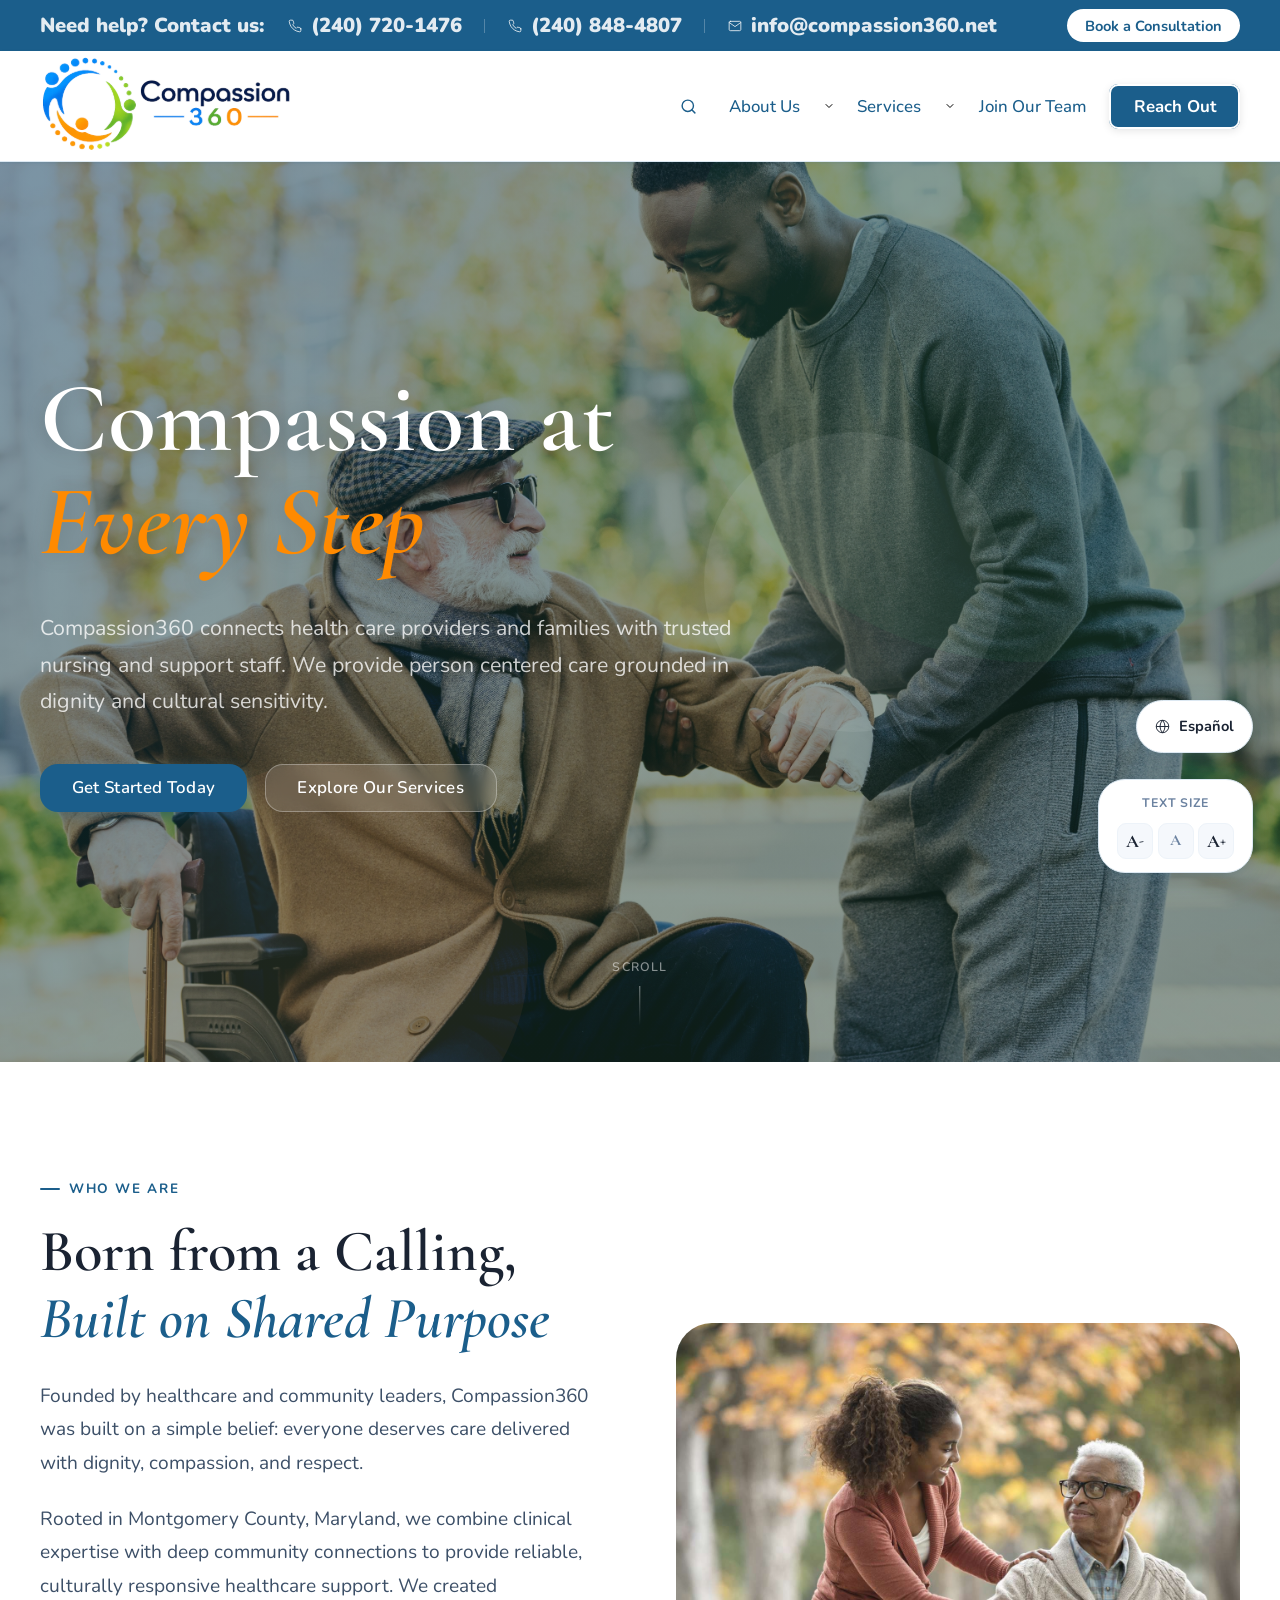
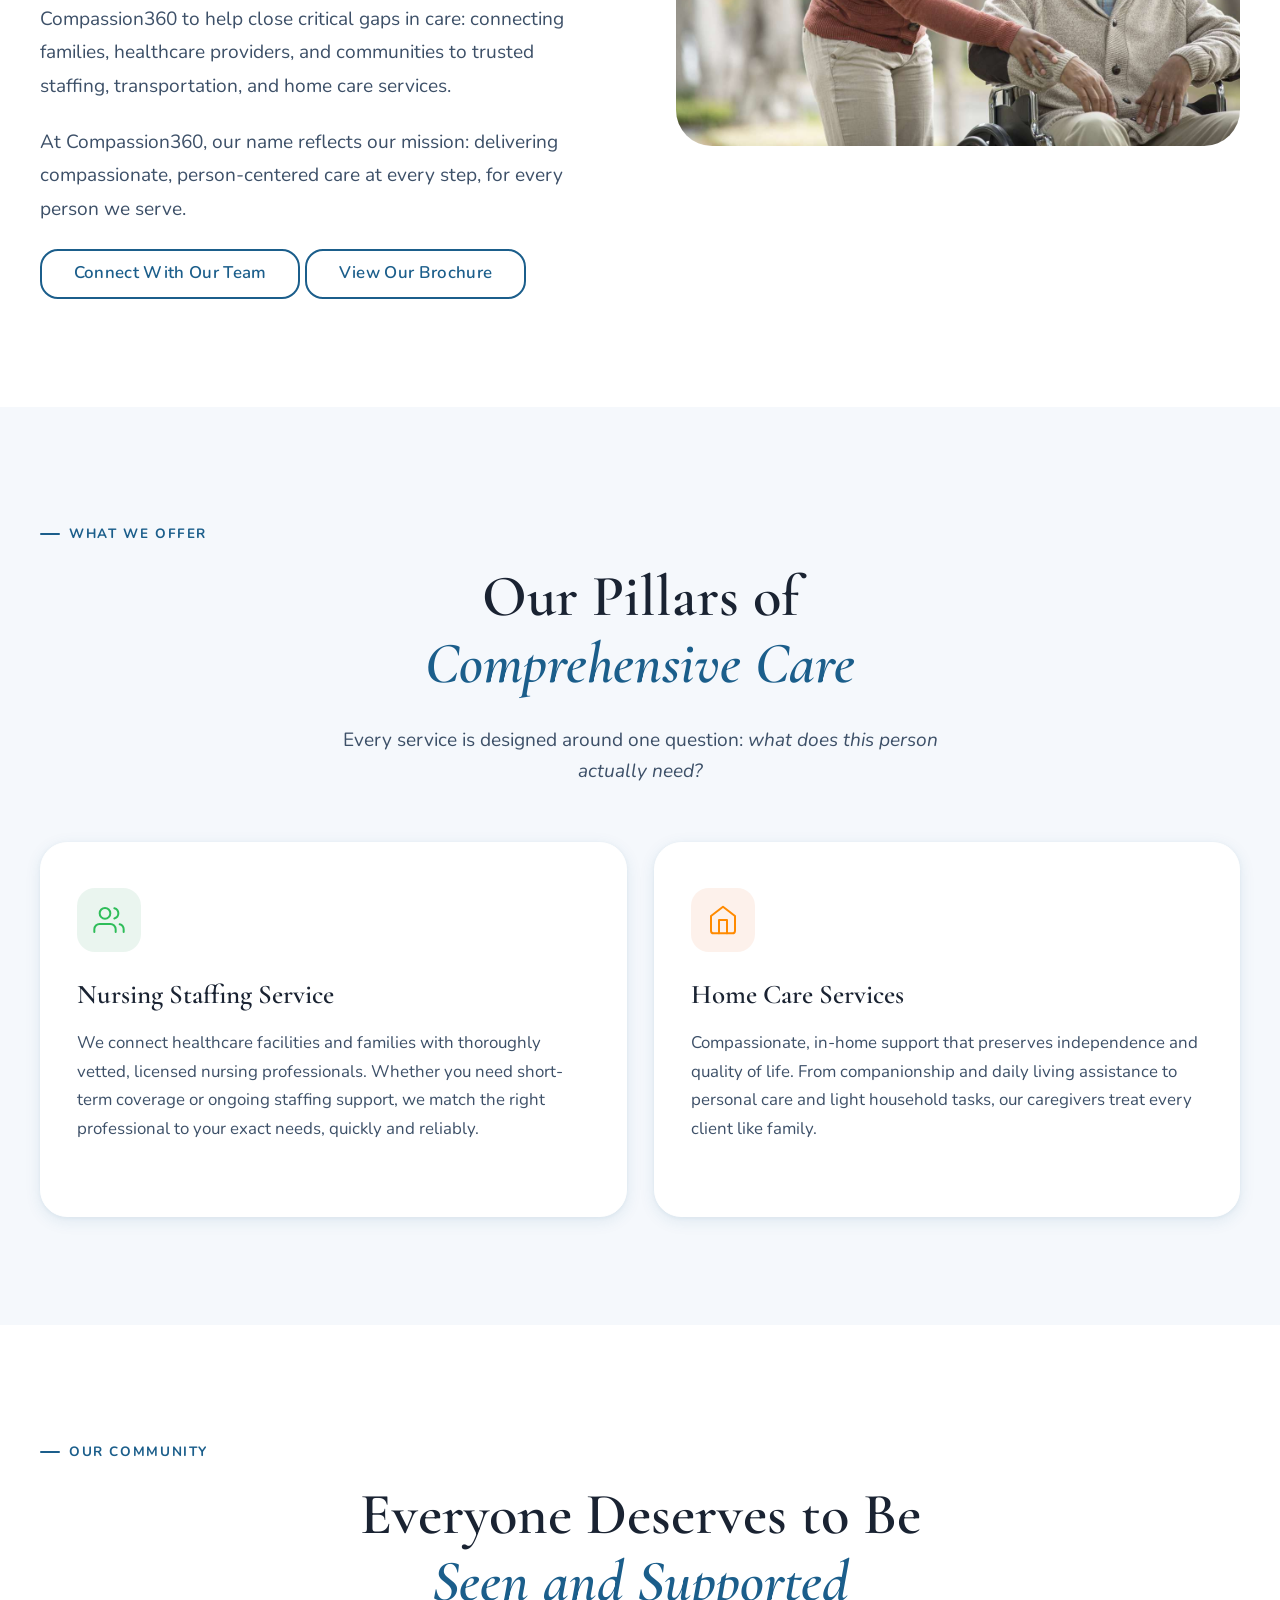
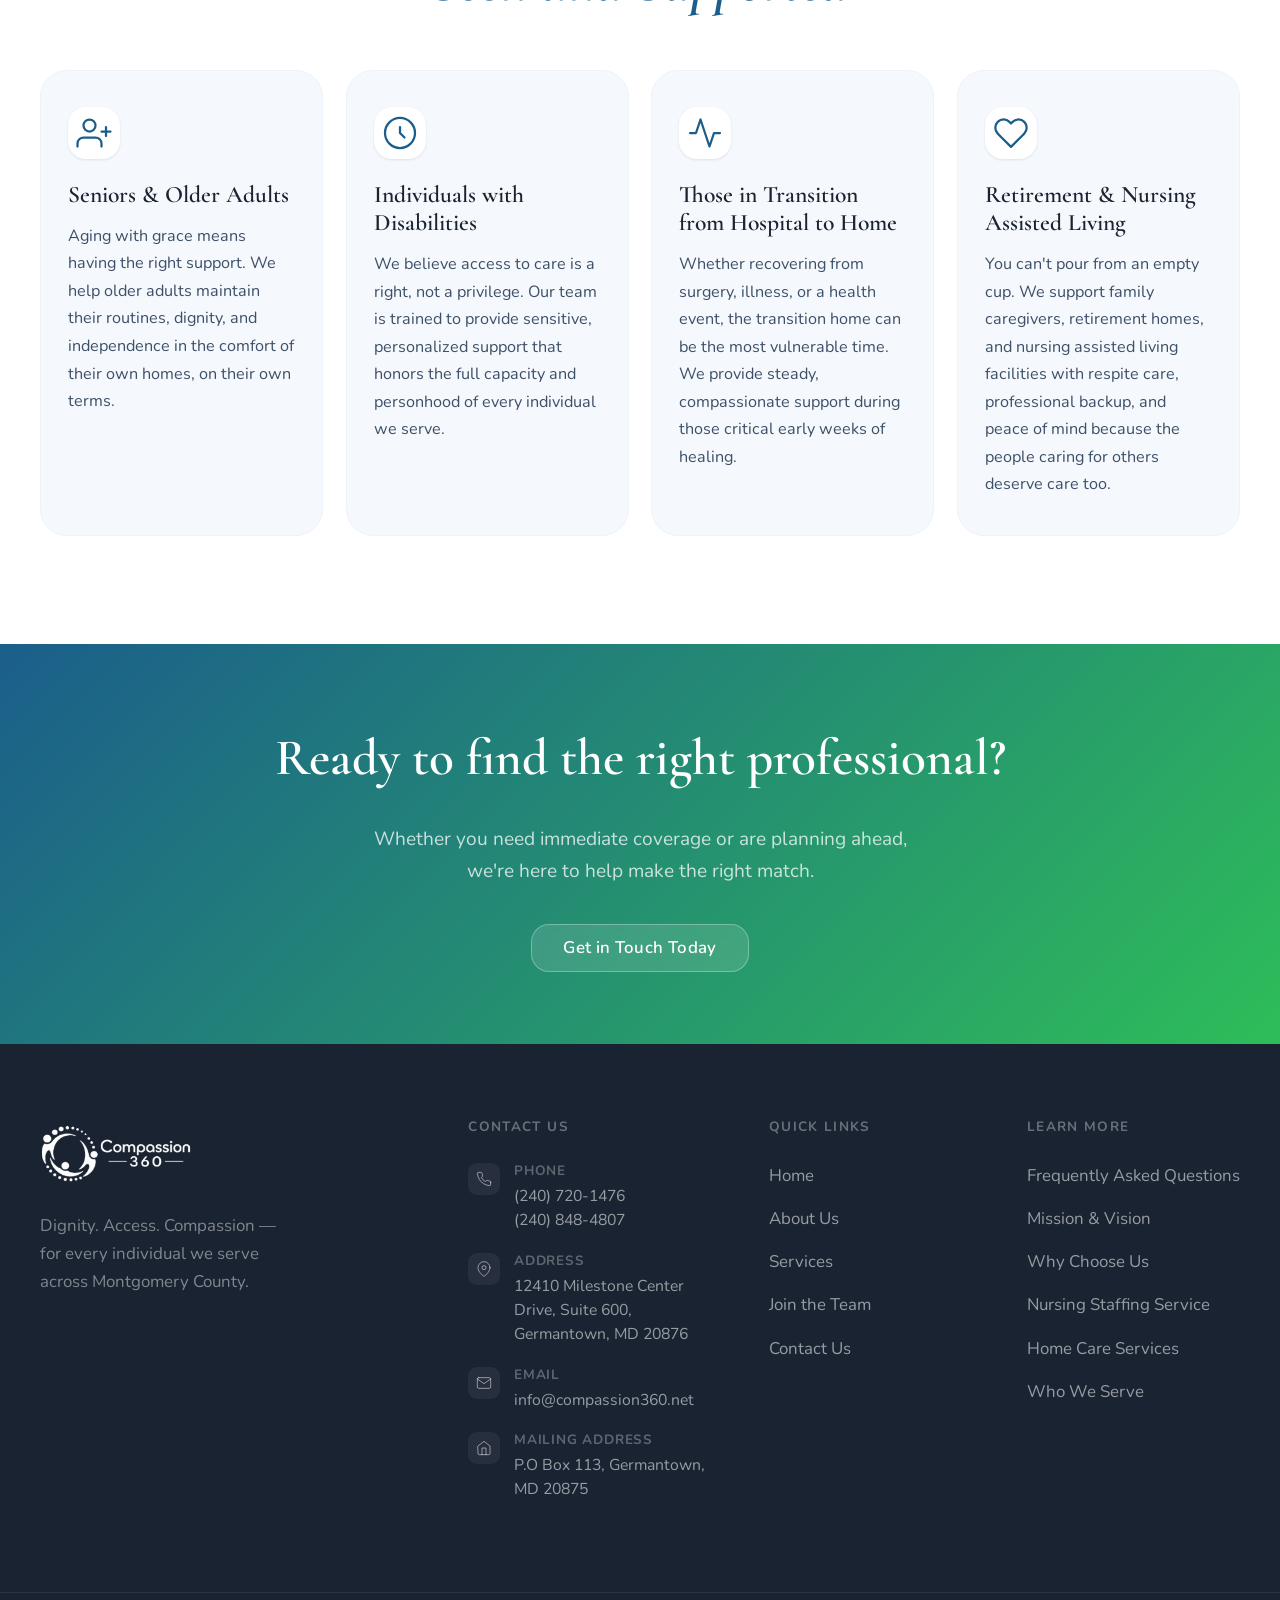
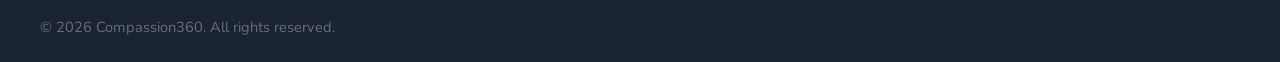
<file: index.html>
<!DOCTYPE html>
<html lang="en">
<head>
  <meta charset="UTF-8" />
  <meta name="viewport" content="width=device-width, initial-scale=1.0" />
  <title>Compassion360 — Comprehensive Care Connections and Compassion at Every Step</title>
  <link rel="preconnect" href="https://fonts.googleapis.com" />
  <link rel="preconnect" href="https://fonts.gstatic.com" crossorigin />
  <link href="https://fonts.googleapis.com/css2?family=Cormorant+Garamond:ital,wght@0,400;0,500;0,600;0,700;1,400;1,500&family=Nunito:wght@300;400;500;600;700&display=swap" rel="stylesheet" />
  <link rel="stylesheet" href="style.css" />
  <link rel="icon" type="image/png" sizes="16x16" href="icons/favicon-16x16.png" />
  <link rel="icon" type="image/png" sizes="32x32" href="icons/favicon-32x32.png"  />
  <link rel="apple-touch-icon" href="icons/apple-touch-icon.png" />
</head>
<body>

  <!-- Skip to main content (accessibility) -->
  <a href="#main" class="skip-link">Skip to main content</a>

  <!-- ── Top Contact Bar ── -->
    <!-- ── Fixed Header Wrapper ── -->
  <div class="site-header-wrapper">
    <div class="top-bar" role="complementary" aria-label="Quick contact information">
      <div class="container top-bar-inner">
        <div class="top-bar-items">
          <p class="top-bar-item">Need help? Contact us:</p>
          <a href="tel:+12407201476" class="top-bar-item">
            <svg width="14" height="14" viewBox="0 0 24 24" fill="none" aria-hidden="true">
              <path d="M22 16.92v3a2 2 0 0 1-2.18 2 19.79 19.79 0 0 1-8.63-3.07 19.5 19.5 0 0 1-6-6 19.79 19.79 0 0 1-3.07-8.67A2 2 0 0 1 4.11 2h3a2 2 0 0 1 2 1.72 12.84 12.84 0 0 0 .7 2.81 2 2 0 0 1-.45 2.11L8.09 9.91a16 16 0 0 0 6 6l1.27-1.27a2 2 0 0 1 2.11-.45 12.84 12.84 0 0 0 2.81.7A2 2 0 0 1 22 16.92z" stroke="currentColor" stroke-width="1.5" stroke-linecap="round" stroke-linejoin="round"/>
            </svg>
            (240) 720-1476  
          </a>
          <span class="top-bar-divider" aria-hidden="true"></span>
          <a href="tel:+12408484807" class="top-bar-item">
            <svg width="14" height="14" viewBox="0 0 24 24" fill="none" aria-hidden="true">
              <path d="M22 16.92v3a2 2 0 0 1-2.18 2 19.79 19.79 0 0 1-8.63-3.07 19.5 19.5 0 0 1-6-6 19.79 19.79 0 0 1-3.07-8.67A2 2 0 0 1 4.11 2h3a2 2 0 0 1 2 1.72 12.84 12.84 0 0 0 .7 2.81 2 2 0 0 1-.45 2.11L8.09 9.91a16 16 0 0 0 6 6l1.27-1.27a2 2 0 0 1 2.11-.45 12.84 12.84 0 0 0 2.81.7A2 2 0 0 1 22 16.92z" stroke="currentColor" stroke-width="1.5" stroke-linecap="round" stroke-linejoin="round"/>
            </svg>
            (240) 848-4807
          </a>

          <span class="top-bar-divider" aria-hidden="true"></span>

          <a href="mailto:info@compassion360.net" class="top-bar-item">
            <svg width="14" height="14" viewBox="0 0 24 24" fill="none" aria-hidden="true">
              <path d="M4 4h16c1.1 0 2 .9 2 2v12c0 1.1-.9 2-2 2H4c-1.1 0-2-.9-2-2V6c0-1.1.9-2 2-2z" stroke="currentColor" stroke-width="1.5" stroke-linecap="round" stroke-linejoin="round"/>
              <polyline points="22,6 12,13 2,6" stroke="currentColor" stroke-width="1.5" stroke-linecap="round" stroke-linejoin="round"/>
            </svg>
            info@compassion360.net
          </a>

        </div>

        <div class="top-bar-right">
          <a href="contact-us.html" class="top-bar-cta">Book a Consultation</a>
        </div>
      </div>
    </div>

  <!-- ── NAVIGATION ────────────────────────────────────── -->
    <header class="site-header " id="site-header">
      <nav class="nav container" aria-label="Main navigation">
        <a href="index.html" class="nav-logo">
          <img src="logo/new-logo.png" alt="Compassion360" class="nav-logo-img" />
        </a>

        <button class="nav-toggle" id="navToggle" aria-expanded="false" aria-controls="navMenu" aria-label="Toggle navigation">
          <span></span><span></span><span></span>
        </button>

        <ul class="nav-menu" id="navMenu" role="list">
          <li>
            <a href="search.html" class="nav-link nav-search-btn" aria-label="Search">
              <svg width="17" height="17" viewBox="0 0 24 24" fill="none" aria-hidden="true">
                <circle cx="11" cy="11" r="8" stroke="currentColor" stroke-width="2"/>
                <path d="M21 21l-4.35-4.35" stroke="currentColor" stroke-width="2" stroke-linecap="round"/>
              </svg>
            </a>
          </li>
          <li class="nav-dropdown">
            <div class="nav-dropdown-group">
              <a href="#about" class="nav-link">About Us</a>
              <button class="nav-dropdown-chevron" aria-expanded="false" aria-label="Toggle About submenu">
                <svg width="12" height="12" viewBox="0 0 24 24" fill="none" aria-hidden="true">
                  <path d="M6 9l6 6 6-6" stroke="currentColor" stroke-width="2" stroke-linecap="round" stroke-linejoin="round"/>
                </svg>
              </button>
            </div>
            <ul class="nav-dropdown-menu" role="list">
              <li><a href="mission.html" class="nav-dropdown-link">Mission &amp; Vision</a></li>
              <li><a href="why-us.html" class="nav-dropdown-link">Why Us</a></li>
            </ul>
          </li>
          <li class="nav-dropdown">
            <div class="nav-dropdown-group">
              <a href="services.html" class="nav-link">Services</a>
              <button class="nav-dropdown-chevron" aria-expanded="false" aria-label="Toggle About submenu">
                <svg width="12" height="12" viewBox="0 0 24 24" fill="none" aria-hidden="true">
                  <path d="M6 9l6 6 6-6" stroke="currentColor" stroke-width="2" stroke-linecap="round" stroke-linejoin="round"/>
                </svg>
              </button>
            </div>
            <ul class="nav-dropdown-menu" role="list">
              <li><a href="nursing.html" class="nav-dropdown-link">Nursing Staffing Service</a></li>
              <li><a href="homecare.html" class="nav-dropdown-link">Home Care Services</a></li>
            </ul>
          </li>
          <!-- <li><a href="#services" class="nav-link">Services</a></li> -->
          <li><a href="careers.html" class="nav-link">Join Our Team</a></li>
          <li><a href="contact-us.html" class="nav-link nav-cta">Reach Out</a></li>
        </ul>
      </nav>
    </header>

  </div>

  <main id="main">

    <!-- ── HERO ──────────────────────────────────────────── -->
    <section class="hero" id="hero" aria-labelledby="hero-heading">
      <div class="hero-bg" aria-hidden="true">
        <div class="hero-shape hero-shape--1"></div>
        <div class="hero-shape hero-shape--2"></div>
        <div class="hero-shape hero-shape--3"></div>
      </div>

      <div class="container hero-content">
        <!-- <div class="hero-badge">
          <svg width="14" height="14" viewBox="0 0 24 24" fill="none" aria-hidden="true"><path d="M12 2L15.09 8.26L22 9.27L17 14.14L18.18 21.02L12 17.77L5.82 21.02L7 14.14L2 9.27L8.91 8.26L12 2Z" fill="currentColor"/></svg>
          Serving Montgomery County &amp; Beyond
        </div> -->
        <h1 id="hero-heading" class="hero-heading">
          Compassion at<br />
          <em>Every Step</em>
        </h1>
        <p class="hero-sub">
          Compassion360 connects health care providers and families with trusted nursing and support staff. We provide person centered care grounded in dignity and cultural sensitivity.
        </p>
        <div class="hero-actions">
          <a href="contact-us.html" class="btn btn-primary">Get Started Today</a>
          <a href="services.html" class="btn btn-ghost">Explore Our Services</a>
        </div>
        <!-- <div class="hero-trust">
          <div class="trust-pill">
            <svg width="16" height="16" viewBox="0 0 24 24" fill="none" aria-hidden="true"><path d="M9 12L11 14L15 10M21 12C21 16.9706 16.9706 21 12 21C7.02944 21 3 16.9706 3 12C3 7.02944 7.02944 3 12 3C16.9706 3 21 7.02944 21 12Z" stroke="currentColor" stroke-width="2" stroke-linecap="round" stroke-linejoin="round"/></svg>
            Licensed Professionals
          </div>
          <div class="trust-pill">
            <svg width="16" height="16" viewBox="0 0 24 24" fill="none" aria-hidden="true"><path d="M9 12L11 14L15 10M21 12C21 16.9706 16.9706 21 12 21C7.02944 21 3 16.9706 3 12C3 7.02944 7.02944 3 12 3C16.9706 3 21 7.02944 21 12Z" stroke="currentColor" stroke-width="2" stroke-linecap="round" stroke-linejoin="round"/></svg>
            Culturally Competent
          </div>
          <div class="trust-pill">
            <svg width="16" height="16" viewBox="0 0 24 24" fill="none" aria-hidden="true"><path d="M9 12L11 14L15 10M21 12C21 16.9706 16.9706 21 12 21C7.02944 21 3 16.9706 3 12C3 7.02944 7.02944 3 12 3C16.9706 3 21 7.02944 21 12Z" stroke="currentColor" stroke-width="2" stroke-linecap="round" stroke-linejoin="round"/></svg>
            Affordable Care
          </div>
        </div> -->
      </div>

      <div class="hero-scroll" aria-hidden="true">
        <span>Scroll</span>
        <div class="scroll-line"></div>
      </div>
    </section>

    <!-- ── ABOUT ──────────────────────────────────────────── -->
    <section class="section about" id="about" aria-labelledby="about-heading">
      <div class="container about-grid">
        <!-- <div class="about-visual" aria-hidden="true">
          <div class="visual-card visual-card--primary">
            <div class="visual-icon">
              <svg width="40" height="40" viewBox="0 0 24 24" fill="none"><path d="M20.84 4.61a5.5 5.5 0 0 0-7.78 0L12 5.67l-1.06-1.06a5.5 5.5 0 0 0-7.78 7.78l1.06 1.06L12 21.23l7.78-7.78 1.06-1.06a5.5 5.5 0 0 0 0-7.78z" stroke="currentColor" stroke-width="1.5" stroke-linecap="round" stroke-linejoin="round"/></svg>
            </div>
            <p class="visual-card-label">Founded on Dignity</p>
          </div>
          <div class="visual-card visual-card--secondary">
            <div class="visual-stat">360°</div>
            <p class="visual-card-label">Whole-Person Care</p>
          </div>
          <div class="visual-card visual-card--accent">
            <div class="visual-icon">
              <svg width="40" height="40" viewBox="0 0 24 24" fill="none"><circle cx="12" cy="8" r="4" stroke="currentColor" stroke-width="1.5"/><path d="M6 20v-2a6 6 0 0 1 12 0v2" stroke="currentColor" stroke-width="1.5" stroke-linecap="round"/></svg>
            </div>
            <p class="visual-card-label">3 Dedicated Leaders</p>
          </div>
        </div> -->

        <div class="about-text">
          <div class="section-label">Who We Are</div>
          <h2 id="about-heading" class="section-heading">
            Born from a Calling,<br /><em>Built on Shared Purpose</em>
          </h2>
          <p class="body-text">
            Founded by healthcare and community leaders, Compassion360 was built on a simple belief: everyone deserves care delivered with dignity, compassion, and respect.
          </p>
          <p class="body-text">
            Rooted in Montgomery County, Maryland, we combine clinical expertise with deep community connections to provide reliable, culturally responsive healthcare support. We created Compassion360 to help close critical gaps in care: connecting families, healthcare providers, and communities to trusted staffing, transportation, and home care services.          </p>
          <p class="body-text">
          At Compassion360, our name reflects our mission: delivering compassionate, person-centered care at every step, for every person we serve.          </p>
          <a href="contact-us.html" class="btn btn-outline">Connect With Our Team</a>
          <a href="documents/Compassion360-Brochure.pdf" target="_blank" class="btn btn-outline">
            View Our Brochure
          </a>
        </div>

        <div class="service-intro-image">
          <!--
            TO ADD YOUR IMAGE:
            Replace the content below with:
            <img src="nursing-detail.jpg" alt="Nursing staff referral team" />
          -->
            <img src="photos/pic_12.jpg" alt="Caregiver assisting an older adult with a walk outside" />
          <!-- <svg width="52" height="52" viewBox="0 0 24 24" fill="none">
            <rect x="3" y="3" width="18" height="18" rx="2" stroke="currentColor" stroke-width="1.5"/>
            <circle cx="8.5" cy="8.5" r="1.5" stroke="currentColor" stroke-width="1.5"/>
            <path d="M21 15l-5-5L5 21" stroke="currentColor" stroke-width="1.5" stroke-linecap="round"/>
          </svg> -->
          <!-- <span class="img-placeholder-text">Add your image here</span> -->
        </div>
      </div>
    </section>

    <!-- ── SERVICES ───────────────────────────────────────── -->
    <section class="section services" id="services" aria-labelledby="services-heading">
      <div class="container">
        <div class="section-header">
          <div class="section-label">What We Offer</div>
          <h2 id="services-heading" class="section-heading centered">
            Our Pillars of<br /><em>Comprehensive Care</em>
          </h2>
          <p class="section-sub centered">
            Every service is designed around one question: <em>what does this person actually need?</em>
          </p>
        </div>

        <div class="services-grid" role="list">

          <article class="service-card service-card--featured" role="listitem" >
            <a href="nursing.html" class="service-link">
            <div class="service-icon service-icon--green" aria-hidden="true">
              <svg width="32" height="32" viewBox="0 0 24 24" fill="none"><path d="M17 21v-2a4 4 0 0 0-4-4H5a4 4 0 0 0-4 4v2" stroke="currentColor" stroke-width="1.5" stroke-linecap="round" stroke-linejoin="round"/><circle cx="9" cy="7" r="4" stroke="currentColor" stroke-width="1.5"/><path d="M23 21v-2a4 4 0 0 0-3-3.87" stroke="currentColor" stroke-width="1.5" stroke-linecap="round" stroke-linejoin="round"/><path d="M16 3.13a4 4 0 0 1 0 7.75" stroke="currentColor" stroke-width="1.5" stroke-linecap="round" stroke-linejoin="round"/></svg>            </div>
            <h3 class="service-title">Nursing Staffing Service</h3>
            <p class="service-desc">
              We connect healthcare facilities and families with thoroughly vetted, licensed nursing professionals. Whether you need short-term coverage or ongoing staffing support, we match the right professional to your exact needs, quickly and reliably.
            </p>
            <!-- <ul class="service-features" aria-label="Features">
              <li>Licensed RNs, LPNs &amp; CNAs</li>
              <li>Flexible scheduling options</li>
              <li>Thorough background screening</li>
            </ul> -->
            </a>
          </article>

          <!-- <article class="service-card service-card--featured" role="listitem">
            <!-- <div class="service-badge">Most Requested</div> -->
            <!-- <div class="service-icon service-icon--blue" aria-hidden="true">
              <svg width="32" height="32" viewBox="0 0 24 24" fill="none"><rect x="1" y="3" width="15" height="13" rx="2" stroke="currentColor" stroke-width="1.5"/><path d="M16 8h4l3 3v5h-7V8Z" stroke="currentColor" stroke-width="1.5" stroke-linecap="round" stroke-linejoin="round"/><circle cx="5.5" cy="18.5" r="2.5" stroke="currentColor" stroke-width="1.5"/><circle cx="18.5" cy="18.5" r="2.5" stroke="currentColor" stroke-width="1.5"/></svg>
            </div> -->
            <!-- <h3 class="service-title">Specimen Transportation</h3> -->
            <!-- <p class="service-desc">
              Timely, compliant, and secure transport of biological specimens between healthcare facilities, clinics, and laboratories. Our trained couriers follow strict chain-of-custody protocols to protect integrity and patient outcomes at every step.
            </p>
            <ul class="service-features" aria-label="Features">
              <li>Chain-of-custody compliant</li>
              <li>Temperature-controlled transport</li>
              <li>Real-time tracking &amp; reporting</li>
            </ul> -->
          <!-- </article> -->

          <article class="service-card service-card--featured" role="listitem">
            <a href="homecare.html" class="service-link">
            <div class="service-icon service-icon--peach" aria-hidden="true">
              <svg width="32" height="32" viewBox="0 0 24 24" fill="none"><path d="M3 9l9-7 9 7v11a2 2 0 0 1-2 2H5a2 2 0 0 1-2-2z" stroke="currentColor" stroke-width="1.5" stroke-linecap="round" stroke-linejoin="round"/><polyline points="9,22 9,12 15,12 15,22" stroke="currentColor" stroke-width="1.5" stroke-linecap="round" stroke-linejoin="round"/></svg>
            </div>
            <h3 class="service-title">Home Care Services</h3>
            <p class="service-desc">
              Compassionate, in-home support that preserves independence and quality of life. From companionship and daily living assistance to personal care and light household tasks, our caregivers treat every client like family.
            </p>
            <!-- <ul class="service-features" aria-label="Features">
              <li>Daily living assistance</li>
              <li>Companionship &amp; engagement</li>
              <li>Respite care for families</li>
            </ul> -->
            </a>
          </article>

        </div>
      </div>
    </section>

    <!-- ── WHO WE SERVE ────────────────────────────────────── -->
    <section class="section who-we-serve" id="who-we-serve" aria-labelledby="serve-heading">
      <div class="container">
        <div class="section-header">
          <div class="section-label">Our Community</div>
          <h2 id="serve-heading" class="section-heading centered">
            Everyone Deserves to Be<br /><em>Seen and Supported</em>
          </h2>
        </div>

        <div class="serve-grid">
          <div class="serve-card">
            <div class="serve-icon" aria-hidden="true">
              <svg width="36" height="36" viewBox="0 0 24 24" fill="none"><path d="M17 21v-2a4 4 0 0 0-4-4H5a4 4 0 0 0-4 4v2" stroke="currentColor" stroke-width="1.5" stroke-linecap="round"/><circle cx="9" cy="7" r="4" stroke="currentColor" stroke-width="1.5"/><path d="M23 11h-6M20 8v6" stroke="currentColor" stroke-width="1.5" stroke-linecap="round"/></svg>
            </div>
            <h3 class="serve-title">Seniors &amp; Older Adults</h3>
            <p class="serve-desc">Aging with grace means having the right support. We help older adults maintain their routines, dignity, and independence in the comfort of their own homes, on their own terms.</p>
          </div>

          <div class="serve-card">
            <div class="serve-icon" aria-hidden="true">
              <svg width="36" height="36" viewBox="0 0 24 24" fill="none"><circle cx="12" cy="12" r="10" stroke="currentColor" stroke-width="1.5"/><path d="M12 8v4l3 3" stroke="currentColor" stroke-width="1.5" stroke-linecap="round"/></svg>
            </div>
            <h3 class="serve-title">Individuals with Disabilities</h3>
            <p class="serve-desc">We believe access to care is a right, not a privilege. Our team is trained to provide sensitive, personalized support that honors the full capacity and personhood of every individual we serve.</p>
          </div>

          <div class="serve-card">
            <div class="serve-icon" aria-hidden="true">
              <svg width="36" height="36" viewBox="0 0 24 24" fill="none"><path d="M22 12h-4l-3 9L9 3l-3 9H2" stroke="currentColor" stroke-width="1.5" stroke-linecap="round" stroke-linejoin="round"/></svg>
            </div>
            <h3 class="serve-title">Those in Transition from Hospital to Home</h3>
            <p class="serve-desc">Whether recovering from surgery, illness, or a health event, the transition home can be the most vulnerable time. We provide steady, compassionate support during those critical early weeks of healing.</p>
          </div>

          <div class="serve-card">
            <div class="serve-icon" aria-hidden="true">
              <svg width="36" height="36" viewBox="0 0 24 24" fill="none"><path d="M20.84 4.61a5.5 5.5 0 0 0-7.78 0L12 5.67l-1.06-1.06a5.5 5.5 0 0 0-7.78 7.78l1.06 1.06L12 21.23l7.78-7.78 1.06-1.06a5.5 5.5 0 0 0 0-7.78z" stroke="currentColor" stroke-width="1.5" stroke-linecap="round" stroke-linejoin="round"/></svg>
            </div>
            <h3 class="serve-title">Retirement &amp; Nursing Assisted Living</h3>
            <p class="serve-desc">You can't pour from an empty cup. We support family caregivers, retirement homes, and nursing assisted living facilities with respite care, professional backup, and peace of mind because the people caring for others deserve care too.</p>
          </div>
        </div>
      </div>
    </section>

    <!-- ── WHY COMPASSION360 ───────────────────────────────── -->
    <!-- <section class="section why-us" id="why-us" aria-labelledby="why-heading">
      <div class="container why-grid">
        <div class="why-text">
          <div class="section-label">Our Difference</div>
          <h2 id="why-heading" class="section-heading">
            Care That Goes<br /><em>Further</em>
          </h2>
          <p class="body-text">We're not just another agency. We were built from within this community — and we carry that responsibility in everything we do.</p>
          <a href="#contact" class="btn btn-primary" style="margin-top:2rem">Talk to Our Team</a>
        </div>

        <div class="why-pillars">
          <div class="pillar">
            <div class="pillar-num" aria-hidden="true">01</div>
            <div class="pillar-content">
              <h3 class="pillar-title">Affordable Without Compromise</h3>
              <p class="pillar-desc">Quality care shouldn't come with a price that puts families in hardship. We structure our services to be genuinely accessible to the communities that need us most.</p>
            </div>
          </div>

          <div class="pillar">
            <div class="pillar-num" aria-hidden="true">02</div>
            <div class="pillar-content">
              <h3 class="pillar-title">Cultural Competency</h3>
              <p class="pillar-desc">Montgomery County is one of the most diverse communities in the country. Our team reflects that diversity — and we meet every client in their cultural context with respect and understanding.</p>
            </div>
          </div>

          <div class="pillar">
            <div class="pillar-num" aria-hidden="true">03</div>
            <div class="pillar-content">
              <h3 class="pillar-title">Experienced, Vetted Team</h3>
              <p class="pillar-desc">Every professional in our network is licensed, thoroughly screened, and chosen not just for their credentials — but for their character and commitment to the people in their care.</p>
            </div>
          </div>

          <div class="pillar">
            <div class="pillar-num" aria-hidden="true">04</div>
            <div class="pillar-content">
              <h3 class="pillar-title">Montgomery County Roots</h3>
              <p class="pillar-desc">We live and work in the same community we serve. That's not just a talking point — it means we're accountable, reachable, and genuinely invested in the wellbeing of our neighbors.</p>
            </div>
          </div>
        </div>
      </div>
    </section> -->

    <!-- ── MISSION & VISION ───────────────────────────────── -->
    <!-- <section class="section mission" id="mission" aria-labelledby="mission-heading">
      <div class="mission-bg" aria-hidden="true">
        <div class="mission-shape"></div>
      </div>
      <div class="container mission-inner">
        <div class="section-label light">Our Purpose</div>
        <h2 id="mission-heading" class="section-heading centered light">
          Guided by Mission,<br /><em>Driven by Vision</em>
        </h2>

        <div class="mission-cards">
          <div class="mission-card">
            <div class="mission-card-icon" aria-hidden="true">
              <svg width="28" height="28" viewBox="0 0 24 24" fill="none"><path d="M20.84 4.61a5.5 5.5 0 0 0-7.78 0L12 5.67l-1.06-1.06a5.5 5.5 0 0 0-7.78 7.78l1.06 1.06L12 21.23l7.78-7.78 1.06-1.06a5.5 5.5 0 0 0 0-7.78z" stroke="currentColor" stroke-width="1.5" stroke-linecap="round" stroke-linejoin="round"/></svg>
            </div>
            <h3 class="mission-card-title">Our Mission</h3>
            <p class="mission-card-text">
              To deliver compassionate, culturally sensitive, and affordable care services that uphold the dignity of every individual — connecting trusted professionals with those who need them most, right here in our community.
            </p>
          </div>

          <div class="mission-card">
            <div class="mission-card-icon" aria-hidden="true">
              <svg width="28" height="28" viewBox="0 0 24 24" fill="none"><circle cx="12" cy="12" r="10" stroke="currentColor" stroke-width="1.5"/><circle cx="12" cy="12" r="3" stroke="currentColor" stroke-width="1.5"/><path d="M12 2v4M12 18v4M2 12h4M18 12h4" stroke="currentColor" stroke-width="1.5" stroke-linecap="round"/></svg>
            </div>
            <h3 class="mission-card-title">Our Vision</h3>
            <p class="mission-card-text">
              To become a nationally recognized model for inclusive, whole-person care — expanding our footprint beyond Montgomery County to serve underserved communities across the country, proving that dignity and access are not luxuries.
            </p>
          </div>
        </div>

        <blockquote class="mission-quote">
          <p>"Care is not a transaction. It is a relationship — and we take that responsibility seriously."</p>
          <cite>— The Founders of Compassion360</cite>
        </blockquote>
      </div>
    </section> -->

     <!-- ── CTA ── -->
    <section class="cta-section">
      <div class="container">
        <h2>Ready to find the right professional?</h2>
        <p>Whether you need immediate coverage or are planning ahead, we're here to help make the right match.</p>
        <a href="contact-us.html" class="btn btn-ghost">Get in Touch Today</a>
      </div>
    </section>


    <!-- ── CONTACT ────────────────────────────────────────── -->
    <!-- <section class="section contact" id="contact" aria-labelledby="contact-heading">
      <div class="container contact-grid">

        <div class="contact-info">
          <div class="section-label">Get in Touch</div>
          <h2 id="contact-heading" class="section-heading">
            We'd Love to<br /><em>Hear From You</em>
          </h2>
          <p class="body-text">Whether you're a family exploring care options, a facility seeking staffing support, or a professional looking to join our network — we're here and ready to listen.</p>

          <div class="contact-details">
            <div class="contact-detail">
              <div class="contact-detail-icon" aria-hidden="true">
                <svg width="20" height="20" viewBox="0 0 24 24" fill="none"><path d="M21 10c0 7-9 13-9 13s-9-6-9-13a9 9 0 0 1 18 0z" stroke="currentColor" stroke-width="1.5" stroke-linecap="round" stroke-linejoin="round"/><circle cx="12" cy="10" r="3" stroke="currentColor" stroke-width="1.5"/></svg>
              </div>
              <div>
                <p class="contact-detail-label">Location</p>
                <p class="contact-detail-value">Montgomery County, Maryland</p>
              </div>
            </div>

            <div class="contact-detail">
              <div class="contact-detail-icon" aria-hidden="true">
                <svg width="20" height="20" viewBox="0 0 24 24" fill="none"><path d="M22 16.92v3a2 2 0 0 1-2.18 2 19.79 19.79 0 0 1-8.63-3.07 19.5 19.5 0 0 1-6-6 19.79 19.79 0 0 1-3.07-8.67A2 2 0 0 1 4.11 2h3a2 2 0 0 1 2 1.72 12.84 12.84 0 0 0 .7 2.81 2 2 0 0 1-.45 2.11L8.09 9.91a16 16 0 0 0 6 6l1.27-1.27a2 2 0 0 1 2.11-.45 12.84 12.84 0 0 0 2.81.7A2 2 0 0 1 22 16.92z" stroke="currentColor" stroke-width="1.5" stroke-linecap="round" stroke-linejoin="round"/></svg>
              </div>
              <div>
                <p class="contact-detail-label">Phone</p>
                <p class="contact-detail-value">(301) 555-0190</p>
              </div>
            </div>

            <div class="contact-detail">
              <div class="contact-detail-icon" aria-hidden="true">
                <svg width="20" height="20" viewBox="0 0 24 24" fill="none"><path d="M4 4h16c1.1 0 2 .9 2 2v12c0 1.1-.9 2-2 2H4c-1.1 0-2-.9-2-2V6c0-1.1.9-2 2-2z" stroke="currentColor" stroke-width="1.5" stroke-linecap="round" stroke-linejoin="round"/><polyline points="22,6 12,13 2,6" stroke="currentColor" stroke-width="1.5" stroke-linecap="round" stroke-linejoin="round"/></svg>
              </div>
              <div>
                <p class="contact-detail-label">Email</p>
                <p class="contact-detail-value">hello@compassion360.care</p>
              </div>
            </div>
          </div>
        </div>

        <div class="contact-form-wrap">
          <form class="contact-form" id="contactForm" novalidate aria-label="Contact form">
            <div class="form-row">
              <div class="form-group">
                <label for="name" class="form-label">Full Name <span aria-hidden="true">*</span></label>
                <input type="text" id="name" name="name" class="form-input" placeholder="Your full name" required autocomplete="name" />
                <span class="form-error" id="name-error" role="alert" aria-live="polite"></span>
              </div>
              <div class="form-group">
                <label for="phone" class="form-label">Phone Number</label>
                <input type="tel" id="phone" name="phone" class="form-input" placeholder="(301) 555-0000" autocomplete="tel" />
              </div>
            </div>

            <div class="form-group">
              <label for="email" class="form-label">Email Address <span aria-hidden="true">*</span></label>
              <input type="email" id="email" name="email" class="form-input" placeholder="your@email.com" required autocomplete="email" />
              <span class="form-error" id="email-error" role="alert" aria-live="polite"></span>
            </div>

            <div class="form-group">
              <label for="subject" class="form-label">How Can We Help?</label>
              <select id="subject" name="subject" class="form-input form-select">
                <option value="" disabled selected>Select a topic</option>
                <option value="nursing">Nursing Staff Referrals</option>
                <!-- <option value="specimen">Specimen Transportation</option> -->
                <!-- <option value="homecare">Non-Medical Home Care</option>
                <option value="general">General Inquiry</option>
                <option value="join">Join Our Network</option>
              </select>
            </div>

            <div class="form-group">
              <label for="message" class="form-label">Your Message <span aria-hidden="true">*</span></label>
              <textarea id="message" name="message" class="form-input form-textarea" placeholder="Tell us a bit about your situation or what you're looking for..." required rows="5"></textarea>
              <span class="form-error" id="message-error" role="alert" aria-live="polite"></span>
            </div>

            <button type="submit" class="btn btn-primary btn-full" id="submitBtn">
              Send Message
              <svg width="16" height="16" viewBox="0 0 24 24" fill="none" aria-hidden="true"><path d="M22 2L11 13M22 2L15 22l-4-9-9-4 20-7z" stroke="currentColor" stroke-width="2" stroke-linecap="round" stroke-linejoin="round"/></svg>
            </button>

            <div class="form-success" id="formSuccess" aria-live="polite" role="status" hidden>
              <svg width="20" height="20" viewBox="0 0 24 24" fill="none" aria-hidden="true"><path d="M9 12L11 14L15 10M21 12C21 16.9706 16.9706 21 12 21C7.02944 21 3 16.9706 3 12C3 7.02944 7.02944 3 12 3C16.9706 3 21 7.02944 21 12Z" stroke="currentColor" stroke-width="2" stroke-linecap="round" stroke-linejoin="round"/></svg>
              Thank you! We'll be in touch within one business day.
            </div>
          </form>
        </div>

      </div>
    </section> -->

  </main>

  <!-- ── FOOTER ─────────────────────────────────────────── -->
  <footer class="footer-new" role="contentinfo">
    <div class="container footer-new-inner">

      <!-- Brand -->
      <div class="footer-new-brand">
        <a href="index.html" class="nav-logo" aria-label="Compassion360 home">
          <img src="logo/new-logo.png" alt="Compassion360" class="nav-logo-img footer-logo-img" />
        </a>
        <p class="footer-tagline">Dignity. Access. Compassion — for every individual we serve across Montgomery County.</p>
      </div>

      <!-- Contact Info -->
      <div class="footer-new-contact">
        <h3>Contact Us</h3>

        <div class="footer-contact-item">
          <div class="footer-contact-item-icon">
            <svg width="16" height="16" viewBox="0 0 24 24" fill="none">
              <path d="M22 16.92v3a2 2 0 0 1-2.18 2 19.79 19.79 0 0 1-8.63-3.07 19.5 19.5 0 0 1-6-6 19.79 19.79 0 0 1-3.07-8.67A2 2 0 0 1 4.11 2h3a2 2 0 0 1 2 1.72 12.84 12.84 0 0 0 .7 2.81 2 2 0 0 1-.45 2.11L8.09 9.91a16 16 0 0 0 6 6l1.27-1.27a2 2 0 0 1 2.11-.45 12.84 12.84 0 0 0 2.81.7A2 2 0 0 1 22 16.92z" stroke="currentColor" stroke-width="1.5" stroke-linecap="round" stroke-linejoin="round"/>
            </svg>
          </div>
          <div class="footer-contact-item-text">
            <strong>Phone</strong>
            (240) 720-1476 <br>
            (240) 848-4807
          </div>
        </div>

        <div class="footer-contact-item">
          <div class="footer-contact-item-icon">
            <svg width="16" height="16" viewBox="0 0 24 24" fill="none">
              <path d="M21 10c0 7-9 13-9 13s-9-6-9-13a9 9 0 0 1 18 0z" stroke="currentColor" stroke-width="1.5" stroke-linecap="round" stroke-linejoin="round"/>
              <circle cx="12" cy="10" r="3" stroke="currentColor" stroke-width="1.5"/>
            </svg>
          </div>
          <div class="footer-contact-item-text">
            <strong>Address</strong>
            12410 Milestone Center Drive, Suite 600, Germantown, MD 20876
          </div>
        </div>

        <div class="footer-contact-item">
          <div class="footer-contact-item-icon">
            <svg width="16" height="16" viewBox="0 0 24 24" fill="none">
              <path d="M4 4h16c1.1 0 2 .9 2 2v12c0 1.1-.9 2-2 2H4c-1.1 0-2-.9-2-2V6c0-1.1.9-2 2-2z" stroke="currentColor" stroke-width="1.5" stroke-linecap="round" stroke-linejoin="round"/>
              <polyline points="22,6 12,13 2,6" stroke="currentColor" stroke-width="1.5" stroke-linecap="round" stroke-linejoin="round"/>
            </svg>
          </div>
          <div class="footer-contact-item-text">
            <strong>Email</strong>
            info@compassion360.net
          </div>
        </div>
        <div class="footer-contact-item">
          <div class="footer-contact-item-icon">
            <svg width="16" height="16" viewBox="0 0 24 24" fill="none">
              <path d="M3 9l9-7 9 7v11a2 2 0 0 1-2 2H5a2 2 0 0 1-2-2z" stroke="currentColor" stroke-width="1.5" stroke-linecap="round" stroke-linejoin="round"/>
              <polyline points="9,22 9,12 15,12 15,22" stroke="currentColor" stroke-width="1.5" stroke-linecap="round" stroke-linejoin="round"/>
            </svg>
          </div>
          <div class="footer-contact-item-text">
            <strong>Mailing Address</strong>
            P.O Box 113, Germantown, MD 20875
          </div>
        </div>
      </div>

      <!-- Quick Links -->
      <div class="footer-new-links">
        <h3>Quick Links</h3>
        <ul>
          <li><a href="index.html">Home</a></li>
          <li><a href="index.html#about">About Us</a></li>
          <li><a href="services.html">Services</a></li>
          <li><a href="careers.html">Join the Team</a></li>
          <li><a href="contact-us.html">Contact Us</a></li>
        </ul>
      </div>

      <!-- Self Help -->
      <div class="footer-new-links">
        <h3>Learn More</h3>
        <ul>
          <li><a href="resources.html">Frequently Asked Questions</a></li>
          <li><a href="mission.html">Mission &amp; Vision</a></li>
          <li><a href="why-us.html">Why Choose Us</a></li>
          <li><a href="nursing.html">Nursing Staffing Service</a></li>
          <li><a href="homecare.html">Home Care Services</a></li>
          <li><a href="index.html#who-we-serve">Who We Serve</a></li>
          <!-- <li><a href="index.html#contact">Join Our Network</a></li> -->
        </ul>
      </div>

    </div>

    <div class="footer-bottom">
      <div class="container footer-bottom-inner">
        <p>&copy; 2026 Compassion360. All rights reserved.</p>
        <!-- <p>Serving Montgomery County, Maryland &amp; surrounding areas.</p> -->
      </div>
    </div>
  </footer>

  <!-- ── Accessibility Font Resizer ── -->
  <div class="font-resizer" role="toolbar" aria-label="Text size controls">
  <span class="font-resizer-label">Text Size</span>
  <div class="font-resizer-buttons">
    <button class="font-resizer-btn" id="fontDecrease" aria-label="Decrease text size" title="Decrease text size">
      A<sup>-</sup>
    </button>
    <button class="font-resizer-btn font-resizer-btn--reset" id="fontReset" aria-label="Reset text size" title="Reset to default">
      A
    </button>
    <button class="font-resizer-btn" id="fontIncrease" aria-label="Increase text size" title="Increase text size">
      A<sup>+</sup>
    </button>
  </div>
  </div>

  <script src="//code.tidio.co/3iylxfdtafnkcnaaygfnmssbmxgtjrqh.js" async></script>
  <script src="script.js"></script>

  <a href="https://translate.google.com/translate?sl=en&tl=es&u=https://www.compassion360.net"
    target="_blank"
    rel="noopener"
    class="translate-btn"
    aria-label="View this site in Spanish">
    <svg width="15" height="15" viewBox="0 0 24 24" fill="none" aria-hidden="true">
      <circle cx="12" cy="12" r="10" stroke="currentColor" stroke-width="1.5"/>
      <path d="M2 12h20M12 2a15.3 15.3 0 0 1 4 10 15.3 15.3 0 0 1-4 10 15.3 15.3 0 0 1-4-10 15.3 15.3 0 0 1 4-10z" stroke="currentColor" stroke-width="1.5"/>
    </svg>
    Español
  </a>
</body>
</html>
</file>
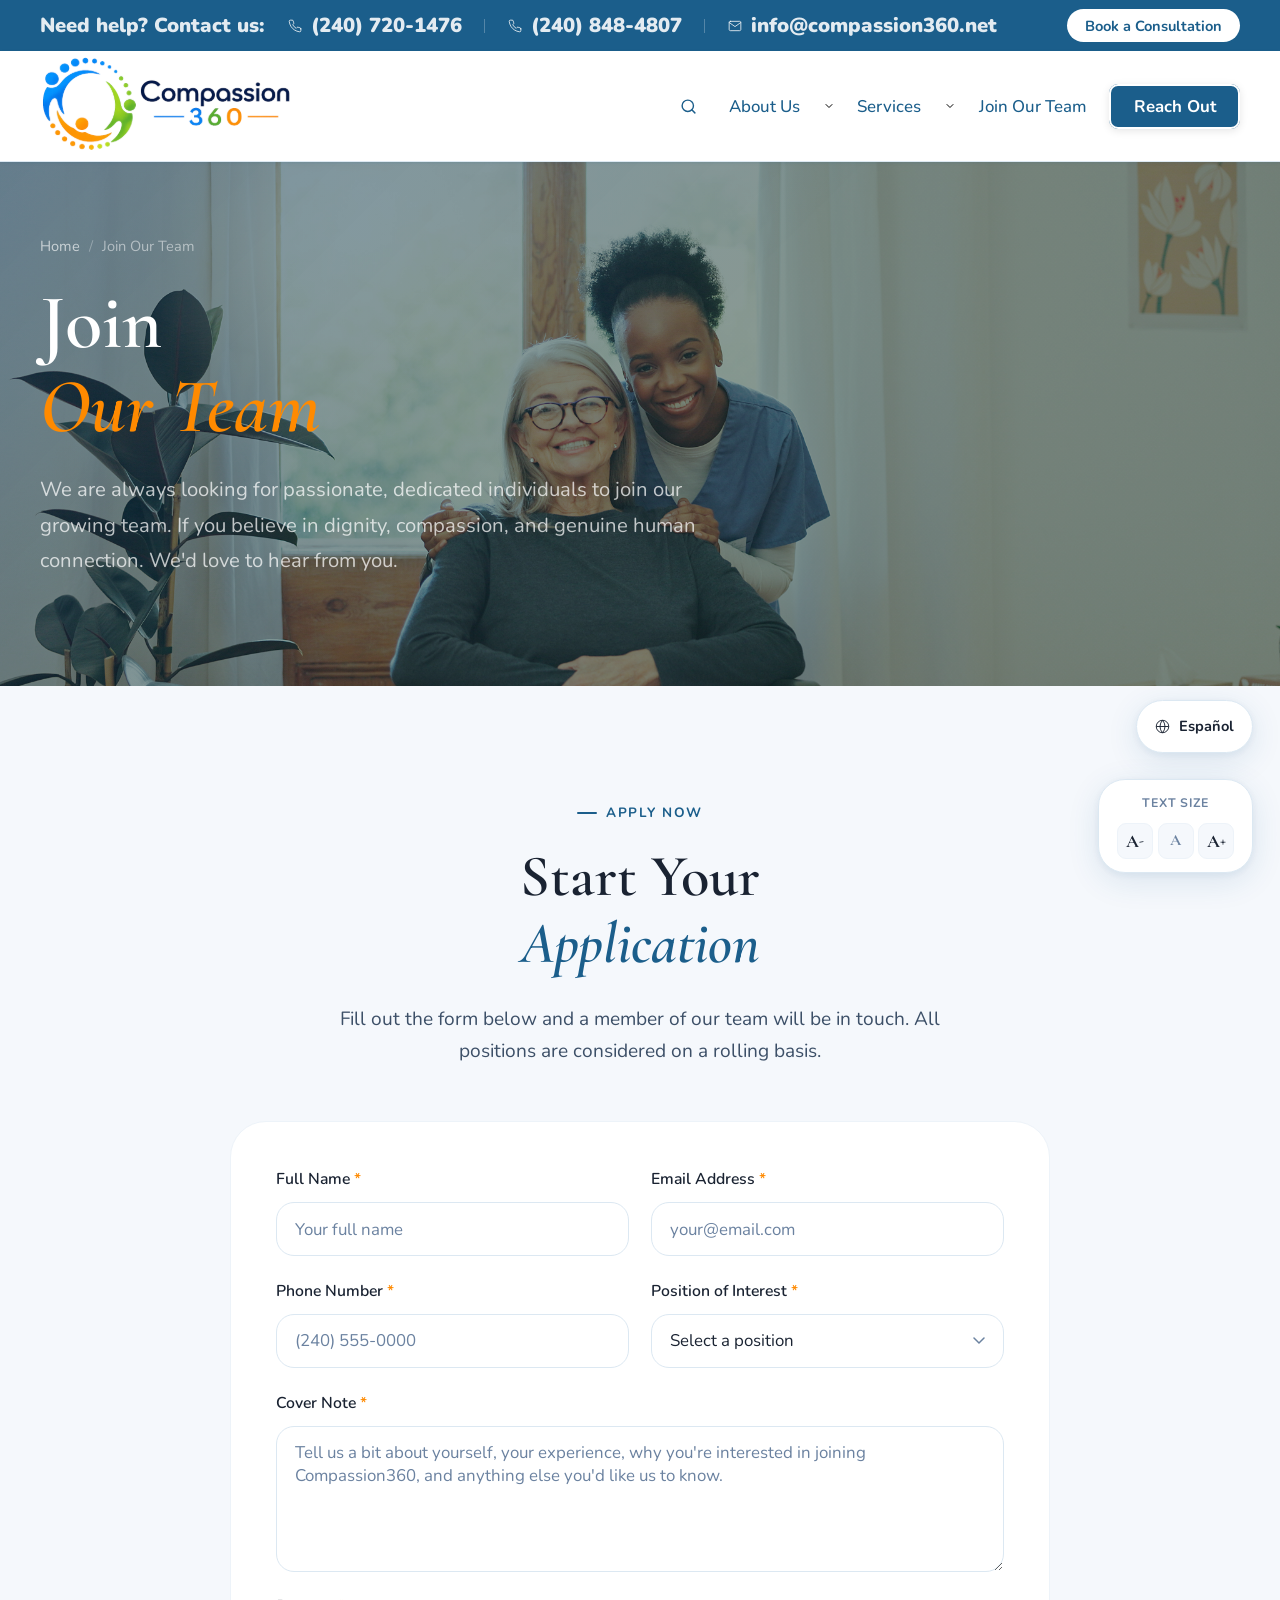
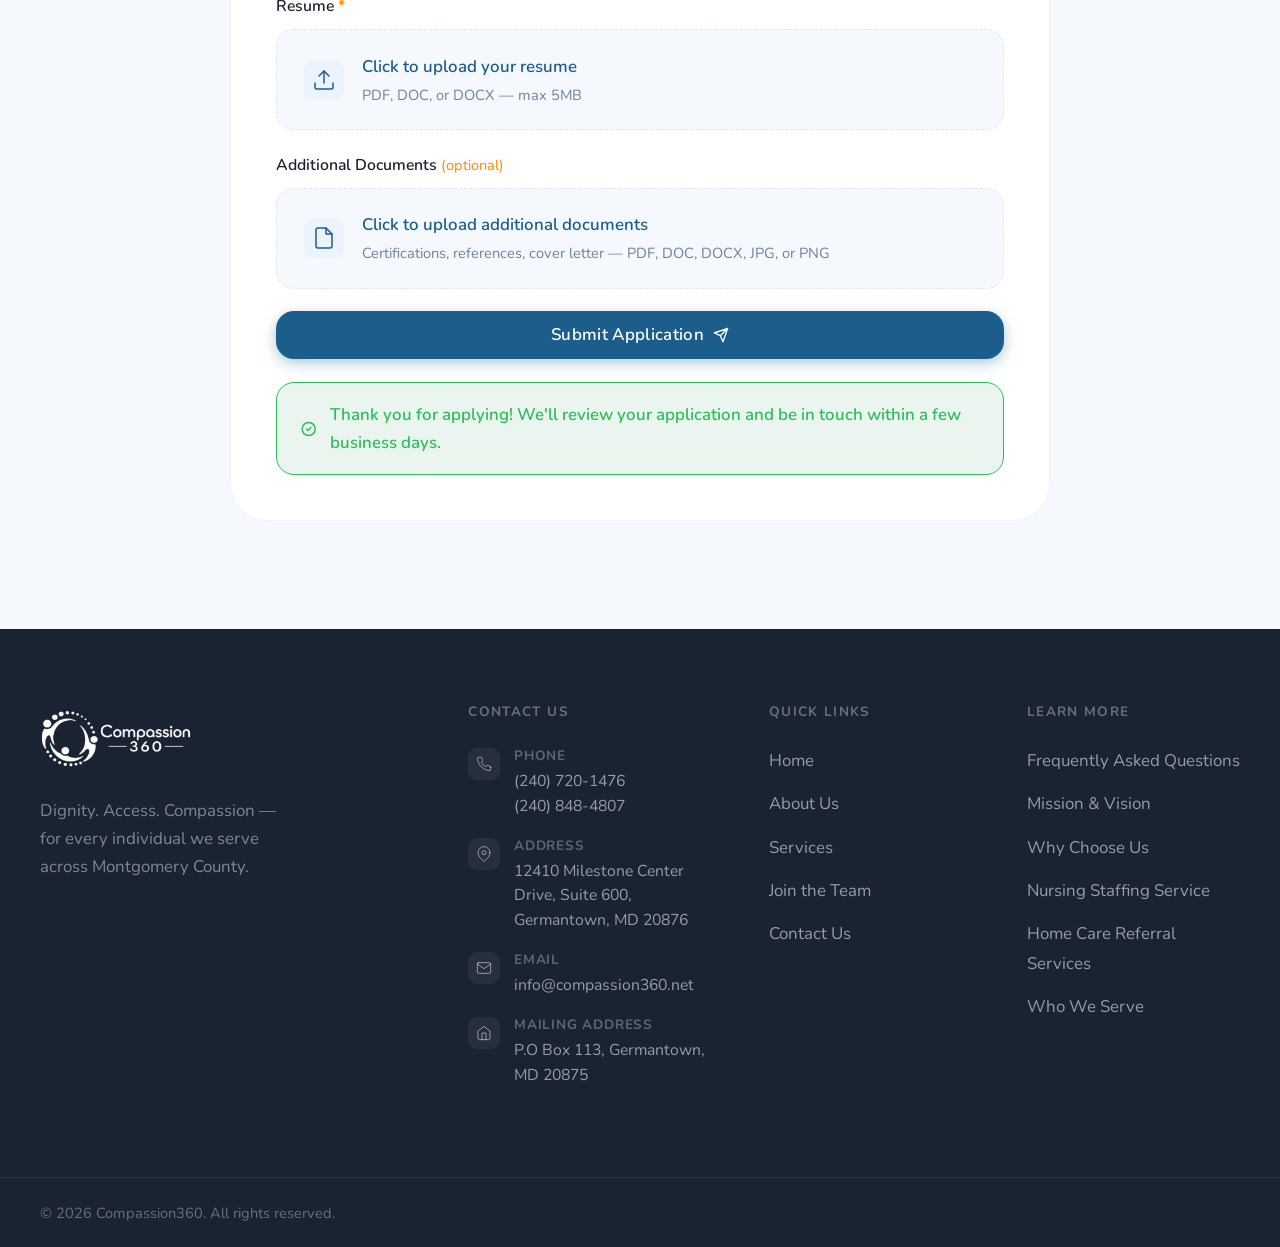
<file: careers.html>
<!DOCTYPE html>
<html lang="en">
<head>
  <meta charset="UTF-8" />
  <meta name="viewport" content="width=device-width, initial-scale=1.0" />
  <title>Join the Team — Compassion360</title>
  <link rel="preconnect" href="https://fonts.googleapis.com" />
  <link rel="preconnect" href="https://fonts.gstatic.com" crossorigin />
  <link href="https://fonts.googleapis.com/css2?family=Cormorant+Garamond:ital,wght@0,400;0,500;0,600;0,700;1,400;1,500&family=Nunito:wght@300;400;500;600;700&display=swap" rel="stylesheet" />
  <link rel="stylesheet" href="style.css" />
  <link rel="icon" type="image/png" sizes="16x16" href="icons/favicon-16x16.png" />
  <link rel="icon" type="image/png" sizes="32x32" href="icons/favicon-32x32.png"  />
  <link rel="apple-touch-icon" href="icons/apple-touch-icon.png" />
</head>
<body>

  <a href="#main" class="skip-link">Skip to main content</a>

    <!-- ── Fixed Header Wrapper ── -->
  <div class="site-header-wrapper">
    <div class="top-bar" role="complementary" aria-label="Quick contact information">
      <div class="container top-bar-inner">
        <div class="top-bar-items">
          <p class="top-bar-item">Need help? Contact us:</p>
          <a href="tel:+12407201476" class="top-bar-item">
            <svg width="14" height="14" viewBox="0 0 24 24" fill="none" aria-hidden="true">
              <path d="M22 16.92v3a2 2 0 0 1-2.18 2 19.79 19.79 0 0 1-8.63-3.07 19.5 19.5 0 0 1-6-6 19.79 19.79 0 0 1-3.07-8.67A2 2 0 0 1 4.11 2h3a2 2 0 0 1 2 1.72 12.84 12.84 0 0 0 .7 2.81 2 2 0 0 1-.45 2.11L8.09 9.91a16 16 0 0 0 6 6l1.27-1.27a2 2 0 0 1 2.11-.45 12.84 12.84 0 0 0 2.81.7A2 2 0 0 1 22 16.92z" stroke="currentColor" stroke-width="1.5" stroke-linecap="round" stroke-linejoin="round"/>
            </svg>
            (240) 720-1476  
          </a>
          <span class="top-bar-divider" aria-hidden="true"></span>
          <a href="tel:+12408484807" class="top-bar-item">
            <svg width="14" height="14" viewBox="0 0 24 24" fill="none" aria-hidden="true">
              <path d="M22 16.92v3a2 2 0 0 1-2.18 2 19.79 19.79 0 0 1-8.63-3.07 19.5 19.5 0 0 1-6-6 19.79 19.79 0 0 1-3.07-8.67A2 2 0 0 1 4.11 2h3a2 2 0 0 1 2 1.72 12.84 12.84 0 0 0 .7 2.81 2 2 0 0 1-.45 2.11L8.09 9.91a16 16 0 0 0 6 6l1.27-1.27a2 2 0 0 1 2.11-.45 12.84 12.84 0 0 0 2.81.7A2 2 0 0 1 22 16.92z" stroke="currentColor" stroke-width="1.5" stroke-linecap="round" stroke-linejoin="round"/>
            </svg>
            (240) 848-4807
          </a>

          <span class="top-bar-divider" aria-hidden="true"></span>

          <a href="mailto:info@compassion360.net" class="top-bar-item">
            <svg width="14" height="14" viewBox="0 0 24 24" fill="none" aria-hidden="true">
              <path d="M4 4h16c1.1 0 2 .9 2 2v12c0 1.1-.9 2-2 2H4c-1.1 0-2-.9-2-2V6c0-1.1.9-2 2-2z" stroke="currentColor" stroke-width="1.5" stroke-linecap="round" stroke-linejoin="round"/>
              <polyline points="22,6 12,13 2,6" stroke="currentColor" stroke-width="1.5" stroke-linecap="round" stroke-linejoin="round"/>
            </svg>
            info@compassion360.net
          </a>

        </div>

        <div class="top-bar-right">
          <a href="contact-us.html" class="top-bar-cta">Book a Consultation</a>
        </div>
      </div>
    </div>

  <!-- ── NAVIGATION ────────────────────────────────────── -->
    <header class="site-header " id="site-header">
      <nav class="nav container" aria-label="Main navigation">
        <a href="index.html" class="nav-logo">
          <img src="logo/new-logo.png" alt="Compassion360" class="nav-logo-img" />
        </a>

        <button class="nav-toggle" id="navToggle" aria-expanded="false" aria-controls="navMenu" aria-label="Toggle navigation">
          <span></span><span></span><span></span>
        </button>

        <ul class="nav-menu" id="navMenu" role="list">
          <li>
            <a href="search.html" class="nav-link nav-search-btn" aria-label="Search">
              <svg width="17" height="17" viewBox="0 0 24 24" fill="none" aria-hidden="true">
                <circle cx="11" cy="11" r="8" stroke="currentColor" stroke-width="2"/>
                <path d="M21 21l-4.35-4.35" stroke="currentColor" stroke-width="2" stroke-linecap="round"/>
              </svg>
            </a>
          </li>
          <li class="nav-dropdown">
            <div class="nav-dropdown-group">
              <a href="#about" class="nav-link">About Us</a>
              <button class="nav-dropdown-chevron" aria-expanded="false" aria-label="Toggle About submenu">
                <svg width="12" height="12" viewBox="0 0 24 24" fill="none" aria-hidden="true">
                  <path d="M6 9l6 6 6-6" stroke="currentColor" stroke-width="2" stroke-linecap="round" stroke-linejoin="round"/>
                </svg>
              </button>
            </div>
            <ul class="nav-dropdown-menu" role="list">
              <li><a href="mission.html" class="nav-dropdown-link">Mission &amp; Vision</a></li>
              <li><a href="why-us.html" class="nav-dropdown-link">Why Us</a></li>
            </ul>
          </li>
          <li class="nav-dropdown">
            <div class="nav-dropdown-group">
              <a href="services.html" class="nav-link">Services</a>
              <button class="nav-dropdown-chevron" aria-expanded="false" aria-label="Toggle About submenu">
                <svg width="12" height="12" viewBox="0 0 24 24" fill="none" aria-hidden="true">
                  <path d="M6 9l6 6 6-6" stroke="currentColor" stroke-width="2" stroke-linecap="round" stroke-linejoin="round"/>
                </svg>
              </button>
            </div>
            <ul class="nav-dropdown-menu" role="list">
              <li><a href="nursing.html" class="nav-dropdown-link">Nursing Staffing Service</a></li>
              <li><a href="homecare.html" class="nav-dropdown-link">Home Care Referral Services</a></li>
            </ul>
          </li>
          <!-- <li><a href="#services" class="nav-link">Services</a></li> -->
          <li><a href="careers.html" class="nav-link">Join Our Team</a></li>
          <li><a href="contact-us.html" class="nav-link nav-cta">Reach Out</a></li>
        </ul>
      </nav>
    </header>

  </div>

  <main id="main">

    <!-- ── PAGE HERO ── -->
    <section class="team-hero">
      <div class="container">
        <nav class="breadcrumb" aria-label="Breadcrumb">
          <a href="index.html">Home</a>
          <span class="breadcrumb-sep" aria-hidden="true">/</span>
          <span aria-current="page">Join Our Team</span>
        </nav>
        <h1 class="page-hero-heading">
          Join<br /><em>Our Team</em>
        </h1>
        <p class="page-hero-sub">
          We are always looking for passionate, dedicated individuals to join our growing team. If you believe in dignity, compassion, and genuine human connection. We'd love to hear from you.
        </p>
      </div>
    </section>

    <!-- ── INTRO ── -->
    <!-- <section class="section" style="background: var(--c-white);">
      <div class="container careers-intro-grid">

        <div class="careers-intro-text">
          <div class="section-label">Why Work With Us</div>
          <h2 class="section-heading">
            More Than a Job —<br /><em>A Calling</em>
          </h2>
          <p class="body-text">
            At Compassion360, every team member plays a meaningful role in someone's life. Whether you're a licensed nurse, a home care aide, or a support professional, your work directly shapes the wellbeing, dignity, and independence of the individuals and families we serve.
          </p>
          <p class="body-text">
            We are committed to building a team that reflects the diversity of our community. We value cultural competency, lived experience, and genuine care above credentials alone. All qualified applicants are welcome — regardless of background, experience level, or how they found us.
          </p>
          <p class="body-text">
            We offer flexible scheduling, a supportive team culture, and the opportunity to do work that truly matters. If that sounds like the right fit for you, we encourage you to apply below.
          </p>
        </div>

        <div class="careers-values">
          <div class="careers-value-item">
            <div class="careers-value-icon">
              <svg width="22" height="22" viewBox="0 0 24 24" fill="none">
                <path d="M20.84 4.61a5.5 5.5 0 0 0-7.78 0L12 5.67l-1.06-1.06a5.5 5.5 0 0 0-7.78 7.78l1.06 1.06L12 21.23l7.78-7.78 1.06-1.06a5.5 5.5 0 0 0 0-7.78z" stroke="currentColor" stroke-width="1.5" stroke-linecap="round" stroke-linejoin="round"/>
              </svg>
            </div>
            <div>
              <h3 class="careers-value-title">Purpose-Driven Work</h3>
              <p class="careers-value-desc">Every role contributes directly to someone's dignity and quality of life.</p>
            </div>
          </div>
          <div class="careers-value-item">
            <div class="careers-value-icon">
              <svg width="22" height="22" viewBox="0 0 24 24" fill="none">
                <circle cx="12" cy="12" r="10" stroke="currentColor" stroke-width="1.5"/>
                <path d="M2 12h20M12 2a15.3 15.3 0 0 1 4 10 15.3 15.3 0 0 1-4 10 15.3 15.3 0 0 1-4-10 15.3 15.3 0 0 1 4-10z" stroke="currentColor" stroke-width="1.5"/>
              </svg>
            </div>
            <div>
              <h3 class="careers-value-title">Inclusive Culture</h3>
              <p class="careers-value-desc">A team that reflects the diversity of the community we proudly serve.</p>
            </div>
          </div>
          <div class="careers-value-item">
            <div class="careers-value-icon">
              <svg width="22" height="22" viewBox="0 0 24 24" fill="none">
                <rect x="3" y="4" width="18" height="18" rx="2" ry="2" stroke="currentColor" stroke-width="1.5"/>
                <line x1="16" y1="2" x2="16" y2="6" stroke="currentColor" stroke-width="1.5" stroke-linecap="round"/>
                <line x1="8" y1="2" x2="8" y2="6" stroke="currentColor" stroke-width="1.5" stroke-linecap="round"/>
                <line x1="3" y1="10" x2="21" y2="10" stroke="currentColor" stroke-width="1.5"/>
              </svg>
            </div>
            <div>
              <h3 class="careers-value-title">Flexible Scheduling</h3>
              <p class="careers-value-desc">We work with your availability — full-time, part-time, and per-diem options.</p>
            </div>
          </div>
          <div class="careers-value-item">
            <div class="careers-value-icon">
              <svg width="22" height="22" viewBox="0 0 24 24" fill="none">
                <path d="M17 21v-2a4 4 0 0 0-4-4H5a4 4 0 0 0-4 4v2" stroke="currentColor" stroke-width="1.5" stroke-linecap="round"/>
                <circle cx="9" cy="7" r="4" stroke="currentColor" stroke-width="1.5"/>
                <path d="M23 21v-2a4 4 0 0 0-3-3.87M16 3.13a4 4 0 0 1 0 7.75" stroke="currentColor" stroke-width="1.5" stroke-linecap="round"/>
              </svg>
            </div>
            <div>
              <h3 class="careers-value-title">Supportive Team</h3>
              <p class="careers-value-desc">You won't be placed and forgotten — we stay connected and supportive.</p>
            </div>
          </div>
        </div>

      </div>
    </section> -->

    <!-- ── APPLICATION FORM ── -->
    <section class="section" style="background: var(--c-bg);" aria-labelledby="apply-heading">
      <div class="container">
        <div class="section-header" style="text-align: center;">
          <div class="section-label">Apply Now</div>
          <h2 id="apply-heading" class="section-heading centered">
            Start Your<br /><em>Application</em>
          </h2>
          <p class="section-sub centered">
            Fill out the form below and a member of our team will be in touch. All positions are considered on a rolling basis.
          </p>
        </div>

        <div class="careers-form-wrap">
          <form class="careers-form" id="careersForm" name="careers" netlify netlify-honeypot="bot-field" novalidate enctype="multipart/form-data" aria-label="Careers application form">
            <input type="hidden" name="form-name" value="careers" />
            <p style="display:none">
              <input name="bot-field" />
            </p>
            <!-- Row 1: Name + Email -->
            <div class="form-row">
              <div class="form-group">
                <label for="c-name" class="form-label">Full Name <span aria-hidden="true">*</span></label>
                <input type="text" id="c-name" name="fullName" class="form-input" placeholder="Your full name" required autocomplete="name" />
                <span class="form-error" id="c-name-error" role="alert" aria-live="polite"></span>
              </div>
              <div class="form-group">
                <label for="c-email" class="form-label">Email Address <span aria-hidden="true">*</span></label>
                <input type="email" id="c-email" name="email" class="form-input" placeholder="your@email.com" required autocomplete="email" />
                <span class="form-error" id="c-email-error" role="alert" aria-live="polite"></span>
              </div>
            </div>

            <!-- Row 2: Phone + Position -->
            <div class="form-row">
              <div class="form-group">
                <label for="c-phone" class="form-label">Phone Number <span aria-hidden="true">*</span></label>
                <input type="tel" id="c-phone" name="phone" class="form-input" placeholder="(240) 555-0000" required autocomplete="tel" />
                <span class="form-error" id="c-phone-error" role="alert" aria-live="polite"></span>
              </div>
              <div class="form-group">
                <label for="c-position" class="form-label">Position of Interest <span aria-hidden="true">*</span></label>
                <select id="c-position" name="position" class="form-input form-select" required>
                  <option value="" disabled selected>Select a position</option>
                  <option value="rn">Registered Nurse</option>
                  <option value="lpn">Travel Nurse</option>
                  <option value="cna">Certified Nursing Assistant</option>
                  <option value="cna">Dental Assistant</option>
                  <option value="cna">Medical Assistant</option>
                  <option value="cna">Respiratory Therapist</option>
                  <option value="cna">Clinical Lab Technician</option>
                  <option value="cna">Licensed Practical Nurse</option>
                  <option value="homecare">Home Care Aide</option>
                  <option value="driver">Driver / Courier</option>
                  <option value="other">Other</option>
                </select>
                <span class="form-error" id="c-position-error" role="alert" aria-live="polite"></span>
              </div>
            </div>

            <!-- Cover note -->
            <div class="form-group">
              <label for="c-message" class="form-label">Cover Note <span aria-hidden="true">*</span></label>
              <textarea id="c-message" name="message" class="form-input form-textarea" placeholder="Tell us a bit about yourself, your experience, why you're interested in joining Compassion360, and anything else you'd like us to know." required rows="5"></textarea>
              <span class="form-error" id="c-message-error" role="alert" aria-live="polite"></span>
            </div>

            <!-- Resume upload -->
            <div class="form-group">
              <label class="form-label">Resume <span aria-hidden="true">*</span></label>
              <label class="file-upload-zone" id="resumeZone" for="c-resume" tabindex="0" role="button" aria-describedby="resume-hint">
                <div class="file-upload-icon" aria-hidden="true">
                  <svg width="24" height="24" viewBox="0 0 24 24" fill="none">
                    <path d="M21 15v4a2 2 0 0 1-2 2H5a2 2 0 0 1-2-2v-4" stroke="currentColor" stroke-width="1.5" stroke-linecap="round" stroke-linejoin="round"/>
                    <polyline points="17 8 12 3 7 8" stroke="currentColor" stroke-width="1.5" stroke-linecap="round" stroke-linejoin="round"/>
                    <line x1="12" y1="3" x2="12" y2="15" stroke="currentColor" stroke-width="1.5" stroke-linecap="round"/>
                  </svg>
                </div>
                <div class="file-upload-text">
                  <span class="file-upload-cta">Click to upload your resume</span>
                  <span class="file-upload-hint" id="resume-hint">PDF, DOC, or DOCX — max 5MB</span>
                </div>
                <span class="file-upload-name" id="resumeName" hidden></span>
                <input type="file" id="c-resume" name="resume" accept=".pdf,.doc,.docx" class="file-input-hidden" aria-label="Upload resume" />
              </label>
              <span class="form-error" id="c-resume-error" role="alert" aria-live="polite"></span>
            </div>

            <!-- Additional documents upload -->
            <div class="form-group">
              <label class="form-label">Additional Documents <span class="form-label-optional">(optional)</span></label>
              <label class="file-upload-zone" id="docsZone" for="c-docs" tabindex="0" role="button" aria-describedby="docs-hint">
                <div class="file-upload-icon" aria-hidden="true">
                  <svg width="24" height="24" viewBox="0 0 24 24" fill="none">
                    <path d="M14 2H6a2 2 0 0 0-2 2v16a2 2 0 0 0 2 2h12a2 2 0 0 0 2-2V8z" stroke="currentColor" stroke-width="1.5" stroke-linecap="round" stroke-linejoin="round"/>
                    <polyline points="14 2 14 8 20 8" stroke="currentColor" stroke-width="1.5" stroke-linecap="round" stroke-linejoin="round"/>
                  </svg>
                </div>
                <div class="file-upload-text">
                  <span class="file-upload-cta">Click to upload additional documents</span>
                  <span class="file-upload-hint" id="docs-hint">Certifications, references, cover letter — PDF, DOC, DOCX, JPG, or PNG</span>
                </div>
                <span class="file-upload-name" id="docsName" hidden></span>
                <input type="file" id="c-docs" name="additionalDocs" accept=".pdf,.doc,.docx,.jpg,.jpeg,.png" class="file-input-hidden" aria-label="Upload additional documents" />
              </label>
            </div>

            <button type="submit" class="btn btn-primary btn-full" id="careersSubmitBtn">
              Submit Application
              <svg width="16" height="16" viewBox="0 0 24 24" fill="none" aria-hidden="true">
                <path d="M22 2L11 13M22 2L15 22l-4-9-9-4 20-7z" stroke="currentColor" stroke-width="2" stroke-linecap="round" stroke-linejoin="round"/>
              </svg>
            </button>

            <div class="form-success" id="careersSuccess" aria-live="polite" role="status" hidden>
              <svg width="20" height="20" viewBox="0 0 24 24" fill="none" aria-hidden="true">
                <path d="M9 12L11 14L15 10M21 12C21 16.9706 16.9706 21 12 21C7.02944 21 3 16.9706 3 12C3 7.02944 7.02944 3 12 3C16.9706 3 21 7.02944 21 12Z" stroke="currentColor" stroke-width="2" stroke-linecap="round" stroke-linejoin="round"/>
              </svg>
              Thank you for applying! We'll review your application and be in touch within a few business days.
            </div>

          </form>
        </div>
      </div>
    </section>

  </main>

  <!-- ── FOOTER ── -->
  <footer class="footer-new" role="contentinfo">
    <div class="container footer-new-inner">
      <div class="footer-new-brand">
        <a href="index.html" class="nav-logo" aria-label="Compassion360 home">
          <img src="logo/new-logo.png" alt="Compassion360" class="nav-logo-img footer-logo-img" />
        </a>
        <p class="footer-tagline">Dignity. Access. Compassion — for every individual we serve across Montgomery County.</p>
      </div>
      <div class="footer-new-contact">
        <h3>Contact Us</h3>
        <div class="footer-contact-item">
          <div class="footer-contact-item-icon">
            <svg width="16" height="16" viewBox="0 0 24 24" fill="none"><path d="M22 16.92v3a2 2 0 0 1-2.18 2 19.79 19.79 0 0 1-8.63-3.07 19.5 19.5 0 0 1-6-6 19.79 19.79 0 0 1-3.07-8.67A2 2 0 0 1 4.11 2h3a2 2 0 0 1 2 1.72 12.84 12.84 0 0 0 .7 2.81 2 2 0 0 1-.45 2.11L8.09 9.91a16 16 0 0 0 6 6l1.27-1.27a2 2 0 0 1 2.11-.45 12.84 12.84 0 0 0 2.81.7A2 2 0 0 1 22 16.92z" stroke="currentColor" stroke-width="1.5" stroke-linecap="round" stroke-linejoin="round"/></svg>
          </div>
          <div class="footer-contact-item-text">
            <strong>Phone</strong>
            (240) 720-1476 <br>
            (240) 848-4807
          </div>
        </div>
        <div class="footer-contact-item">
          <div class="footer-contact-item-icon">
            <svg width="16" height="16" viewBox="0 0 24 24" fill="none"><path d="M21 10c0 7-9 13-9 13s-9-6-9-13a9 9 0 0 1 18 0z" stroke="currentColor" stroke-width="1.5" stroke-linecap="round" stroke-linejoin="round"/><circle cx="12" cy="10" r="3" stroke="currentColor" stroke-width="1.5"/></svg>
          </div>
          <div class="footer-contact-item-text"><strong>Address</strong>12410 Milestone Center Drive, Suite 600, Germantown, MD 20876</div>
        </div>
        <div class="footer-contact-item">
          <div class="footer-contact-item-icon">
            <svg width="16" height="16" viewBox="0 0 24 24" fill="none">
              <path d="M4 4h16c1.1 0 2 .9 2 2v12c0 1.1-.9 2-2 2H4c-1.1 0-2-.9-2-2V6c0-1.1.9-2 2-2z" stroke="currentColor" stroke-width="1.5" stroke-linecap="round" stroke-linejoin="round"/>
              <polyline points="22,6 12,13 2,6" stroke="currentColor" stroke-width="1.5" stroke-linecap="round" stroke-linejoin="round"/>
            </svg>
          </div>
          <div class="footer-contact-item-text">
            <strong>Email</strong>
            info@compassion360.net
          </div>
        </div>
        <div class="footer-contact-item">
          <div class="footer-contact-item-icon">
            <svg width="16" height="16" viewBox="0 0 24 24" fill="none">
              <path d="M3 9l9-7 9 7v11a2 2 0 0 1-2 2H5a2 2 0 0 1-2-2z" stroke="currentColor" stroke-width="1.5" stroke-linecap="round" stroke-linejoin="round"/>
              <polyline points="9,22 9,12 15,12 15,22" stroke="currentColor" stroke-width="1.5" stroke-linecap="round" stroke-linejoin="round"/>
            </svg>
          </div>
          <div class="footer-contact-item-text">
            <strong>Mailing Address</strong>
            P.O Box 113, Germantown, MD 20875
          </div>
        </div>
      </div>
      <div class="footer-new-links">
        <h3>Quick Links</h3>
        <ul>
          <li><a href="index.html">Home</a></li>
          <li><a href="index.html#about">About Us</a></li>
          <li><a href="services.html">Services</a></li>
          <!-- <li><a href="index.html#who-we-serve">Who We Serve</a></li> -->
          <li><a href="careers.html">Join the Team</a></li>
          <li><a href="contact-us.html">Contact Us</a></li>
        </ul>
      </div>
      <div class="footer-new-links">
        <h3>Learn More</h3>
        <ul>
          <li><a href="resources.html">Frequently Asked Questions</a></li>
          <li><a href="mission.html">Mission &amp; Vision</a></li>
          <li><a href="why-us.html">Why Choose Us</a></li>
          <li><a href="nursing.html">Nursing Staffing Service</a></li>
          <li><a href="homecare.html">Home Care Referral Services</a></li>
          <li><a href="index.html#who-we-serve">Who We Serve</a></li>
          <!-- <li><a href="contact-us.html">Join Our Network</a></li> -->
        </ul>
      </div>
    </div>
    <div class="footer-bottom">
      <div class="container footer-bottom-inner">
        <p>&copy; 2026 Compassion360. All rights reserved.</p>
      </div>
    </div>
  </footer>

    <div class="font-resizer" role="toolbar" aria-label="Text size controls">
  <span class="font-resizer-label">Text Size</span>
  <div class="font-resizer-buttons">
    <button class="font-resizer-btn" id="fontDecrease" aria-label="Decrease text size" title="Decrease text size">
      A<sup>-</sup>
    </button>
    <button class="font-resizer-btn font-resizer-btn--reset" id="fontReset" aria-label="Reset text size" title="Reset to default">
      A
    </button>
    <button class="font-resizer-btn" id="fontIncrease" aria-label="Increase text size" title="Increase text size">
      A<sup>+</sup>
    </button>
  </div>
  </div>

  <script src="//code.tidio.co/3iylxfdtafnkcnaaygfnmssbmxgtjrqh.js" async></script>

  <script src="script.js"></script>

   <a href="https://translate.google.com/translate?sl=en&tl=es&u=https://www.compassion360.net"
    target="_blank"
    rel="noopener"
    class="translate-btn"
    aria-label="View this site in Spanish">
    <svg width="15" height="15" viewBox="0 0 24 24" fill="none" aria-hidden="true">
      <circle cx="12" cy="12" r="10" stroke="currentColor" stroke-width="1.5"/>
      <path d="M2 12h20M12 2a15.3 15.3 0 0 1 4 10 15.3 15.3 0 0 1-4 10 15.3 15.3 0 0 1-4-10 15.3 15.3 0 0 1 4-10z" stroke="currentColor" stroke-width="1.5"/>
    </svg>
    Español
  </a>
</body>
</html>
</file>
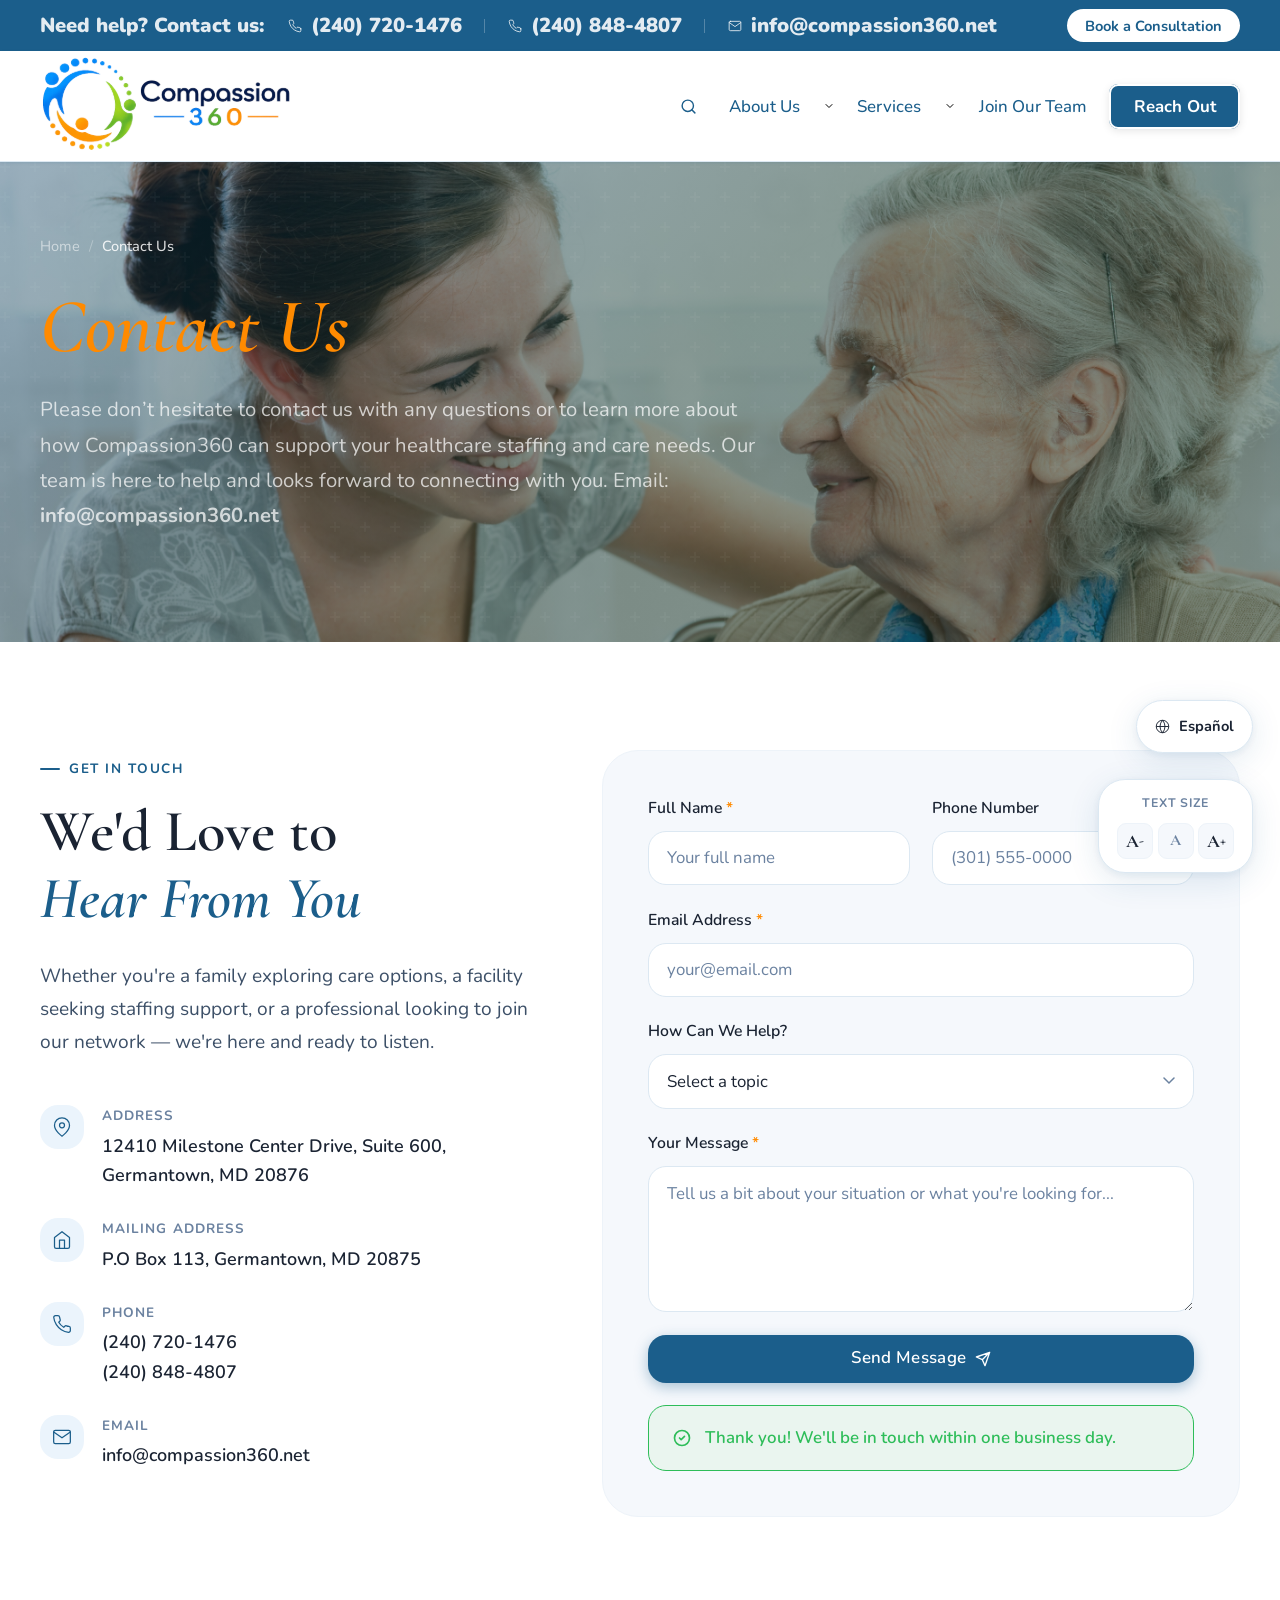
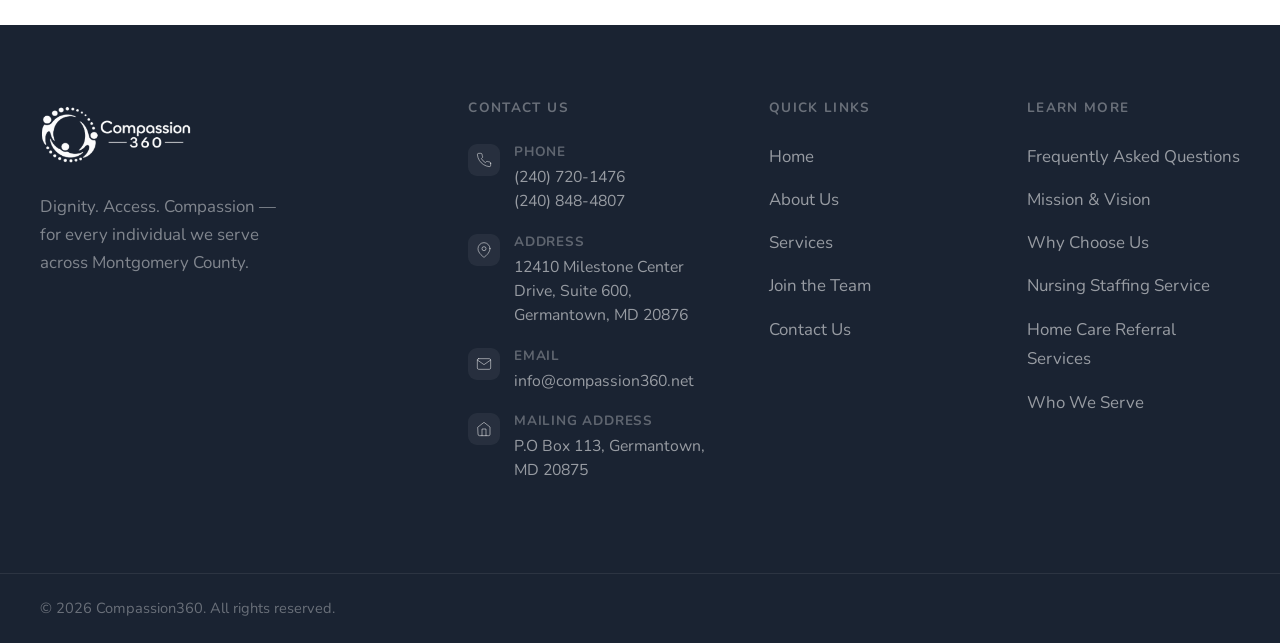
<file: contact-us.html>
<!DOCTYPE html>
<html lang="en">
<head>
  <meta charset="UTF-8" />
  <meta name="viewport" content="width=device-width, initial-scale=1.0" />
  <title>Nursing Staff Referrals — Compassion360</title>
  <link rel="preconnect" href="https://fonts.googleapis.com" />
  <link rel="preconnect" href="https://fonts.gstatic.com" crossorigin />
  <link href="https://fonts.googleapis.com/css2?family=Cormorant+Garamond:ital,wght@0,400;0,500;0,600;0,700;1,400;1,500&family=Nunito:wght@300;400;500;600;700&display=swap" rel="stylesheet" />
  <link rel="stylesheet" href="style.css" />
  <link rel="icon" type="image/png" sizes="16x16" href="icons/favicon-16x16.png" />
  <link rel="icon" type="image/png" sizes="32x32" href="icons/favicon-32x32.png"  />
  <link rel="apple-touch-icon" href="icons/apple-touch-icon.png" />
</head>
<body>

  <a href="#main" class="skip-link">Skip to main content</a>

    <!-- ── Top Contact Bar ── -->
    <!-- ── Fixed Header Wrapper ── -->
  <div class="site-header-wrapper">
    <div class="top-bar" role="complementary" aria-label="Quick contact information">
      <div class="container top-bar-inner">
        <div class="top-bar-items">
          <p class="top-bar-item">Need help? Contact us:</p>
          <a href="tel:+12407201476" class="top-bar-item">
            <svg width="14" height="14" viewBox="0 0 24 24" fill="none" aria-hidden="true">
              <path d="M22 16.92v3a2 2 0 0 1-2.18 2 19.79 19.79 0 0 1-8.63-3.07 19.5 19.5 0 0 1-6-6 19.79 19.79 0 0 1-3.07-8.67A2 2 0 0 1 4.11 2h3a2 2 0 0 1 2 1.72 12.84 12.84 0 0 0 .7 2.81 2 2 0 0 1-.45 2.11L8.09 9.91a16 16 0 0 0 6 6l1.27-1.27a2 2 0 0 1 2.11-.45 12.84 12.84 0 0 0 2.81.7A2 2 0 0 1 22 16.92z" stroke="currentColor" stroke-width="1.5" stroke-linecap="round" stroke-linejoin="round"/>
            </svg>
            (240) 720-1476  
          </a>
          <span class="top-bar-divider" aria-hidden="true"></span>
          <a href="tel:+12408484807" class="top-bar-item">
            <svg width="14" height="14" viewBox="0 0 24 24" fill="none" aria-hidden="true">
              <path d="M22 16.92v3a2 2 0 0 1-2.18 2 19.79 19.79 0 0 1-8.63-3.07 19.5 19.5 0 0 1-6-6 19.79 19.79 0 0 1-3.07-8.67A2 2 0 0 1 4.11 2h3a2 2 0 0 1 2 1.72 12.84 12.84 0 0 0 .7 2.81 2 2 0 0 1-.45 2.11L8.09 9.91a16 16 0 0 0 6 6l1.27-1.27a2 2 0 0 1 2.11-.45 12.84 12.84 0 0 0 2.81.7A2 2 0 0 1 22 16.92z" stroke="currentColor" stroke-width="1.5" stroke-linecap="round" stroke-linejoin="round"/>
            </svg>
            (240) 848-4807
          </a>

          <span class="top-bar-divider" aria-hidden="true"></span>

          <a href="mailto:info@compassion360.net" class="top-bar-item">
            <svg width="14" height="14" viewBox="0 0 24 24" fill="none" aria-hidden="true">
              <path d="M4 4h16c1.1 0 2 .9 2 2v12c0 1.1-.9 2-2 2H4c-1.1 0-2-.9-2-2V6c0-1.1.9-2 2-2z" stroke="currentColor" stroke-width="1.5" stroke-linecap="round" stroke-linejoin="round"/>
              <polyline points="22,6 12,13 2,6" stroke="currentColor" stroke-width="1.5" stroke-linecap="round" stroke-linejoin="round"/>
            </svg>
            info@compassion360.net
          </a>

        </div>

        <div class="top-bar-right">
          <a href="contact-us.html" class="top-bar-cta">Book a Consultation</a>
        </div>
      </div>
    </div>

  <!-- ── NAVIGATION ────────────────────────────────────── -->
    <header class="site-header " id="site-header">
      <nav class="nav container" aria-label="Main navigation">
        <a href="index.html" class="nav-logo">
          <img src="logo/new-logo.png" alt="Compassion360" class="nav-logo-img" />
        </a>

        <button class="nav-toggle" id="navToggle" aria-expanded="false" aria-controls="navMenu" aria-label="Toggle navigation">
          <span></span><span></span><span></span>
        </button>

        <ul class="nav-menu" id="navMenu" role="list">
          <li>
            <a href="search.html" class="nav-link nav-search-btn" aria-label="Search">
              <svg width="17" height="17" viewBox="0 0 24 24" fill="none" aria-hidden="true">
                <circle cx="11" cy="11" r="8" stroke="currentColor" stroke-width="2"/>
                <path d="M21 21l-4.35-4.35" stroke="currentColor" stroke-width="2" stroke-linecap="round"/>
              </svg>
            </a>
          </li>
          <li class="nav-dropdown">
            <div class="nav-dropdown-group">
              <a href="#about" class="nav-link">About Us</a>
              <button class="nav-dropdown-chevron" aria-expanded="false" aria-label="Toggle About submenu">
                <svg width="12" height="12" viewBox="0 0 24 24" fill="none" aria-hidden="true">
                  <path d="M6 9l6 6 6-6" stroke="currentColor" stroke-width="2" stroke-linecap="round" stroke-linejoin="round"/>
                </svg>
              </button>
            </div>
            <ul class="nav-dropdown-menu" role="list">
              <li><a href="mission.html" class="nav-dropdown-link">Mission &amp; Vision</a></li>
              <li><a href="why-us.html" class="nav-dropdown-link">Why Us</a></li>
            </ul>
          </li>
          <li class="nav-dropdown">
            <div class="nav-dropdown-group">
              <a href="services.html" class="nav-link">Services</a>
              <button class="nav-dropdown-chevron" aria-expanded="false" aria-label="Toggle About submenu">
                <svg width="12" height="12" viewBox="0 0 24 24" fill="none" aria-hidden="true">
                  <path d="M6 9l6 6 6-6" stroke="currentColor" stroke-width="2" stroke-linecap="round" stroke-linejoin="round"/>
                </svg>
              </button>
            </div>
            <ul class="nav-dropdown-menu" role="list">
              <li><a href="nursing.html" class="nav-dropdown-link">Nursing Staffing Service</a></li>
              <li><a href="homecare.html" class="nav-dropdown-link">Home Care Referral Services</a></li>
            </ul>
          </li>
          <!-- <li><a href="#services" class="nav-link">Services</a></li> -->
          <li><a href="careers.html" class="nav-link">Join Our Team</a></li>
          <li><a href="contact-us.html" class="nav-link nav-cta">Reach Out</a></li>
        </ul>
      </nav>
    </header>

  </div>
  <main id="main">

    <!-- ── PAGE HERO ── -->
    <section class="page-hero page-hero--contact">
      <div class="container">
       <nav class="services-breadcrumb" aria-label="Breadcrumb">
          <a href="index.html">Home</a>
           <span aria-hidden="true">/</span>
          <strong aria-current="page">Contact Us</strong>
        </nav>
        <h1 class="page-hero-heading">
          <em>Contact Us</em>
        </h1>
        <p class="page-hero-sub">
          Please don’t hesitate to contact us with any questions or to learn more about how Compassion360 can support your healthcare staffing and care needs. Our team is here to help and looks forward to connecting with you. Email: <a href="mailto:info@compassion360.net"><strong>info@compassion360.net</strong></a>
        </p>
      </div>
    </section>
  

    <section class="section contact" id="contact" aria-labelledby="contact-heading">
      <div class="container contact-grid">

        <div class="contact-info">
          <div class="section-label">Get in Touch</div>
          <h2 id="contact-heading" class="section-heading">
            We'd Love to<br /><em>Hear From You</em>
          </h2>
          <p class="body-text">Whether you're a family exploring care options, a facility seeking staffing support, or a professional looking to join our network — we're here and ready to listen.</p>

          <div class="contact-details">
            <div class="contact-detail">
              <div class="contact-detail-icon" aria-hidden="true">
                <svg width="20" height="20" viewBox="0 0 24 24" fill="none"><path d="M21 10c0 7-9 13-9 13s-9-6-9-13a9 9 0 0 1 18 0z" stroke="currentColor" stroke-width="1.5" stroke-linecap="round" stroke-linejoin="round"/><circle cx="12" cy="10" r="3" stroke="currentColor" stroke-width="1.5"/></svg>
              </div>
              <div>
                <p class="contact-detail-label">Address</p>
                <p class="contact-detail-value">12410 Milestone Center Drive, Suite 600, Germantown, MD 20876</p>
              </div>
            </div>

            <div class="contact-detail">
              <div class="contact-detail-icon" aria-hidden="true">
                <svg width="20" height="20" viewBox="0 0 24 24" fill="none">
                  <path d="M3 9l9-7 9 7v11a2 2 0 0 1-2 2H5a2 2 0 0 1-2-2z" stroke="currentColor" stroke-width="1.5" stroke-linecap="round" stroke-linejoin="round"/>
                  <polyline points="9,22 9,12 15,12 15,22" stroke="currentColor" stroke-width="1.5" stroke-linecap="round" stroke-linejoin="round"/>
                </svg>
              </div>
              <div>
                <p class="contact-detail-label">Mailing Address</p>
                <p class="contact-detail-value">P.O Box 113, Germantown, MD 20875</p>
              </div>
            </div>

            <div class="contact-detail">
              <div class="contact-detail-icon" aria-hidden="true">
                <svg width="20" height="20" viewBox="0 0 24 24" fill="none"><path d="M22 16.92v3a2 2 0 0 1-2.18 2 19.79 19.79 0 0 1-8.63-3.07 19.5 19.5 0 0 1-6-6 19.79 19.79 0 0 1-3.07-8.67A2 2 0 0 1 4.11 2h3a2 2 0 0 1 2 1.72 12.84 12.84 0 0 0 .7 2.81 2 2 0 0 1-.45 2.11L8.09 9.91a16 16 0 0 0 6 6l1.27-1.27a2 2 0 0 1 2.11-.45 12.84 12.84 0 0 0 2.81.7A2 2 0 0 1 22 16.92z" stroke="currentColor" stroke-width="1.5" stroke-linecap="round" stroke-linejoin="round"/></svg>
              </div>
              <div>
                <p class="contact-detail-label">Phone</p>
                <p class="contact-detail-value">(240) 720-1476 <br>
                (240) 848-4807</p>
              </div>
            </div>

            <div class="contact-detail">
              <div class="contact-detail-icon" aria-hidden="true">
                <svg width="20" height="20" viewBox="0 0 24 24" fill="none"><path d="M4 4h16c1.1 0 2 .9 2 2v12c0 1.1-.9 2-2 2H4c-1.1 0-2-.9-2-2V6c0-1.1.9-2 2-2z" stroke="currentColor" stroke-width="1.5" stroke-linecap="round" stroke-linejoin="round"/><polyline points="22,6 12,13 2,6" stroke="currentColor" stroke-width="1.5" stroke-linecap="round" stroke-linejoin="round"/></svg>
              </div>
              <div>
                <p class="contact-detail-label">Email</p>
                <p class="contact-detail-value">info@compassion360.net</p>
              </div>
            </div>
          </div>
        </div>

        <div class="contact-form-wrap">
          <form class="contact-form" id="contactForm" name="contact" netlify netlify-honeypot="bot-field" novalidate aria-label="Contact form">
            <input type="hidden" name="form-name" value="contact" />
            <p style="display:none">
              <input name="bot-field" />
            </p>
            <div class="form-row">
              <div class="form-group">
                <label for="name" class="form-label">Full Name <span aria-hidden="true">*</span></label>
                <input type="text" id="name" name="name" class="form-input" placeholder="Your full name" required autocomplete="name" />
                <span class="form-error" id="name-error" role="alert" aria-live="polite"></span>
              </div>
              <div class="form-group">
                <label for="phone" class="form-label">Phone Number</label>
                <input type="tel" id="phone" name="phone" class="form-input" placeholder="(301) 555-0000" autocomplete="tel" />
              </div>
            </div>

            <div class="form-group">
              <label for="email" class="form-label">Email Address <span aria-hidden="true">*</span></label>
              <input type="email" id="email" name="email" class="form-input" placeholder="your@email.com" required autocomplete="email" />
              <span class="form-error" id="email-error" role="alert" aria-live="polite"></span>
            </div>

            <div class="form-group">
              <label for="subject" class="form-label">How Can We Help?</label>
              <select id="subject" name="subject" class="form-input form-select">
                <option value="" disabled selected>Select a topic</option>
                <option value="nursing">Nursing Staff Referrals</option>
                <!-- <option value="specimen">Specimen Transportation</option> -->
                <option value="homecare">Non-Medical Home Care</option>
                <option value="general">General Inquiry</option>
                <option value="join">Join Our Network</option>
              </select>
            </div>

            <div class="form-group">
              <label for="message" class="form-label">Your Message <span aria-hidden="true">*</span></label>
              <textarea id="message" name="message" class="form-input form-textarea" placeholder="Tell us a bit about your situation or what you're looking for..." required rows="5"></textarea>
              <span class="form-error" id="message-error" role="alert" aria-live="polite"></span>
            </div>

            <button type="submit" class="btn btn-primary btn-full" id="submitBtn">
              Send Message
              <svg width="16" height="16" viewBox="0 0 24 24" fill="none" aria-hidden="true">
                <path d="M22 2L11 13M22 2L15 22l-4-9-9-4 20-7z" stroke="currentColor" stroke-width="2" stroke-linecap="round" stroke-linejoin="round"/>
              </svg>
            </button>

            <div class="form-success" id="formSuccess" aria-live="polite" role="status" hidden>
              <svg width="20" height="20" viewBox="0 0 24 24" fill="none" aria-hidden="true"><path d="M9 12L11 14L15 10M21 12C21 16.9706 16.9706 21 12 21C7.02944 21 3 16.9706 3 12C3 7.02944 7.02944 3 12 3C16.9706 3 21 7.02944 21 12Z" stroke="currentColor" stroke-width="2" stroke-linecap="round" stroke-linejoin="round"/></svg>
              Thank you! We'll be in touch within one business day.
            </div>
          </form>
        </div>

      </div>
    </section>

  </main>

  <!-- ── FOOTER ─────────────────────────────────────────── -->
  <footer class="footer-new" role="contentinfo">
    <div class="container footer-new-inner">

      <!-- Brand -->
      <div class="footer-new-brand">
        <a href="index.html" class="nav-logo" aria-label="Compassion360 home">
          <img src="logo/new-logo.png" alt="Compassion360" class="nav-logo-img footer-logo-img" />
        </a>
        <p class="footer-tagline">Dignity. Access. Compassion — for every individual we serve across Montgomery County.</p>
      </div>

      <!-- Contact Info -->
      <div class="footer-new-contact">
        <h3>Contact Us</h3>

        <div class="footer-contact-item">
          <div class="footer-contact-item-icon">
            <svg width="16" height="16" viewBox="0 0 24 24" fill="none">
              <path d="M22 16.92v3a2 2 0 0 1-2.18 2 19.79 19.79 0 0 1-8.63-3.07 19.5 19.5 0 0 1-6-6 19.79 19.79 0 0 1-3.07-8.67A2 2 0 0 1 4.11 2h3a2 2 0 0 1 2 1.72 12.84 12.84 0 0 0 .7 2.81 2 2 0 0 1-.45 2.11L8.09 9.91a16 16 0 0 0 6 6l1.27-1.27a2 2 0 0 1 2.11-.45 12.84 12.84 0 0 0 2.81.7A2 2 0 0 1 22 16.92z" stroke="currentColor" stroke-width="1.5" stroke-linecap="round" stroke-linejoin="round"/>
            </svg>
          </div>
          <div class="footer-contact-item-text">
            <strong>Phone</strong>
            (240) 720-1476 <br>
            (240) 848-4807
          </div>
        </div>

        <div class="footer-contact-item">
          <div class="footer-contact-item-icon">
            <svg width="16" height="16" viewBox="0 0 24 24" fill="none">
              <path d="M21 10c0 7-9 13-9 13s-9-6-9-13a9 9 0 0 1 18 0z" stroke="currentColor" stroke-width="1.5" stroke-linecap="round" stroke-linejoin="round"/>
              <circle cx="12" cy="10" r="3" stroke="currentColor" stroke-width="1.5"/>
            </svg>
          </div>
          <div class="footer-contact-item-text">
            <strong>Address</strong>
            12410 Milestone Center Drive, Suite 600, Germantown, MD 20876
          </div>
        </div>

        <div class="footer-contact-item">
          <div class="footer-contact-item-icon">
            <svg width="16" height="16" viewBox="0 0 24 24" fill="none">
              <path d="M4 4h16c1.1 0 2 .9 2 2v12c0 1.1-.9 2-2 2H4c-1.1 0-2-.9-2-2V6c0-1.1.9-2 2-2z" stroke="currentColor" stroke-width="1.5" stroke-linecap="round" stroke-linejoin="round"/>
              <polyline points="22,6 12,13 2,6" stroke="currentColor" stroke-width="1.5" stroke-linecap="round" stroke-linejoin="round"/>
            </svg>
          </div>
          <div class="footer-contact-item-text">
            <strong>Email</strong>
            info@compassion360.net
          </div>
        </div>

        <div class="footer-contact-item">
          <div class="footer-contact-item-icon">
            <svg width="16" height="16" viewBox="0 0 24 24" fill="none">
              <path d="M3 9l9-7 9 7v11a2 2 0 0 1-2 2H5a2 2 0 0 1-2-2z" stroke="currentColor" stroke-width="1.5" stroke-linecap="round" stroke-linejoin="round"/>
              <polyline points="9,22 9,12 15,12 15,22" stroke="currentColor" stroke-width="1.5" stroke-linecap="round" stroke-linejoin="round"/>
            </svg>
          </div>
          <div class="footer-contact-item-text">
            <strong>Mailing Address</strong>
            P.O Box 113, Germantown, MD 20875
          </div>
        </div>
      </div>

      <!-- Quick Links -->
      <div class="footer-new-links">
        <h3>Quick Links</h3>
        <ul>
          <li><a href="index.html">Home</a></li>
          <li><a href="index.html#about">About Us</a></li>
          <li><a href="services.html">Services</a></li>
          <!-- <li><a href="index.html#who-we-serve">Who We Serve</a></li> -->
          <li><a href="careers.html">Join the Team</a></li>
          <li><a href="contact-us.html">Contact Us</a></li>
        </ul>
      </div>

      <!-- Self Help -->
      <div class="footer-new-links">
        <h3>Learn More</h3>
        <ul>
          <li><a href="resources.html">Frequently Asked Questions</a></li>
          <li><a href="mission.html">Mission &amp; Vision</a></li>
          <li><a href="why-us.html">Why Choose Us</a></li>
          <li><a href="nursing.html">Nursing Staffing Service</a></li>
          <li><a href="homecare.html">Home Care Referral Services</a></li>
          <li><a href="index.html#who-we-serve">Who We Serve</a></li>
        </ul>
      </div>

    </div>

    <div class="footer-bottom">
      <div class="container footer-bottom-inner">
        <p>&copy; 2026 Compassion360. All rights reserved.</p>
        <!-- <p>Serving Montgomery County, Maryland &amp; surrounding areas.</p> -->
      </div>
    </div>
  </footer>

    <div class="font-resizer" role="toolbar" aria-label="Text size controls">
  <span class="font-resizer-label">Text Size</span>
  <div class="font-resizer-buttons">
    <button class="font-resizer-btn" id="fontDecrease" aria-label="Decrease text size" title="Decrease text size">
      A<sup>-</sup>
    </button>
    <button class="font-resizer-btn font-resizer-btn--reset" id="fontReset" aria-label="Reset text size" title="Reset to default">
      A
    </button>
    <button class="font-resizer-btn" id="fontIncrease" aria-label="Increase text size" title="Increase text size">
      A<sup>+</sup>
    </button>
  </div>
  </div>

  <script src="//code.tidio.co/3iylxfdtafnkcnaaygfnmssbmxgtjrqh.js" async></script>

  <script src="script.js"></script>

   <a href="https://translate.google.com/translate?sl=en&tl=es&u=https://www.compassion360.net"
    target="_blank"
    rel="noopener"
    class="translate-btn"
    aria-label="View this site in Spanish">
    <svg width="15" height="15" viewBox="0 0 24 24" fill="none" aria-hidden="true">
      <circle cx="12" cy="12" r="10" stroke="currentColor" stroke-width="1.5"/>
      <path d="M2 12h20M12 2a15.3 15.3 0 0 1 4 10 15.3 15.3 0 0 1-4 10 15.3 15.3 0 0 1-4-10 15.3 15.3 0 0 1 4-10z" stroke="currentColor" stroke-width="1.5"/>
    </svg>
    Español
  </a>
</body>
</html>
</file>
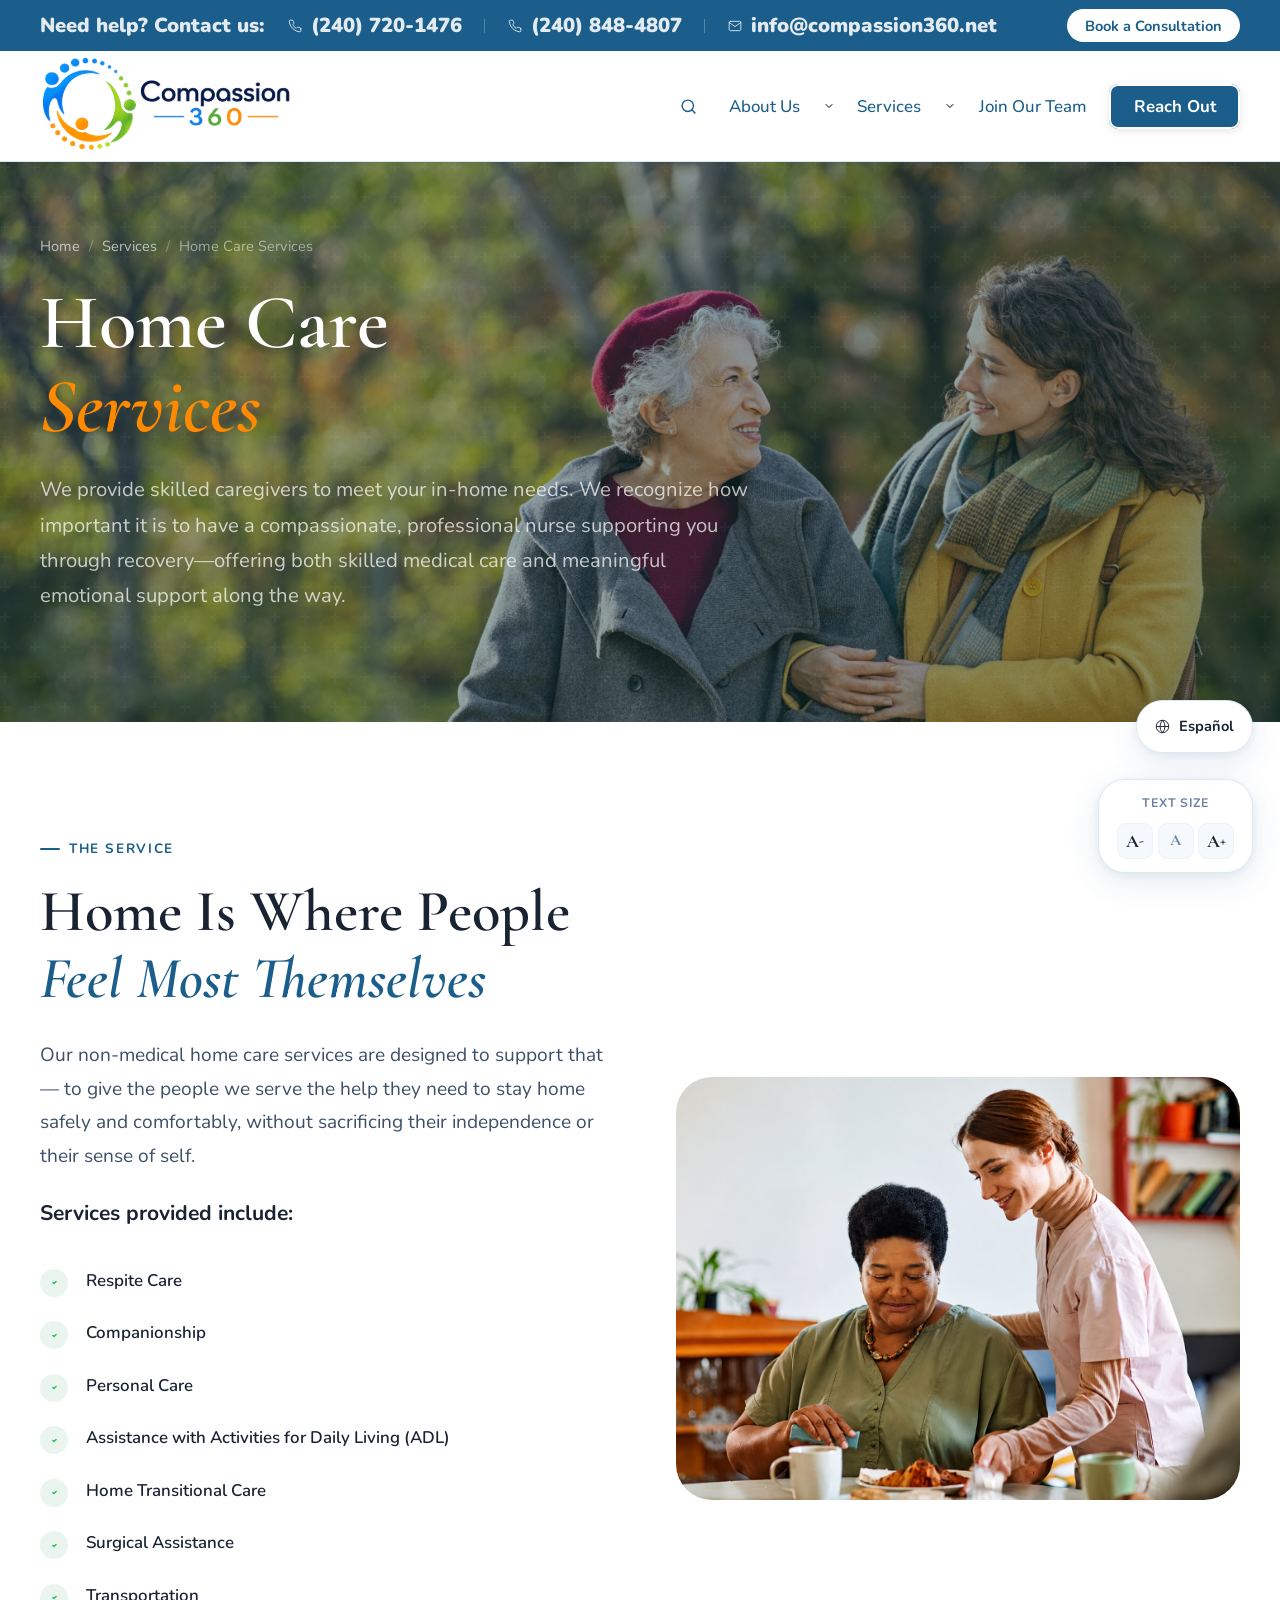
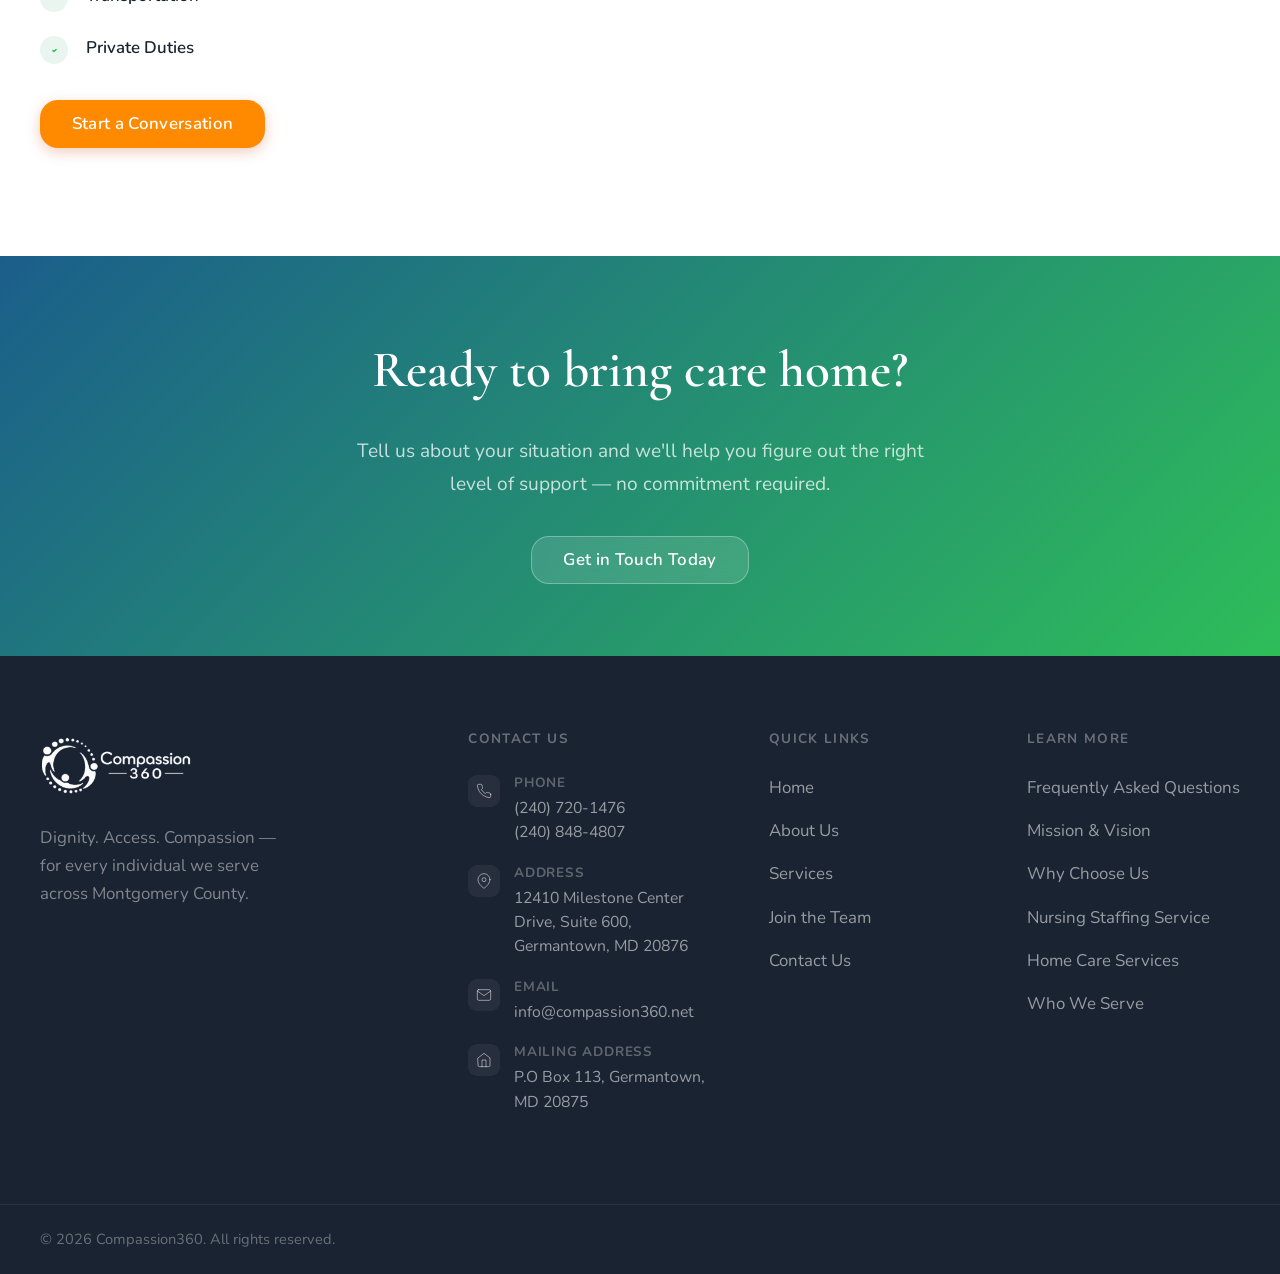
<file: homecare.html>
<!DOCTYPE html>
<html lang="en">
<head>
  <meta charset="UTF-8" />
  <meta name="viewport" content="width=device-width, initial-scale=1.0" />
  <title>Non-Medical Home Care — Compassion360</title>
  <link rel="preconnect" href="https://fonts.googleapis.com" />
  <link rel="preconnect" href="https://fonts.gstatic.com" crossorigin />
  <link href="https://fonts.googleapis.com/css2?family=Cormorant+Garamond:ital,wght@0,400;0,500;0,600;0,700;1,400;1,500&family=Nunito:wght@300;400;500;600;700&display=swap" rel="stylesheet" />
  <link rel="stylesheet" href="style.css" />
  <link rel="icon" type="image/png" sizes="16x16" href="icons/favicon-16x16.png" />
  <link rel="icon" type="image/png" sizes="32x32" href="icons/favicon-32x32.png"  />
  <link rel="apple-touch-icon" href="icons/apple-touch-icon.png" />
  <!-- <style>
    /* ── Page Hero ───────────────────────────────── */
    .page-hero {
      background: linear-gradient(135deg, #3D1A0A 0%, #7A3520 40%, var(--c-peach) 100%);
      padding-block: 9rem 5rem;
      position: relative;
      overflow: hidden;
    }
    .page-hero::after {
      content: '';
      position: absolute;
      inset: 0;
      background: url("data:image/svg+xml,%3Csvg width='60' height='60' viewBox='0 0 60 60' xmlns='http://www.w3.org/2000/svg'%3E%3Cg fill='none'%3E%3Cg fill='%23ffffff' fill-opacity='0.03'%3E%3Cpath d='M36 34v-4h-2v4h-4v2h4v4h2v-4h4v-2h-4zm0-30V0h-2v4h-4v2h4v4h2V6h4V4h-4zM6 34v-4H4v4H0v2h4v4h2v-4h4v-2H6zM6 4V0H4v4H0v2h4v4h2V6h4V4H6z'/%3E%3C/g%3E%3C/g%3E%3C/svg%3E");
      pointer-events: none;
    }
    .page-hero .container { position: relative; z-index: 1; }
    .page-hero-heading {
      font-family: var(--font-display);
      font-size: clamp(2.5rem, 6vw, 4.5rem);
      font-weight: 600;
      line-height: 1.1;
      color: white;
      margin-bottom: var(--sp-5);
    }
    .page-hero-heading em { font-style: italic; color: rgba(255,220,200,0.95); }
    .page-hero-sub {
      font-size: clamp(1rem, 2vw, 1.125rem);
      color: rgba(255,255,255,0.72);
      max-width: 60ch;
      line-height: 1.75;
    }
    .breadcrumb {
      display: flex;
      align-items: center;
      gap: var(--sp-2);
      margin-bottom: var(--sp-5);
      font-size: 0.8125rem;
      color: rgba(255,255,255,0.5);
    }
    .breadcrumb a { color: rgba(255,255,255,0.65); transition: color var(--t-fast); }
    .breadcrumb a:hover { color: white; }
    .breadcrumb-sep { color: rgba(255,255,255,0.3); }

    /* ── Intro ───────────────────────────────────── */
    .service-intro {
      display: grid;
      grid-template-columns: 1fr 1fr;
      gap: var(--sp-16);
      align-items: center;
    }
    .service-intro-image {
      border-radius: var(--radius-xl);
      overflow: hidden;
      aspect-ratio: 4/3;
      background: linear-gradient(135deg, var(--c-peach-pale), #F5CEBB);
      display: flex;
      align-items: center;
      justify-content: center;
      flex-direction: column;
      gap: var(--sp-3);
      color: var(--c-peach);
    }
    .service-intro-image img { width: 100%; height: 100%; object-fit: cover; display: block; }
    .img-placeholder-text { font-size: 0.8125rem; font-weight: 600; color: var(--c-text-soft); }

    /* ── Feature List ────────────────────────────── */
    .feature-list { display: flex; flex-direction: column; gap: var(--sp-5); margin-block: var(--sp-7); }
    .feature-item { display: flex; gap: var(--sp-4); align-items: flex-start; }
    .feature-check {
      width: 28px; height: 28px;
      background: var(--c-peach-pale);
      border-radius: 50%;
      display: flex; align-items: center; justify-content: center;
      color: var(--c-peach);
      flex-shrink: 0; margin-top: 2px;
    }
    .feature-text { font-size: 0.9375rem; color: var(--c-text-mid); line-height: 1.65; }
    .feature-text strong { display: block; color: var(--c-text); font-weight: 600; margin-bottom: 2px; }

    /* ── Care Types Grid ─────────────────────────── */
    .care-types-grid {
      display: grid;
      grid-template-columns: repeat(2, 1fr);
      gap: var(--sp-5);
    }
    .care-type-card {
      background: var(--c-white);
      border-radius: var(--radius-lg);
      padding: var(--sp-7) var(--sp-6);
      border: 1.5px solid var(--c-border-soft);
      box-shadow: var(--shadow-sm);
      transition: all var(--t-mid) var(--ease);
    }
    .care-type-card:hover { transform: translateY(-4px); box-shadow: var(--shadow-md); border-color: #F5CEBB; }
    .care-type-icon {
      width: 48px; height: 48px;
      background: var(--c-peach-pale);
      border-radius: var(--radius);
      display: flex; align-items: center; justify-content: center;
      color: var(--c-peach);
      margin-bottom: var(--sp-4);
    }
    .care-type-title { font-family: var(--font-display); font-size: 1.25rem; font-weight: 600; color: var(--c-text); margin-bottom: var(--sp-2); }
    .care-type-desc { font-size: 0.9375rem; color: var(--c-text-mid); line-height: 1.65; }

    /* ── Who It's For ────────────────────────────── */
    .who-grid { display: grid; grid-template-columns: repeat(3, 1fr); gap: var(--sp-5); }
    .who-card {
      background: var(--c-white);
      border-radius: var(--radius-lg);
      padding: var(--sp-7) var(--sp-6);
      border: 1.5px solid var(--c-border-soft);
      box-shadow: var(--shadow-sm);
      transition: all var(--t-mid) var(--ease);
    }
    .who-card:hover { transform: translateY(-4px); box-shadow: var(--shadow-md); border-color: #F5CEBB; }
    .who-card-icon {
      width: 48px; height: 48px;
      background: var(--c-peach-pale);
      border-radius: var(--radius);
      display: flex; align-items: center; justify-content: center;
      color: var(--c-peach);
      margin-bottom: var(--sp-4);
    }
    .who-card-title { font-family: var(--font-display); font-size: 1.25rem; font-weight: 600; color: var(--c-text); margin-bottom: var(--sp-2); }
    .who-card-desc { font-size: 0.9375rem; color: var(--c-text-mid); line-height: 1.65; }

    /* ── CTA ─────────────────────────────────────── */
    .cta-section {
      background: linear-gradient(135deg, #3D1A0A 0%, var(--c-peach) 100%);
      padding-block: var(--sp-16);
      text-align: center;
    }
    .cta-section h2 { font-family: var(--font-display); font-size: clamp(1.75rem, 4vw, 3rem); font-weight: 600; color: white; margin-bottom: var(--sp-5); }
    .cta-section p { font-size: 1.0625rem; color: rgba(255,255,255,0.75); max-width: 52ch; margin: 0 auto var(--sp-8); line-height: 1.7; }

    /* ── Footer ──────────────────────────────────── */
    .footer-new { background: var(--c-text); color: rgba(255,255,255,0.65); }
    .footer-new-inner { display: grid; grid-template-columns: 1.8fr 1.2fr 1fr 1fr; gap: var(--sp-10); padding-block: var(--sp-16); }
    .footer-tagline { font-size: 0.9375rem; color: rgba(255,255,255,0.45); line-height: 1.65; margin-top: var(--sp-4); max-width: 26ch; }
    .footer-new-contact h3, .footer-new-links h3 { font-size: 0.75rem; font-weight: 700; letter-spacing: 0.1em; text-transform: uppercase; color: rgba(255,255,255,0.35); margin-bottom: var(--sp-5); }
    .footer-contact-item { display: flex; align-items: flex-start; gap: var(--sp-3); margin-bottom: var(--sp-4); }
    .footer-contact-item-icon { width: 32px; height: 32px; flex-shrink: 0; background: rgba(255,255,255,0.06); border-radius: var(--radius-sm); display: flex; align-items: center; justify-content: center; color: rgba(255,255,255,0.5); margin-top: 2px; }
    .footer-contact-item-text { font-size: 0.875rem; line-height: 1.55; color: rgba(255,255,255,0.55); }
    .footer-contact-item-text strong { display: block; font-size: 0.75rem; font-weight: 700; letter-spacing: 0.06em; text-transform: uppercase; color: rgba(255,255,255,0.3); margin-bottom: 2px; }
    .footer-new-links ul { list-style: none; display: flex; flex-direction: column; gap: var(--sp-3); }
    .footer-new-links a { font-size: 0.9375rem; color: rgba(255,255,255,0.55); transition: color var(--t-fast); }
    .footer-new-links a:hover { color: white; }
    .footer-new-bottom { border-top: 1px solid rgba(255,255,255,0.08); }
    .footer-new-bottom-inner { display: flex; justify-content: space-between; align-items: center; padding-block: var(--sp-5); font-size: 0.8125rem; color: rgba(255,255,255,0.3); flex-wrap: wrap; gap: var(--sp-3); }

    /* ── Responsive ──────────────────────────────── */
    @media (max-width: 1024px) {
      .care-types-grid { grid-template-columns: 1fr; }
      .who-grid { grid-template-columns: repeat(2, 1fr); }
      .footer-new-inner { grid-template-columns: 1fr 1fr; gap: var(--sp-8); }
    }
    @media (max-width: 768px) {
      .service-intro { grid-template-columns: 1fr; }
      .service-intro-image { display: none; }
      .who-grid { grid-template-columns: 1fr; }
      .footer-new-inner { grid-template-columns: 1fr; }
      .footer-new-bottom-inner { flex-direction: column; text-align: center; }
    }
  </style> -->
</head>
<body>

  <a href="#main" class="skip-link">Skip to main content</a>

    <!-- ── Fixed Header Wrapper ── -->
  <div class="site-header-wrapper">
    <div class="top-bar" role="complementary" aria-label="Quick contact information">
      <div class="container top-bar-inner">
        <div class="top-bar-items">
          <p class="top-bar-item">Need help? Contact us:</p>
          <a href="tel:+12407201476" class="top-bar-item">
            <svg width="14" height="14" viewBox="0 0 24 24" fill="none" aria-hidden="true">
              <path d="M22 16.92v3a2 2 0 0 1-2.18 2 19.79 19.79 0 0 1-8.63-3.07 19.5 19.5 0 0 1-6-6 19.79 19.79 0 0 1-3.07-8.67A2 2 0 0 1 4.11 2h3a2 2 0 0 1 2 1.72 12.84 12.84 0 0 0 .7 2.81 2 2 0 0 1-.45 2.11L8.09 9.91a16 16 0 0 0 6 6l1.27-1.27a2 2 0 0 1 2.11-.45 12.84 12.84 0 0 0 2.81.7A2 2 0 0 1 22 16.92z" stroke="currentColor" stroke-width="1.5" stroke-linecap="round" stroke-linejoin="round"/>
            </svg>
            (240) 720-1476  
          </a>
          <span class="top-bar-divider" aria-hidden="true"></span>
          <a href="tel:+12408484807" class="top-bar-item">
            <svg width="14" height="14" viewBox="0 0 24 24" fill="none" aria-hidden="true">
              <path d="M22 16.92v3a2 2 0 0 1-2.18 2 19.79 19.79 0 0 1-8.63-3.07 19.5 19.5 0 0 1-6-6 19.79 19.79 0 0 1-3.07-8.67A2 2 0 0 1 4.11 2h3a2 2 0 0 1 2 1.72 12.84 12.84 0 0 0 .7 2.81 2 2 0 0 1-.45 2.11L8.09 9.91a16 16 0 0 0 6 6l1.27-1.27a2 2 0 0 1 2.11-.45 12.84 12.84 0 0 0 2.81.7A2 2 0 0 1 22 16.92z" stroke="currentColor" stroke-width="1.5" stroke-linecap="round" stroke-linejoin="round"/>
            </svg>
            (240) 848-4807
          </a>

          <span class="top-bar-divider" aria-hidden="true"></span>

          <a href="mailto:info@compassion360.net" class="top-bar-item">
            <svg width="14" height="14" viewBox="0 0 24 24" fill="none" aria-hidden="true">
              <path d="M4 4h16c1.1 0 2 .9 2 2v12c0 1.1-.9 2-2 2H4c-1.1 0-2-.9-2-2V6c0-1.1.9-2 2-2z" stroke="currentColor" stroke-width="1.5" stroke-linecap="round" stroke-linejoin="round"/>
              <polyline points="22,6 12,13 2,6" stroke="currentColor" stroke-width="1.5" stroke-linecap="round" stroke-linejoin="round"/>
            </svg>
            info@compassion360.net
          </a>

        </div>

        <div class="top-bar-right">
          <a href="contact-us.html" class="top-bar-cta">Book a Consultation</a>
        </div>
      </div>
    </div>

  <!-- ── NAVIGATION ────────────────────────────────────── -->
    <header class="site-header " id="site-header">
      <nav class="nav container" aria-label="Main navigation">
        <a href="index.html" class="nav-logo">
          <img src="logo/new-logo.png" alt="Compassion360" class="nav-logo-img" />
        </a>

        <button class="nav-toggle" id="navToggle" aria-expanded="false" aria-controls="navMenu" aria-label="Toggle navigation">
          <span></span><span></span><span></span>
        </button>

        <ul class="nav-menu" id="navMenu" role="list">
          <li>
            <a href="search.html" class="nav-link nav-search-btn" aria-label="Search">
              <svg width="17" height="17" viewBox="0 0 24 24" fill="none" aria-hidden="true">
                <circle cx="11" cy="11" r="8" stroke="currentColor" stroke-width="2"/>
                <path d="M21 21l-4.35-4.35" stroke="currentColor" stroke-width="2" stroke-linecap="round"/>
              </svg>
            </a>
          </li>
          <li class="nav-dropdown">
            <div class="nav-dropdown-group">
              <a href="#about" class="nav-link">About Us</a>
              <button class="nav-dropdown-chevron" aria-expanded="false" aria-label="Toggle About submenu">
                <svg width="12" height="12" viewBox="0 0 24 24" fill="none" aria-hidden="true">
                  <path d="M6 9l6 6 6-6" stroke="currentColor" stroke-width="2" stroke-linecap="round" stroke-linejoin="round"/>
                </svg>
              </button>
            </div>
            <ul class="nav-dropdown-menu" role="list">
              <li><a href="mission.html" class="nav-dropdown-link">Mission &amp; Vision</a></li>
              <li><a href="why-us.html" class="nav-dropdown-link">Why Us</a></li>
            </ul>
          </li>
          <li class="nav-dropdown">
            <div class="nav-dropdown-group">
              <a href="services.html" class="nav-link">Services</a>
              <button class="nav-dropdown-chevron" aria-expanded="false" aria-label="Toggle About submenu">
                <svg width="12" height="12" viewBox="0 0 24 24" fill="none" aria-hidden="true">
                  <path d="M6 9l6 6 6-6" stroke="currentColor" stroke-width="2" stroke-linecap="round" stroke-linejoin="round"/>
                </svg>
              </button>
            </div>
            <ul class="nav-dropdown-menu" role="list">
              <li><a href="nursing.html" class="nav-dropdown-link">Nursing Staffing Service</a></li>
              <li><a href="homecare.html" class="nav-dropdown-link">Home Care Services</a></li>
            </ul>
          </li>
          <!-- <li><a href="#services" class="nav-link">Services</a></li> -->
          <li><a href="careers.html" class="nav-link">Join Our Team</a></li>
          <li><a href="contact-us.html" class="nav-link nav-cta">Reach Out</a></li>
        </ul>
      </nav>
    </header>

  </div>

  <main id="main">

    <!-- ── PAGE HERO ── -->
    <section class="page-hero">
      <div class="container">
        <nav class="breadcrumb" aria-label="Breadcrumb">
          <a href="index.html">Home</a>
          <span class="breadcrumb-sep" aria-hidden="true">/</span>
          <a href="services.html">Services</a>
          <span class="breadcrumb-sep" aria-hidden="true">/</span>
          <span aria-current="page">Home Care Services</span>
        </nav>
        <h1 class="page-hero-heading">
          Home Care<br /><em> Services</em>
        </h1>
        <p class="page-hero-sub">
          We provide skilled caregivers to meet your in-home needs. We recognize how important it is to have a compassionate, professional nurse supporting you through recovery—offering both skilled medical care and meaningful emotional support along the way.         </p>
      </div>
    </section>

    <!-- ── INTRO ── -->
    <section class="section" style="background: var(--c-white);">
      <div class="container service-intro">
        <div>
          <div class="section-label">The Service</div>
          <h2 class="section-heading">
            Home Is Where People<br /><em>Feel Most Themselves</em>
          </h2>
          <p class="body-text">
            Our non-medical home care services are designed to support that — to give the people we serve the help they need to stay home safely and comfortably, without sacrificing their independence or their sense of self.
          </p>
          <!-- <p class="body-text">
            Our caregivers are not just task-completers. They're trained to see the whole person, to notice what matters, and to build genuine relationships with the individuals in their care. We choose caregivers the same way we'd want someone chosen for our own family.
          </p> -->


           <!-- <h2 class="section-heading">
            What Sets Our Home Care Apart
          </h2> -->
          <h3>
            Services provided include:
          </h3>
          <div class="feature-list">
            <div class="feature-item">
              <div class="feature-check">
                <svg width="13" height="13" viewBox="0 0 24 24" fill="none"><path d="M9 12L11 14L15 10" stroke="currentColor" stroke-width="2.5" stroke-linecap="round" stroke-linejoin="round"/></svg>
              </div>
              <div class="feature-text">
                <strong>Respite Care</strong>
                <!-- Support with bathing, dressing, grooming, meal preparation, and other activities of daily living — delivered with patience and dignity. -->
              </div>
            </div>
            <div class="feature-item">
              <div class="feature-check">
                <svg width="13" height="13" viewBox="0 0 24 24" fill="none"><path d="M9 12L11 14L15 10" stroke="currentColor" stroke-width="2.5" stroke-linecap="round" stroke-linejoin="round"/></svg>
              </div>
              <div class="feature-text">
                <strong>Companionship</strong>
                <!-- Consistent, meaningful companionship that reduces isolation and enriches daily life. -->
              </div>
            </div>
            <div class="feature-item">
              <div class="feature-check">
                <svg width="13" height="13" viewBox="0 0 24 24" fill="none"><path d="M9 12L11 14L15 10" stroke="currentColor" stroke-width="2.5" stroke-linecap="round" stroke-linejoin="round"/></svg>
              </div>
              <div class="feature-text">
                <strong>Personal Care</strong>
                <!-- Relief for family caregivers so they can rest and recharge while their loved one receives trusted, professional support. -->
              </div>
            </div>
            <div class="feature-item">
              <div class="feature-check">
                <svg width="13" height="13" viewBox="0 0 24 24" fill="none"><path d="M9 12L11 14L15 10" stroke="currentColor" stroke-width="2.5" stroke-linecap="round" stroke-linejoin="round"/></svg>
              </div>
              <div class="feature-text">
                <strong>Assistance with Activities for Daily Living (ADL)</strong>
                <!-- Where possible, we match clients with caregivers who share their cultural background or language for a more comfortable, trusting relationship. -->
              </div>
            </div>
            <div class="feature-item">
              <div class="feature-check">
                <svg width="13" height="13" viewBox="0 0 24 24" fill="none"><path d="M9 12L11 14L15 10" stroke="currentColor" stroke-width="2.5" stroke-linecap="round" stroke-linejoin="round"/></svg>
              </div>
              <div class="feature-text">
                <strong>Home Transitional Care</strong>
                <!-- Where possible, we match clients with caregivers who share their cultural background or language for a more comfortable, trusting relationship. -->
              </div>
            </div>
            <div class="feature-item">
              <div class="feature-check">
                <svg width="13" height="13" viewBox="0 0 24 24" fill="none"><path d="M9 12L11 14L15 10" stroke="currentColor" stroke-width="2.5" stroke-linecap="round" stroke-linejoin="round"/></svg>
              </div>
              <div class="feature-text">
                <strong>Surgical Assistance</strong>
                <!-- Where possible, we match clients with caregivers who share their cultural background or language for a more comfortable, trusting relationship. -->
              </div>
            </div>
            <div class="feature-item">
              <div class="feature-check">
                <svg width="13" height="13" viewBox="0 0 24 24" fill="none"><path d="M9 12L11 14L15 10" stroke="currentColor" stroke-width="2.5" stroke-linecap="round" stroke-linejoin="round"/></svg>
              </div>
              <div class="feature-text">
                <strong>Transportation</strong>
                <!-- Where possible, we match clients with caregivers who share their cultural background or language for a more comfortable, trusting relationship. -->
              </div>
            </div>
            <div class="feature-item">
              <div class="feature-check">
                <svg width="13" height="13" viewBox="0 0 24 24" fill="none"><path d="M9 12L11 14L15 10" stroke="currentColor" stroke-width="2.5" stroke-linecap="round" stroke-linejoin="round"/></svg>
              </div>
              <div class="feature-text">
                <strong>Private Duties</strong>
                <!-- Where possible, we match clients with caregivers who share their cultural background or language for a more comfortable, trusting relationship. -->
              </div>
            </div>
          </div>

          <a href="contact-us.html" class="btn btn-primary" style="background: var(--c-peach); box-shadow: 0 4px 14px rgba(217,112,73,0.35);">Start a Conversation</a>
        </div>

        <div class="service-intro-image">
          <!--
            TO ADD YOUR IMAGE:
            Replace the content below with:
            <img src="homecare-detail.jpg" alt="Home care caregiver with client" />
          -->
          <img src="photos/pic_13.png" alt="Home care caregiver with client" />  
          <!-- <svg width="52" height="52" viewBox="0 0 24 24" fill="none">
            <rect x="3" y="3" width="18" height="18" rx="2" stroke="currentColor" stroke-width="1.5"/>
            <circle cx="8.5" cy="8.5" r="1.5" stroke="currentColor" stroke-width="1.5"/>
            <path d="M21 15l-5-5L5 21" stroke="currentColor" stroke-width="1.5" stroke-linecap="round"/>
          </svg>
          <span class="img-placeholder-text">Add your image here</span> -->
        </div>
      </div>
    </section>

    <!-- ── TYPES OF CARE ── -->
    <!-- <section class="section" style="background: var(--c-bg);">
      <div class="container">
        <div class="section-header" style="text-align: center;">
          <div class="section-label">What's Included</div>
          <h2 class="section-heading centered">
            Types of Care<br /><em>We Provide</em>
          </h2>
        </div>
        <div class="care-types-grid" style="max-width: 860px; margin: 0 auto;">
          <div class="care-type-card">
            <div class="care-type-icon">
              <svg width="24" height="24" viewBox="0 0 24 24" fill="none"><path d="M3 9l9-7 9 7v11a2 2 0 0 1-2 2H5a2 2 0 0 1-2-2z" stroke="currentColor" stroke-width="1.5" stroke-linecap="round" stroke-linejoin="round"/><polyline points="9,22 9,12 15,12 15,22" stroke="currentColor" stroke-width="1.5" stroke-linecap="round" stroke-linejoin="round"/></svg>
            </div>
            <h3 class="care-type-title">Personal Care</h3>
            <p class="care-type-desc">Assistance with bathing, grooming, dressing, toileting, and other personal hygiene tasks — always delivered with respect for the client's privacy and dignity.</p>
          </div>
          <div class="care-type-card">
            <div class="care-type-icon">
              <svg width="24" height="24" viewBox="0 0 24 24" fill="none"><path d="M20.84 4.61a5.5 5.5 0 0 0-7.78 0L12 5.67l-1.06-1.06a5.5 5.5 0 0 0-7.78 7.78l1.06 1.06L12 21.23l7.78-7.78 1.06-1.06a5.5 5.5 0 0 0 0-7.78z" stroke="currentColor" stroke-width="1.5" stroke-linecap="round" stroke-linejoin="round"/></svg>
            </div>
            <h3 class="care-type-title">Companionship</h3>
            <p class="care-type-desc">Meaningful conversation, shared activities, walks, and engagement that combats isolation and supports mental and emotional wellbeing.</p>
          </div>
          <div class="care-type-card">
            <div class="care-type-icon">
              <svg width="24" height="24" viewBox="0 0 24 24" fill="none"><circle cx="12" cy="12" r="10" stroke="currentColor" stroke-width="1.5"/><path d="M12 8v4l3 3" stroke="currentColor" stroke-width="1.5" stroke-linecap="round"/></svg>
            </div>
            <h3 class="care-type-title">Medication Reminders</h3>
            <p class="care-type-desc">Non-medical reminders to take medications as scheduled, helping clients stay on track with their care plans and treatment routines.</p>
          </div>
          <div class="care-type-card">
            <div class="care-type-icon">
              <svg width="24" height="24" viewBox="0 0 24 24" fill="none"><path d="M17 21v-2a4 4 0 0 0-4-4H5a4 4 0 0 0-4 4v2" stroke="currentColor" stroke-width="1.5" stroke-linecap="round"/><circle cx="9" cy="7" r="4" stroke="currentColor" stroke-width="1.5"/></svg>
            </div>
            <h3 class="care-type-title">Respite Care</h3>
            <p class="care-type-desc">Scheduled relief for family caregivers — whether it's a few hours or a full day — so they can rest and recharge while their loved one is in safe hands.</p>
          </div>
        </div>
      </div>
    </section> -->

    <!-- ── WHO IT'S FOR ── -->
    <!-- <section class="section" style="background: var(--c-white);">
      <div class="container">
        <div class="section-header" style="text-align: center;">
          <div class="section-label">Who This Serves</div>
          <h2 class="section-heading centered">
            Support for Those<br /><em>Who Need It Most</em>
          </h2>
        </div>
        <div class="who-grid">
          <div class="who-card">
            <div class="who-card-icon">
              <svg width="24" height="24" viewBox="0 0 24 24" fill="none"><path d="M17 21v-2a4 4 0 0 0-4-4H5a4 4 0 0 0-4 4v2" stroke="currentColor" stroke-width="1.5" stroke-linecap="round"/><circle cx="9" cy="7" r="4" stroke="currentColor" stroke-width="1.5"/><path d="M23 11h-6M20 8v6" stroke="currentColor" stroke-width="1.5" stroke-linecap="round"/></svg>
            </div>
            <h3 class="who-card-title">Seniors &amp; Older Adults</h3>
            <p class="who-card-desc">Older adults who want to remain at home safely and independently, with the right support to make that a sustainable and comfortable choice.</p>
          </div>
          <div class="who-card">
            <div class="who-card-icon">
              <svg width="24" height="24" viewBox="0 0 24 24" fill="none"><path d="M22 12h-4l-3 9L9 3l-3 9H2" stroke="currentColor" stroke-width="1.5" stroke-linecap="round" stroke-linejoin="round"/></svg>
            </div>
            <h3 class="who-card-title">Those in Recovery</h3>
            <p class="who-card-desc">Individuals recovering from surgery, illness, or a health event who need steady in-home support during the most vulnerable stage of healing.</p>
          </div>
          <div class="who-card">
            <div class="who-card-icon">
              <svg width="24" height="24" viewBox="0 0 24 24" fill="none"><path d="M20.84 4.61a5.5 5.5 0 0 0-7.78 0L12 5.67l-1.06-1.06a5.5 5.5 0 0 0-7.78 7.78l1.06 1.06L12 21.23l7.78-7.78 1.06-1.06a5.5 5.5 0 0 0 0-7.78z" stroke="currentColor" stroke-width="1.5" stroke-linecap="round" stroke-linejoin="round"/></svg>
            </div>
            <h3 class="who-card-title">Families &amp; Caregivers</h3>
            <p class="who-card-desc">Family members who need a trusted partner to share the caregiving load — whether for a few hours of respite or more regular scheduled support.</p>
          </div>
        </div>
      </div>
    </section> -->
    
    
    <!-- ── OTHER SERVICES ── -->
    <!-- <section class="section" style="background: var(--c-white); padding-block: var(--sp-16);">
      <div class="container">
        <div class="section-header" style="text-align: center; margin-bottom: var(--sp-8);">
          <div class="section-label">Continue Exploring</div>
          <h2 class="section-heading centered">Explore Our Other<br /><em>Services</em></h2>
        </div>
        <div class="other-services-grid">
          <a href="nursing.html" class="other-service-card">
            <div class="other-service-icon">
              <svg width="28" height="28" viewBox="0 0 24 24" fill="none">
                <path d="M17 21v-2a4 4 0 0 0-4-4H5a4 4 0 0 0-4 4v2" stroke="currentColor" stroke-width="1.5" stroke-linecap="round"/>
                <circle cx="9" cy="7" r="4" stroke="currentColor" stroke-width="1.5"/>
                <path d="M23 21v-2a4 4 0 0 0-3-3.87M16 3.13a4 4 0 0 1 0 7.75" stroke="currentColor" stroke-width="1.5" stroke-linecap="round"/>
              </svg>
            </div>
            <div class="other-service-content">
              <h3 class="other-service-title">Nursing Staff Referrals</h3>
              <p class="other-service-desc">Connecting healthcare facilities and families with thoroughly vetted, licensed nursing professionals — quickly, reliably, and with the right fit every time.</p>
            </div>
            <div class="other-service-arrow" aria-hidden="true">
              <svg width="18" height="18" viewBox="0 0 24 24" fill="none">
                <path d="M5 12h14M12 5l7 7-7 7" stroke="currentColor" stroke-width="2" stroke-linecap="round" stroke-linejoin="round"/>
              </svg>
            </div>
          </a>
        </div>
      </div>
    </section> -->


    <!-- ── CTA ── -->
    <section class="cta-section">
      <div class="container">
        <h2>Ready to bring care home?</h2>
        <p>Tell us about your situation and we'll help you figure out the right level of support — no commitment required.</p>
        <a href="contact-us.html" class="btn btn-ghost">Get in Touch Today</a>
      </div>
    </section>

  </main>

  <!-- ── FOOTER ── -->
  <footer class="footer-new" role="contentinfo">
    <div class="container footer-new-inner">

      <!-- Brand -->
      <div class="footer-new-brand">
        <a href="index.html" class="nav-logo" aria-label="Compassion360 home">
          <img src="logo/new-logo.png" alt="Compassion360" class="nav-logo-img footer-logo-img" />
        </a>
        <p class="footer-tagline">Dignity. Access. Compassion — for every individual we serve across Montgomery County.</p>
      </div>

      <!-- Contact Info -->
      <div class="footer-new-contact">
        <h3>Contact Us</h3>

        <div class="footer-contact-item">
          <div class="footer-contact-item-icon">
            <svg width="16" height="16" viewBox="0 0 24 24" fill="none">
              <path d="M22 16.92v3a2 2 0 0 1-2.18 2 19.79 19.79 0 0 1-8.63-3.07 19.5 19.5 0 0 1-6-6 19.79 19.79 0 0 1-3.07-8.67A2 2 0 0 1 4.11 2h3a2 2 0 0 1 2 1.72 12.84 12.84 0 0 0 .7 2.81 2 2 0 0 1-.45 2.11L8.09 9.91a16 16 0 0 0 6 6l1.27-1.27a2 2 0 0 1 2.11-.45 12.84 12.84 0 0 0 2.81.7A2 2 0 0 1 22 16.92z" stroke="currentColor" stroke-width="1.5" stroke-linecap="round" stroke-linejoin="round"/>
            </svg>
          </div>
          <div class="footer-contact-item-text">
            <strong>Phone</strong>
            (240) 720-1476 <br>
            (240) 848-4807
          </div>
        </div>

        <div class="footer-contact-item">
          <div class="footer-contact-item-icon">
            <svg width="16" height="16" viewBox="0 0 24 24" fill="none">
              <path d="M21 10c0 7-9 13-9 13s-9-6-9-13a9 9 0 0 1 18 0z" stroke="currentColor" stroke-width="1.5" stroke-linecap="round" stroke-linejoin="round"/>
              <circle cx="12" cy="10" r="3" stroke="currentColor" stroke-width="1.5"/>
            </svg>
          </div>
          <div class="footer-contact-item-text">
            <strong>Address</strong>
            12410 Milestone Center Drive, Suite 600, Germantown, MD 20876
          </div>
        </div>

        <div class="footer-contact-item">
          <div class="footer-contact-item-icon">
            <svg width="16" height="16" viewBox="0 0 24 24" fill="none">
              <path d="M4 4h16c1.1 0 2 .9 2 2v12c0 1.1-.9 2-2 2H4c-1.1 0-2-.9-2-2V6c0-1.1.9-2 2-2z" stroke="currentColor" stroke-width="1.5" stroke-linecap="round" stroke-linejoin="round"/>
              <polyline points="22,6 12,13 2,6" stroke="currentColor" stroke-width="1.5" stroke-linecap="round" stroke-linejoin="round"/>
            </svg>
          </div>
          <div class="footer-contact-item-text">
            <strong>Email</strong>
            info@compassion360.net
          </div>
        </div>
        <div class="footer-contact-item">
          <div class="footer-contact-item-icon">
            <svg width="16" height="16" viewBox="0 0 24 24" fill="none">
              <path d="M3 9l9-7 9 7v11a2 2 0 0 1-2 2H5a2 2 0 0 1-2-2z" stroke="currentColor" stroke-width="1.5" stroke-linecap="round" stroke-linejoin="round"/>
              <polyline points="9,22 9,12 15,12 15,22" stroke="currentColor" stroke-width="1.5" stroke-linecap="round" stroke-linejoin="round"/>
            </svg>
          </div>
          <div class="footer-contact-item-text">
            <strong>Mailing Address</strong>
            P.O Box 113, Germantown, MD 20875
          </div>
        </div>
      </div>

      <!-- Quick Links -->
      <div class="footer-new-links">
        <h3>Quick Links</h3>
        <ul>
          <li><a href="index.html">Home</a></li>
          <li><a href="index.html#about">About Us</a></li>
          <li><a href="services.html">Services</a></li>
          <!-- <li><a href="index.html#who-we-serve">Who We Serve</a></li> -->
          <li><a href="careers.html">Join the Team</a></li>
          <li><a href="contact-us.html">Contact Us</a></li>
        </ul>
      </div>

      <!-- Self Help -->
      <div class="footer-new-links">
        <h3>Learn More</h3>
        <ul>
          <li><a href="resources.html">Frequently Asked Questions</a></li>
          <li><a href="mission.html">Mission &amp; Vision</a></li>
          <li><a href="why-us.html">Why Choose Us</a></li>
          <li><a href="nursing.html">Nursing Staffing Service</a></li>
          <li><a href="homecare.html">Home Care Services</a></li>
          <li><a href="index.html#who-we-serve">Who We Serve</a></li>
        </ul>
      </div>

    </div>

    <div class="footer-bottom">
      <div class="container footer-bottom-inner">
        <p>&copy; 2026 Compassion360. All rights reserved.</p>
        <!-- <p>Serving Montgomery County, Maryland &amp; surrounding areas.</p> -->
      </div>
    </div>
  </footer>

    <div class="font-resizer" role="toolbar" aria-label="Text size controls">
  <span class="font-resizer-label">Text Size</span>
  <div class="font-resizer-buttons">
    <button class="font-resizer-btn" id="fontDecrease" aria-label="Decrease text size" title="Decrease text size">
      A<sup>-</sup>
    </button>
    <button class="font-resizer-btn font-resizer-btn--reset" id="fontReset" aria-label="Reset text size" title="Reset to default">
      A
    </button>
    <button class="font-resizer-btn" id="fontIncrease" aria-label="Increase text size" title="Increase text size">
      A<sup>+</sup>
    </button>
  </div>
  </div>

  <script src="//code.tidio.co/3iylxfdtafnkcnaaygfnmssbmxgtjrqh.js" async></script>

  <script src="script.js"></script>

   <a href="https://translate.google.com/translate?sl=en&tl=es&u=https://www.compassion360.net"
    target="_blank"
    rel="noopener"
    class="translate-btn"
    aria-label="View this site in Spanish">
    <svg width="15" height="15" viewBox="0 0 24 24" fill="none" aria-hidden="true">
      <circle cx="12" cy="12" r="10" stroke="currentColor" stroke-width="1.5"/>
      <path d="M2 12h20M12 2a15.3 15.3 0 0 1 4 10 15.3 15.3 0 0 1-4 10 15.3 15.3 0 0 1-4-10 15.3 15.3 0 0 1 4-10z" stroke="currentColor" stroke-width="1.5"/>
    </svg>
    Español
  </a>
</body>
</html>
</file>
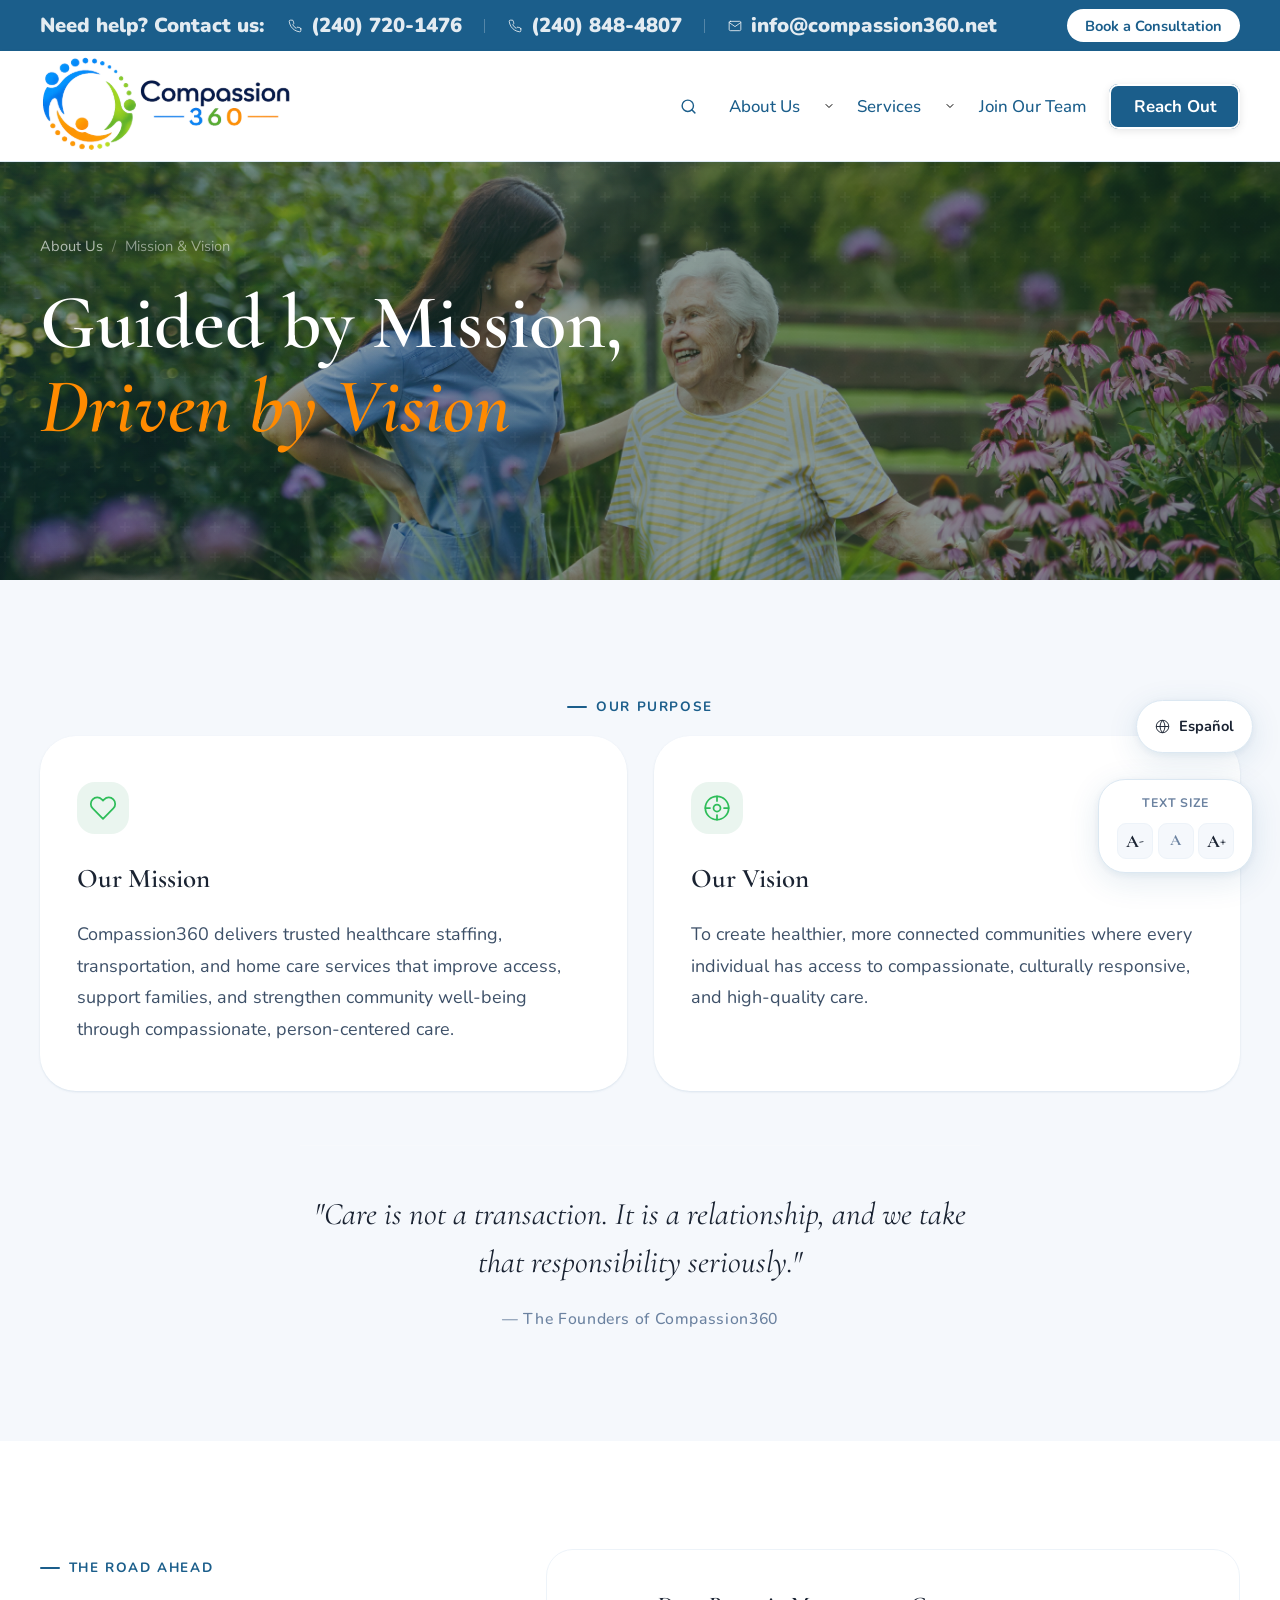
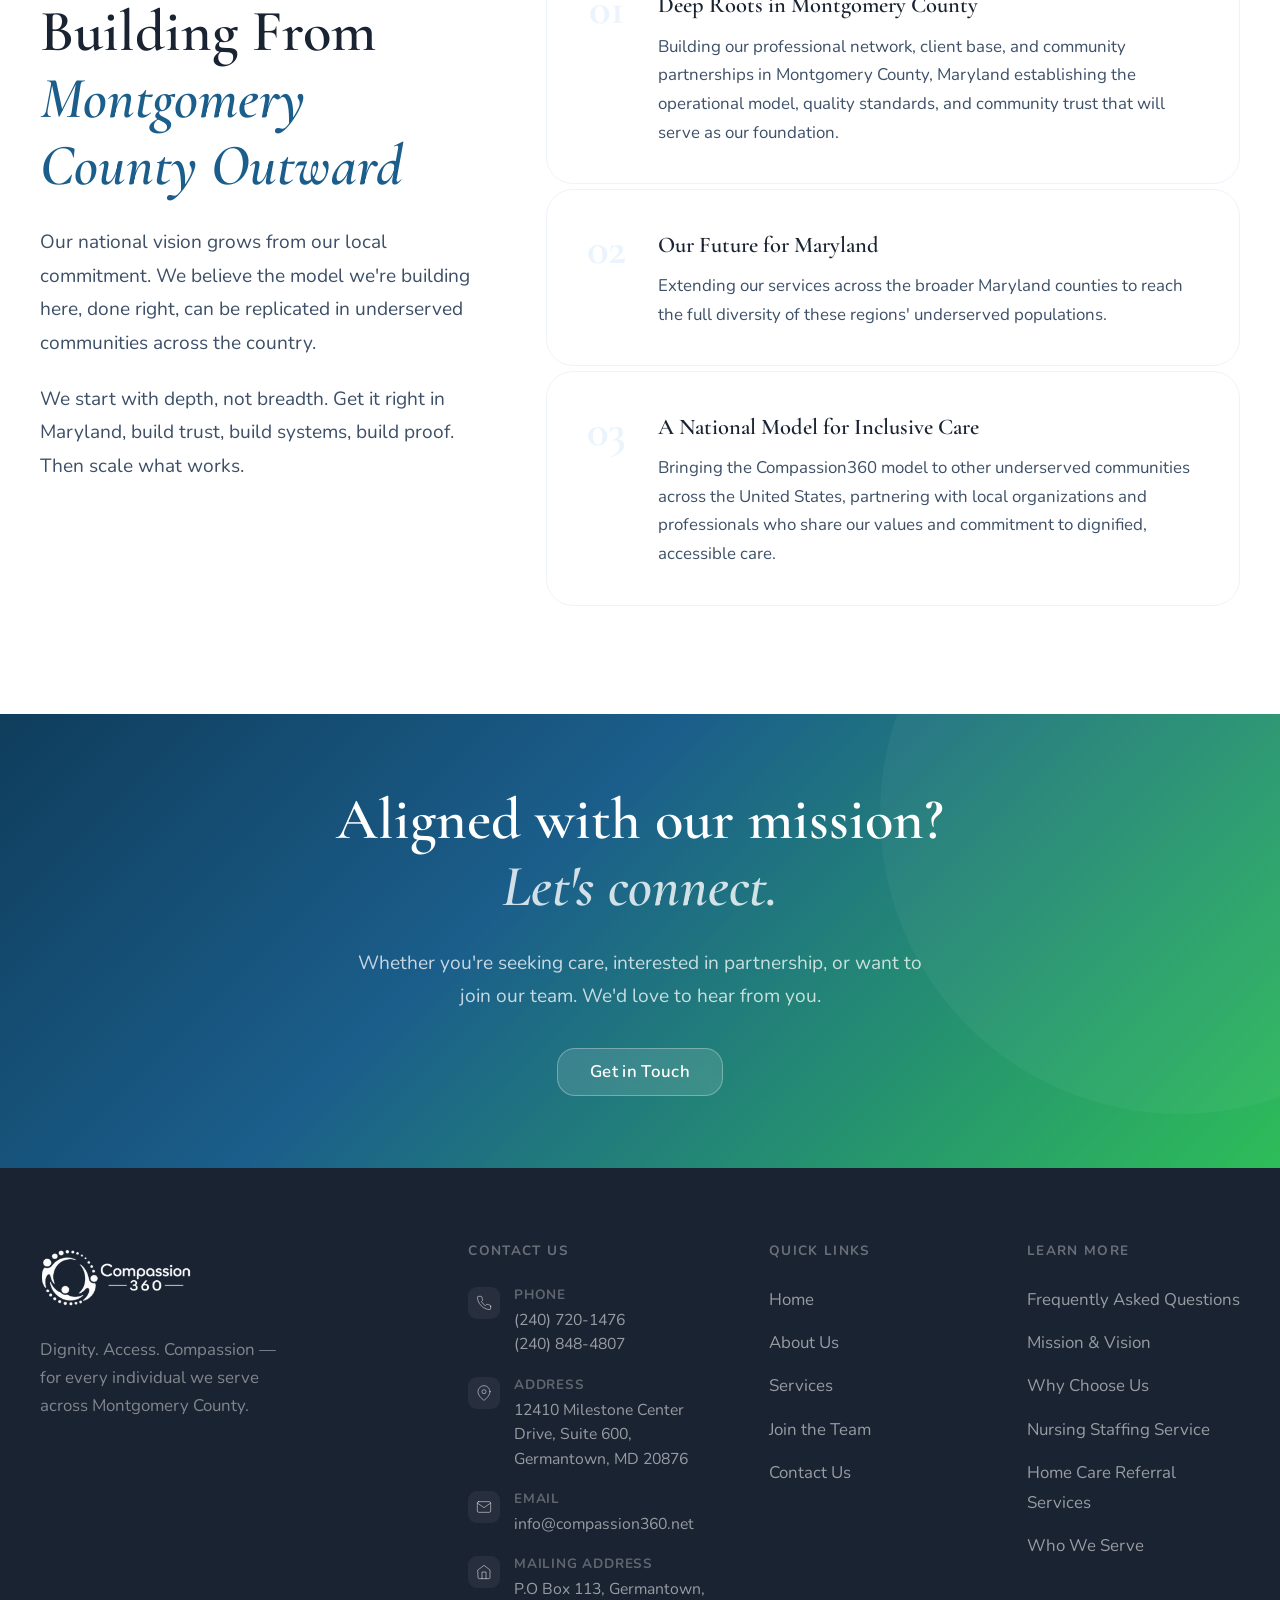
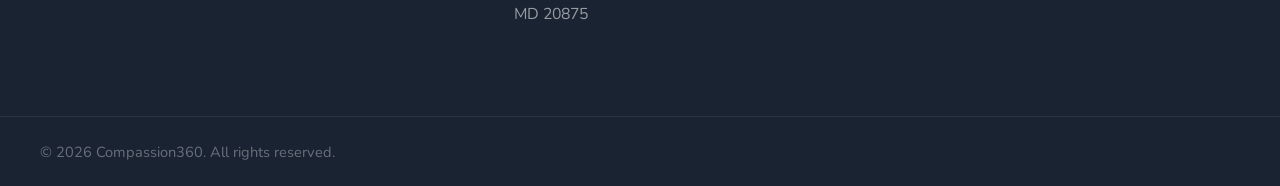
<file: mission.html>
<!DOCTYPE html>
<html lang="en">
<head>
  <meta charset="UTF-8" />
  <meta name="viewport" content="width=device-width, initial-scale=1.0" />
  <title>Mission &amp; Vision — Compassion360</title>
  <link rel="preconnect" href="https://fonts.googleapis.com" />
  <link rel="preconnect" href="https://fonts.gstatic.com" crossorigin />
  <link href="https://fonts.googleapis.com/css2?family=Cormorant+Garamond:ital,wght@0,400;0,500;0,600;0,700;1,400;1,500&family=Nunito:wght@300;400;500;600;700&display=swap" rel="stylesheet" />
  <link rel="stylesheet" href="style.css" />
  <link rel="icon" type="image/png" sizes="16x16" href="icons/favicon-16x16.png" />
  <link rel="icon" type="image/png" sizes="32x32" href="icons/favicon-32x32.png"  />
  <link rel="apple-touch-icon" href="icons/apple-touch-icon.png" />
</head>
<body>

  <a href="#main" class="skip-link">Skip to main content</a>

    <!-- ── Top Contact Bar ── -->
    <!-- ── Fixed Header Wrapper ── -->
  <div class="site-header-wrapper">
    <div class="top-bar" role="complementary" aria-label="Quick contact information">
      <div class="container top-bar-inner">
        <div class="top-bar-items">
          <p class="top-bar-item">Need help? Contact us:</p>
          <a href="tel:+12407201476" class="top-bar-item">
            <svg width="14" height="14" viewBox="0 0 24 24" fill="none" aria-hidden="true">
              <path d="M22 16.92v3a2 2 0 0 1-2.18 2 19.79 19.79 0 0 1-8.63-3.07 19.5 19.5 0 0 1-6-6 19.79 19.79 0 0 1-3.07-8.67A2 2 0 0 1 4.11 2h3a2 2 0 0 1 2 1.72 12.84 12.84 0 0 0 .7 2.81 2 2 0 0 1-.45 2.11L8.09 9.91a16 16 0 0 0 6 6l1.27-1.27a2 2 0 0 1 2.11-.45 12.84 12.84 0 0 0 2.81.7A2 2 0 0 1 22 16.92z" stroke="currentColor" stroke-width="1.5" stroke-linecap="round" stroke-linejoin="round"/>
            </svg>
            (240) 720-1476  
          </a>
          <span class="top-bar-divider" aria-hidden="true"></span>
          <a href="tel:+12408484807" class="top-bar-item">
            <svg width="14" height="14" viewBox="0 0 24 24" fill="none" aria-hidden="true">
              <path d="M22 16.92v3a2 2 0 0 1-2.18 2 19.79 19.79 0 0 1-8.63-3.07 19.5 19.5 0 0 1-6-6 19.79 19.79 0 0 1-3.07-8.67A2 2 0 0 1 4.11 2h3a2 2 0 0 1 2 1.72 12.84 12.84 0 0 0 .7 2.81 2 2 0 0 1-.45 2.11L8.09 9.91a16 16 0 0 0 6 6l1.27-1.27a2 2 0 0 1 2.11-.45 12.84 12.84 0 0 0 2.81.7A2 2 0 0 1 22 16.92z" stroke="currentColor" stroke-width="1.5" stroke-linecap="round" stroke-linejoin="round"/>
            </svg>
            (240) 848-4807
          </a>

          <span class="top-bar-divider" aria-hidden="true"></span>

          <a href="mailto:info@compassion360.net" class="top-bar-item">
            <svg width="14" height="14" viewBox="0 0 24 24" fill="none" aria-hidden="true">
              <path d="M4 4h16c1.1 0 2 .9 2 2v12c0 1.1-.9 2-2 2H4c-1.1 0-2-.9-2-2V6c0-1.1.9-2 2-2z" stroke="currentColor" stroke-width="1.5" stroke-linecap="round" stroke-linejoin="round"/>
              <polyline points="22,6 12,13 2,6" stroke="currentColor" stroke-width="1.5" stroke-linecap="round" stroke-linejoin="round"/>
            </svg>
            info@compassion360.net
          </a>

        </div>

        <div class="top-bar-right">
          <a href="contact-us.html" class="top-bar-cta">Book a Consultation</a>
        </div>
      </div>
    </div>

  <!-- ── NAVIGATION ────────────────────────────────────── -->
    <header class="site-header " id="site-header">
      <nav class="nav container" aria-label="Main navigation">
        <a href="index.html" class="nav-logo">
          <img src="logo/new-logo.png" alt="Compassion360" class="nav-logo-img" />
        </a>

        <button class="nav-toggle" id="navToggle" aria-expanded="false" aria-controls="navMenu" aria-label="Toggle navigation">
          <span></span><span></span><span></span>
        </button>

        <ul class="nav-menu" id="navMenu" role="list">
          <li>
            <a href="search.html" class="nav-link nav-search-btn" aria-label="Search">
              <svg width="17" height="17" viewBox="0 0 24 24" fill="none" aria-hidden="true">
                <circle cx="11" cy="11" r="8" stroke="currentColor" stroke-width="2"/>
                <path d="M21 21l-4.35-4.35" stroke="currentColor" stroke-width="2" stroke-linecap="round"/>
              </svg>
            </a>
          </li>
          <li class="nav-dropdown">
            <div class="nav-dropdown-group">
              <a href="#about" class="nav-link">About Us</a>
              <button class="nav-dropdown-chevron" aria-expanded="false" aria-label="Toggle About submenu">
                <svg width="12" height="12" viewBox="0 0 24 24" fill="none" aria-hidden="true">
                  <path d="M6 9l6 6 6-6" stroke="currentColor" stroke-width="2" stroke-linecap="round" stroke-linejoin="round"/>
                </svg>
              </button>
            </div>
            <ul class="nav-dropdown-menu" role="list">
              <li><a href="mission.html" class="nav-dropdown-link">Mission &amp; Vision</a></li>
              <li><a href="why-us.html" class="nav-dropdown-link">Why Us</a></li>
            </ul>
          </li>
          <li class="nav-dropdown">
            <div class="nav-dropdown-group">
              <a href="services.html" class="nav-link">Services</a>
              <button class="nav-dropdown-chevron" aria-expanded="false" aria-label="Toggle About submenu">
                <svg width="12" height="12" viewBox="0 0 24 24" fill="none" aria-hidden="true">
                  <path d="M6 9l6 6 6-6" stroke="currentColor" stroke-width="2" stroke-linecap="round" stroke-linejoin="round"/>
                </svg>
              </button>
            </div>
            <ul class="nav-dropdown-menu" role="list">
              <li><a href="nursing.html" class="nav-dropdown-link">Nursing Staffing Service</a></li>
              <li><a href="homecare.html" class="nav-dropdown-link">Home Care Referral Services</a></li>
            </ul>
          </li>
          <!-- <li><a href="#services" class="nav-link">Services</a></li> -->
          <li><a href="careers.html" class="nav-link">Join Our Team</a></li>
          <li><a href="contact-us.html" class="nav-link nav-cta">Reach Out</a></li>
        </ul>
      </nav>
    </header>

  </div>
  <main id="main">

    <!-- ── PAGE HERO ── -->
    <section class="page-hero page-hero--mission" aria-label="Mission and Vision">
      <div class="container">
        <nav class="breadcrumb" aria-label="Breadcrumb">
          <a href="index.html">About Us</a>
          <span class="breadcrumb-sep" aria-hidden="true">/</span>
          <span aria-current="page">Mission &amp; Vision</span>
        </nav>
        <h1 class="page-hero-heading">
          Guided by Mission,<br /><em>Driven by Vision</em>
        </h1>
        <!-- <p class="page-hero-sub">
          We didn't start Compassion360 to build a business. We started it because we saw a problem that mattered and we believed we could be part of solving it, here in Maryland and eventually nationwide.
        </p> -->
      </div>  
    </section>

  
    <!-- ── WHY THIS MATTERS ── -->
    <!-- <section class="section" style="background: var(--c-bg);">
      <div class="container" style="max-width: 820px;">
        <div class="section-label">The Problem We're Solving</div>
        <h2 class="section-heading">
          The Care Gap Is<br /><em>Real and Urgent</em>
        </h2>
        <p class="body-text">
          Across communities like Montgomery County, there's a persistent gap between the care people need and the care they're able to access. That gap falls hardest on people who are older, lower-income, disabled, immigrant, or from non-English-speaking backgrounds.
        </p>
        <p class="body-text">
          It shows up as understaffed facilities, families struggling to find trustworthy home care, and patients discharged before they're ready. It shows up as people who could live independently with the right support instead losing that independence far too soon.
        </p>
        <p class="body-text">
          Compassion360 was built specifically to address that gap, as a sustainable, professional, and community-rooted organization that proves care done right can also be done reliably and affordably.
        </p>
      </div>
    </section> -->

        <!-- ── MISSION + VISION CARDS ── -->
    <section class="section mission-page" id="mission" aria-labelledby="mission-heading">
      <div class="mission-bg" aria-hidden="true">
        <div class="mission-shape"></div>
      </div>
      <div class="container mission-inner">
        <div class="section-label">Our Purpose</div>
        <!-- <h2 id="mission-heading" class="section-heading centered light">
          Guided by Mission,<br /><em>Driven by Vision</em>
        </h2> -->

        <div class="mission-cards">
          <div class="mission-card">
            <div class="mission-card-icon" aria-hidden="true">
              <svg width="28" height="28" viewBox="0 0 24 24" fill="none"><path d="M20.84 4.61a5.5 5.5 0 0 0-7.78 0L12 5.67l-1.06-1.06a5.5 5.5 0 0 0-7.78 7.78l1.06 1.06L12 21.23l7.78-7.78 1.06-1.06a5.5 5.5 0 0 0 0-7.78z" stroke="currentColor" stroke-width="1.5" stroke-linecap="round" stroke-linejoin="round"/></svg>
            </div>
            <h3 class="mission-card-title">Our Mission</h3>
            <p class="mission-card-text">
              Compassion360 delivers trusted healthcare staffing, transportation, and home care services that improve access, support families, and strengthen community well-being through compassionate, person-centered care.            </p>
          </div>

          <div class="mission-card">
            <div class="mission-card-icon" aria-hidden="true">
              <svg width="28" height="28" viewBox="0 0 24 24" fill="none"><circle cx="12" cy="12" r="10" stroke="currentColor" stroke-width="1.5"/><circle cx="12" cy="12" r="3" stroke="currentColor" stroke-width="1.5"/><path d="M12 2v4M12 18v4M2 12h4M18 12h4" stroke="currentColor" stroke-width="1.5" stroke-linecap="round"/></svg>
            </div>
            <h3 class="mission-card-title">Our Vision</h3>
            <p class="mission-card-text">
              To create healthier, more connected communities where every individual has access to compassionate, culturally responsive, and high-quality care.            </p>
          </div>
        </div>

        <blockquote class="mission-quote">
          <p>"Care is not a transaction. It is a relationship, and we take that responsibility seriously."</p>
          <cite>— The Founders of Compassion360</cite>
        </blockquote>
      </div>
    </section>

    <!-- ── EXPANSION ROADMAP ── -->
    <section class="section" style="background: var(--c-white);">
      <div class="container">
        <div class="why-grid">
          <div class="why-text">
            <div class="section-label">The Road Ahead</div>
            <h2 class="section-heading">
              Building From<br /><em>Montgomery County Outward</em>
            </h2>
            <p class="body-text">
              Our national vision grows from our local commitment. We believe the model we're building here, done right, can be replicated in underserved communities across the country.
            </p>
            <p class="body-text">
              We start with depth, not breadth. Get it right in Maryland, build trust, build systems, build proof. Then scale what works.
            </p>
          </div>

          <div class="why-pillars">
            <div class="pillar">
              <div class="pillar-num" aria-hidden="true">01</div>
              <div class="pillar-content">
                <h3 class="pillar-title">Deep Roots in Montgomery County</h3>
                <p class="pillar-desc">Building our professional network, client base, and community partnerships in Montgomery County, Maryland establishing the operational model, quality standards, and community trust that will serve as our foundation.</p>
              </div>
            </div>
            <div class="pillar">
              <div class="pillar-num" aria-hidden="true">02</div>
              <div class="pillar-content">
                <h3 class="pillar-title">Our Future for Maryland</h3>
                <p class="pillar-desc">Extending our services across the broader Maryland counties to reach the full diversity of these regions' underserved populations.</p>
              </div>
            </div>
            <div class="pillar">
              <div class="pillar-num" aria-hidden="true">03</div>
              <div class="pillar-content">
                <h3 class="pillar-title">A National Model for Inclusive Care</h3>
                <p class="pillar-desc">Bringing the Compassion360 model to other underserved communities across the United States, partnering with local organizations and professionals who share our values and commitment to dignified, accessible care.</p>
              </div>
            </div>
          </div>
        </div>
      </div>
    </section>

    <!-- ── CTA ── -->
    <section class="section mission" style="padding-block: var(--sp-16);">
      <div class="mission-bg" aria-hidden="true"><div class="mission-shape"></div></div>
      <div class="container mission-inner" style="text-align: center;">
        <h2 class="section-heading centered light">Aligned with our mission?<br /><em>Let's connect.</em></h2>
        <p style="color: rgba(255,255,255,0.75); font-size: 1.0625rem; max-width: 52ch; margin: 0 auto var(--sp-8); line-height: 1.7;">
          Whether you're seeking care, interested in partnership, or want to join our team. We'd love to hear from you.
        </p>
        <a href="contact-us.html" class="btn btn-ghost">Get in Touch</a>
      </div>
    </section>

  </main>

  <!-- ── FOOTER ── -->
  <footer class="footer-new" role="contentinfo">
    <div class="container footer-new-inner">

      <!-- Brand -->
      <div class="footer-new-brand">
        <a href="index.html" class="nav-logo" aria-label="Compassion360 home">
          <img src="logo/new-logo.png" alt="Compassion360" class="nav-logo-img footer-logo-img" />
        </a>
        <p class="footer-tagline">Dignity. Access. Compassion — for every individual we serve across Montgomery County.</p>
      </div>

      <!-- Contact Info -->
      <div class="footer-new-contact">
        <h3>Contact Us</h3>

        <div class="footer-contact-item">
          <div class="footer-contact-item-icon">
            <svg width="16" height="16" viewBox="0 0 24 24" fill="none">
              <path d="M22 16.92v3a2 2 0 0 1-2.18 2 19.79 19.79 0 0 1-8.63-3.07 19.5 19.5 0 0 1-6-6 19.79 19.79 0 0 1-3.07-8.67A2 2 0 0 1 4.11 2h3a2 2 0 0 1 2 1.72 12.84 12.84 0 0 0 .7 2.81 2 2 0 0 1-.45 2.11L8.09 9.91a16 16 0 0 0 6 6l1.27-1.27a2 2 0 0 1 2.11-.45 12.84 12.84 0 0 0 2.81.7A2 2 0 0 1 22 16.92z" stroke="currentColor" stroke-width="1.5" stroke-linecap="round" stroke-linejoin="round"/>
            </svg>
          </div>
          <div class="footer-contact-item-text">
            <strong>Phone</strong>
            (240) 720-1476 <br>
            (240) 848-4807
          </div>
        </div>

        <div class="footer-contact-item">
          <div class="footer-contact-item-icon">
            <svg width="16" height="16" viewBox="0 0 24 24" fill="none">
              <path d="M21 10c0 7-9 13-9 13s-9-6-9-13a9 9 0 0 1 18 0z" stroke="currentColor" stroke-width="1.5" stroke-linecap="round" stroke-linejoin="round"/>
              <circle cx="12" cy="10" r="3" stroke="currentColor" stroke-width="1.5"/>
            </svg>
          </div>
          <div class="footer-contact-item-text">
            <strong>Address</strong>
            12410 Milestone Center Drive, Suite 600, Germantown, MD 20876
          </div>
        </div>

        <div class="footer-contact-item">
          <div class="footer-contact-item-icon">
            <svg width="16" height="16" viewBox="0 0 24 24" fill="none">
              <path d="M4 4h16c1.1 0 2 .9 2 2v12c0 1.1-.9 2-2 2H4c-1.1 0-2-.9-2-2V6c0-1.1.9-2 2-2z" stroke="currentColor" stroke-width="1.5" stroke-linecap="round" stroke-linejoin="round"/>
              <polyline points="22,6 12,13 2,6" stroke="currentColor" stroke-width="1.5" stroke-linecap="round" stroke-linejoin="round"/>
            </svg>
          </div>
          <div class="footer-contact-item-text">
            <strong>Email</strong>
            info@compassion360.net
          </div>
        </div>
        <div class="footer-contact-item">
          <div class="footer-contact-item-icon">
            <svg width="16" height="16" viewBox="0 0 24 24" fill="none">
              <path d="M3 9l9-7 9 7v11a2 2 0 0 1-2 2H5a2 2 0 0 1-2-2z" stroke="currentColor" stroke-width="1.5" stroke-linecap="round" stroke-linejoin="round"/>
              <polyline points="9,22 9,12 15,12 15,22" stroke="currentColor" stroke-width="1.5" stroke-linecap="round" stroke-linejoin="round"/>
            </svg>
          </div>
          <div class="footer-contact-item-text">
            <strong>Mailing Address</strong>
            P.O Box 113, Germantown, MD 20875
          </div>
        </div>
      </div>

      <!-- Quick Links -->
      <div class="footer-new-links">
        <h3>Quick Links</h3>
        <ul>
          <li><a href="index.html">Home</a></li>
          <li><a href="index.html#about">About Us</a></li>
          <li><a href="services.html">Services</a></li>
          <!-- <li><a href="index.html#who-we-serve">Who We Serve</a></li> -->
          <li><a href="careers.html">Join the Team</a></li>
          <li><a href="contact-us.html">Contact Us</a></li>
        </ul>
      </div>

      <!-- Self Help -->
      <div class="footer-new-links">
        <h3>Learn More</h3>
        <ul>
          <li><a href="resources.html">Frequently Asked Questions</a></li>
          <li><a href="mission.html">Mission &amp; Vision</a></li>
          <li><a href="why-us.html">Why Choose Us</a></li>
          <li><a href="nursing.html">Nursing Staffing Service</a></li>
          <li><a href="homecare.html">Home Care Referral Services</a></li>
          <li><a href="index.html#who-we-serve">Who We Serve</a></li>
        </ul>
      </div>

    </div>

    <div class="footer-bottom">
      <div class="container footer-bottom-inner">
        <p>&copy; 2026 Compassion360. All rights reserved.</p>
        <!-- <p>Serving Montgomery County, Maryland &amp; surrounding areas.</p> -->
      </div>
    </div>
  </footer>


  <div class="font-resizer" role="toolbar" aria-label="Text size controls">
  <span class="font-resizer-label">Text Size</span>
  <div class="font-resizer-buttons">
    <button class="font-resizer-btn" id="fontDecrease" aria-label="Decrease text size" title="Decrease text size">
      A<sup>-</sup>
    </button>
    <button class="font-resizer-btn font-resizer-btn--reset" id="fontReset" aria-label="Reset text size" title="Reset to default">
      A
    </button>
    <button class="font-resizer-btn" id="fontIncrease" aria-label="Increase text size" title="Increase text size">
      A<sup>+</sup>
    </button>
  </div>
  </div>

  <script src="//code.tidio.co/3iylxfdtafnkcnaaygfnmssbmxgtjrqh.js" async></script>

  <script src="script.js"></script>

   <a href="https://translate.google.com/translate?sl=en&tl=es&u=https://www.compassion360.net"
    target="_blank"
    rel="noopener"
    class="translate-btn"
    aria-label="View this site in Spanish">
    <svg width="15" height="15" viewBox="0 0 24 24" fill="none" aria-hidden="true">
      <circle cx="12" cy="12" r="10" stroke="currentColor" stroke-width="1.5"/>
      <path d="M2 12h20M12 2a15.3 15.3 0 0 1 4 10 15.3 15.3 0 0 1-4 10 15.3 15.3 0 0 1-4-10 15.3 15.3 0 0 1 4-10z" stroke="currentColor" stroke-width="1.5"/>
    </svg>
    Español
  </a>
</body>
</html>
</file>
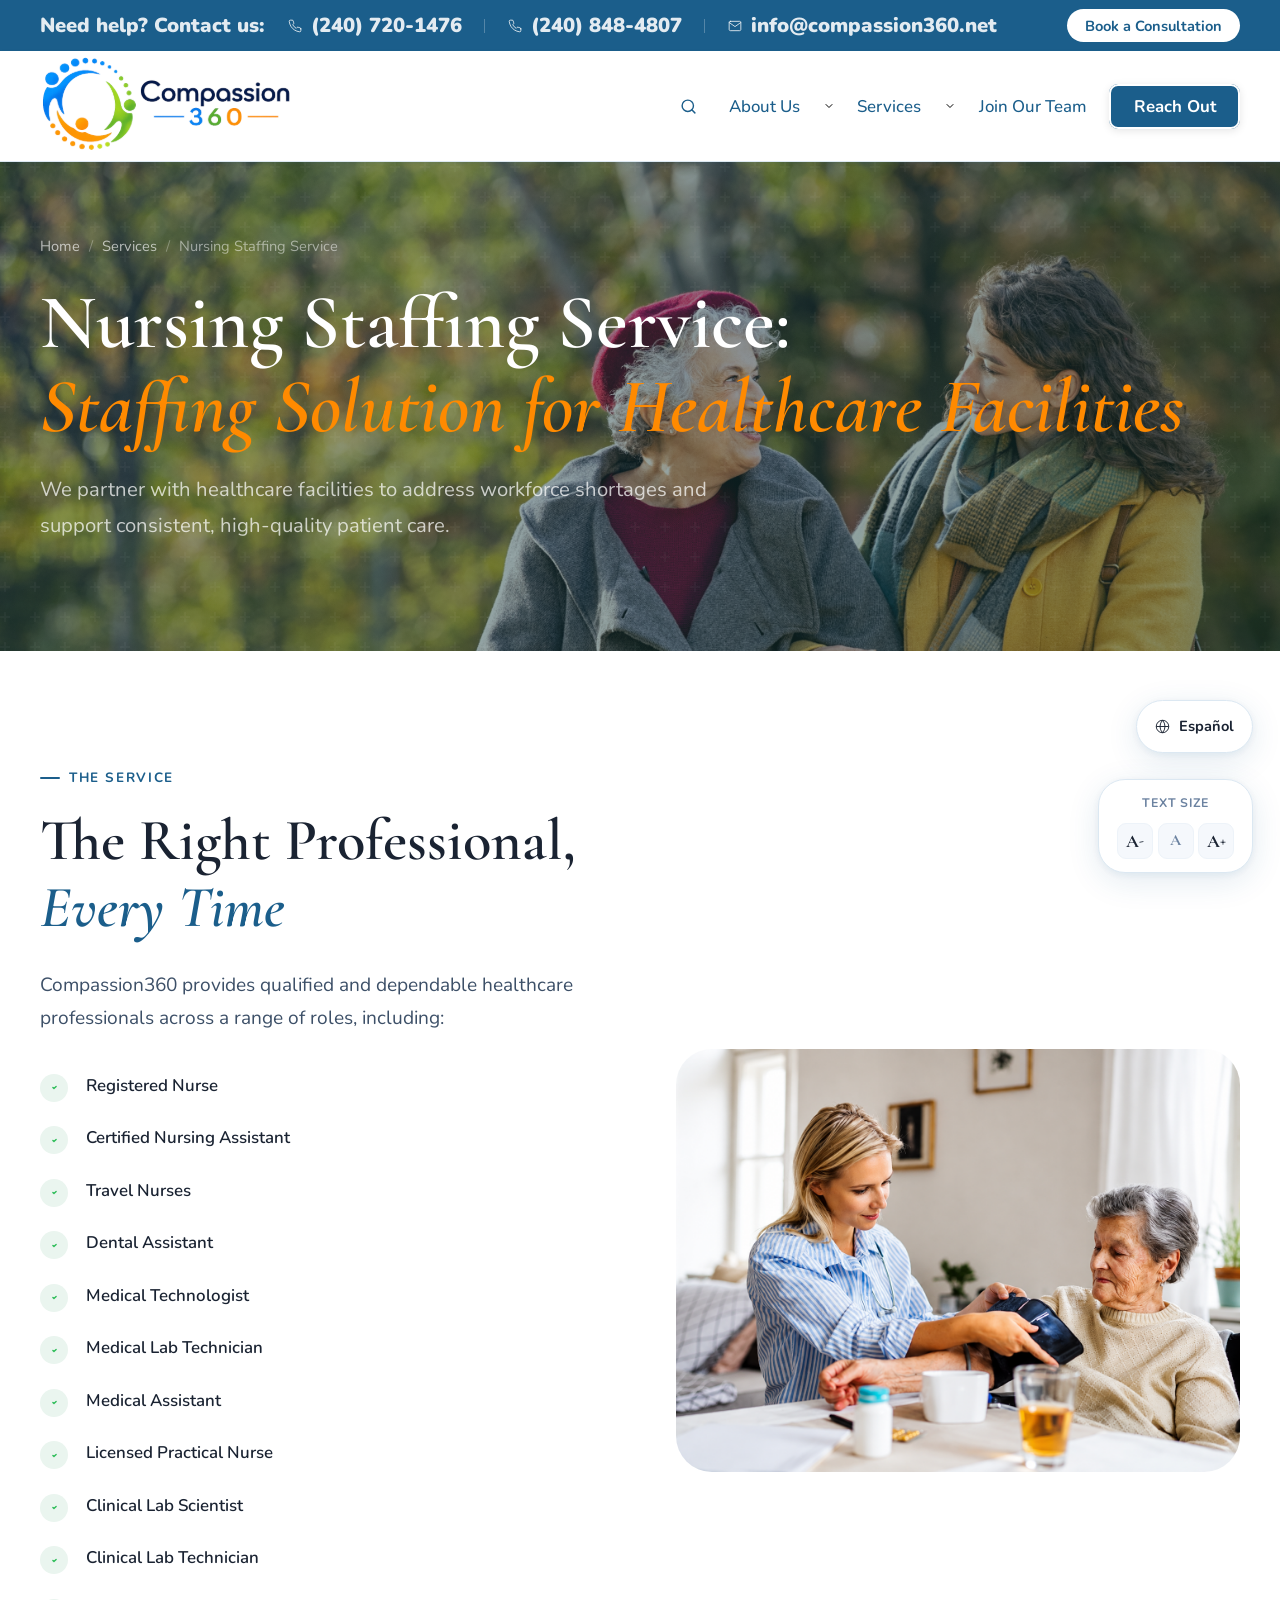
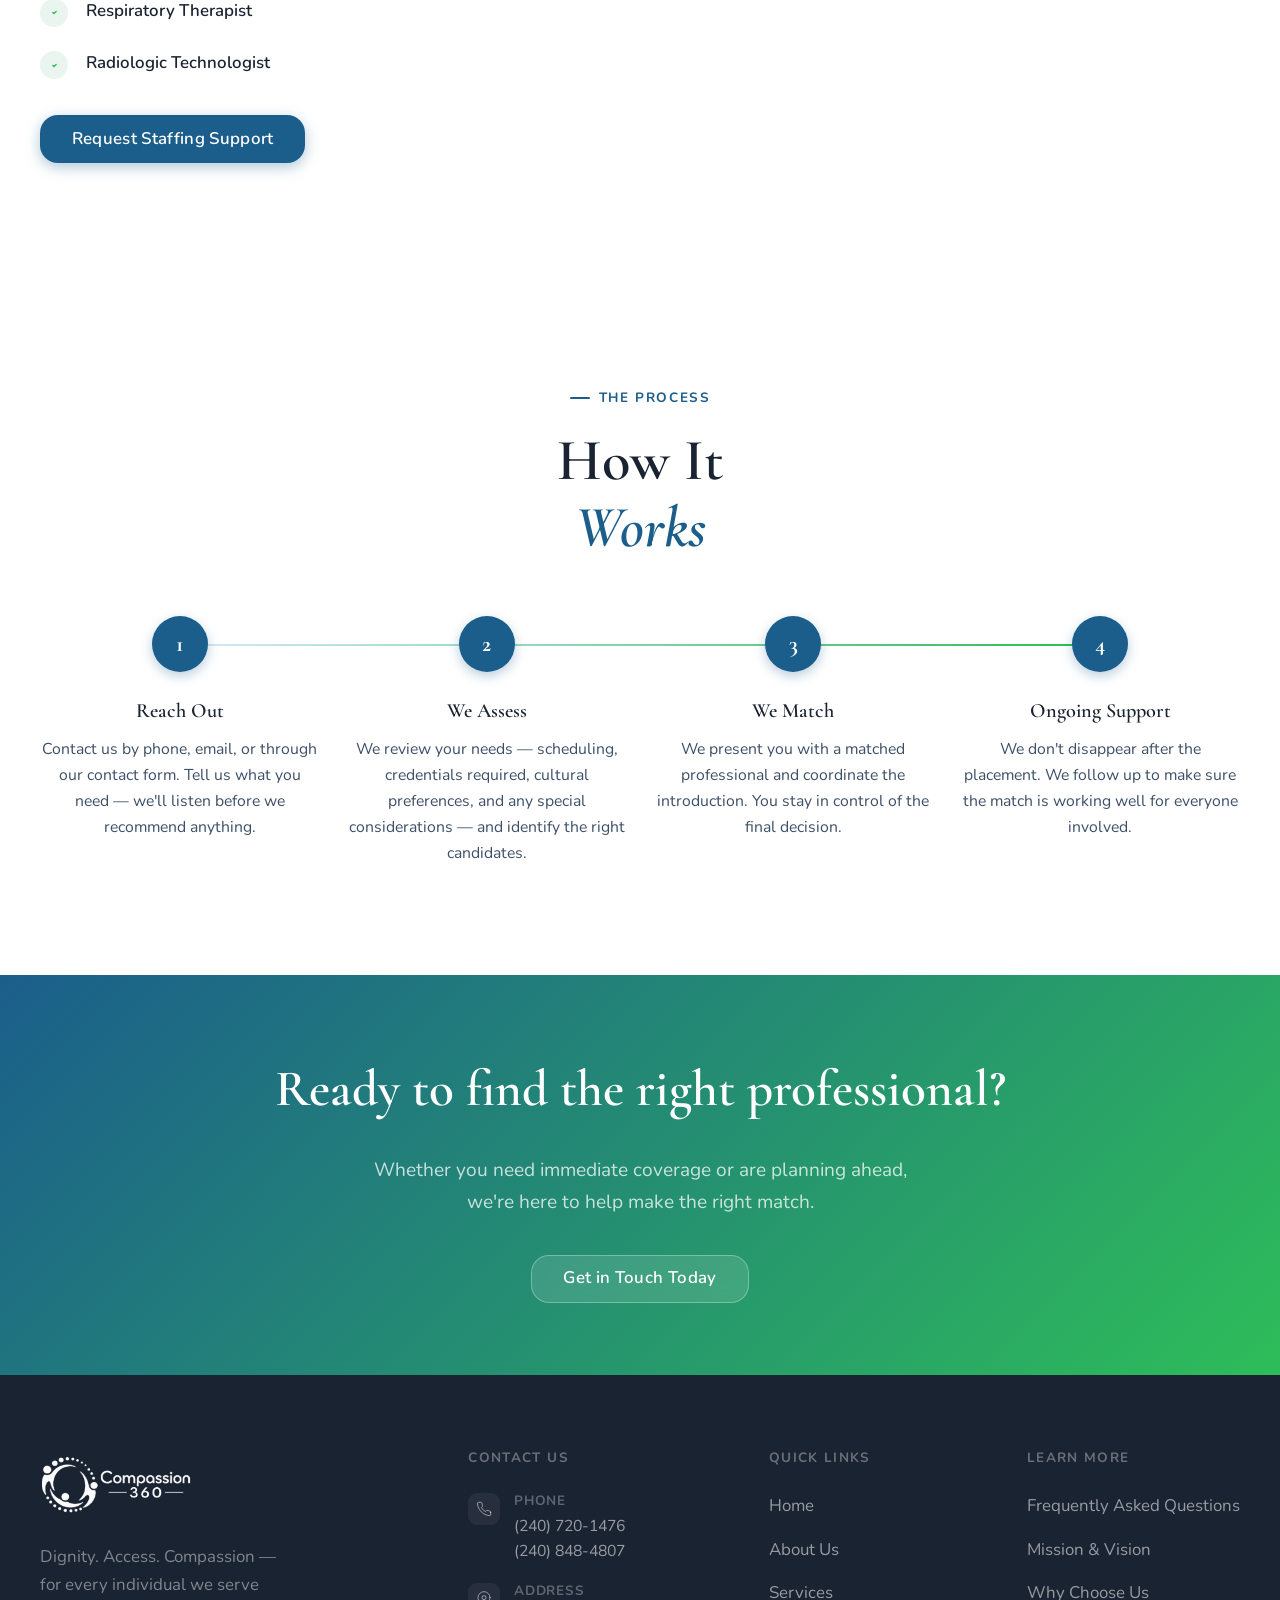
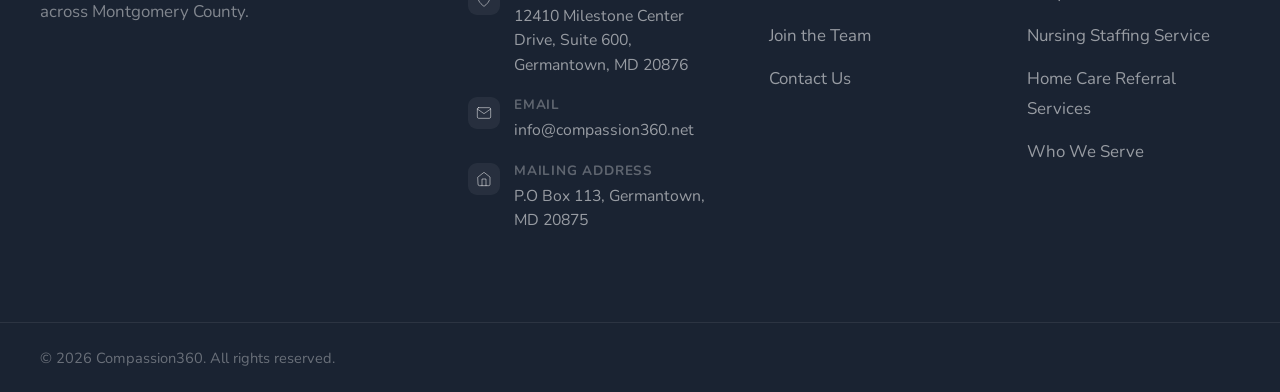
<file: nursing.html>
<!DOCTYPE html>
<html lang="en">
<head>
  <meta charset="UTF-8" />
  <meta name="viewport" content="width=device-width, initial-scale=1.0" />
  <title>Nursing Staff Referrals — Compassion360</title>
  <link rel="preconnect" href="https://fonts.googleapis.com" />
  <link rel="preconnect" href="https://fonts.gstatic.com" crossorigin />
  <link href="https://fonts.googleapis.com/css2?family=Cormorant+Garamond:ital,wght@0,400;0,500;0,600;0,700;1,400;1,500&family=Nunito:wght@300;400;500;600;700&display=swap" rel="stylesheet" />
  <link rel="stylesheet" href="style.css" />
<link rel="icon" type="image/png"  href="icons\favicon-32x32.png" sizes="512x512" />
  <link rel="apple-touch-icon" href="icons\apple-touch-icon.png" />
</head>
<body>

  <a href="#main" class="skip-link">Skip to main content</a>

      <!-- ── Top Contact Bar ── -->
    <!-- ── Fixed Header Wrapper ── -->
  <div class="site-header-wrapper">
    <div class="top-bar" role="complementary" aria-label="Quick contact information">
      <div class="container top-bar-inner">
        <div class="top-bar-items">
          <p class="top-bar-item">Need help? Contact us:</p>
          <a href="tel:+12407201476" class="top-bar-item">
            <svg width="14" height="14" viewBox="0 0 24 24" fill="none" aria-hidden="true">
              <path d="M22 16.92v3a2 2 0 0 1-2.18 2 19.79 19.79 0 0 1-8.63-3.07 19.5 19.5 0 0 1-6-6 19.79 19.79 0 0 1-3.07-8.67A2 2 0 0 1 4.11 2h3a2 2 0 0 1 2 1.72 12.84 12.84 0 0 0 .7 2.81 2 2 0 0 1-.45 2.11L8.09 9.91a16 16 0 0 0 6 6l1.27-1.27a2 2 0 0 1 2.11-.45 12.84 12.84 0 0 0 2.81.7A2 2 0 0 1 22 16.92z" stroke="currentColor" stroke-width="1.5" stroke-linecap="round" stroke-linejoin="round"/>
            </svg>
            (240) 720-1476  
          </a>
          <span class="top-bar-divider" aria-hidden="true"></span>
          <a href="tel:+12408484807" class="top-bar-item">
            <svg width="14" height="14" viewBox="0 0 24 24" fill="none" aria-hidden="true">
              <path d="M22 16.92v3a2 2 0 0 1-2.18 2 19.79 19.79 0 0 1-8.63-3.07 19.5 19.5 0 0 1-6-6 19.79 19.79 0 0 1-3.07-8.67A2 2 0 0 1 4.11 2h3a2 2 0 0 1 2 1.72 12.84 12.84 0 0 0 .7 2.81 2 2 0 0 1-.45 2.11L8.09 9.91a16 16 0 0 0 6 6l1.27-1.27a2 2 0 0 1 2.11-.45 12.84 12.84 0 0 0 2.81.7A2 2 0 0 1 22 16.92z" stroke="currentColor" stroke-width="1.5" stroke-linecap="round" stroke-linejoin="round"/>
            </svg>
            (240) 848-4807
          </a>

          <span class="top-bar-divider" aria-hidden="true"></span>

          <a href="mailto:info@compassion360.net" class="top-bar-item">
            <svg width="14" height="14" viewBox="0 0 24 24" fill="none" aria-hidden="true">
              <path d="M4 4h16c1.1 0 2 .9 2 2v12c0 1.1-.9 2-2 2H4c-1.1 0-2-.9-2-2V6c0-1.1.9-2 2-2z" stroke="currentColor" stroke-width="1.5" stroke-linecap="round" stroke-linejoin="round"/>
              <polyline points="22,6 12,13 2,6" stroke="currentColor" stroke-width="1.5" stroke-linecap="round" stroke-linejoin="round"/>
            </svg>
            info@compassion360.net
          </a>

        </div>

        <div class="top-bar-right">
          <a href="contact-us.html" class="top-bar-cta">Book a Consultation</a>
        </div>
      </div>
    </div>

  <!-- ── NAVIGATION ────────────────────────────────────── -->
    <header class="site-header " id="site-header">
      <nav class="nav container" aria-label="Main navigation">
        <a href="index.html" class="nav-logo">
          <img src="logo/new-logo.png" alt="Compassion360" class="nav-logo-img" />
        </a>

        <button class="nav-toggle" id="navToggle" aria-expanded="false" aria-controls="navMenu" aria-label="Toggle navigation">
          <span></span><span></span><span></span>
        </button>

        <ul class="nav-menu" id="navMenu" role="list">
          <li>
            <a href="search.html" class="nav-link nav-search-btn" aria-label="Search">
              <svg width="17" height="17" viewBox="0 0 24 24" fill="none" aria-hidden="true">
                <circle cx="11" cy="11" r="8" stroke="currentColor" stroke-width="2"/>
                <path d="M21 21l-4.35-4.35" stroke="currentColor" stroke-width="2" stroke-linecap="round"/>
              </svg>
            </a>
          </li>
          <li class="nav-dropdown">
            <div class="nav-dropdown-group">
              <a href="#about" class="nav-link">About Us</a>
              <button class="nav-dropdown-chevron" aria-expanded="false" aria-label="Toggle About submenu">
                <svg width="12" height="12" viewBox="0 0 24 24" fill="none" aria-hidden="true">
                  <path d="M6 9l6 6 6-6" stroke="currentColor" stroke-width="2" stroke-linecap="round" stroke-linejoin="round"/>
                </svg>
              </button>
            </div>
            <ul class="nav-dropdown-menu" role="list">
              <li><a href="mission.html" class="nav-dropdown-link">Mission &amp; Vision</a></li>
              <li><a href="why-us.html" class="nav-dropdown-link">Why Us</a></li>
            </ul>
          </li>
          <li class="nav-dropdown">
            <div class="nav-dropdown-group">
              <a href="services.html" class="nav-link">Services</a>
              <button class="nav-dropdown-chevron" aria-expanded="false" aria-label="Toggle About submenu">
                <svg width="12" height="12" viewBox="0 0 24 24" fill="none" aria-hidden="true">
                  <path d="M6 9l6 6 6-6" stroke="currentColor" stroke-width="2" stroke-linecap="round" stroke-linejoin="round"/>
                </svg>
              </button>
            </div>
            <ul class="nav-dropdown-menu" role="list">
              <li><a href="nursing.html" class="nav-dropdown-link">Nursing Staffing Service</a></li>
              <li><a href="homecare.html" class="nav-dropdown-link">Home Care Referral Services</a></li>
            </ul>
          </li>
          <!-- <li><a href="#services" class="nav-link">Services</a></li> -->
          <li><a href="careers.html" class="nav-link">Join Our Team</a></li>
          <li><a href="contact-us.html" class="nav-link nav-cta">Reach Out</a></li>
        </ul>
      </nav>
    </header>

  </div>

  <main id="main">

    <!-- ── PAGE HERO ── -->
    <section class="page-hero">
      <div class="container">
        <nav class="breadcrumb" aria-label="Breadcrumb">
          <a href="index.html">Home</a>
          <span class="breadcrumb-sep" aria-hidden="true">/</span>
          <a href="services.html">Services</a>
          <span class="breadcrumb-sep" aria-hidden="true">/</span>
          <span arfia-current="page">Nursing Staffing Service</span>
        </nav>
        <h1 class="page-hero-heading">
          Nursing Staffing Service:<br /><em>Staffing Solution for Healthcare Facilities</em>
        </h1>
        <p class="page-hero-sub">
          We partner with healthcare facilities to address workforce shortages and support consistent, high-quality patient care.        </p>
      </div>
    </section>

    <!-- ── INTRO ── -->
    <section class="section" style="background: var(--c-white);">
      <div class="container service-intro">
        <div>
          <div class="section-label">The Service</div>
          <h2 class="section-heading">
            The Right Professional,<br /><em>Every Time</em>
          </h2>
          <p class="body-text">
            Compassion360 provides qualified and dependable healthcare professionals across a range of roles, including:          </p>
          <!-- <p class="body-text">
            Whether you're a healthcare facility facing a staffing shortage, a home care client who needs a trusted nurse, or a nursing professional looking for your next placement, we make the match work for everyone involved.
          </p> -->

          <div class="feature-list">
            <div class="feature-item">
              <div class="feature-check">
                <svg width="13" height="13" viewBox="0 0 24 24" fill="none"><path d="M9 12L11 14L15 10" stroke="currentColor" stroke-width="2.5" stroke-linecap="round" stroke-linejoin="round"/></svg>
              </div>
              <div class="feature-text">
                <strong>Registered Nurse</strong>
                <!-- Every professional holds current licensure and has passed our multi-step screening process. -->
              </div>
            </div>
            <div class="feature-item">
              <div class="feature-check">
                <svg width="13" height="13" viewBox="0 0 24 24" fill="none"><path d="M9 12L11 14L15 10" stroke="currentColor" stroke-width="2.5" stroke-linecap="round" stroke-linejoin="round"/></svg>
              </div>
              <div class="feature-text">
                <strong>Certified Nursing Assistant</strong>
                <!-- Short-term coverage, long-term placements, and per-diem options — we work around your needs. -->
              </div>
            </div>
            <div class="feature-item">
              <div class="feature-check">
                <svg width="13" height="13" viewBox="0 0 24 24" fill="none"><path d="M9 12L11 14L15 10" stroke="currentColor" stroke-width="2.5" stroke-linecap="round" stroke-linejoin="round"/></svg>
              </div>
              <div class="feature-text">
                <strong>Travel Nurses</strong>
                <!-- Every candidate is background-checked, reference-verified, and assessed for character as well as credentials. -->
              </div>
            </div>
            <div class="feature-item">
              <div class="feature-check">
                <svg width="13" height="13" viewBox="0 0 24 24" fill="none"><path d="M9 12L11 14L15 10" stroke="currentColor" stroke-width="2.5" stroke-linecap="round" stroke-linejoin="round"/></svg>
              </div>
              <div class="feature-text">
                <strong>Dental Assistant</strong>
                <!-- Where possible, we match professionals with clients based on cultural background and language preference. -->
              </div>
            </div>
            <div class="feature-item">
              <div class="feature-check">
                <svg width="13" height="13" viewBox="0 0 24 24" fill="none"><path d="M9 12L11 14L15 10" stroke="currentColor" stroke-width="2.5" stroke-linecap="round" stroke-linejoin="round"/></svg>
              </div>
              <div class="feature-text">
                <strong>Medical Technologist</strong>
                <!-- Where possible, we match professionals with clients based on cultural background and language preference. -->
              </div>
            </div>
            <div class="feature-item">
              <div class="feature-check">
                <svg width="13" height="13" viewBox="0 0 24 24" fill="none"><path d="M9 12L11 14L15 10" stroke="currentColor" stroke-width="2.5" stroke-linecap="round" stroke-linejoin="round"/></svg>
              </div>
              <div class="feature-text">
                <strong>Medical Lab Technician</strong>
                <!-- Where possible, we match professionals with clients based on cultural background and language preference. -->
              </div>
            </div>
            <div class="feature-item">
              <div class="feature-check">
                <svg width="13" height="13" viewBox="0 0 24 24" fill="none"><path d="M9 12L11 14L15 10" stroke="currentColor" stroke-width="2.5" stroke-linecap="round" stroke-linejoin="round"/></svg>
              </div>
              <div class="feature-text">
                <strong>Medical Assistant</strong>
                <!-- Where possible, we match professionals with clients based on cultural background and language preference. -->
              </div>
            </div>
            <div class="feature-item">
              <div class="feature-check">
                <svg width="13" height="13" viewBox="0 0 24 24" fill="none"><path d="M9 12L11 14L15 10" stroke="currentColor" stroke-width="2.5" stroke-linecap="round" stroke-linejoin="round"/></svg>
              </div>
              <div class="feature-text">
                <strong>Licensed Practical Nurse</strong>
                <!-- Where possible, we match professionals with clients based on cultural background and language preference. -->
              </div>
            </div>
            <div class="feature-item">
              <div class="feature-check">
                <svg width="13" height="13" viewBox="0 0 24 24" fill="none"><path d="M9 12L11 14L15 10" stroke="currentColor" stroke-width="2.5" stroke-linecap="round" stroke-linejoin="round"/></svg>
              </div>
              <div class="feature-text">
                <strong>Clinical Lab Scientist</strong>
                <!-- Where possible, we match professionals with clients based on cultural background and language preference. -->
              </div>
            </div>
            <div class="feature-item">
              <div class="feature-check">
                <svg width="13" height="13" viewBox="0 0 24 24" fill="none"><path d="M9 12L11 14L15 10" stroke="currentColor" stroke-width="2.5" stroke-linecap="round" stroke-linejoin="round"/></svg>
              </div>
              <div class="feature-text">
                <strong>Clinical Lab Technician</strong>
                <!-- Where possible, we match professionals with clients based on cultural background and language preference. -->
              </div>
            </div>
            <div class="feature-item">
              <div class="feature-check">
                <svg width="13" height="13" viewBox="0 0 24 24" fill="none"><path d="M9 12L11 14L15 10" stroke="currentColor" stroke-width="2.5" stroke-linecap="round" stroke-linejoin="round"/></svg>
              </div>
              <div class="feature-text">
                <strong>Respiratory Therapist</strong>
                <!-- Where possible, we match professionals with clients based on cultural background and language preference. -->
              </div>
            </div>
            <div class="feature-item">
              <div class="feature-check">
                <svg width="13" height="13" viewBox="0 0 24 24" fill="none"><path d="M9 12L11 14L15 10" stroke="currentColor" stroke-width="2.5" stroke-linecap="round" stroke-linejoin="round"/></svg>
              </div>
              <div class="feature-text">
                <strong>Radiologic Technologist</strong>
                <!-- Where possible, we match professionals with clients based on cultural background and language preference. -->
              </div>
            </div>
          </div>

          <a href="contact-us.html" class="btn btn-primary">Request Staffing Support</a>
        </div>

        <div class="service-intro-image">
          <!--
            TO ADD YOUR IMAGE:
            Replace the content below with:
            <img src="nursing-detail.jpg" alt="Nursing staff referral team" />
          -->
          <img src="photos/pic_14.png" alt="Nursing staff referral team" />  
          <!-- <svg width="52" height="52" viewBox="0 0 24 24" fill="none">
            <rect x="3" y="3" width="18" height="18" rx="2" stroke="currentColor" stroke-width="1.5"/>
            <circle cx="8.5" cy="8.5" r="1.5" stroke="currentColor" stroke-width="1.5"/>
            <path d="M21 15l-5-5L5 21" stroke="currentColor" stroke-width="1.5" stroke-linecap="round"/>
          </svg>
          <span class="img-placeholder-text">Add your image here</span> -->
        </div>
      </div>
    </section>

    <!-- ── WHO IT'S FOR ── -->
    <!-- <section class="section" style="background: var(--c-bg);">
      <div class="container">
        <div class="section-header" style="text-align: center;">
          <div class="section-label">Who This Serves</div>
          <h2 class="section-heading centered">
            Built For Everyone<br /><em>In the Care Equation</em>
          </h2>
        </div>
        <div class="who-grid">
          <div class="who-card">
            <div class="who-card-icon">
              <svg width="24" height="24" viewBox="0 0 24 24" fill="none"><path d="M3 9l9-7 9 7v11a2 2 0 0 1-2 2H5a2 2 0 0 1-2-2z" stroke="currentColor" stroke-width="1.5" stroke-linecap="round" stroke-linejoin="round"/></svg>
            </div>
            <h3 class="who-card-title">Families &amp; Home Clients</h3>
            <p class="who-card-desc">Families who need a reliable licensed nurse for a loved one at home — whether for post-surgical recovery, ongoing care, or specialized support.</p>
          </div>
          <div class="who-card">
            <div class="who-card-icon">
              <svg width="24" height="24" viewBox="0 0 24 24" fill="none"><path d="M17 21v-2a4 4 0 0 0-4-4H5a4 4 0 0 0-4 4v2" stroke="currentColor" stroke-width="1.5" stroke-linecap="round"/><circle cx="9" cy="7" r="4" stroke="currentColor" stroke-width="1.5"/><path d="M23 21v-2a4 4 0 0 0-3-3.87M16 3.13a4 4 0 0 1 0 7.75" stroke="currentColor" stroke-width="1.5" stroke-linecap="round"/></svg>
            </div>
            <h3 class="who-card-title">Healthcare Facilities</h3>
            <p class="who-card-desc">Clinics, nursing homes, assisted living facilities, and hospitals that need dependable short-term or long-term staffing coverage without the long hiring process.</p>
          </div>
          <div class="who-card">
            <div class="who-card-icon">
              <svg width="24" height="24" viewBox="0 0 24 24" fill="none"><circle cx="12" cy="8" r="4" stroke="currentColor" stroke-width="1.5"/><path d="M6 20v-2a6 6 0 0 1 12 0v2" stroke="currentColor" stroke-width="1.5" stroke-linecap="round"/></svg>
            </div>
            <h3 class="who-card-title">Nursing Professionals</h3>
            <p class="who-card-desc">Licensed RNs, LPNs, and CNAs who want to join a trusted referral network and access flexible placements that match their skills and schedule.</p>
          </div>
        </div>
      </div>
    </section> -->

    <!-- ── HOW IT WORKS ── -->
    <section class="section" style="background: var(--c-white);">
      <div class="container">
        <div class="section-header" style="text-align: center;">
          <div class="section-label">The Process</div>
          <h2 class="section-heading centered">
            How It<br /><em>Works</em>
          </h2>
        </div>
        <div class="process-steps">
          <div class="process-step">
            <div class="process-step-num">1</div>
            <h3 class="process-step-title">Reach Out</h3>
            <p class="process-step-desc">Contact us by phone, email, or through our contact form. Tell us what you need — we'll listen before we recommend anything.</p>
          </div>
          <div class="process-step">
            <div class="process-step-num">2</div>
            <h3 class="process-step-title">We Assess</h3>
            <p class="process-step-desc">We review your needs — scheduling, credentials required, cultural preferences, and any special considerations — and identify the right candidates.</p>
          </div>
          <div class="process-step">
            <div class="process-step-num">3</div>
            <h3 class="process-step-title">We Match</h3>
            <p class="process-step-desc">We present you with a matched professional and coordinate the introduction. You stay in control of the final decision.</p>
          </div>
          <div class="process-step">
            <div class="process-step-num">4</div>
            <h3 class="process-step-title">Ongoing Support</h3>
            <p class="process-step-desc">We don't disappear after the placement. We follow up to make sure the match is working well for everyone involved.</p>
          </div>
        </div>
      </div>
    </section>

    <!-- ── OTHER SERVICES ── -->
    <!-- <section class="section" style="background: var(--c-bg); padding-block: var(--sp-16);">
      <div class="container">
        <div class="section-header" style="text-align: center; margin-bottom: var(--sp-8);">
          <div class="section-label">Continue Exploring</div>
          <h2 class="section-heading centered">Explore Our Other<br /><em>Services</em></h2>
        </div>
        <div class="other-services-grid">
          <a href="homecare.html" class="other-service-card">
            <div class="other-service-icon">
              <svg width="28" height="28" viewBox="0 0 24 24" fill="none">
                <path d="M3 9l9-7 9 7v11a2 2 0 0 1-2 2H5a2 2 0 0 1-2-2z" stroke="currentColor" stroke-width="1.5" stroke-linecap="round" stroke-linejoin="round"/>
                <polyline points="9,22 9,12 15,12 15,22" stroke="currentColor" stroke-width="1.5" stroke-linecap="round" stroke-linejoin="round"/>
              </svg>
            </div>
            <div class="other-service-content">
              <h3 class="other-service-title">Non-Medical Home Care</h3>
              <p class="other-service-desc">Compassionate in-home support that preserves independence and quality of life — for seniors, those in recovery, and individuals with disabilities.</p>
            </div>
            <div class="other-service-arrow" aria-hidden="true">
              <svg width="18" height="18" viewBox="0 0 24 24" fill="none">
                <path d="M5 12h14M12 5l7 7-7 7" stroke="currentColor" stroke-width="2" stroke-linecap="round" stroke-linejoin="round"/>
              </svg>
            </div>
          </a>
        </div>
      </div>
    </section> -->


    <!-- ── CTA ── -->
    <section class="cta-section">
      <div class="container">
        <h2>Ready to find the right professional?</h2>
        <p>Whether you need immediate coverage or are planning ahead, we're here to help make the right match.</p>
        <a href="contact-us.html" class="btn btn-ghost">Get in Touch Today</a>
      </div>
    </section>

  </main>

  <!-- ── FOOTER ── -->
  <footer class="footer-new" role="contentinfo">
    <div class="container footer-new-inner">

      <!-- Brand -->
      <div class="footer-new-brand">
        <a href="index.html" class="nav-logo" aria-label="Compassion360 home">
          <img src="logo/new-logo.png" alt="Compassion360" class="nav-logo-img footer-logo-img" />
        </a>
        <p class="footer-tagline">Dignity. Access. Compassion — for every individual we serve across Montgomery County.</p>
      </div>

      <!-- Contact Info -->
      <div class="footer-new-contact">
        <h3>Contact Us</h3>

        <div class="footer-contact-item">
          <div class="footer-contact-item-icon">
            <svg width="16" height="16" viewBox="0 0 24 24" fill="none">
              <path d="M22 16.92v3a2 2 0 0 1-2.18 2 19.79 19.79 0 0 1-8.63-3.07 19.5 19.5 0 0 1-6-6 19.79 19.79 0 0 1-3.07-8.67A2 2 0 0 1 4.11 2h3a2 2 0 0 1 2 1.72 12.84 12.84 0 0 0 .7 2.81 2 2 0 0 1-.45 2.11L8.09 9.91a16 16 0 0 0 6 6l1.27-1.27a2 2 0 0 1 2.11-.45 12.84 12.84 0 0 0 2.81.7A2 2 0 0 1 22 16.92z" stroke="currentColor" stroke-width="1.5" stroke-linecap="round" stroke-linejoin="round"/>
            </svg>
          </div>
          <div class="footer-contact-item-text">
            <strong>Phone</strong>
            (240) 720-1476 <br>
            (240) 848-4807
          </div>
        </div>

        <div class="footer-contact-item">
          <div class="footer-contact-item-icon">
            <svg width="16" height="16" viewBox="0 0 24 24" fill="none">
              <path d="M21 10c0 7-9 13-9 13s-9-6-9-13a9 9 0 0 1 18 0z" stroke="currentColor" stroke-width="1.5" stroke-linecap="round" stroke-linejoin="round"/>
              <circle cx="12" cy="10" r="3" stroke="currentColor" stroke-width="1.5"/>
            </svg>
          </div>
          <div class="footer-contact-item-text">
            <strong>Address</strong>
            12410 Milestone Center Drive, Suite 600, Germantown, MD 20876
          </div>
        </div>

        <div class="footer-contact-item">
          <div class="footer-contact-item-icon">
            <svg width="16" height="16" viewBox="0 0 24 24" fill="none">
              <path d="M4 4h16c1.1 0 2 .9 2 2v12c0 1.1-.9 2-2 2H4c-1.1 0-2-.9-2-2V6c0-1.1.9-2 2-2z" stroke="currentColor" stroke-width="1.5" stroke-linecap="round" stroke-linejoin="round"/>
              <polyline points="22,6 12,13 2,6" stroke="currentColor" stroke-width="1.5" stroke-linecap="round" stroke-linejoin="round"/>
            </svg>
          </div>
          <div class="footer-contact-item-text">
            <strong>Email</strong>
            info@compassion360.net
          </div>

        <!-- <div class="footer-contact-item">
          <div class="footer-contact-item-icon">
            <svg width="16" height="16" viewBox="0 0 24 24" fill="none">
              <path d="M4 4h16c1.1 0 2 .9 2 2v12c0 1.1-.9 2-2 2H4c-1.1 0-2-.9-2-2V6c0-1.1.9-2 2-2z" stroke="currentColor" stroke-width="1.5" stroke-linecap="round" stroke-linejoin="round"/>
              <polyline points="22,6 12,13 2,6" stroke="currentColor" stroke-width="1.5" stroke-linecap="round" stroke-linejoin="round"/>
            </svg>
          </div>
          <div class="footer-contact-item-text">
            <strong>Mailing Address</strong>
            P.O Box 113, Germantown, MD 20874
          </div> -->
        </div>
        <div class="footer-contact-item">
          <div class="footer-contact-item-icon">
            <svg width="16" height="16" viewBox="0 0 24 24" fill="none">
              <path d="M3 9l9-7 9 7v11a2 2 0 0 1-2 2H5a2 2 0 0 1-2-2z" stroke="currentColor" stroke-width="1.5" stroke-linecap="round" stroke-linejoin="round"/>
              <polyline points="9,22 9,12 15,12 15,22" stroke="currentColor" stroke-width="1.5" stroke-linecap="round" stroke-linejoin="round"/>
            </svg>
          </div>
          <div class="footer-contact-item-text">
            <strong>Mailing Address</strong>
            P.O Box 113, Germantown, MD 20875
          </div>
        </div>
      </div>

      <!-- Quick Links -->
      <div class="footer-new-links">
        <h3>Quick Links</h3>
        <ul>
          <li><a href="index.html">Home</a></li>
          <li><a href="index.html#about">About Us</a></li>
          <li><a href="services.html">Services</a></li>
          <!-- <li><a href="index.html#who-we-serve">Who We Serve</a></li> -->
          <li><a href="careers.html">Join the Team</a></li>
          <li><a href="contact-us.html">Contact Us</a></li>
        </ul>
      </div>

      <!-- Self Help -->
      <div class="footer-new-links">
        <h3>Learn More</h3>
        <ul>
          <li><a href="resources.html">Frequently Asked Questions</a></li>
          <li><a href="mission.html">Mission &amp; Vision</a></li>
          <li><a href="why-us.html">Why Choose Us</a></li>
          <li><a href="nursing.html">Nursing Staffing Service</a></li>
          <li><a href="homecare.html">Home Care Referral Services</a></li>
          <li><a href="index.html#who-we-serve">Who We Serve</a></li>
        </ul>
      </div>

    </div>

    <div class="footer-bottom">
      <div class="container footer-bottom-inner">
        <p>&copy; 2026 Compassion360. All rights reserved.</p>
        <!-- <p>Serving Montgomery County, Maryland &amp; surrounding areas.</p> -->
      </div>
    </div>
  </footer>

  <div class="font-resizer" role="toolbar" aria-label="Text size controls">
  <span class="font-resizer-label">Text Size</span>
  <div class="font-resizer-buttons">
    <button class="font-resizer-btn" id="fontDecrease" aria-label="Decrease text size" title="Decrease text size">
      A<sup>-</sup>
    </button>
    <button class="font-resizer-btn font-resizer-btn--reset" id="fontReset" aria-label="Reset text size" title="Reset to default">
      A
    </button>
    <button class="font-resizer-btn" id="fontIncrease" aria-label="Increase text size" title="Increase text size">
      A<sup>+</sup>
    </button>
  </div>
  </div>

  <script src="//code.tidio.co/3iylxfdtafnkcnaaygfnmssbmxgtjrqh.js" async></script>

  <script src="script.js"></script>
   <a href="https://translate.google.com/translate?sl=en&tl=es&u=https://www.compassion360.net"
    target="_blank"
    rel="noopener"
    class="translate-btn"
    aria-label="View this site in Spanish">
    <svg width="15" height="15" viewBox="0 0 24 24" fill="none" aria-hidden="true">
      <circle cx="12" cy="12" r="10" stroke="currentColor" stroke-width="1.5"/>
      <path d="M2 12h20M12 2a15.3 15.3 0 0 1 4 10 15.3 15.3 0 0 1-4 10 15.3 15.3 0 0 1-4-10 15.3 15.3 0 0 1 4-10z" stroke="currentColor" stroke-width="1.5"/>
    </svg>
    Español
  </a>
</body>
</html>
</file>
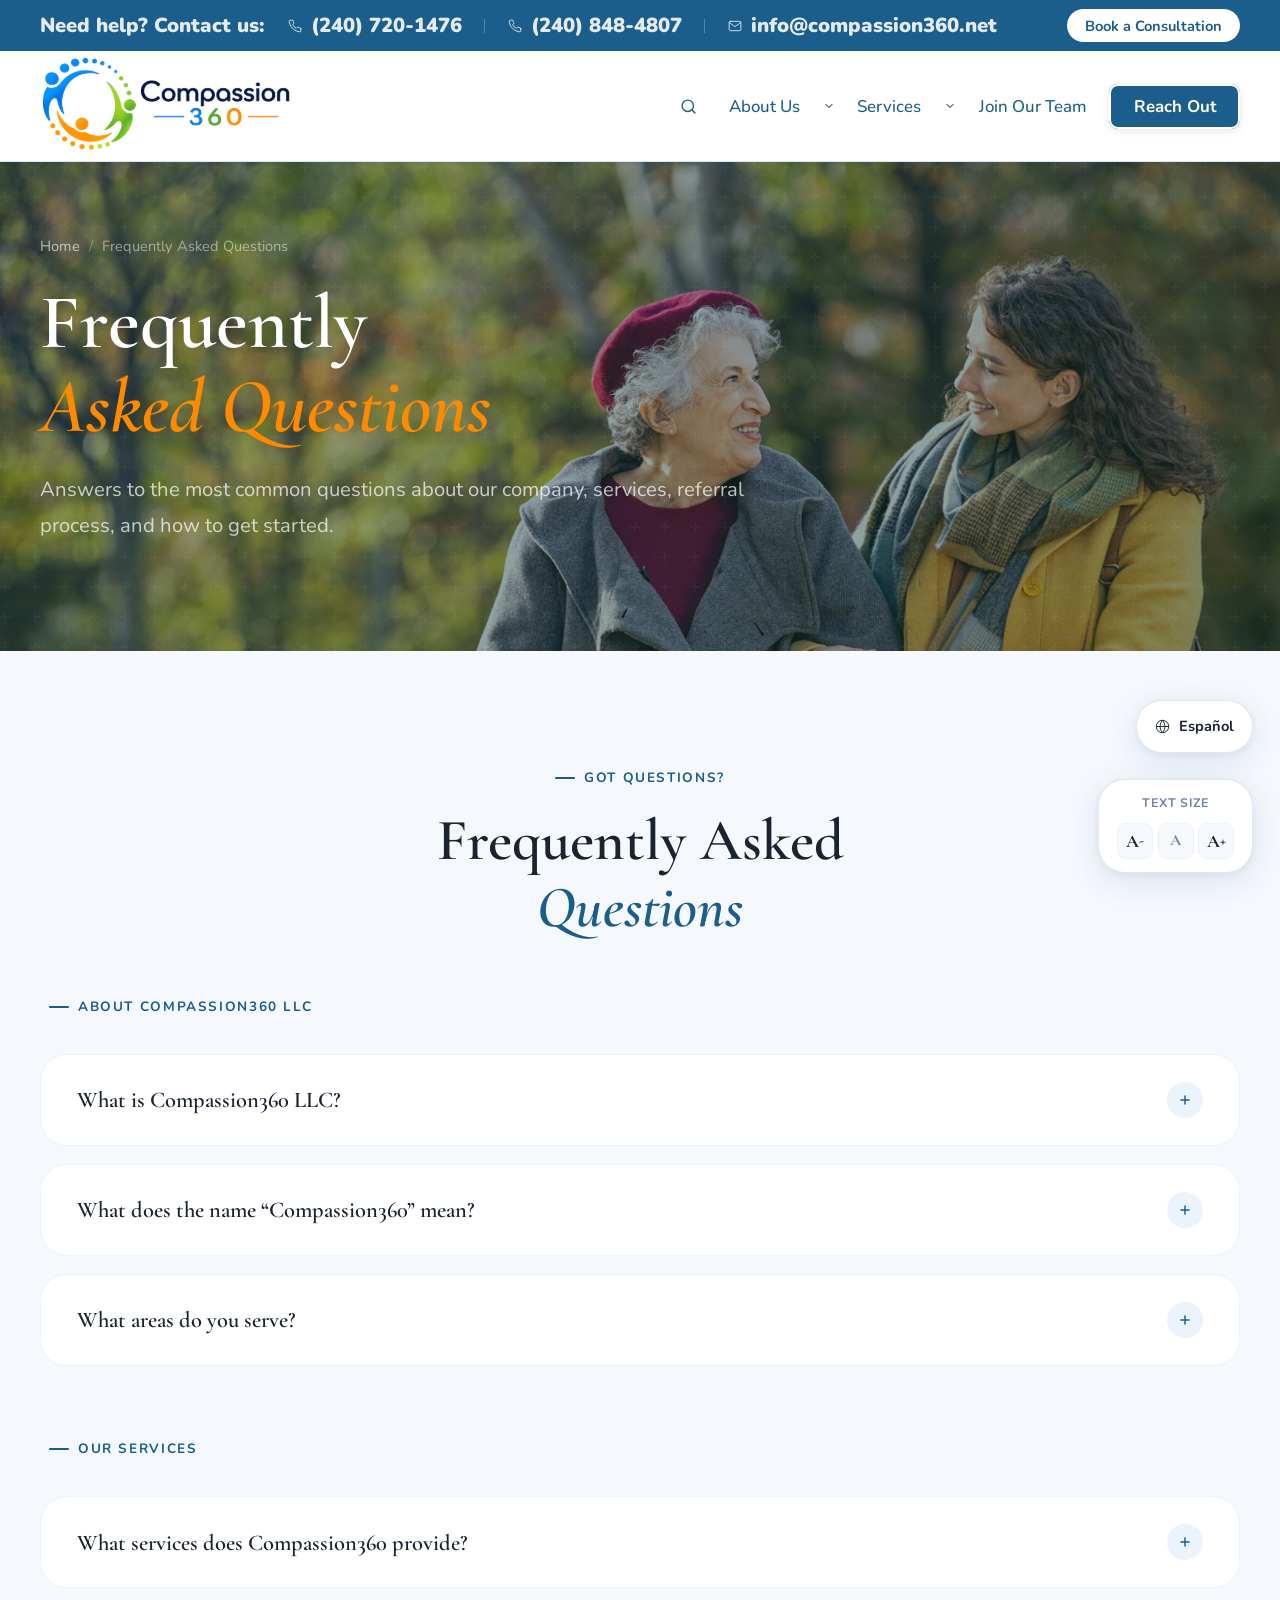
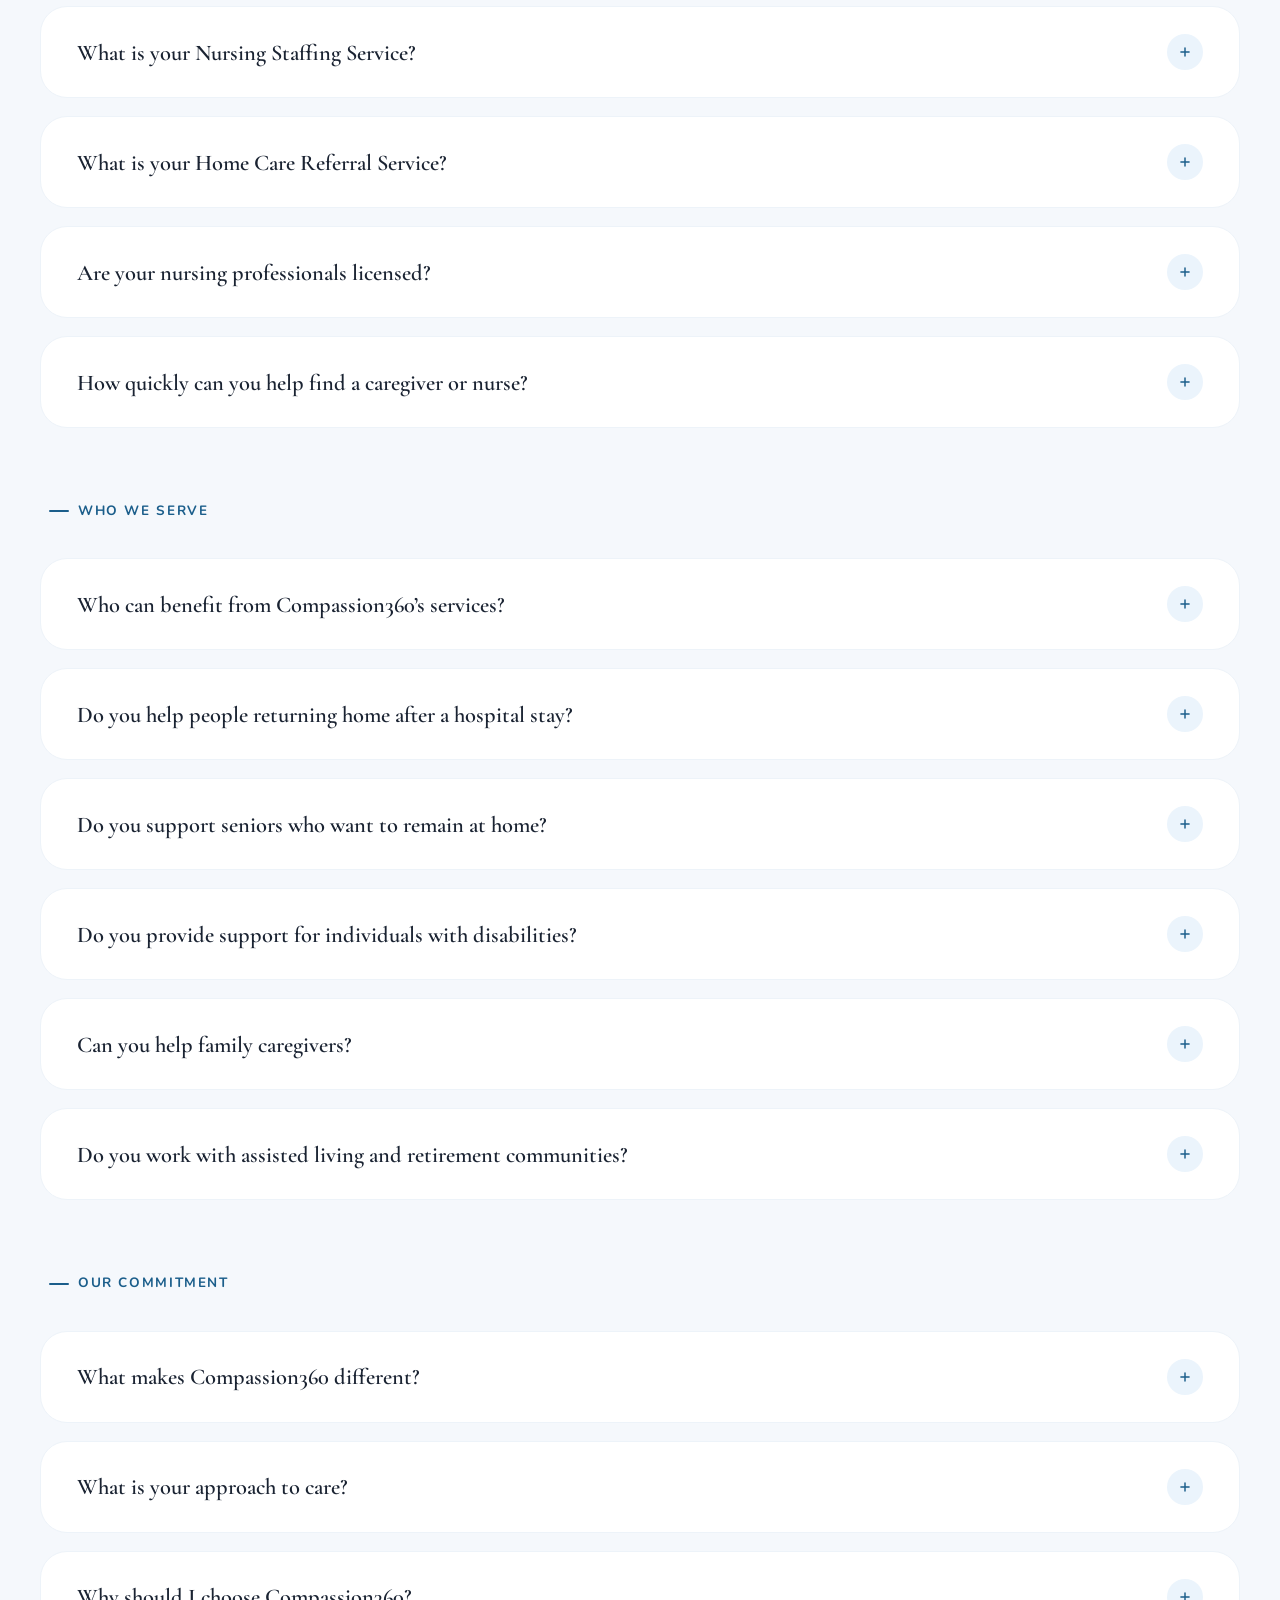
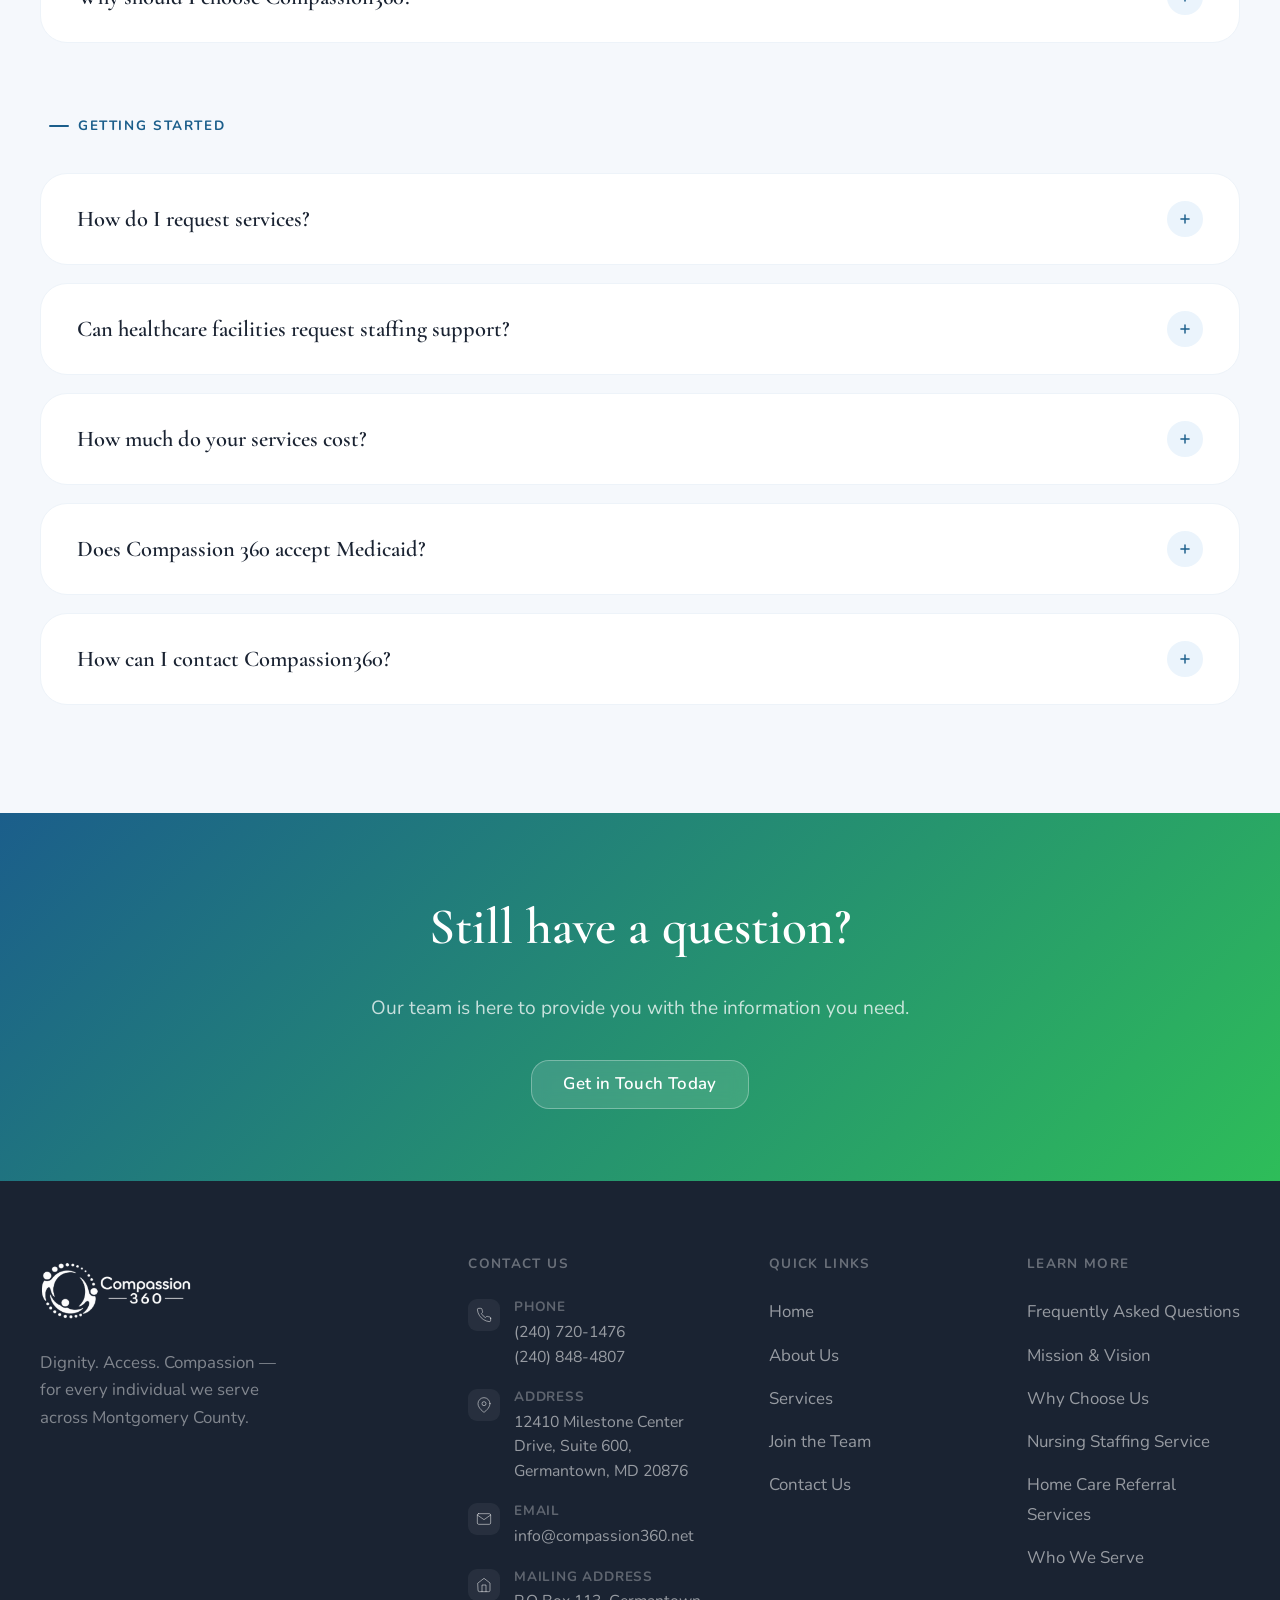
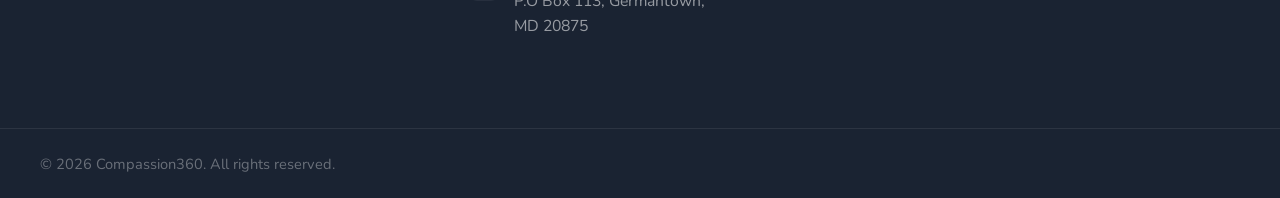
<file: resources.html>
<!DOCTYPE html>
<html lang="en">
<head>
  <meta charset="UTF-8" />
  <meta name="viewport" content="width=device-width, initial-scale=1.0" />
  <title>Frequently Asked Questions — Compassion360</title>
  <link rel="preconnect" href="https://fonts.googleapis.com" />
  <link rel="preconnect" href="https://fonts.gstatic.com" crossorigin />
  <link href="https://fonts.googleapis.com/css2?family=Cormorant+Garamond:ital,wght@0,400;0,500;0,600;0,700;1,400;1,500&family=Nunito:wght@300;400;500;600;700&display=swap" rel="stylesheet" />
  <link rel="stylesheet" href="style.css" />
  <link rel="icon" type="image/png" sizes="32x32" href="icons/favicon-32x32.png" />
  <link rel="apple-touch-icon" href="icons/apple-touch-icon.png" />
</head>
<body>

  <!-- Skip to main content (accessibility) -->
  <a href="#main" class="skip-link">Skip to main content</a>

  <!-- ── Top Contact Bar ── -->
    <!-- ── Fixed Header Wrapper ── -->
  <div class="site-header-wrapper">
    <div class="top-bar" role="complementary" aria-label="Quick contact information">
      <div class="container top-bar-inner">
        <div class="top-bar-items">
          <p class="top-bar-item">Need help? Contact us:</p>
          <a href="tel:+12407201476" class="top-bar-item">
            <svg width="14" height="14" viewBox="0 0 24 24" fill="none" aria-hidden="true">
              <path d="M22 16.92v3a2 2 0 0 1-2.18 2 19.79 19.79 0 0 1-8.63-3.07 19.5 19.5 0 0 1-6-6 19.79 19.79 0 0 1-3.07-8.67A2 2 0 0 1 4.11 2h3a2 2 0 0 1 2 1.72 12.84 12.84 0 0 0 .7 2.81 2 2 0 0 1-.45 2.11L8.09 9.91a16 16 0 0 0 6 6l1.27-1.27a2 2 0 0 1 2.11-.45 12.84 12.84 0 0 0 2.81.7A2 2 0 0 1 22 16.92z" stroke="currentColor" stroke-width="1.5" stroke-linecap="round" stroke-linejoin="round"/>
            </svg>
            (240) 720-1476  
          </a>
          <span class="top-bar-divider" aria-hidden="true"></span>
          <a href="tel:+12408484807" class="top-bar-item">
            <svg width="14" height="14" viewBox="0 0 24 24" fill="none" aria-hidden="true">
              <path d="M22 16.92v3a2 2 0 0 1-2.18 2 19.79 19.79 0 0 1-8.63-3.07 19.5 19.5 0 0 1-6-6 19.79 19.79 0 0 1-3.07-8.67A2 2 0 0 1 4.11 2h3a2 2 0 0 1 2 1.72 12.84 12.84 0 0 0 .7 2.81 2 2 0 0 1-.45 2.11L8.09 9.91a16 16 0 0 0 6 6l1.27-1.27a2 2 0 0 1 2.11-.45 12.84 12.84 0 0 0 2.81.7A2 2 0 0 1 22 16.92z" stroke="currentColor" stroke-width="1.5" stroke-linecap="round" stroke-linejoin="round"/>
            </svg>
            (240) 848-4807
          </a>

          <span class="top-bar-divider" aria-hidden="true"></span>

          <a href="mailto:info@compassion360.net" class="top-bar-item">
            <svg width="14" height="14" viewBox="0 0 24 24" fill="none" aria-hidden="true">
              <path d="M4 4h16c1.1 0 2 .9 2 2v12c0 1.1-.9 2-2 2H4c-1.1 0-2-.9-2-2V6c0-1.1.9-2 2-2z" stroke="currentColor" stroke-width="1.5" stroke-linecap="round" stroke-linejoin="round"/>
              <polyline points="22,6 12,13 2,6" stroke="currentColor" stroke-width="1.5" stroke-linecap="round" stroke-linejoin="round"/>
            </svg>
            info@compassion360.net
          </a>

        </div>

        <div class="top-bar-right">
          <a href="contact-us.html" class="top-bar-cta">Book a Consultation</a>
        </div>
      </div>
    </div>

  <!-- ── NAVIGATION ────────────────────────────────────── -->
    <header class="site-header " id="site-header">
      <nav class="nav container" aria-label="Main navigation">
        <a href="index.html" class="nav-logo">
          <img src="logo/new-logo.png" alt="Compassion360" class="nav-logo-img" />
        </a>

        <button class="nav-toggle" id="navToggle" aria-expanded="false" aria-controls="navMenu" aria-label="Toggle navigation">
          <span></span><span></span><span></span>
        </button>

        <ul class="nav-menu" id="navMenu" role="list">
          <li>
            <a href="search.html" class="nav-link nav-search-btn" aria-label="Search">
              <svg width="17" height="17" viewBox="0 0 24 24" fill="none" aria-hidden="true">
                <circle cx="11" cy="11" r="8" stroke="currentColor" stroke-width="2"/>
                <path d="M21 21l-4.35-4.35" stroke="currentColor" stroke-width="2" stroke-linecap="round"/>
              </svg>
            </a>
          </li>
          <li class="nav-dropdown">
            <div class="nav-dropdown-group">
              <a href="#about" class="nav-link">About Us</a>
              <button class="nav-dropdown-chevron" aria-expanded="false" aria-label="Toggle About submenu">
                <svg width="12" height="12" viewBox="0 0 24 24" fill="none" aria-hidden="true">
                  <path d="M6 9l6 6 6-6" stroke="currentColor" stroke-width="2" stroke-linecap="round" stroke-linejoin="round"/>
                </svg>
              </button>
            </div>
            <ul class="nav-dropdown-menu" role="list">
              <li><a href="mission.html" class="nav-dropdown-link">Mission &amp; Vision</a></li>
              <li><a href="why-us.html" class="nav-dropdown-link">Why Us</a></li>
            </ul>
          </li>
          <li class="nav-dropdown">
            <div class="nav-dropdown-group">
              <a href="services.html" class="nav-link">Services</a>
              <button class="nav-dropdown-chevron" aria-expanded="false" aria-label="Toggle About submenu">
                <svg width="12" height="12" viewBox="0 0 24 24" fill="none" aria-hidden="true">
                  <path d="M6 9l6 6 6-6" stroke="currentColor" stroke-width="2" stroke-linecap="round" stroke-linejoin="round"/>
                </svg>
              </button>
            </div>
            <ul class="nav-dropdown-menu" role="list">
              <li><a href="nursing.html" class="nav-dropdown-link">Nursing Staffing Service</a></li>
              <li><a href="homecare.html" class="nav-dropdown-link">Home Care Referral Services</a></li>
            </ul>
          </li>
          <!-- <li><a href="#services" class="nav-link">Services</a></li> -->
          <li><a href="careers.html" class="nav-link">Join Our Team</a></li>
          <li><a href="contact-us.html" class="nav-link nav-cta">Reach Out</a></li>
        </ul>
      </nav>
    </header>

  </div>

  <main id="main">

    <!-- ── PAGE HERO ── -->
    <section class="page-hero">
      <div class="container">
        <nav class="breadcrumb" aria-label="Breadcrumb">
          <a href="index.html">Home</a>
          <span class="breadcrumb-sep" aria-hidden="true">/</span>
          <span aria-current="page">Frequently Asked Questions</span>
        </nav>
        <h1 class="page-hero-heading">
          Frequently<br /><em>Asked Questions</em>
        </h1>
        <p class="page-hero-sub">
          Answers to the most common questions about our company, services, referral process, and how to get started.
        </p>
      </div>
    </section>

    <!-- ── QUICK RESOURCES ── -->
    <!-- <section class="section" style="background: var(--c-white);">
      <div class="container">
        <div class="section-header" style="text-align: center;">
          <div class="section-label">Helpful Links</div>
          <h2 class="section-heading centered">
            Quick<br /><em>Resources</em>
          </h2>
        </div>
        <div class="resources-grid">

          <a href="documents/compassion360-brochure.pdf" target="_blank" class="resource-card">
            <div class="resource-card-icon">
              <svg width="22" height="22" viewBox="0 0 24 24" fill="none"><path d="M14 2H6a2 2 0 0 0-2 2v16a2 2 0 0 0 2 2h12a2 2 0 0 0 2-2V8z" stroke="currentColor" stroke-width="1.5" stroke-linecap="round" stroke-linejoin="round"/><polyline points="14 2 14 8 20 8" stroke="currentColor" stroke-width="1.5" stroke-linecap="round" stroke-linejoin="round"/></svg>
            </div>
            <div class="resource-card-title">Company Brochure</div>
            <div class="resource-card-desc">A complete overview of Compassion360's services, mission, and care philosophy.</div>
            <div class="resource-card-link">View PDF →</div>
          </a>

          <a href="nursing.html" class="resource-card">
            <div class="resource-card-icon">
              <svg width="22" height="22" viewBox="0 0 24 24" fill="none"><path d="M17 21v-2a4 4 0 0 0-4-4H5a4 4 0 0 0-4 4v2" stroke="currentColor" stroke-width="1.5" stroke-linecap="round"/><circle cx="9" cy="7" r="4" stroke="currentColor" stroke-width="1.5"/><path d="M23 21v-2a4 4 0 0 0-3-3.87M16 3.13a4 4 0 0 1 0 7.75" stroke="currentColor" stroke-width="1.5" stroke-linecap="round"/></svg>
            </div>
            <div class="resource-card-title">Nursing Staff Referrals</div>
            <div class="resource-card-desc">Learn how our nursing referral process works for facilities and families.</div>
            <div class="resource-card-link">Learn More →</div>
          </a>

          <a href="homecare.html" class="resource-card">
            <div class="resource-card-icon">
              <svg width="22" height="22" viewBox="0 0 24 24" fill="none"><path d="M3 9l9-7 9 7v11a2 2 0 0 1-2 2H5a2 2 0 0 1-2-2z" stroke="currentColor" stroke-width="1.5" stroke-linecap="round" stroke-linejoin="round"/><polyline points="9,22 9,12 15,12 15,22" stroke="currentColor" stroke-width="1.5" stroke-linecap="round" stroke-linejoin="round"/></svg>
            </div>
            <div class="resource-card-title">Non-Medical Home Care</div>
            <div class="resource-card-desc">Explore our in-home care services for seniors, families, and those in recovery.</div>
            <div class="resource-card-link">Learn More →</div>
          </a>

          <a href="careers.html" class="resource-card">
            <div class="resource-card-icon">
              <svg width="22" height="22" viewBox="0 0 24 24" fill="none"><path d="M20.84 4.61a5.5 5.5 0 0 0-7.78 0L12 5.67l-1.06-1.06a5.5 5.5 0 0 0-7.78 7.78l1.06 1.06L12 21.23l7.78-7.78 1.06-1.06a5.5 5.5 0 0 0 0-7.78z" stroke="currentColor" stroke-width="1.5" stroke-linecap="round" stroke-linejoin="round"/></svg>
            </div>
            <div class="resource-card-title">Join Our Team</div>
            <div class="resource-card-desc">Apply to become part of our growing network of healthcare and care professionals.</div>
            <div class="resource-card-link">Apply Now →</div>
          </a>

          <a href="contact-us.html" class="resource-card">
            <div class="resource-card-icon">
              <svg width="22" height="22" viewBox="0 0 24 24" fill="none"><path d="M22 16.92v3a2 2 0 0 1-2.18 2 19.79 19.79 0 0 1-8.63-3.07 19.5 19.5 0 0 1-6-6 19.79 19.79 0 0 1-3.07-8.67A2 2 0 0 1 4.11 2h3a2 2 0 0 1 2 1.72 12.84 12.84 0 0 0 .7 2.81 2 2 0 0 1-.45 2.11L8.09 9.91a16 16 0 0 0 6 6l1.27-1.27a2 2 0 0 1 2.11-.45 12.84 12.84 0 0 0 2.81.7A2 2 0 0 1 22 16.92z" stroke="currentColor" stroke-width="1.5" stroke-linecap="round" stroke-linejoin="round"/></svg>
            </div>
            <div class="resource-card-title">Contact Our Team</div>
            <div class="resource-card-desc">Reach out directly — we respond to all inquiries within one business day.</div>
            <div class="resource-card-link">Get in Touch →</div>
          </a>

          <a href="mission.html" class="resource-card">
            <div class="resource-card-icon">
              <svg width="22" height="22" viewBox="0 0 24 24" fill="none"><circle cx="12" cy="12" r="10" stroke="currentColor" stroke-width="1.5"/><circle cx="12" cy="12" r="3" stroke="currentColor" stroke-width="1.5"/><path d="M12 2v4M12 18v4M2 12h4M18 12h4" stroke="currentColor" stroke-width="1.5" stroke-linecap="round"/></svg>
            </div>
            <div class="resource-card-title">Our Mission &amp; Vision</div>
            <div class="resource-card-desc">Learn about the values and purpose that drive everything we do at Compassion360.</div>
            <div class="resource-card-link">Read More →</div>
          </a>

        </div>
      </div>
    </section> -->

    <!-- ── FAQ SECTION ── -->
     <section class="section" style="background: var(--c-bg);" aria-labelledby="faq-heading">
      <div class="container">
        <div class="section-header" style="text-align: center;">
          <div class="section-label">Got Questions?</div>
          <h2 id="faq-heading" class="section-heading centered">
            Frequently Asked<br /><em>Questions</em>
          </h2>
        </div>

        <div class="faq-grid" id="faqGrid">

          <!-- About Compassion360 LLC -->
          <div class="faq-category-label">About Compassion360 LLC</div>
          <div class="faq-item">
            <button class="faq-question" aria-expanded="false">
              What is Compassion360 LLC?
              <span class="faq-icon" aria-hidden="true">
                <svg width="14" height="14" viewBox="0 0 24 24" fill="none"><path d="M12 5v14M5 12h14" stroke="currentColor" stroke-width="2.5" stroke-linecap="round"/></svg>
              </span>
            </button>
            <div class="faq-answer">
              Compassion360 LLC is a healthcare staffing and home care company based in Montgomery County, Maryland. We connect individuals, families, and healthcare organizations with trusted nursing professionals and compassionate in-home care services that promote dignity, independence, and quality of life.            </div>
          </div>

          <div class="faq-item">
            <button class="faq-question" aria-expanded="false">
               What does the name “Compassion360” mean?
              <span class="faq-icon" aria-hidden="true">
                <svg width="14" height="14" viewBox="0 0 24 24" fill="none"><path d="M12 5v14M5 12h14" stroke="currentColor" stroke-width="2.5" stroke-linecap="round"/></svg>
              </span>
            </button>
            <div class="faq-answer">
              Our name reflects our commitment to delivering compassionate, person-centered care from every angle. We believe every person deserves to be treated with dignity, respect, and kindness throughout their healthcare journey.
            </div>
          </div>

          <div class="faq-item">
            <button class="faq-question" aria-expanded="false">
              What areas do you serve?
              <span class="faq-icon" aria-hidden="true">
                <svg width="14" height="14" viewBox="0 0 24 24" fill="none"><path d="M12 5v14M5 12h14" stroke="currentColor" stroke-width="2.5" stroke-linecap="round"/></svg>
              </span>
            </button>
            <div class="faq-answer">
              Compassion360 proudly serves Montgomery County and surrounding communities in Maryland. Please contact us to learn more about our current service areas.
            </div>
          </div>

          <!-- Our Services -->
          <div class="faq-category-label">Our Services</div>

          <div class="faq-item">
            <button class="faq-question" aria-expanded="false">
              What services does Compassion360 provide?
              <span class="faq-icon" aria-hidden="true">
                <svg width="14" height="14" viewBox="0 0 24 24" fill="none"><path d="M12 5v14M5 12h14" stroke="currentColor" stroke-width="2.5" stroke-linecap="round"/></svg>
              </span>
            </button>
              <div class="faq-answer">
                We offer two primary services:
              <div class="feature-list">
              <div class="feature-item">
                <div class="feature-check">
                  <svg width="13" height="13" viewBox="0 0 24 24" fill="none"><path d="M9 12L11 14L15 10" stroke="currentColor" stroke-width="2.5" stroke-linecap="round" stroke-linejoin="round"/></svg>
                </div>
                <div class="feature-text">
                  Nursing staffing services for healthcare facilities and families
                </div>
              </div>
              <div class="feature-item">
                <div class="feature-check">
                  <svg width="13" height="13" viewBox="0 0 24 24" fill="none"><path d="M9 12L11 14L15 10" stroke="currentColor" stroke-width="2.5" stroke-linecap="round" stroke-linejoin="round"/></svg>
                </div>
                <div class="feature-text">
                  Home care referral services that connect clients with compassionate caregivers who support daily living and independence.
                </div>
              </div>
              </div>
            </div>
          </div>

          <div class="faq-item">
            <button class="faq-question" aria-expanded="false">
              What is your Nursing Staffing Service?
              <span class="faq-icon" aria-hidden="true">
                <svg width="14" height="14" viewBox="0 0 24 24" fill="none"><path d="M12 5v14M5 12h14" stroke="currentColor" stroke-width="2.5" stroke-linecap="round"/></svg>
              </span>
            </button>
            <div class="faq-answer">
              We match healthcare facilities and families with thoroughly screened, licensed nursing professionals. Whether you need temporary coverage, long-term staffing, or supplemental support, we work to provide qualified professionals quickly and reliably.            </div>
          </div>

          <div class="faq-item">
            <button class="faq-question" aria-expanded="false">
              What is your Home Care Referral Service?
              <span class="faq-icon" aria-hidden="true">
                <svg width="14" height="14" viewBox="0 0 24 24" fill="none"><path d="M12 5v14M5 12h14" stroke="currentColor" stroke-width="2.5" stroke-linecap="round"/></svg>
              </span>
            </button>
            <div class="faq-answer">
              Our referral service connects clients with experienced caregivers who can provide companionship, personal care, assistance with daily activities, and light household support, helping individuals remain safe and comfortable at home.            </div>
          </div>

          <div class="faq-item">
            <button class="faq-question" aria-expanded="false">
               Are your nursing professionals licensed?
              <span class="faq-icon" aria-hidden="true">
                <svg width="14" height="14" viewBox="0 0 24 24" fill="none"><path d="M12 5v14M5 12h14" stroke="currentColor" stroke-width="2.5" stroke-linecap="round"/></svg>
              </span>
            </button>
            <div class="faq-answer">
              Yes. We refer licensed nursing professionals who are carefully vetted to ensure they meet professional standards and are committed to delivering high-quality, compassionate care.          
            </div>
          </div>

          <div class="faq-item">
            <button class="faq-question" aria-expanded="false">
              How quickly can you help find a caregiver or nurse?
              <span class="faq-icon" aria-hidden="true">
                <svg width="14" height="14" viewBox="0 0 24 24" fill="none"><path d="M12 5v14M5 12h14" stroke="currentColor" stroke-width="2.5" stroke-linecap="round"/></svg>
              </span>
            </button>
            <div class="faq-answer">
              Response times depend on the type of service and availability, but our goal is to connect clients with the right professional as quickly and efficiently as possible            
            </div>
          </div>


          <!-- Who We Serve -->
          <div class="faq-category-label">Who We Serve</div>

          <div class="faq-item">
            <button class="faq-question" aria-expanded="false">
              Who can benefit from Compassion360’s services?
              <span class="faq-icon" aria-hidden="true">
                <svg width="14" height="14" viewBox="0 0 24 24" fill="none"><path d="M12 5v14M5 12h14" stroke="currentColor" stroke-width="2.5" stroke-linecap="round"/></svg>
              </span>
            </button>
            <div class="faq-answer">
              Our services are designed for:
              <div class="feature-list">
                <div class="feature-item">
                  <div class="feature-check">
                    <svg width="13" height="13" viewBox="0 0 24 24" fill="none"><path d="M9 12L11 14L15 10" stroke="currentColor" stroke-width="2.5" stroke-linecap="round" stroke-linejoin="round"/></svg>
                  </div>
                  <div class="feature-text">
                    Older adults who want to remain independent at home.
                  </div>
                </div>
                <div class="feature-item">
                  <div class="feature-check">
                    <svg width="13" height="13" viewBox="0 0 24 24" fill="none"><path d="M9 12L11 14L15 10" stroke="currentColor" stroke-width="2.5" stroke-linecap="round" stroke-linejoin="round"/></svg>
                  </div>
                  <div class="feature-text">
                    Older adults who want to remain independent at home.
                  </div>
                </div>
                <div class="feature-item">
                <div class="feature-check">
                  <svg width="13" height="13" viewBox="0 0 24 24" fill="none"><path d="M9 12L11 14L15 10" stroke="currentColor" stroke-width="2.5" stroke-linecap="round" stroke-linejoin="round"/></svg>
                </div>
                <div class="feature-text">
                  Individuals living with disabilities.
                </div>
                </div>
                <div class="feature-item">
                  <div class="feature-check">
                    <svg width="13" height="13" viewBox="0 0 24 24" fill="none"><path d="M9 12L11 14L15 10" stroke="currentColor" stroke-width="2.5" stroke-linecap="round" stroke-linejoin="round"/></svg>
                  </div>
                  <div class="feature-text">
                    People recovering after hospitalization, surgery, or illness.
                  </div>
                </div>
                <div class="feature-item">
                  <div class="feature-check">
                    <svg width="13" height="13" viewBox="0 0 24 24" fill="none"><path d="M9 12L11 14L15 10" stroke="currentColor" stroke-width="2.5" stroke-linecap="round" stroke-linejoin="round"/></svg>
                  </div>
                  <div class="feature-text">
                    Families seeking reliable caregiving support.
                  </div>
                </div>
                <div class="feature-item">
                  <div class="feature-check">
                    <svg width="13" height="13" viewBox="0 0 24 24" fill="none"><path d="M9 12L11 14L15 10" stroke="currentColor" stroke-width="2.5" stroke-linecap="round" stroke-linejoin="round"/></svg>
                  </div>
                  <div class="feature-text">
                    Retirement communities and assisted living facilities.
                  </div>
                </div>
                <div class="feature-item">
                  <div class="feature-check">
                    <svg width="13" height="13" viewBox="0 0 24 24" fill="none"><path d="M9 12L11 14L15 10" stroke="currentColor" stroke-width="2.5" stroke-linecap="round" stroke-linejoin="round"/></svg>
                  </div>
                  <div class="feature-text">
                    Healthcare organizations needing qualified nursing staff.
                  </div>
                
                
                </div>
              </div>         
            </div>
          </div>

          <div class="faq-item">
            <button class="faq-question" aria-expanded="false">
               Do you help people returning home after a hospital stay?
              <span class="faq-icon" aria-hidden="true">
                <svg width="14" height="14" viewBox="0 0 24 24" fill="none"><path d="M12 5v14M5 12h14" stroke="currentColor" stroke-width="2.5" stroke-linecap="round"/></svg>
              </span>
            </button>
            <div class="faq-answer">
              Yes. We support individuals transitioning from hospital to home by connecting them with caregivers who can assist during the critical recovery period, helping promote safety, healing, and independence.
            </div>
          </div>

          <div class="faq-item">
            <button class="faq-question" aria-expanded="false">
              Do you support seniors who want to remain at home?
              <span class="faq-icon" aria-hidden="true">
                <svg width="14" height="14" viewBox="0 0 24 24" fill="none"><path d="M12 5v14M5 12h14" stroke="currentColor" stroke-width="2.5" stroke-linecap="round"/></svg>
              </span>
            </button>
            <div class="faq-answer">
              Absolutely. We believe aging should happen with dignity. Our services help older adults maintain their routines, independence, and quality of life while remaining in the comfort of their own homes.
            </div>
          </div>

          <div class="faq-item">
            <button class="faq-question" aria-expanded="false">
              Do you provide support for individuals with disabilities?
              <span class="faq-icon" aria-hidden="true">
                <svg width="14" height="14" viewBox="0 0 24 24" fill="none"><path d="M12 5v14M5 12h14" stroke="currentColor" stroke-width="2.5" stroke-linecap="round"/></svg>
              </span>
            </button>
            <div class="faq-answer">
              Yes. We are committed to providing respectful, individualized support that recognizes the strengths, goals, and unique needs of every person we serve.
            </div>
          </div>

          <div class="faq-item">
            <button class="faq-question" aria-expanded="false">
              Can you help family caregivers?
              <span class="faq-icon" aria-hidden="true">
                <svg width="14" height="14" viewBox="0 0 24 24" fill="none"><path d="M12 5v14M5 12h14" stroke="currentColor" stroke-width="2.5" stroke-linecap="round"/></svg>
              </span>
            </button>
            <div class="faq-answer">
              Yes. Caring for a loved one can be demanding. We help families find dependable caregiving support, giving family caregivers time to rest while knowing their loved one is receiving compassionate care.
            </div>
          </div>

          <div class="faq-item">
            <button class="faq-question" aria-expanded="false">
              Do you work with assisted living and retirement communities?
              <span class="faq-icon" aria-hidden="true">
                <svg width="14" height="14" viewBox="0 0 24 24" fill="none"><path d="M12 5v14M5 12h14" stroke="currentColor" stroke-width="2.5" stroke-linecap="round"/></svg>
              </span>
            </button>
            <div class="faq-answer">
              Yes. We partner with retirement communities and assisted living facilities by providing nursing staffing solutions and additional caregiving support when needed.
            </div>
          </div>

          <!-- Our Commitment -->
          <div class="faq-category-label">Our Commitment</div>

          <div class="faq-item">
            <button class="faq-question" aria-expanded="false">
              What makes Compassion360 different?
              <span class="faq-icon" aria-hidden="true">
                <svg width="14" height="14" viewBox="0 0 24 24" fill="none"><path d="M12 5v14M5 12h14" stroke="currentColor" stroke-width="2.5" stroke-linecap="round"/></svg>
              </span>
            </button>
            <div class="faq-answer">
              Compassion360 was founded by healthcare and community leaders who recognized the need for more compassionate, culturally responsive care. We combine clinical expertise with strong community partnerships to provide personalized services centered on the unique needs of every individual.
            </div>
          </div>

          <div class="faq-item">
            <button class="faq-question" aria-expanded="false">
              What is your approach to care?
              <span class="faq-icon" aria-hidden="true">
                <svg width="14" height="14" viewBox="0 0 24 24" fill="none"><path d="M12 5v14M5 12h14" stroke="currentColor" stroke-width="2.5" stroke-linecap="round"/></svg>
              </span>
            </button>
            <div class="faq-answer">
              Everything we do begins with one simple question:
             <br> <strong>“What does this person actually need?”</strong>
             <br>
             <br> We believe care should be individualized, respectful, culturally responsive, and focused on helping each person live with dignity, comfort, and independence.
            </div>
          </div>

          <div class="faq-item">
            <button class="faq-question" aria-expanded="false">
              Why should I choose Compassion360?
              <span class="faq-icon" aria-hidden="true">
                <svg width="14" height="14" viewBox="0 0 24 24" fill="none"><path d="M12 5v14M5 12h14" stroke="currentColor" stroke-width="2.5" stroke-linecap="round"/></svg>
              </span>
            </button>
            <div class="faq-answer">
              Families and healthcare organizations choose Compassion360 because we offer:
              <div class="feature-list">
                <div class="feature-item">
                  <div class="feature-check">
                    <svg width="13" height="13" viewBox="0 0 24 24" fill="none"><path d="M9 12L11 14L15 10" stroke="currentColor" stroke-width="2.5" stroke-linecap="round" stroke-linejoin="round"/></svg>
                  </div>
                  <div class="feature-text">
                    Compassionate, person-centered service
                  </div>
                </div>
                <div class="feature-item">
                  <div class="feature-check">
                    <svg width="13" height="13" viewBox="0 0 24 24" fill="none"><path d="M9 12L11 14L15 10" stroke="currentColor" stroke-width="2.5" stroke-linecap="round" stroke-linejoin="round"/></svg>
                  </div>
                  <div class="feature-text">
                    Licensed and carefully screened nursing professionals
                  </div>
                </div>
                <div class="feature-item">
                <div class="feature-check">
                  <svg width="13" height="13" viewBox="0 0 24 24" fill="none"><path d="M9 12L11 14L15 10" stroke="currentColor" stroke-width="2.5" stroke-linecap="round" stroke-linejoin="round"/></svg>
                </div>
                <div class="feature-text">
                 Personalized care referrals
                </div>
                </div>
                <div class="feature-item">
                  <div class="feature-check">
                    <svg width="13" height="13" viewBox="0 0 24 24" fill="none"><path d="M9 12L11 14L15 10" stroke="currentColor" stroke-width="2.5" stroke-linecap="round" stroke-linejoin="round"/></svg>
                  </div>
                  <div class="feature-text">
                    Reliable staffing solutions
                  </div>
                </div>
                <div class="feature-item">
                  <div class="feature-check">
                    <svg width="13" height="13" viewBox="0 0 24 24" fill="none"><path d="M9 12L11 14L15 10" stroke="currentColor" stroke-width="2.5" stroke-linecap="round" stroke-linejoin="round"/></svg>
                  </div>
                  <div class="feature-text">
                    Strong community relationships
                  </div>
                </div>
                <div class="feature-item">
                  <div class="feature-check">
                    <svg width="13" height="13" viewBox="0 0 24 24" fill="none"><path d="M9 12L11 14L15 10" stroke="currentColor" stroke-width="2.5" stroke-linecap="round" stroke-linejoin="round"/></svg>
                  </div>
                  <div class="feature-text">
                    Responsive customer service
                  </div>
                </div>
                <div class="feature-item">
                  <div class="feature-check">
                    <svg width="13" height="13" viewBox="0 0 24 24" fill="none"><path d="M9 12L11 14L15 10" stroke="currentColor" stroke-width="2.5" stroke-linecap="round" stroke-linejoin="round"/></svg>
                  </div>
                  <div class="feature-text">
                    A commitment to dignity, respect, and quality care
                  </div>
                </div>
              </div> 
            </div>
          </div>

          <!-- Getting Started -->
          <div class="faq-category-label">Getting Started</div>

          <div class="faq-item">
            <button class="faq-question" aria-expanded="false">
               How do I request services?
              <span class="faq-icon" aria-hidden="true">
                <svg width="14" height="14" viewBox="0 0 24 24" fill="none"><path d="M12 5v14M5 12h14" stroke="currentColor" stroke-width="2.5" stroke-linecap="round"/></svg>
              </span>
            </button>
            <div class="faq-answer">
              Simply contact our team to discuss your needs. We’ll learn about your situation, answer your questions, and help connect you with the right nursing professional or caregiver.
            </div>
          </div>

          <div class="faq-item">
            <button class="faq-question" aria-expanded="false">
              Can healthcare facilities request staffing support?
              <span class="faq-icon" aria-hidden="true">
                <svg width="14" height="14" viewBox="0 0 24 24" fill="none"><path d="M12 5v14M5 12h14" stroke="currentColor" stroke-width="2.5" stroke-linecap="round"/></svg>
              </span>
            </button>
            <div class="faq-answer">
              Yes. Hospitals, clinics, assisted living communities, nursing facilities, and other healthcare organizations can contact us for qualified nursing staffing solutions tailored to their workforce needs.
            </div>
          </div>

          <div class="faq-item">
            <button class="faq-question" aria-expanded="false">
              How much do your services cost?
              <span class="faq-icon" aria-hidden="true">
                <svg width="14" height="14" viewBox="0 0 24 24" fill="none"><path d="M12 5v14M5 12h14" stroke="currentColor" stroke-width="2.5" stroke-linecap="round"/></svg>
              </span>
            </button>
            <div class="faq-answer">
              The cost of our services depends on each client's individual care needs and the number of hours or days of service requested. Every client receives a personalized assessment, after which we provide a clear daily or hourly rate based on the recommended level of care. You are free to choose the schedule that works best for you, whether you need care for a few hours, several days, or on an ongoing basis.
            </div>
          </div>

          <div class="faq-item">
            <button class="faq-question" aria-expanded="false">
              Does Compassion 360 accept Medicaid?
              <span class="faq-icon" aria-hidden="true">
                <svg width="14" height="14" viewBox="0 0 24 24" fill="none"><path d="M12 5v14M5 12h14" stroke="currentColor" stroke-width="2.5" stroke-linecap="round"/></svg>
              </span>
            </button>
            <div class="faq-answer">
              Compassion360 is currently completing the required enrollment and approval process with the Maryland Department of Health's Office of Health Care Quality (OHCQ) to provide services to clients covered by Medicaid. If you have Medicaid, we encourage you to contact us before enrolling so we can provide the latest information on our enrollment status and help determine whether your requested services may be covered. 
            </div>
          </div>

          <div class="faq-item">
            <button class="faq-question" aria-expanded="false">
              How can I contact Compassion360?
              <span class="faq-icon" aria-hidden="true">
                <svg width="14" height="14" viewBox="0 0 24 24" fill="none"><path d="M12 5v14M5 12h14" stroke="currentColor" stroke-width="2.5" stroke-linecap="round"/></svg>
              </span>
            </button>
            <div class="faq-answer">
              Visit <a href="https://www.compassion360.net"><strong>Compassion360.net</strong></a> or contact our team directly on <a href="tel:+12407201476"><strong>(240) 720-1476</strong></a>, <a href="tel:+12408484807"><strong>(240) 848-4807</strong></a> or <a href="mailto:info@compassion360.net"><strong>info@compassion360.net</strong></a> to learn more about our services, request staffing support, or discuss home care referral options. We are here to help you find the right care at the right time.
            </div>
          </div>

        </div>
    </section>

    <section class="cta-section">
      <div class="container">
        <h2>Still have a question?</h2>
        <p>Our team is here to provide you with the information you need.</p>
        <a href="contact-us.html" class="btn btn-ghost">Get in Touch Today</a>
      </div>
    </section>

  </main>

  <!-- ── FOOTER ── -->
  <footer class="footer-new" role="contentinfo">
    <div class="container footer-new-inner">

      <!-- Brand -->
      <div class="footer-new-brand">
        <a href="index.html" class="nav-logo" aria-label="Compassion360 home">
          <img src="logo/new-logo.png" alt="Compassion360" class="nav-logo-img footer-logo-img" />
        </a>
        <p class="footer-tagline">Dignity. Access. Compassion — for every individual we serve across Montgomery County.</p>
      </div>

      <!-- Contact Info -->
      <div class="footer-new-contact">
        <h3>Contact Us</h3>

        <div class="footer-contact-item">
          <div class="footer-contact-item-icon">
            <svg width="16" height="16" viewBox="0 0 24 24" fill="none">
              <path d="M22 16.92v3a2 2 0 0 1-2.18 2 19.79 19.79 0 0 1-8.63-3.07 19.5 19.5 0 0 1-6-6 19.79 19.79 0 0 1-3.07-8.67A2 2 0 0 1 4.11 2h3a2 2 0 0 1 2 1.72 12.84 12.84 0 0 0 .7 2.81 2 2 0 0 1-.45 2.11L8.09 9.91a16 16 0 0 0 6 6l1.27-1.27a2 2 0 0 1 2.11-.45 12.84 12.84 0 0 0 2.81.7A2 2 0 0 1 22 16.92z" stroke="currentColor" stroke-width="1.5" stroke-linecap="round" stroke-linejoin="round"/>
            </svg>
          </div>
          <div class="footer-contact-item-text">
            <strong>Phone</strong>
            (240) 720-1476 <br>
            (240) 848-4807
          </div>
        </div>

        <div class="footer-contact-item">
          <div class="footer-contact-item-icon">
            <svg width="16" height="16" viewBox="0 0 24 24" fill="none">
              <path d="M21 10c0 7-9 13-9 13s-9-6-9-13a9 9 0 0 1 18 0z" stroke="currentColor" stroke-width="1.5" stroke-linecap="round" stroke-linejoin="round"/>
              <circle cx="12" cy="10" r="3" stroke="currentColor" stroke-width="1.5"/>
            </svg>
          </div>
          <div class="footer-contact-item-text">
            <strong>Address</strong>
            12410 Milestone Center Drive, Suite 600, Germantown, MD 20876
          </div>
        </div>

        <div class="footer-contact-item">
          <div class="footer-contact-item-icon">
            <svg width="16" height="16" viewBox="0 0 24 24" fill="none">
              <path d="M4 4h16c1.1 0 2 .9 2 2v12c0 1.1-.9 2-2 2H4c-1.1 0-2-.9-2-2V6c0-1.1.9-2 2-2z" stroke="currentColor" stroke-width="1.5" stroke-linecap="round" stroke-linejoin="round"/>
              <polyline points="22,6 12,13 2,6" stroke="currentColor" stroke-width="1.5" stroke-linecap="round" stroke-linejoin="round"/>
            </svg>
          </div>
          <div class="footer-contact-item-text">
            <strong>Email</strong>
            info@compassion360.net
          </div>

        <!-- <div class="footer-contact-item">
          <div class="footer-contact-item-icon">
            <svg width="16" height="16" viewBox="0 0 24 24" fill="none">
              <path d="M4 4h16c1.1 0 2 .9 2 2v12c0 1.1-.9 2-2 2H4c-1.1 0-2-.9-2-2V6c0-1.1.9-2 2-2z" stroke="currentColor" stroke-width="1.5" stroke-linecap="round" stroke-linejoin="round"/>
              <polyline points="22,6 12,13 2,6" stroke="currentColor" stroke-width="1.5" stroke-linecap="round" stroke-linejoin="round"/>
            </svg>
          </div>
          <div class="footer-contact-item-text">
            <strong>Mailing Address</strong>
            P.O Box 113, Germantown, MD 20874
          </div> -->
        </div>
        <div class="footer-contact-item">
          <div class="footer-contact-item-icon">
            <svg width="16" height="16" viewBox="0 0 24 24" fill="none">
              <path d="M3 9l9-7 9 7v11a2 2 0 0 1-2 2H5a2 2 0 0 1-2-2z" stroke="currentColor" stroke-width="1.5" stroke-linecap="round" stroke-linejoin="round"/>
              <polyline points="9,22 9,12 15,12 15,22" stroke="currentColor" stroke-width="1.5" stroke-linecap="round" stroke-linejoin="round"/>
            </svg>
          </div>
          <div class="footer-contact-item-text">
            <strong>Mailing Address</strong>
            P.O Box 113, Germantown, MD 20875
          </div>
        </div>
      </div>

      <!-- Quick Links -->
      <div class="footer-new-links">
        <h3>Quick Links</h3>
        <ul>
          <li><a href="index.html">Home</a></li>
          <li><a href="index.html#about">About Us</a></li>
          <li><a href="services.html">Services</a></li>
          <!-- <li><a href="index.html#who-we-serve">Who We Serve</a></li> -->
          <li><a href="careers.html">Join the Team</a></li>
          <li><a href="contact-us.html">Contact Us</a></li>
          
        </ul>
      </div>

      <!-- Self Help -->
      <div class="footer-new-links">
        <h3>Learn More</h3>
        <ul>
          <li><a href="resources.html">Frequently Asked Questions</a></li>
          <li><a href="mission.html">Mission &amp; Vision</a></li>
          <li><a href="why-us.html">Why Choose Us</a></li>
          <li><a href="nursing.html">Nursing Staffing Service</a></li>
          <li><a href="homecare.html">Home Care Referral Services</a></li>
          <li><a href="index.html#who-we-serve">Who We Serve</a></li>
        </ul>
      </div>

    </div>

    <div class="footer-bottom">
      <div class="container footer-bottom-inner">
        <p>&copy; 2026 Compassion360. All rights reserved.</p>
        <!-- <p>Serving Montgomery County, Maryland &amp; surrounding areas.</p> -->
      </div>
    </div>
  </footer>

  <div class="font-resizer" role="toolbar" aria-label="Text size controls">
  <span class="font-resizer-label">Text Size</span>
  <div class="font-resizer-buttons">
    <button class="font-resizer-btn" id="fontDecrease" aria-label="Decrease text size" title="Decrease text size">
      A<sup>-</sup>
    </button>
    <button class="font-resizer-btn font-resizer-btn--reset" id="fontReset" aria-label="Reset text size" title="Reset to default">
      A
    </button>
    <button class="font-resizer-btn" id="fontIncrease" aria-label="Increase text size" title="Increase text size">
      A<sup>+</sup>
    </button>
  </div>
  </div>

  <script src="//code.tidio.co/3iylxfdtafnkcnaaygfnmssbmxgtjrqh.js" async></script>

  <script src="script.js"></script>
   <a href="https://translate.google.com/translate?sl=en&tl=es&u=https://www.compassion360.net"
    target="_blank"
    rel="noopener"
    class="translate-btn"
    aria-label="View this site in Spanish">
    <svg width="15" height="15" viewBox="0 0 24 24" fill="none" aria-hidden="true">
      <circle cx="12" cy="12" r="10" stroke="currentColor" stroke-width="1.5"/>
      <path d="M2 12h20M12 2a15.3 15.3 0 0 1 4 10 15.3 15.3 0 0 1-4 10 15.3 15.3 0 0 1-4-10 15.3 15.3 0 0 1 4-10z" stroke="currentColor" stroke-width="1.5"/>
    </svg>
    Español
  </a>

  <script src="script.js"></script>
  <script>
    // ── FAQ Accordion ──
    document.querySelectorAll('.faq-question').forEach(btn => {
      btn.addEventListener('click', () => {
        const item = btn.closest('.faq-item');
        const isOpen = item.classList.contains('open');

        // Close all open items
        document.querySelectorAll('.faq-item.open').forEach(el => {
          el.classList.remove('open');
          el.querySelector('.faq-question').setAttribute('aria-expanded', 'false');
        });

        // Open clicked item if it was closed
        if (!isOpen) {
          item.classList.add('open');
          btn.setAttribute('aria-expanded', 'true');
        }
      });
    });
  </script>
</body>
</html>
</file>
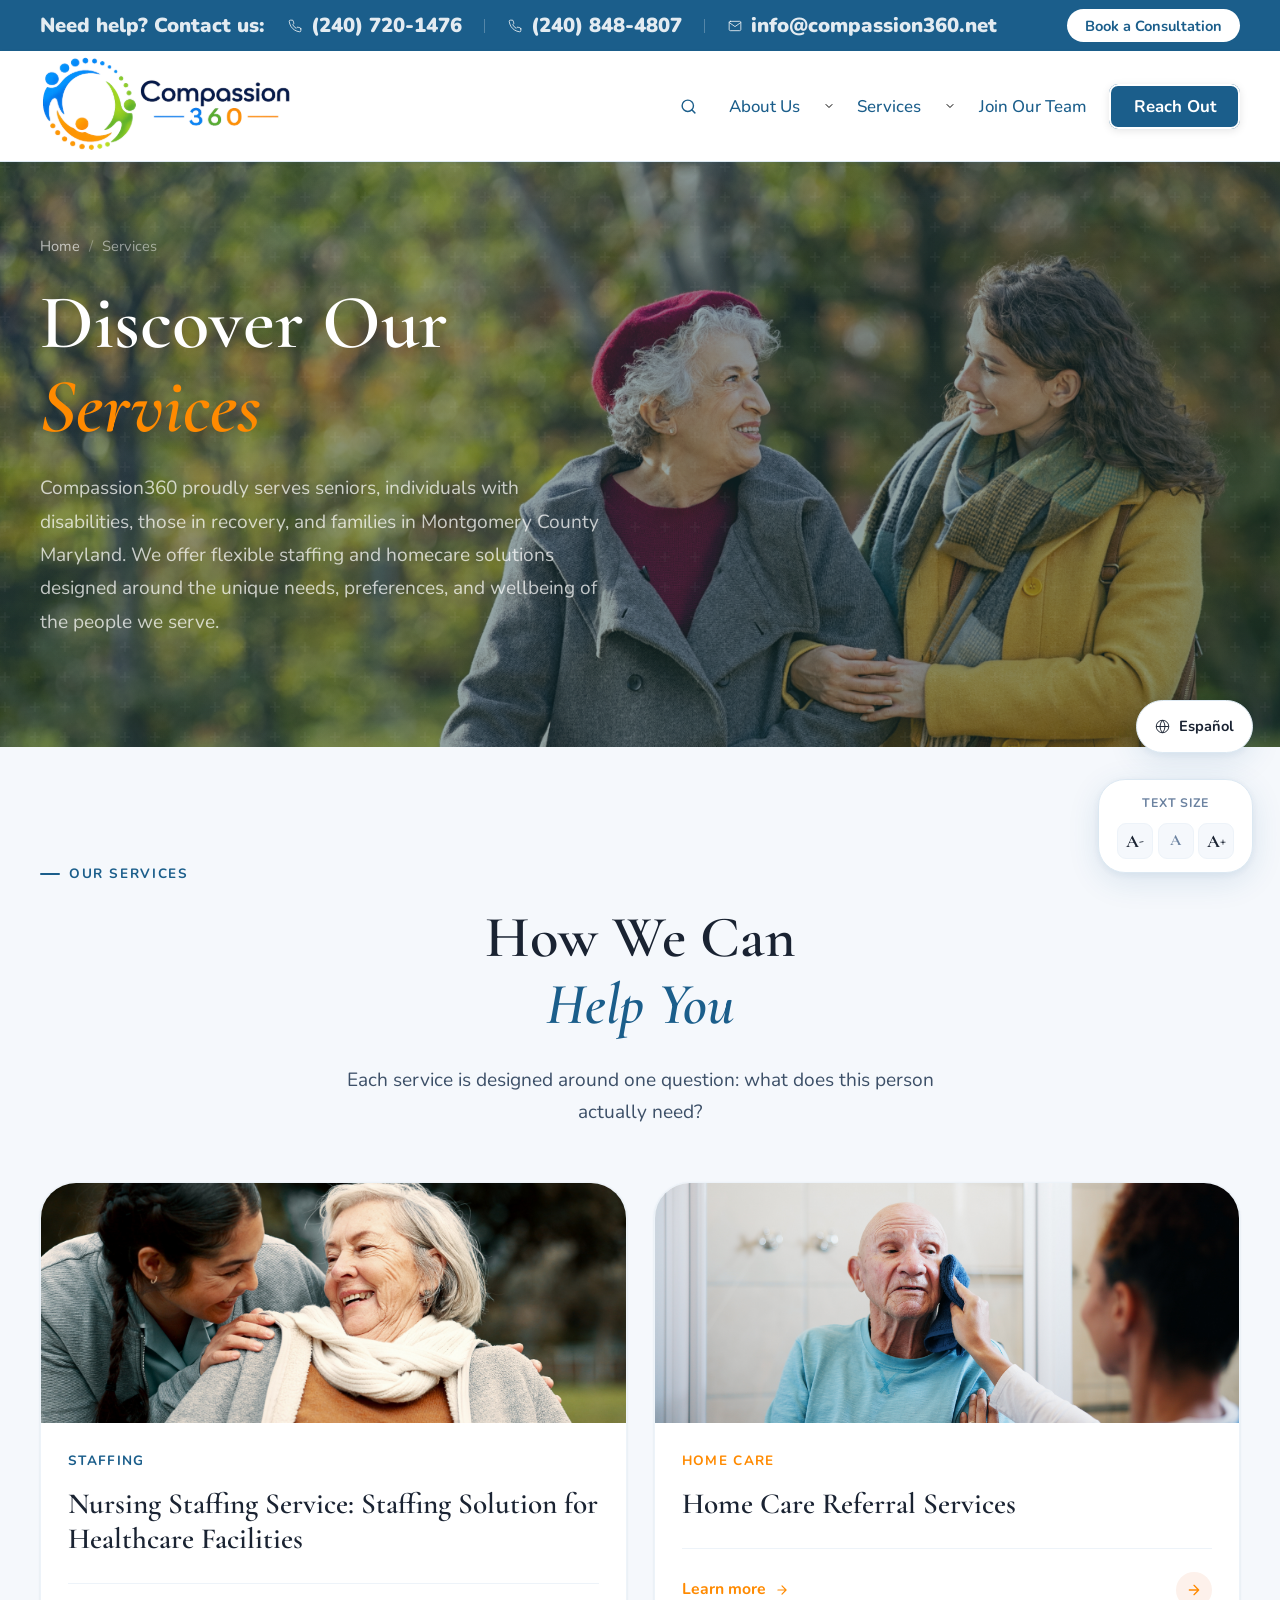
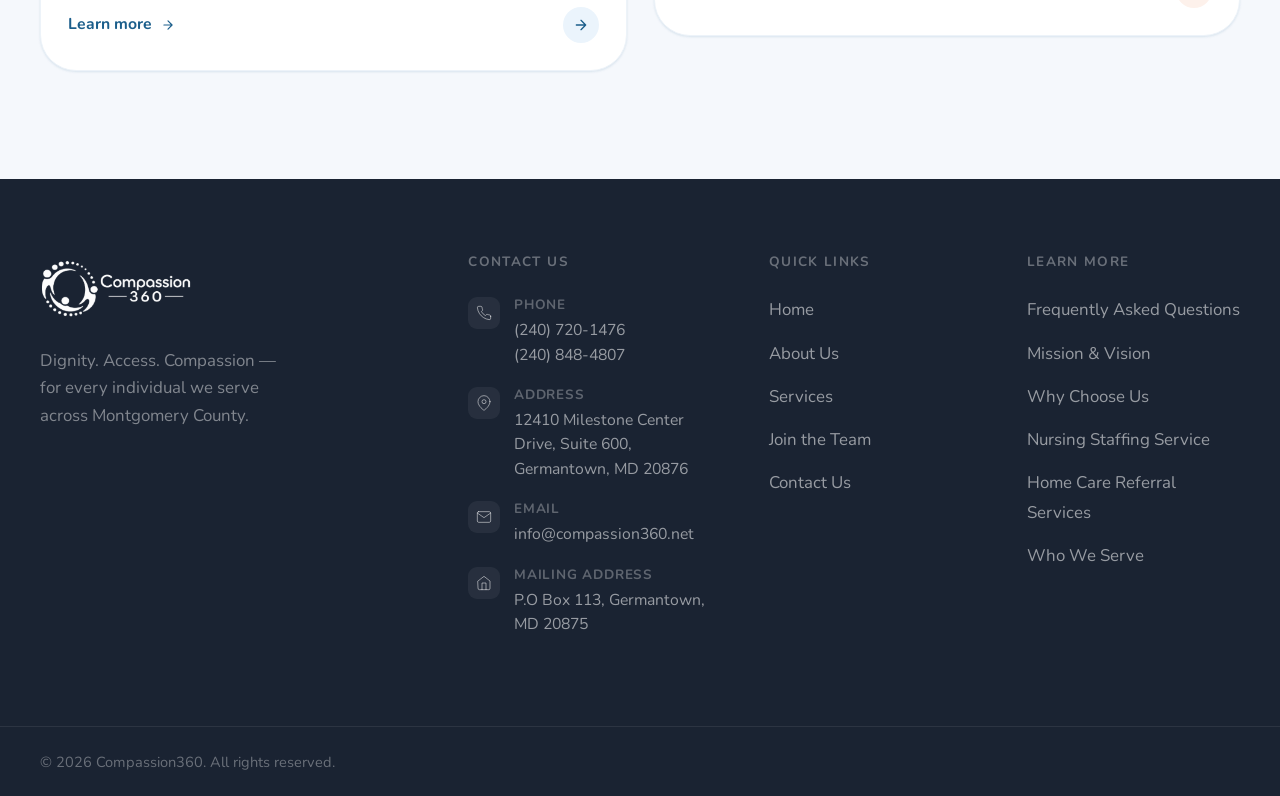
<file: services.html>
<!DOCTYPE html>
<html lang="en">
<head>
  <meta charset="UTF-8" />
  <meta name="viewport" content="width=device-width, initial-scale=1.0" />
  <title>Services — Compassion360</title>
  <link rel="preconnect" href="https://fonts.googleapis.com" />
  <link rel="preconnect" href="https://fonts.gstatic.com" crossorigin />
  <link href="https://fonts.googleapis.com/css2?family=Cormorant+Garamond:ital,wght@0,400;0,500;0,600;0,700;1,400;1,500&family=Nunito:wght@300;400;500;600;700&display=swap" rel="stylesheet" />
  <link rel="stylesheet" href="style.css" />
  <link rel="icon" type="image/png" sizes="16x16" href="icons/favicon-16x16.png" />
  <link rel="icon" type="image/png" sizes="32x32" href="icons/favicon-32x32.png"  />
  <link rel="apple-touch-icon" href="icons/apple-touch-icon.png" />
</head>
<body>

  <a href="#main" class="skip-link">Skip to main content</a>

    <!-- ── Top Contact Bar ── -->
    <!-- ── Fixed Header Wrapper ── -->
  <div class="site-header-wrapper">
    <div class="top-bar" role="complementary" aria-label="Quick contact information">
      <div class="container top-bar-inner">
        <div class="top-bar-items">
          <p class="top-bar-item">Need help? Contact us:</p>
          <a href="tel:+12407201476" class="top-bar-item">
            <svg width="14" height="14" viewBox="0 0 24 24" fill="none" aria-hidden="true">
              <path d="M22 16.92v3a2 2 0 0 1-2.18 2 19.79 19.79 0 0 1-8.63-3.07 19.5 19.5 0 0 1-6-6 19.79 19.79 0 0 1-3.07-8.67A2 2 0 0 1 4.11 2h3a2 2 0 0 1 2 1.72 12.84 12.84 0 0 0 .7 2.81 2 2 0 0 1-.45 2.11L8.09 9.91a16 16 0 0 0 6 6l1.27-1.27a2 2 0 0 1 2.11-.45 12.84 12.84 0 0 0 2.81.7A2 2 0 0 1 22 16.92z" stroke="currentColor" stroke-width="1.5" stroke-linecap="round" stroke-linejoin="round"/>
            </svg>
            (240) 720-1476  
          </a>
          <span class="top-bar-divider" aria-hidden="true"></span>
          <a href="tel:+12408484807" class="top-bar-item">
            <svg width="14" height="14" viewBox="0 0 24 24" fill="none" aria-hidden="true">
              <path d="M22 16.92v3a2 2 0 0 1-2.18 2 19.79 19.79 0 0 1-8.63-3.07 19.5 19.5 0 0 1-6-6 19.79 19.79 0 0 1-3.07-8.67A2 2 0 0 1 4.11 2h3a2 2 0 0 1 2 1.72 12.84 12.84 0 0 0 .7 2.81 2 2 0 0 1-.45 2.11L8.09 9.91a16 16 0 0 0 6 6l1.27-1.27a2 2 0 0 1 2.11-.45 12.84 12.84 0 0 0 2.81.7A2 2 0 0 1 22 16.92z" stroke="currentColor" stroke-width="1.5" stroke-linecap="round" stroke-linejoin="round"/>
            </svg>
            (240) 848-4807
          </a>

          <span class="top-bar-divider" aria-hidden="true"></span>

          <a href="mailto:info@compassion360.net" class="top-bar-item">
            <svg width="14" height="14" viewBox="0 0 24 24" fill="none" aria-hidden="true">
              <path d="M4 4h16c1.1 0 2 .9 2 2v12c0 1.1-.9 2-2 2H4c-1.1 0-2-.9-2-2V6c0-1.1.9-2 2-2z" stroke="currentColor" stroke-width="1.5" stroke-linecap="round" stroke-linejoin="round"/>
              <polyline points="22,6 12,13 2,6" stroke="currentColor" stroke-width="1.5" stroke-linecap="round" stroke-linejoin="round"/>
            </svg>
            info@compassion360.net
          </a>

        </div>

        <div class="top-bar-right">
          <a href="contact-us.html" class="top-bar-cta">Book a Consultation</a>
        </div>
      </div>
    </div>

  <!-- ── NAVIGATION ────────────────────────────────────── -->
    <header class="site-header " id="site-header">
      <nav class="nav container" aria-label="Main navigation">
        <a href="index.html" class="nav-logo">
          <img src="logo/new-logo.png" alt="Compassion360" class="nav-logo-img" />
        </a>

        <button class="nav-toggle" id="navToggle" aria-expanded="false" aria-controls="navMenu" aria-label="Toggle navigation">
          <span></span><span></span><span></span>
        </button>

        <ul class="nav-menu" id="navMenu" role="list">
          <li>
            <a href="search.html" class="nav-link nav-search-btn" aria-label="Search">
              <svg width="17" height="17" viewBox="0 0 24 24" fill="none" aria-hidden="true">
                <circle cx="11" cy="11" r="8" stroke="currentColor" stroke-width="2"/>
                <path d="M21 21l-4.35-4.35" stroke="currentColor" stroke-width="2" stroke-linecap="round"/>
              </svg>
            </a>
          </li>
          <li class="nav-dropdown">
            <div class="nav-dropdown-group">
              <a href="#about" class="nav-link">About Us</a>
              <button class="nav-dropdown-chevron" aria-expanded="false" aria-label="Toggle About submenu">
                <svg width="12" height="12" viewBox="0 0 24 24" fill="none" aria-hidden="true">
                  <path d="M6 9l6 6 6-6" stroke="currentColor" stroke-width="2" stroke-linecap="round" stroke-linejoin="round"/>
                </svg>
              </button>
            </div>
            <ul class="nav-dropdown-menu" role="list">
              <li><a href="mission.html" class="nav-dropdown-link">Mission &amp; Vision</a></li>
              <li><a href="why-us.html" class="nav-dropdown-link">Why Us</a></li>
            </ul>
          </li>
          <li class="nav-dropdown">
            <div class="nav-dropdown-group">
              <a href="services.html" class="nav-link">Services</a>
              <button class="nav-dropdown-chevron" aria-expanded="false" aria-label="Toggle About submenu">
                <svg width="12" height="12" viewBox="0 0 24 24" fill="none" aria-hidden="true">
                  <path d="M6 9l6 6 6-6" stroke="currentColor" stroke-width="2" stroke-linecap="round" stroke-linejoin="round"/>
                </svg>
              </button>
            </div>
            <ul class="nav-dropdown-menu" role="list">
              <li><a href="nursing.html" class="nav-dropdown-link">Nursing Staffing Service</a></li>
              <li><a href="homecare.html" class="nav-dropdown-link">Home Care Referral Services</a></li>
            </ul>
          </li>
          <!-- <li><a href="#services" class="nav-link">Services</a></li> -->
          <li><a href="careers.html" class="nav-link">Join Our Team</a></li>
          <li><a href="contact-us.html" class="nav-link nav-cta">Reach Out</a></li>
        </ul>
      </nav>
    </header>

  </div>

  <main id="main">

    <!-- ── HERO BANNER ── -->
    <section class="page-hero">
      <div class="container">
        <nav class="breadcrumb" aria-label="Breadcrumb">
          <a href="index.html">Home</a>
          <span class="breadcrumb-sep" aria-hidden="true">/</span>
          <span aria-current="page">Services</span>
        </nav>


        <h1 class="page-hero-heading">
          Discover Our<br /><em>Services</em>
        </h1>

          <!-- <h2 style="font-family: var(--font-display); font-size: clamp(1.25rem, 2.5vw, 1.625rem); font-weight: 500; font-style: italic; color: rgba(255,255,255,0.85); line-height: 1.4; margin-bottom: var(--sp-5);">
            We take our mission of improving the health and wellbeing of our patients seriously.
          </h2> -->

          <p class="services-hero-sub">
            Compassion360 proudly serves seniors, individuals with disabilities, those in recovery, and families in Montgomery County Maryland. We offer flexible staffing and homecare solutions designed around the unique needs, preferences, and wellbeing of the people we serve.          </p>
        </div>

        <!-- Feature image — replace src with your own image -->
        <!-- <div class="services-hero-image" aria-hidden="true">
          <div class="services-hero-image-frame">
            <!--
              TO ADD YOUR IMAGE:
              Replace the .img-placeholder div below with:
              <img src="your-image.jpg" alt="Compassion360 care team" />
            -->
            <!-- <div class="img-placeholder">
              <svg width="48" height="48" viewBox="0 0 24 24" fill="none">
                <rect x="3" y="3" width="18" height="18" rx="2" stroke="currentColor" stroke-width="1.5"/>
                <circle cx="8.5" cy="8.5" r="1.5" stroke="currentColor" stroke-width="1.5"/>
                <path d="M21 15l-5-5L5 21" stroke="currentColor" stroke-width="1.5" stroke-linecap="round" stroke-linejoin="round"/>
              </svg>
              <span>Add your feature image here</span>
            </div>
          </div> -->

          <!-- <div class="hero-img-badge">
            <div class="hero-img-badge-icon">
              <svg width="18" height="18" viewBox="0 0 24 24" fill="none">
                <path d="M9 12L11 14L15 10M21 12C21 16.97 16.97 21 12 21C7.03 21 3 16.97 3 12C3 7.03 7.03 3 12 3C16.97 3 21 7.03 21 12Z" stroke="currentColor" stroke-width="1.5" stroke-linecap="round" stroke-linejoin="round"/>
              </svg>
            </div>
            <div class="hero-img-badge-text">
              <strong>Licensed &amp; Vetted</strong>
              <span>100% screened professionals</span>
            </div>
          </div>
        </div> --> 

      </div>
    </section>

    <!-- ── SERVICES GRID ── -->
    <section class="services-grid-section" aria-labelledby="services-grid-heading">
      <div class="container">
        <div class="section-header">
          <div class="section-label">Our Services</div>
          <h2 id="services-grid-heading" class="section-heading centered">
            How We Can<br /><em>Help You</em>
          </h2>
          <p class="section-sub centered">
            Each service is designed around one question: what does this person actually need?
          </p>
        </div>

        <div class="service-cards-grid">

          <!-- Card 1: Nursing Staff Referrals -->
          <a href="nursing.html" class="service-pg-card">
            <div class="service-pg-card-thumb">
              <!--
                TO ADD YOUR IMAGE:
                Replace the .thumb-placeholder div below with:
                <img src="nursing-image.jpg" alt="Nursing staff referrals" />
              -->
                <img src="photos/pic_6.jpeg" alt="Nursing staff referrals" />
              <!-- <div class="thumb-placeholder">
                <svg width="48" height="48" viewBox="0 0 24 24" fill="none">
                  <path d="M17 21v-2a4 4 0 0 0-4-4H5a4 4 0 0 0-4 4v2" stroke="currentColor" stroke-width="1.5" stroke-linecap="round"/>
                  <circle cx="9" cy="7" r="4" stroke="currentColor" stroke-width="1.5"/>
                  <path d="M23 21v-2a4 4 0 0 0-3-3.87M16 3.13a4 4 0 0 1 0 7.75" stroke="currentColor" stroke-width="1.5" stroke-linecap="round"/>
                </svg>
                <span>Add service image here</span>
              </div> -->
            </div>
            <div class="service-pg-card-body">
              <div class="service-pg-card-tag">Staffing</div>
              <h3 class="service-pg-card-title">Nursing Staffing Service: Staffing Solution for Healthcare Facilities</h3>
              <!-- <p class="service-pg-card-desc">
                We connect healthcare facilities and families with thoroughly vetted, licensed nursing professionals — RNs, LPNs, and CNAs. Whether you need short-term coverage or ongoing staffing support, we match the right professional to your exact needs quickly and reliably.
              </p> -->
              <div class="service-pg-card-footer">
                <span class="service-pg-card-link">
                  Learn more
                  <svg width="14" height="14" viewBox="0 0 24 24" fill="none">
                    <path d="M5 12h14M12 5l7 7-7 7" stroke="currentColor" stroke-width="2" stroke-linecap="round" stroke-linejoin="round"/>
                  </svg>
                </span>
                <div class="service-pg-card-arrow" aria-hidden="true">
                  <svg width="16" height="16" viewBox="0 0 24 24" fill="none">
                    <path d="M5 12h14M12 5l7 7-7 7" stroke="currentColor" stroke-width="2" stroke-linecap="round" stroke-linejoin="round"/>
                  </svg>
                </div>
              </div>
            </div>
          </a>

          <!-- Card 2: Non-Medical Home Care -->
          <a href="homecare.html" class="service-pg-card">
            <div class="service-pg-card-thumb">
              <!--
                TO ADD YOUR IMAGE:
                Replace the .thumb-placeholder div below with:
                <img src="homecare-image.jpg" alt="Non-medical home care" />
              -->
                <img src="photos/pic_5.jpeg" alt="Non-medical home care" align="center" />
              <div class="thumb-placeholder">
                <svg width="48" height="48" viewBox="0 0 24 24" fill="none">
                  <path d="M3 9l9-7 9 7v11a2 2 0 0 1-2 2H5a2 2 0 0 1-2-2z" stroke="currentColor" stroke-width="1.5" stroke-linecap="round" stroke-linejoin="round"/>
                  <polyline points="9,22 9,12 15,12 15,22" stroke="currentColor" stroke-width="1.5" stroke-linecap="round" stroke-linejoin="round"/>
                </svg>
                <span>Add service image here</span>
              </div>
            </div>
            <div class="service-pg-card-body">
              <div class="service-pg-card-tag">Home Care</div>
              <h3 class="service-pg-card-title">Home Care Referral Services</h3>
              <p class="service-pg-card-desc">
                Compassionate, in-home support that preserves independence and quality of life. From companionship and daily living assistance to personal care and light household tasks, our caregivers treat every client like family.
              </p>
              <div class="service-pg-card-footer">
                <span class="service-pg-card-link">
                  Learn more
                  <svg width="14" height="14" viewBox="0 0 24 24" fill="none">
                    <path d="M5 12h14M12 5l7 7-7 7" stroke="currentColor" stroke-width="2" stroke-linecap="round" stroke-linejoin="round"/>
                  </svg>
                </span>
                <div class="service-pg-card-arrow" aria-hidden="true">
                  <svg width="16" height="16" viewBox="0 0 24 24" fill="none">
                    <path d="M5 12h14M12 5l7 7-7 7" stroke="currentColor" stroke-width="2" stroke-linecap="round" stroke-linejoin="round"/>
                  </svg>
                </div>
              </div>
            </div>
          </a>

        </div>
      </div>
    </section>

  </main>

  <!-- ── FOOTER ── -->
  <footer class="footer-new" role="contentinfo">
    <div class="container footer-new-inner">

      <!-- Brand -->
      <div class="footer-new-brand">
        <a href="index.html" class="nav-logo" aria-label="Compassion360 home">
          <img src="logo/new-logo.png" alt="Compassion360" class="nav-logo-img footer-logo-img" />
        </a>
        <p class="footer-tagline">Dignity. Access. Compassion — for every individual we serve across Montgomery County.</p>
      </div>

      <!-- Contact Info -->
      <div class="footer-new-contact">
        <h3>Contact Us</h3>

        <div class="footer-contact-item">
          <div class="footer-contact-item-icon">
            <svg width="16" height="16" viewBox="0 0 24 24" fill="none">
              <path d="M22 16.92v3a2 2 0 0 1-2.18 2 19.79 19.79 0 0 1-8.63-3.07 19.5 19.5 0 0 1-6-6 19.79 19.79 0 0 1-3.07-8.67A2 2 0 0 1 4.11 2h3a2 2 0 0 1 2 1.72 12.84 12.84 0 0 0 .7 2.81 2 2 0 0 1-.45 2.11L8.09 9.91a16 16 0 0 0 6 6l1.27-1.27a2 2 0 0 1 2.11-.45 12.84 12.84 0 0 0 2.81.7A2 2 0 0 1 22 16.92z" stroke="currentColor" stroke-width="1.5" stroke-linecap="round" stroke-linejoin="round"/>
            </svg>
          </div>
          <div class="footer-contact-item-text">
            <strong>Phone</strong>
            (240) 720-1476 <br>
            (240) 848-4807
          </div>
        </div>

        <div class="footer-contact-item">
          <div class="footer-contact-item-icon">
            <svg width="16" height="16" viewBox="0 0 24 24" fill="none">
              <path d="M21 10c0 7-9 13-9 13s-9-6-9-13a9 9 0 0 1 18 0z" stroke="currentColor" stroke-width="1.5" stroke-linecap="round" stroke-linejoin="round"/>
              <circle cx="12" cy="10" r="3" stroke="currentColor" stroke-width="1.5"/>
            </svg>
          </div>
          <div class="footer-contact-item-text">
            <strong>Address</strong>
            12410 Milestone Center Drive, Suite 600, Germantown, MD 20876
          </div>
        </div>

        <div class="footer-contact-item">
          <div class="footer-contact-item-icon">
            <svg width="16" height="16" viewBox="0 0 24 24" fill="none">
              <path d="M4 4h16c1.1 0 2 .9 2 2v12c0 1.1-.9 2-2 2H4c-1.1 0-2-.9-2-2V6c0-1.1.9-2 2-2z" stroke="currentColor" stroke-width="1.5" stroke-linecap="round" stroke-linejoin="round"/>
              <polyline points="22,6 12,13 2,6" stroke="currentColor" stroke-width="1.5" stroke-linecap="round" stroke-linejoin="round"/>
            </svg>
          </div>
          <div class="footer-contact-item-text">
            <strong>Email</strong>
            info@compassion360.net
          </div>
        </div>
        <div class="footer-contact-item">
          <div class="footer-contact-item-icon">
            <svg width="16" height="16" viewBox="0 0 24 24" fill="none">
              <path d="M3 9l9-7 9 7v11a2 2 0 0 1-2 2H5a2 2 0 0 1-2-2z" stroke="currentColor" stroke-width="1.5" stroke-linecap="round" stroke-linejoin="round"/>
              <polyline points="9,22 9,12 15,12 15,22" stroke="currentColor" stroke-width="1.5" stroke-linecap="round" stroke-linejoin="round"/>
            </svg>
          </div>
          <div class="footer-contact-item-text">
            <strong>Mailing Address</strong>
            P.O Box 113, Germantown, MD 20875
          </div>
        </div>
      </div>

      <!-- Quick Links -->
      <div class="footer-new-links">
        <h3>Quick Links</h3>
        <ul>
          <li><a href="index.html">Home</a></li>
          <li><a href="index.html#about">About Us</a></li>
          <li><a href="services.html">Services</a></li>
          <!-- <li><a href="index.html#who-we-serve">Who We Serve</a></li> -->
          <li><a href="careers.html">Join the Team</a></li>
          <li><a href="contact-us.html">Contact Us</a></li>
        </ul>
      </div>

      <!-- Self Help -->
      <div class="footer-new-links">
        <h3>Learn More</h3>
        <ul>
          <li><a href="resources.html">Frequently Asked Questions</a></li>
          <li><a href="mission.html">Mission &amp; Vision</a></li>
          <li><a href="why-us.html">Why Choose Us</a></li>
          <li><a href="nursing.html">Nursing Staffing Service</a></li>
          <li><a href="homecare.html">Home Care Referral Services</a></li>
          <li><a href="index.html#who-we-serve">Who We Serve</a></li>
        </ul>
      </div>

    </div>

    <div class="footer-bottom">
      <div class="container footer-bottom-inner">
        <p>&copy; 2026 Compassion360. All rights reserved.</p>
        <!-- <p>Serving Montgomery County, Maryland &amp; surrounding areas.</p> -->
      </div>
    </div>
  </footer>

  <div class="font-resizer" role="toolbar" aria-label="Text size controls">
  <span class="font-resizer-label">Text Size</span>
  <div class="font-resizer-buttons">
    <button class="font-resizer-btn" id="fontDecrease" aria-label="Decrease text size" title="Decrease text size">
      A<sup>-</sup>
    </button>
    <button class="font-resizer-btn font-resizer-btn--reset" id="fontReset" aria-label="Reset text size" title="Reset to default">
      A
    </button>
    <button class="font-resizer-btn" id="fontIncrease" aria-label="Increase text size" title="Increase text size">
      A<sup>+</sup>
    </button>
  </div>
  </div>

  <script src="//code.tidio.co/3iylxfdtafnkcnaaygfnmssbmxgtjrqh.js" async></script>

  <script src="script.js"></script>

   <a href="https://translate.google.com/translate?sl=en&tl=es&u=https://www.compassion360.net"
    target="_blank"
    rel="noopener"
    class="translate-btn"
    aria-label="View this site in Spanish">
    <svg width="15" height="15" viewBox="0 0 24 24" fill="none" aria-hidden="true">
      <circle cx="12" cy="12" r="10" stroke="currentColor" stroke-width="1.5"/>
      <path d="M2 12h20M12 2a15.3 15.3 0 0 1 4 10 15.3 15.3 0 0 1-4 10 15.3 15.3 0 0 1-4-10 15.3 15.3 0 0 1 4-10z" stroke="currentColor" stroke-width="1.5"/>
    </svg>
    Español
  </a>
</body>
</html>
</file>
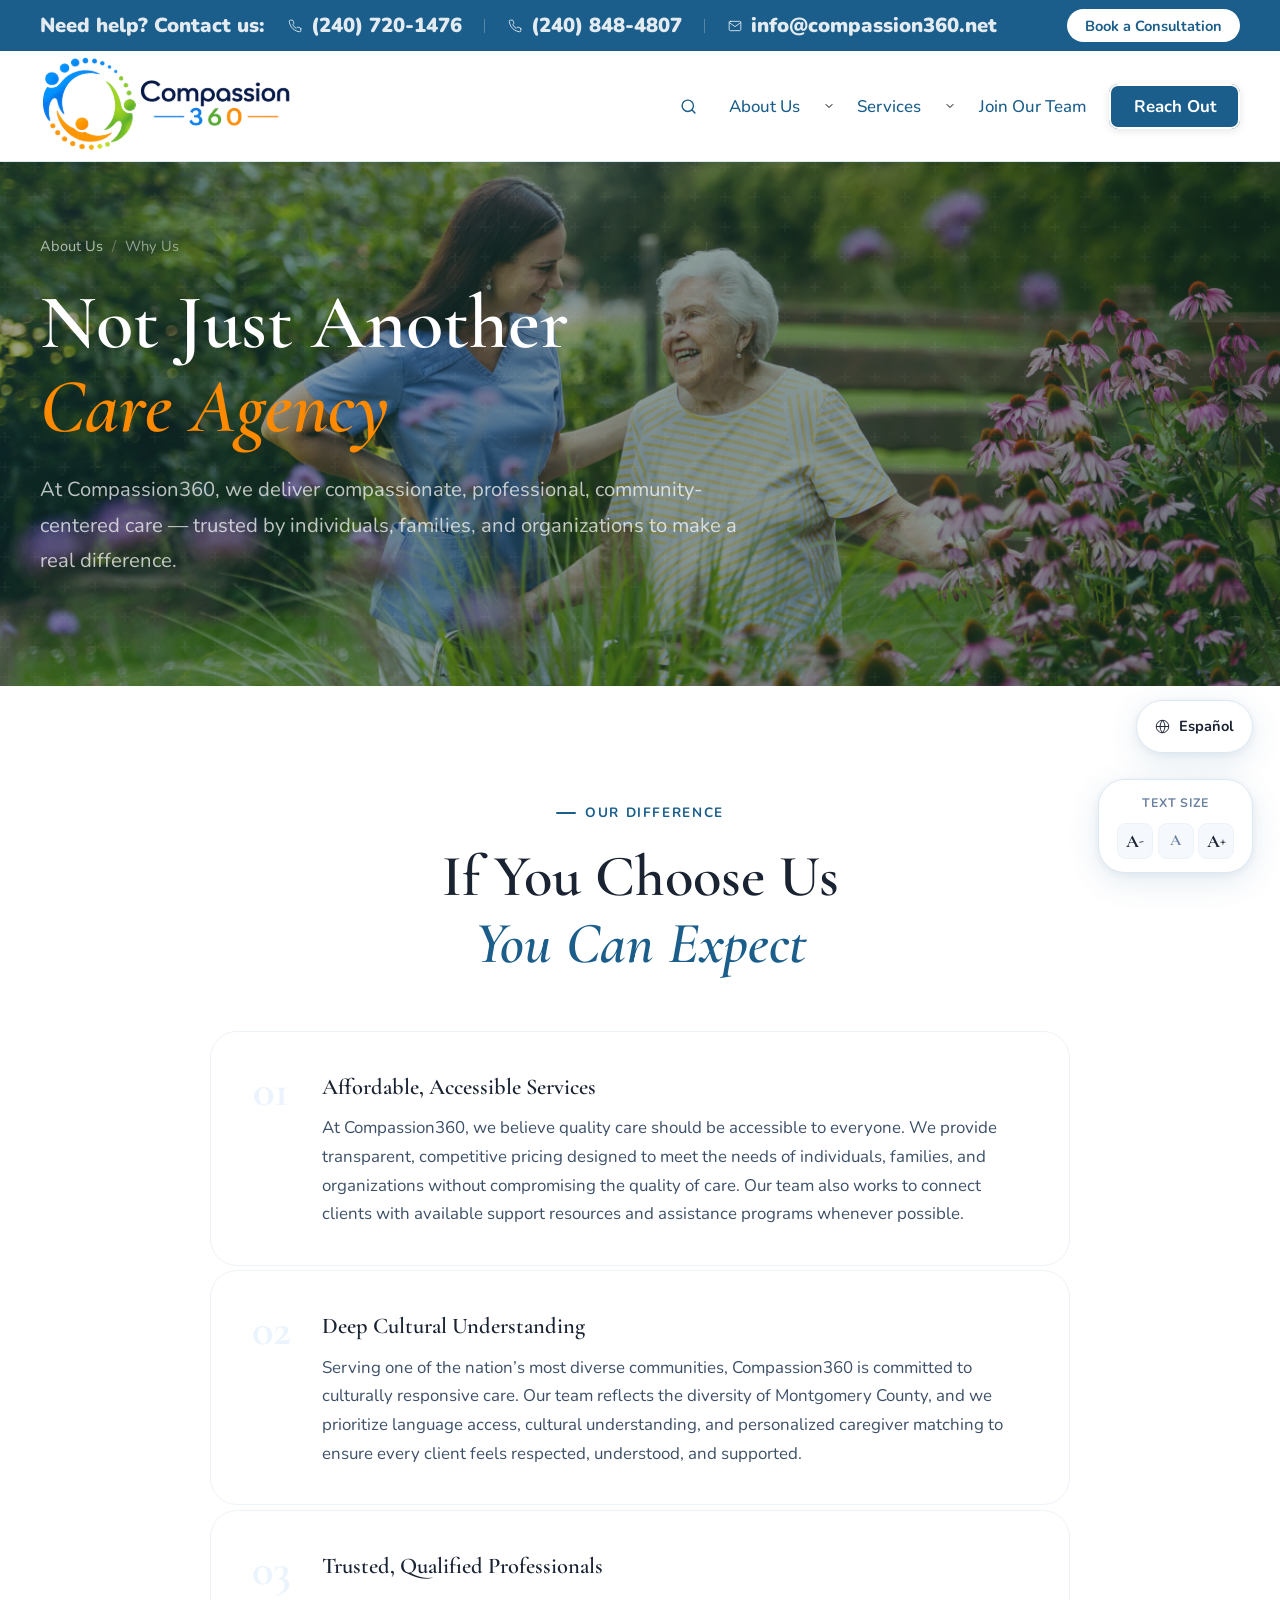
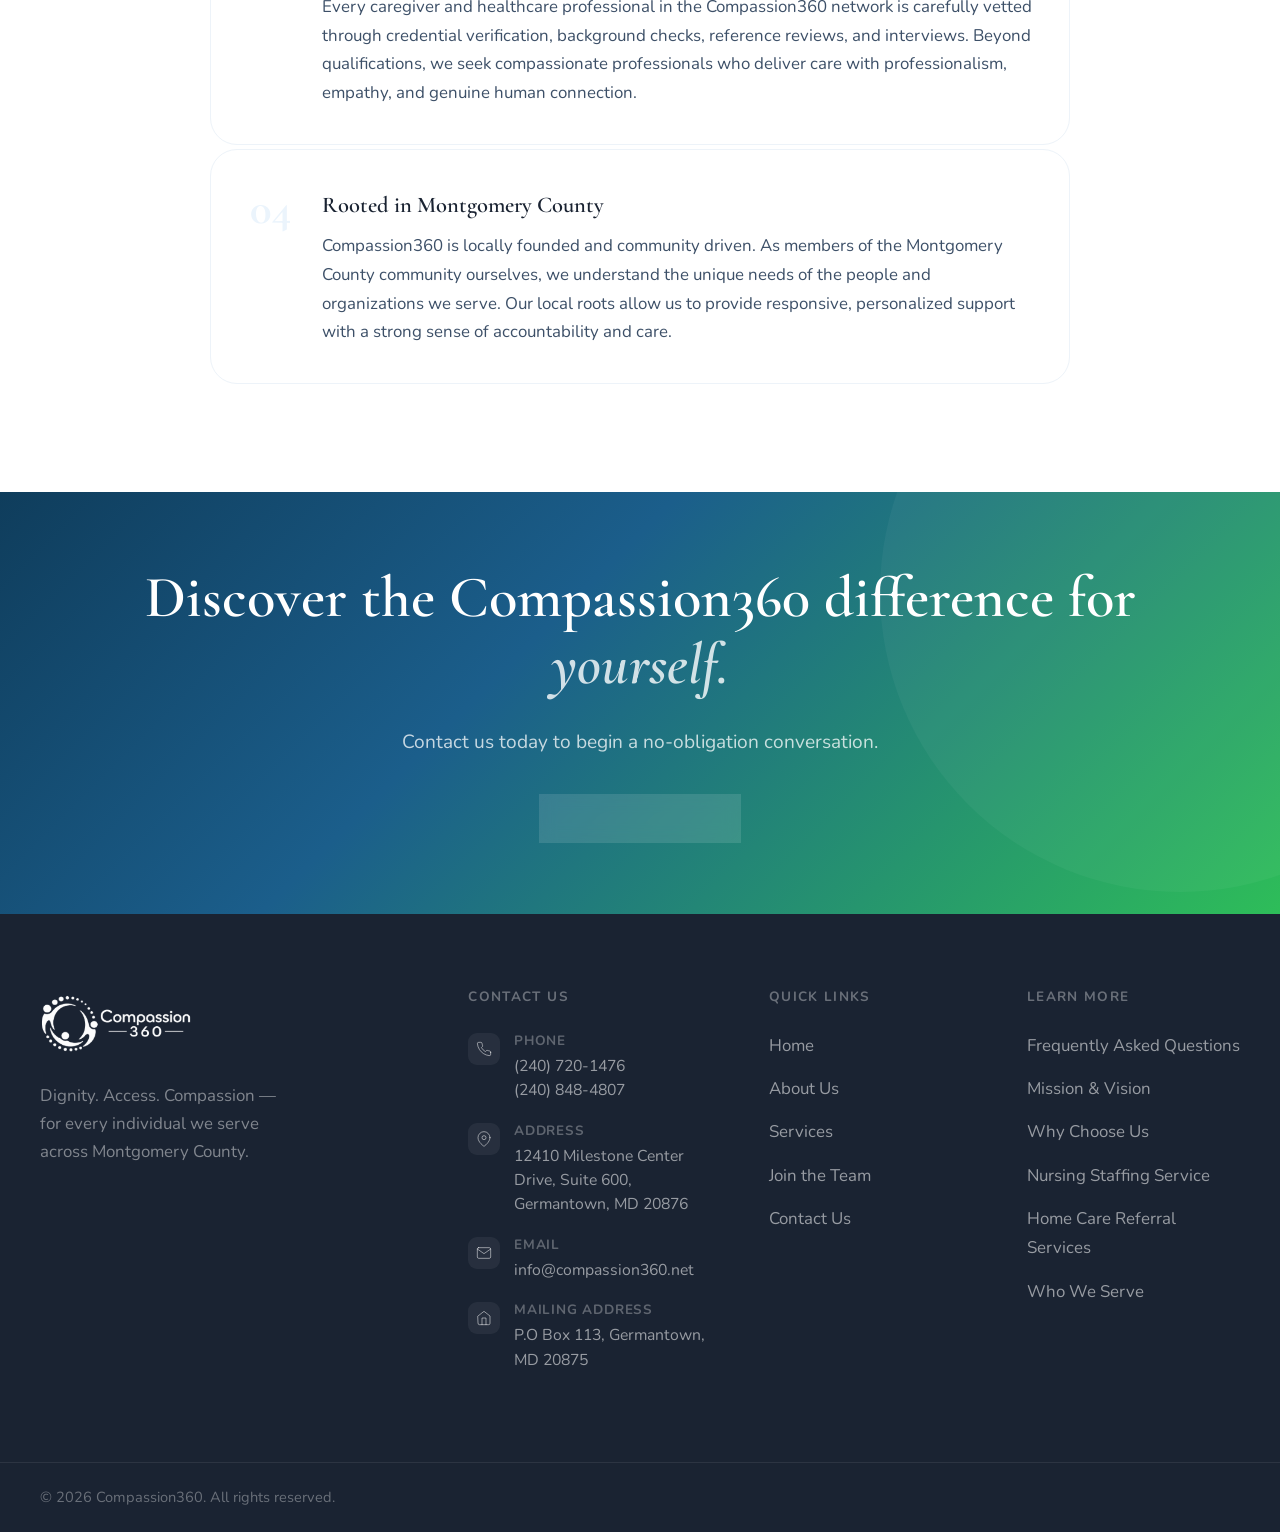
<file: why-us.html>
<!DOCTYPE html>
<html lang="en">
<head>
  <meta charset="UTF-8" />
  <meta name="viewport" content="width=device-width, initial-scale=1.0" />
  <title>Why Us — Compassion360</title>
  <link rel="preconnect" href="https://fonts.googleapis.com" />
  <link rel="preconnect" href="https://fonts.gstatic.com" crossorigin />
  <link href="https://fonts.googleapis.com/css2?family=Cormorant+Garamond:ital,wght@0,400;0,500;0,600;0,700;1,400;1,500&family=Nunito:wght@300;400;500;600;700&display=swap" rel="stylesheet" />
  <link rel="stylesheet" href="style.css" />
  <link rel="icon" type="image/png" sizes="16x16" href="icons/favicon-16x16.png" />
  <link rel="icon" type="image/png" sizes="32x32" href="icons/favicon-32x32.png"  />
  <link rel="apple-touch-icon" href="icons/apple-touch-icon.png" />
</head>
<body>

  <a href="#main" class="skip-link">Skip to main content</a>

    <!-- ── Top Contact Bar ── -->
    <!-- ── Fixed Header Wrapper ── -->
  <div class="site-header-wrapper">
    <div class="top-bar" role="complementary" aria-label="Quick contact information">
      <div class="container top-bar-inner">
        <div class="top-bar-items">
          <p class="top-bar-item">Need help? Contact us:</p>
          <a href="tel:+12407201476" class="top-bar-item">
            <svg width="14" height="14" viewBox="0 0 24 24" fill="none" aria-hidden="true">
              <path d="M22 16.92v3a2 2 0 0 1-2.18 2 19.79 19.79 0 0 1-8.63-3.07 19.5 19.5 0 0 1-6-6 19.79 19.79 0 0 1-3.07-8.67A2 2 0 0 1 4.11 2h3a2 2 0 0 1 2 1.72 12.84 12.84 0 0 0 .7 2.81 2 2 0 0 1-.45 2.11L8.09 9.91a16 16 0 0 0 6 6l1.27-1.27a2 2 0 0 1 2.11-.45 12.84 12.84 0 0 0 2.81.7A2 2 0 0 1 22 16.92z" stroke="currentColor" stroke-width="1.5" stroke-linecap="round" stroke-linejoin="round"/>
            </svg>
            (240) 720-1476  
          </a>
          <span class="top-bar-divider" aria-hidden="true"></span>
          <a href="tel:+12408484807" class="top-bar-item">
            <svg width="14" height="14" viewBox="0 0 24 24" fill="none" aria-hidden="true">
              <path d="M22 16.92v3a2 2 0 0 1-2.18 2 19.79 19.79 0 0 1-8.63-3.07 19.5 19.5 0 0 1-6-6 19.79 19.79 0 0 1-3.07-8.67A2 2 0 0 1 4.11 2h3a2 2 0 0 1 2 1.72 12.84 12.84 0 0 0 .7 2.81 2 2 0 0 1-.45 2.11L8.09 9.91a16 16 0 0 0 6 6l1.27-1.27a2 2 0 0 1 2.11-.45 12.84 12.84 0 0 0 2.81.7A2 2 0 0 1 22 16.92z" stroke="currentColor" stroke-width="1.5" stroke-linecap="round" stroke-linejoin="round"/>
            </svg>
            (240) 848-4807
          </a>

          <span class="top-bar-divider" aria-hidden="true"></span>

          <a href="mailto:info@compassion360.net" class="top-bar-item">
            <svg width="14" height="14" viewBox="0 0 24 24" fill="none" aria-hidden="true">
              <path d="M4 4h16c1.1 0 2 .9 2 2v12c0 1.1-.9 2-2 2H4c-1.1 0-2-.9-2-2V6c0-1.1.9-2 2-2z" stroke="currentColor" stroke-width="1.5" stroke-linecap="round" stroke-linejoin="round"/>
              <polyline points="22,6 12,13 2,6" stroke="currentColor" stroke-width="1.5" stroke-linecap="round" stroke-linejoin="round"/>
            </svg>
            info@compassion360.net
          </a>

        </div>

        <div class="top-bar-right">
          <a href="contact-us.html" class="top-bar-cta">Book a Consultation</a>
        </div>
      </div>
    </div>

  <!-- ── NAVIGATION ────────────────────────────────────── -->
    <header class="site-header " id="site-header">
      <nav class="nav container" aria-label="Main navigation">
        <a href="index.html" class="nav-logo">
          <img src="logo/new-logo.png" alt="Compassion360" class="nav-logo-img" />
        </a>

        <button class="nav-toggle" id="navToggle" aria-expanded="false" aria-controls="navMenu" aria-label="Toggle navigation">
          <span></span><span></span><span></span>
        </button>

        <ul class="nav-menu" id="navMenu" role="list">
          <li>
            <a href="search.html" class="nav-link nav-search-btn" aria-label="Search">
              <svg width="17" height="17" viewBox="0 0 24 24" fill="none" aria-hidden="true">
                <circle cx="11" cy="11" r="8" stroke="currentColor" stroke-width="2"/>
                <path d="M21 21l-4.35-4.35" stroke="currentColor" stroke-width="2" stroke-linecap="round"/>
              </svg>
            </a>
          </li>
          <li class="nav-dropdown">
            <div class="nav-dropdown-group">
              <a href="#about" class="nav-link">About Us</a>
              <button class="nav-dropdown-chevron" aria-expanded="false" aria-label="Toggle About submenu">
                <svg width="12" height="12" viewBox="0 0 24 24" fill="none" aria-hidden="true">
                  <path d="M6 9l6 6 6-6" stroke="currentColor" stroke-width="2" stroke-linecap="round" stroke-linejoin="round"/>
                </svg>
              </button>
            </div>
            <ul class="nav-dropdown-menu" role="list">
              <li><a href="mission.html" class="nav-dropdown-link">Mission &amp; Vision</a></li>
              <li><a href="why-us.html" class="nav-dropdown-link">Why Us</a></li>
            </ul>
          </li>
          <li class="nav-dropdown">
            <div class="nav-dropdown-group">
              <a href="services.html" class="nav-link">Services</a>
              <button class="nav-dropdown-chevron" aria-expanded="false" aria-label="Toggle About submenu">
                <svg width="12" height="12" viewBox="0 0 24 24" fill="none" aria-hidden="true">
                  <path d="M6 9l6 6 6-6" stroke="currentColor" stroke-width="2" stroke-linecap="round" stroke-linejoin="round"/>
                </svg>
              </button>
            </div>
            <ul class="nav-dropdown-menu" role="list">
              <li><a href="nursing.html" class="nav-dropdown-link">Nursing Staffing Service</a></li>
              <li><a href="homecare.html" class="nav-dropdown-link">Home Care Referral Services</a></li>
            </ul>
          </li>
          <!-- <li><a href="#services" class="nav-link">Services</a></li> -->
          <li><a href="careers.html" class="nav-link">Join Our Team</a></li>
          <li><a href="contact-us.html" class="nav-link nav-cta">Reach Out</a></li>
        </ul>
      </nav>
    </header>

  </div>

  <main id="main">

    <!-- ── PAGE HERO ── -->
    <section class="page-hero page-hero--mission">
      <div class="container">
        <nav class="breadcrumb" aria-label="Breadcrumb">
          <a href="index.html">About Us</a>
          <span class="breadcrumb-sep" aria-hidden="true">/</span>
          <span aria-current="page">Why Us</span>
        </nav>
        <h1 class="page-hero-heading">
          Not Just Another<br /><em>Care Agency</em>
        </h1>
        <p class="page-hero-sub">
          At Compassion360, we deliver compassionate, professional, community-centered care — trusted by individuals, families, and organizations to make a real difference.
        </p>
      </div>
    </section>

    <!-- ── FOUR DIFFERENTIATORS ── -->
    <section class="section" style="background: var(--c-white);">
      <div class="container">
        <div class="section-header" style="text-align: center;">
          <div class="section-label">Our Difference</div>
          <h2 class="section-heading centered">
            If You Choose Us<br /><em> You Can Expect</em>
          </h2>
        </div>

        <div class="why-pillars" style="max-width: 860px; margin: 0 auto;">
          <div class="pillar">
            <div class="pillar-num" aria-hidden="true">01</div>
            <div class="pillar-content">
              <h3 class="pillar-title">Affordable, Accessible Services</h3>
              <p class="pillar-desc">
                At Compassion360, we believe quality care should be accessible to everyone. We provide transparent, competitive pricing designed to meet the needs of individuals, families, and organizations without compromising the quality of care. Our team also works to connect clients with available support resources and assistance programs whenever possible.              </p>
            </div>
          </div>

          <div class="pillar">
            <div class="pillar-num" aria-hidden="true">02</div>
            <div class="pillar-content">
              <h3 class="pillar-title">Deep Cultural Understanding</h3>
              <p class="pillar-desc">
                Serving one of the nation’s most diverse communities, Compassion360 is committed to culturally responsive care. Our team reflects the diversity of Montgomery County, and we prioritize language access, cultural understanding, and personalized caregiver matching to ensure every client feels respected, understood, and supported.
              </p>
            </div>
          </div>

          <div class="pillar">
            <div class="pillar-num" aria-hidden="true">03</div>
            <div class="pillar-content">
              <h3 class="pillar-title">Trusted, Qualified Professionals</h3>
              <p class="pillar-desc">
                Every caregiver and healthcare professional in the Compassion360 network is carefully vetted through credential verification, background checks, reference reviews, and interviews. Beyond qualifications, we seek compassionate professionals who deliver care with professionalism, empathy, and genuine human connection.
              </p>
            </div>
          </div>

          <div class="pillar">
            <div class="pillar-num" aria-hidden="true">04</div>
            <div class="pillar-content">
              <h3 class="pillar-title">Rooted in Montgomery County</h3>
              <p class="pillar-desc">
                Compassion360 is locally founded and community driven. As members of the Montgomery County community ourselves, we understand the unique needs of the people and organizations we serve. Our local roots allow us to provide responsive, personalized support with a strong sense of accountability and care.              </p>
            </div>
          </div>
        </div>
      </div>
    </section>

    <!-- ── OUR STANDARD ── -->
    <!-- <section class="section" style="background: var(--c-bg);">
      <div class="container" style="max-width: 820px;">
        <div class="section-label">The Compassion360 Standard</div>
        <h2 class="section-heading">
          What You Can Always<br /><em>Expect From Us</em>
        </h2>

        <div class="why-pillars" style="margin-top: var(--sp-8);">
          <div class="pillar">
            <div class="pillar-num" style="font-size: 1.5rem;">→</div>
            <div class="pillar-content">
              <h3 class="pillar-title">We listen before we prescribe</h3>
              <p class="pillar-desc">Every engagement begins with a conversation — not a sales pitch. We ask questions, we listen carefully, and we make recommendations only after we understand your situation.</p>
            </div>
          </div>
          <div class="pillar">
            <div class="pillar-num" style="font-size: 1.5rem;">→</div>
            <div class="pillar-content">
              <h3 class="pillar-title">We're honest when we're not the right fit</h3>
              <p class="pillar-desc">If your needs are outside what we can best serve, we'll tell you — and wherever possible, connect you with someone who can help. Our reputation is built on trust, not transactions.</p>
            </div>
          </div>
          <div class="pillar">
            <div class="pillar-num" style="font-size: 1.5rem;">→</div>
            <div class="pillar-content">
              <h3 class="pillar-title">We follow through</h3>
              <p class="pillar-desc">When we make a commitment — to a placement, a care schedule, a conversation — we honor it. Our clients and partners shouldn't have to wonder whether we'll show up. We do.</p>
            </div>
          </div>
          <div class="pillar">
            <div class="pillar-num" style="font-size: 1.5rem;">→</div>
            <div class="pillar-content">
              <h3 class="pillar-title">We stay accountable</h3>
              <p class="pillar-desc">We actively seek feedback from clients and families and take it seriously. If something isn't working, we want to know — and we'll work to fix it.</p>
            </div>
          </div>
        </div>
      </div>
    </section> -->

    <!-- ── CTA ── -->
    <section class="section mission" style="padding-block: var(--sp-16);">
      <div class="mission-bg" aria-hidden="true"><div class="mission-shape"></div></div>
      <div class="container mission-inner" style="text-align: center;">
        <h2 class="section-heading centered light">Discover the Compassion360 difference for<br /><em>yourself.</em></h2>
        <p style="color: rgba(255,255,255,0.75); font-size: 1.0625rem; max-width: 52ch; margin: 0 auto var(--sp-8); line-height: 1.7;">
          Contact us today to begin a no-obligation conversation.
        </p>
        <a href="contact-us.html" class="btn btn-ghost">Talk to Our Team</a>
      </div>
    </section>

  </main>

  <!-- ── FOOTER ── -->
  <footer class="footer-new" role="contentinfo">
    <div class="container footer-new-inner">

      <!-- Brand -->
      <div class="footer-new-brand">
        <a href="index.html" class="nav-logo" aria-label="Compassion360 home">
          <img src="logo/new-logo.png" alt="Compassion360" class="nav-logo-img footer-logo-img" />
        </a>
        <p class="footer-tagline">Dignity. Access. Compassion — for every individual we serve across Montgomery County.</p>
      </div>

      <!-- Contact Info -->
      <div class="footer-new-contact">
        <h3>Contact Us</h3>

        <div class="footer-contact-item">
          <div class="footer-contact-item-icon">
            <svg width="16" height="16" viewBox="0 0 24 24" fill="none">
              <path d="M22 16.92v3a2 2 0 0 1-2.18 2 19.79 19.79 0 0 1-8.63-3.07 19.5 19.5 0 0 1-6-6 19.79 19.79 0 0 1-3.07-8.67A2 2 0 0 1 4.11 2h3a2 2 0 0 1 2 1.72 12.84 12.84 0 0 0 .7 2.81 2 2 0 0 1-.45 2.11L8.09 9.91a16 16 0 0 0 6 6l1.27-1.27a2 2 0 0 1 2.11-.45 12.84 12.84 0 0 0 2.81.7A2 2 0 0 1 22 16.92z" stroke="currentColor" stroke-width="1.5" stroke-linecap="round" stroke-linejoin="round"/>
            </svg>
          </div>
          <div class="footer-contact-item-text">
            <strong>Phone</strong>
            (240) 720-1476 <br>
            (240) 848-4807
          </div>
        </div>

        <div class="footer-contact-item">
          <div class="footer-contact-item-icon">
            <svg width="16" height="16" viewBox="0 0 24 24" fill="none">
              <path d="M21 10c0 7-9 13-9 13s-9-6-9-13a9 9 0 0 1 18 0z" stroke="currentColor" stroke-width="1.5" stroke-linecap="round" stroke-linejoin="round"/>
              <circle cx="12" cy="10" r="3" stroke="currentColor" stroke-width="1.5"/>
            </svg>
          </div>
          <div class="footer-contact-item-text">
            <strong>Address</strong>
            12410 Milestone Center Drive, Suite 600, Germantown, MD 20876
          </div>
        </div>

        <div class="footer-contact-item">
          <div class="footer-contact-item-icon">
            <svg width="16" height="16" viewBox="0 0 24 24" fill="none">
              <path d="M4 4h16c1.1 0 2 .9 2 2v12c0 1.1-.9 2-2 2H4c-1.1 0-2-.9-2-2V6c0-1.1.9-2 2-2z" stroke="currentColor" stroke-width="1.5" stroke-linecap="round" stroke-linejoin="round"/>
              <polyline points="22,6 12,13 2,6" stroke="currentColor" stroke-width="1.5" stroke-linecap="round" stroke-linejoin="round"/>
            </svg>
          </div>
          <div class="footer-contact-item-text">
            <strong>Email</strong>
            info@compassion360.net
          </div>
        </div>
        <div class="footer-contact-item">
          <div class="footer-contact-item-icon">
            <svg width="16" height="16" viewBox="0 0 24 24" fill="none">
              <path d="M3 9l9-7 9 7v11a2 2 0 0 1-2 2H5a2 2 0 0 1-2-2z" stroke="currentColor" stroke-width="1.5" stroke-linecap="round" stroke-linejoin="round"/>
              <polyline points="9,22 9,12 15,12 15,22" stroke="currentColor" stroke-width="1.5" stroke-linecap="round" stroke-linejoin="round"/>
            </svg>
          </div>
          <div class="footer-contact-item-text">
            <strong>Mailing Address</strong>
            P.O Box 113, Germantown, MD 20875
          </div>
        </div>
      </div>

      <!-- Quick Links -->
      <div class="footer-new-links">
        <h3>Quick Links</h3>
        <ul>
          <li><a href="index.html">Home</a></li>
          <li><a href="index.html#about">About Us</a></li>
          <li><a href="services.html">Services</a></li>
          <!-- <li><a href="index.html#who-we-serve">Who We Serve</a></li> -->
          <li><a href="careers.html">Join the Team</a></li>
          <li><a href="contact-us.html">Contact Us</a></li>
        </ul>
      </div>

      <!-- Self Help -->
      <div class="footer-new-links">
        <h3>Learn More</h3>
        <ul>
          <li><a href="resources.html">Frequently Asked Questions</a></li>
          <li><a href="mission.html">Mission &amp; Vision</a></li>
          <li><a href="why-us.html">Why Choose Us</a></li>
          <li><a href="nursing.html">Nursing Staffing Service</a></li>
          <li><a href="homecare.html">Home Care Referral Services</a></li>
          <li><a href="index.html#who-we-serve">Who We Serve</a></li>
        </ul>
      </div>

    </div>

    <div class="footer-bottom">
      <div class="container footer-bottom-inner">
        <p>&copy; 2026 Compassion360. All rights reserved.</p>
        <!-- <p>Serving Montgomery County, Maryland &amp; surrounding areas.</p> -->
      </div>
    </div>
  </footer>


    <div class="font-resizer" role="toolbar" aria-label="Text size controls">
  <span class="font-resizer-label">Text Size</span>
  <div class="font-resizer-buttons">
    <button class="font-resizer-btn" id="fontDecrease" aria-label="Decrease text size" title="Decrease text size">
      A<sup>-</sup>
    </button>
    <button class="font-resizer-btn font-resizer-btn--reset" id="fontReset" aria-label="Reset text size" title="Reset to default">
      A
    </button>
    <button class="font-resizer-btn" id="fontIncrease" aria-label="Increase text size" title="Increase text size">
      A<sup>+</sup>
    </button>
  </div>
  </div>

  <script src="//code.tidio.co/3iylxfdtafnkcnaaygfnmssbmxgtjrqh.js" async></script>

  <script src="script.js"></script>

   <a href="https://translate.google.com/translate?sl=en&tl=es&u=https://www.compassion360.net"
    target="_blank"
    rel="noopener"
    class="translate-btn"
    aria-label="View this site in Spanish">
    <svg width="15" height="15" viewBox="0 0 24 24" fill="none" aria-hidden="true">
      <circle cx="12" cy="12" r="10" stroke="currentColor" stroke-width="1.5"/>
      <path d="M2 12h20M12 2a15.3 15.3 0 0 1 4 10 15.3 15.3 0 0 1-4 10 15.3 15.3 0 0 1-4-10 15.3 15.3 0 0 1 4-10z" stroke="currentColor" stroke-width="1.5"/>
    </svg>
    Español
  </a>
</body>
</html>
</file>
<file: style.css>
/* ═══════════════════════════════════════════════════
   COMPASSION360 — STYLESHEET
   Style: Soft UI Evolution + Inclusive Design
   Palette: Trust Blue · Healing Green · Warm Peach
   Typography: Cormorant Garamond + Nunito
   ═══════════════════════════════════════════════════ */

/* ─ Design Tokens ─────────────────────────────────── */
:root {
  /* Colors */
  --c-blue:        #1B5E8B;
  --c-blue-light:  #007BFF;
  --c-blue-pale:   #EBF4FC;
  --c-blue-mid:    #D0E8F7;
  --c-green:       #2EBD59;
  --c-green-light: #3CA36A;
  --c-green-pale:  #EAF5EF;
  --c-peach:       #FF8A00;
  --c-peach-light: #E8946A;
  --c-peach-pale:  #FDF1EB;
  --c-white:       #FFFFFF;
  --c-bg:          #F5F8FC;
  --c-surface:     #FFFFFF;
  --c-text:        #1A2332;
  --c-text-mid:    #3D5068;
  --c-text-soft:   #6B82A0;
  --c-border:      #DCE8F2;
  --c-border-soft: #EDF3F9;

  /* Typography */
  --font-display: 'Cormorant Garamond', Georgia, serif;
  --font-body:    'Nunito', -apple-system, sans-serif;

  /* Spacing scale */
  --sp-1: 0.25rem;
  --sp-2: 0.5rem;
  --sp-3: 0.75rem;
  --sp-4: 1rem;
  --sp-5: 1.25rem;
  --sp-6: 1.5rem;
  --sp-8: 2rem;
  --sp-10: 2.5rem;
  --sp-12: 3rem;
  --sp-16: 4rem;
  --sp-20: 5rem;
  --sp-24: 6rem;
  --sp-32: 8rem;

  /* Layout */
  --container: 1200px;
  --radius-sm: 0.5rem;
  --radius: 1rem;
  --radius-lg: 1.5rem;
  --radius-xl: 2rem;

  /* Shadows */
  --shadow-sm:  0 1px 3px rgba(27,94,139,0.08), 0 1px 2px rgba(27,94,139,0.05);
  --shadow:     0 4px 16px rgba(27,94,139,0.10), 0 1px 4px rgba(27,94,139,0.06);
  --shadow-md:  0 8px 32px rgba(27,94,139,0.12), 0 2px 8px rgba(27,94,139,0.07);
  --shadow-lg:  0 16px 48px rgba(27,94,139,0.14), 0 4px 12px rgba(27,94,139,0.08);

  /* Transitions */
  --ease: cubic-bezier(0.23, 1, 0.32, 1);
  --t-fast: 150ms;
  --t-mid: 250ms;
  --t-slow: 400ms;
}

/* ─ Reset & Base ──────────────────────────────────── */
*, *::before, *::after { box-sizing: border-box; margin: 0; padding: 0; }

html {
  scroll-behavior: smooth;
  font-size: 18px;
  -webkit-text-size-adjust: 100%;
}

body {
  font-family: var(--font-body);
  font-size: 1rem;
  line-height: 1.65;
  color: var(--c-text);
  background: var(--c-bg);
  -webkit-font-smoothing: antialiased;
  overflow-x: hidden;
}

img { max-width: 100%; display: block; }
a { color: inherit; text-decoration: none; }
ul { list-style: none; }
button { font-family: inherit; cursor: pointer; border: none; background: none; }
input, select, textarea { font-family: inherit; }

/* ─ Accessibility ─────────────────────────────────── */
.skip-link {
  position: absolute;
  top: -100%;
  left: var(--sp-4);
  background: var(--c-blue);
  color: var(--c-white);
  padding: var(--sp-3) var(--sp-6);
  border-radius: var(--radius-sm);
  font-weight: 600;
  z-index: 9999;
  transition: top var(--t-fast) var(--ease);
}
.skip-link:focus { top: var(--sp-4); }

*:focus-visible {
  outline: 3px solid var(--c-blue-light);
  outline-offset: 3px;
  border-radius: 3px;
}

@media (prefers-reduced-motion: reduce) {
  *, *::before, *::after {
    animation-duration: 0.01ms !important;
    transition-duration: 0.01ms !important;
  }
  html { scroll-behavior: auto; }
}

/* ─ Layout ────────────────────────────────────────── */
.container {
  width: min(var(--container), 100% - var(--sp-8));
  margin-inline: auto;
}

.section {
  padding-block: var(--sp-24);
}

/* ─ Typography ────────────────────────────────────── */
.section-label {
  display: inline-flex;
  align-items: center;
  gap: var(--sp-2);
  font-family: var(--font-body);
  font-size: 0.75rem;
  font-weight: 700;
  letter-spacing: 0.12em;
  text-transform: uppercase;
  color: var(--c-blue);
  margin-bottom: var(--sp-4);
}
.section-label.light { color: rgba(255,255,255,0.75); }
.section-label::before {
  content: '';
  display: block;
  width: 20px;
  height: 2px;
  background: currentColor;
  border-radius: 2px;
}

.section-heading {
  font-family: var(--font-display);
  font-size: clamp(2rem, 5vw, 3.25rem);
  font-weight: 600;
  line-height: 1.15;
  color: var(--c-text);
  margin-bottom: var(--sp-6);
}
.section-heading em {
  font-style: italic;
  color: var(--c-blue);
}
.section-heading.centered { text-align: center; }
.section-heading.light { color: var(--c-white); }
.section-heading.light em { color: rgba(255,255,255,0.8); }

.section-sub {
  font-size: 1.0625rem;
  color: var(--c-text-mid);
  max-width: 55ch;
  margin-bottom: var(--sp-12);
}
.section-sub.centered { margin-inline: auto; text-align: center; }

.section-header { margin-bottom: var(--sp-12); }

.body-text {
  font-size: 1.0625rem;
  color: var(--c-text-mid);
  line-height: 1.75;
  margin-bottom: var(--sp-5);
}

/* ─ Buttons ───────────────────────────────────────── */
.btn {
  display: inline-flex;
  align-items: center;
  gap: var(--sp-2);
  padding: 0.8125rem 1.75rem;
  border-radius: var(--radius);
  font-family: var(--font-body);
  font-size: 0.9375rem;
  font-weight: 600;
  letter-spacing: 0.02em;
  line-height: 1;
  transition: all var(--t-mid) var(--ease);
  cursor: pointer;
  touch-action: manipulation;
  min-height: 48px;
}

.btn-primary {
  background: var(--c-blue);
  color: var(--c-white);
  box-shadow: 0 4px 14px rgba(27,94,139,0.35);
}
.btn-primary:hover {
  background: var(--c-blue-light);
  transform: translateY(-2px);
  box-shadow: 0 6px 20px rgba(27,94,139,0.4);
}
.btn-primary:active { transform: translateY(0); }

.btn-ghost {
  background: rgba(255,255,255,0.12);
  color: var(--c-white);
  border: 1.5px solid rgba(255,255,255,0.3);
  backdrop-filter: blur(8px);
}
.btn-ghost:hover {
  background: rgba(255,255,255,0.2);
  border-color: rgba(255,255,255,0.5);
  transform: translateY(-2px);
}

.btn-outline {
  background: transparent;
  color: var(--c-blue);
  border: 2px solid var(--c-blue);
}
.btn-outline:hover {
  background: var(--c-blue);
  color: var(--c-white);
  transform: translateY(-2px);
  box-shadow: var(--shadow-md);
}

.btn-full { width: 100%; justify-content: center; }

/* ─ Navigation ────────────────────────────────────── */
.site-header {
  position: relative;
  left: 0;
  right: 0;
  z-index: 100;
  background: rgba(255, 255, 255, 0.95);
  backdrop-filter: blur(12px);
  border-bottom: 1px solid var(--c-border);
  box-shadow: var(--shadow-sm);
  transition: background var(--t-slow) var(--ease),
              backdrop-filter var(--t-slow) var(--ease),
              border-color var(--t-slow) var(--ease),
              box-shadow var(--t-slow) var(--ease);
}

.site-header.scrolled {
  background: rgba(255,255,255,0.95);
  backdrop-filter: blur(12px);
  border-bottom-color: var(--c-border);
  box-shadow: var(--shadow-sm);
}

.nav {
  display: flex;
  align-items: center;
  justify-content: space-between;
  height: 110px;
  padding-block: var(--sp-4);
  gap: var(--sp-8);
}

.nav-logo {
  display: flex;
  align-items: center;
  gap: var(--sp-3);
  flex-shrink: 0;
  transition: opacity var(--t-fast) var(--ease);
}
.nav-logo:hover { opacity: 0.8; }

.logo-mark {
  display: flex;
  align-items: center;
  justify-content: center;
  width: 40px;
  height: 40px;
  background: linear-gradient(135deg, var(--c-blue), var(--c-blue-light));
  color: white;
  border-radius: 10px;
  font-family: var(--font-display);
  font-size: 1.125rem;
  font-weight: 700;
  box-shadow: 0 4px 12px rgba(27,94,139,0.3);
  flex-shrink: 0;
}
.logo-mark sup { font-size: 0.5em; vertical-align: super; }

.logo-text {
  font-family: var(--font-body);
  font-size: 1.0625rem;
  font-weight: 400;
  color: var(--c-text);
  transition: color var(--t-fast) var(--ease);
}
.logo-text strong { font-weight: 700; color: var(--c-blue); }

/* .site-header:not(.scrolled) .logo-text { color: rgba(255,255,255,0.95); } */
/* .site-header:not(.scrolled) .logo-text strong { color: rgba(255,255,255,1); } */

.nav-menu {
  /* top: 140%; */
  display: flex;
  align-items: center;
  gap: var(--sp-1);
}

/* ─ Nav Logo Image ────────────────────────────────── */
.nav-logo-img {
  /* height: px; */
  width: auto;
  display: block;
  object-fit: contain;
  margin-block: var(--sp-2);
}

.nav-link {
  padding: var(--sp-2) var(--sp-4);
  border-radius: var(--radius-sm);
  font-size: 0.9375rem;
  font-weight: 500;
  color: var(--c-blue);
  transition: all var(--t-fast) var(--ease);
  white-space: nowrap;
}
.nav-link:hover { color: var(--c-blue); background: var(--c-blue-pale); }

/* .site-header:not(.scrolled) .nav-link { color: rgba(255,255,255,0.85); } */
/* .site-header:not(.scrolled) .nav-link:hover { color: white; background: rgba(255,255,255,0.15); } */

.nav-link.nav-cta {
  background: var(--c-blue);
  color: var(--c-white);
  font-weight: 700;
  padding: var(--sp-2) var(--sp-5);
  border: 2px solid var(--c-white);
  box-shadow: 0 2px 8px rgba(0,0,0,0.1);
}
.nav-link.nav-cta:hover {
  background: var(--c-blue-light);
  color: var(--c-white);
  border-color: var(--c-blue);
  box-shadow: var(--shadow);
}
.site-header.scrolled .nav-link.nav-cta {
  background: var(--c-blue);
  color: var(--c-white);
  border-color: var(--c-blue);
}
.site-header.scrolled .nav-link.nav-cta:hover { background: var(--c-blue-light); }

.nav-toggle {
  display: none;
  flex-direction: column;
  gap: 5px;
  padding: var(--sp-2);
  border-radius: var(--radius-sm);
}
.nav-toggle span {
  display: block;
  width: 24px;
  height: 2px;
  background: var(--c-text);
  border-radius: 2px;
  transition: all var(--t-mid) var(--ease);
}
.site-header.scrolled .nav-toggle span { background: var(--c-text); }
.nav-toggle[aria-expanded="true"] span:nth-child(1) { transform: translateY(7px) rotate(45deg); }
.nav-toggle[aria-expanded="true"] span:nth-child(2) { opacity: 0; transform: scaleX(0); }
.nav-toggle[aria-expanded="true"] span:nth-child(3) { transform: translateY(-7px) rotate(-45deg); }

/* ─ Nav Dropdown ──────────────────────────────────── */
.nav-dropdown {
  position: relative;
}

.nav-dropdown-toggle {
  display: flex;
  align-items: center;
  gap: var(--sp-1);
  background: none;
  border: none;
  cursor: pointer;
}

.nav-dropdown-toggle svg {
  transition: transform var(--t-mid) var(--ease);
  flex-shrink: 0;
}

.nav-dropdown-toggle[aria-expanded="true"] svg {
  transform: rotate(180deg);
}

.nav-dropdown-menu {
  display: none;
  position: absolute;
  top: calc(100% + 8px);
  left: 0;
  background: var(--c-white);
  border-radius: var(--radius);
  box-shadow: var(--shadow-md);
  border: 1.5px solid var(--c-border-soft);
  min-width: 200px;
  padding: var(--sp-2);
  z-index: 200;
}

/* small triangle pointer */
.nav-dropdown-menu::before {
  content: '';
  position: absolute;
  top: -6px;
  left: 20px;
  width: 10px;
  height: 10px;
  background: var(--c-white);
  border-left: 1.5px solid var(--c-border-soft);
  border-top: 1.5px solid var(--c-border-soft);
  transform: rotate(45deg);
}

.nav-dropdown-menu.open {
  display: block;
}

/* desktop: also open on hover */
@media (min-width: 769px) {
  .nav-dropdown:hover .nav-dropdown-menu {
    display: block;
  }
}

.nav-dropdown-link {
  display: block;
  padding: var(--sp-3) var(--sp-4);
  font-size: 0.9375rem;
  font-weight: 500;
  color: var(--c-text-mid);
  border-radius: var(--radius-sm);
  transition: all var(--t-fast) var(--ease);
  white-space: nowrap;
}

.nav-dropdown-link:hover {
  color: var(--c-blue);
  background: var(--c-blue-pale);
}

/* mobile: dropdown flows inline */
@media (max-width: 768px) {
  .nav-dropdown-menu {
    position: static;
    box-shadow: none;
    border: none;
    border-left: 2px solid var(--c-border);
    border-radius: 0;
    margin-left: var(--sp-4);
    padding: var(--sp-1) 0;
    background: transparent;
  }
  .nav-dropdown-menu::before { display: none; }
  .nav-dropdown-link {
    font-size: 0.9rem;
    color: var(--c-text-soft);
  }
}

/* ─ Hero ──────────────────────────────────────────── */
.hero {
  position: relative;
  min-height: 100svh;
  display: flex;
  align-items: center;
  background: linear-gradient(135deg, rgba(15, 61, 92, 0.55) 0%, rgba(26, 58, 46, 0.50) 50%),
    url('photos/pic_2.jpeg') top center / cover no-repeat;
  overflow: hidden;
  padding-block: calc(var(--sp-16) + 0px) var(--sp-24);
}

.hero-bg {
  position: absolute;
  inset: 0;
  pointer-events: none;
  overflow: hidden;
}

.hero-shape {
  position: absolute;
  border-radius: 50%;
  opacity: 0.07;
}
.hero-shape--1 {
  width: 700px;
  height: 700px;
  background: var(--c-green-light);
  top: -200px;
  right: -100px;
  animation: float1 12s ease-in-out infinite;
}
.hero-shape--2 {
  width: 400px;
  height: 400px;
  background: var(--c-peach-light);
  bottom: -100px;
  left: 10%;
  animation: float2 9s ease-in-out infinite;
}
.hero-shape--3 {
  width: 300px;
  height: 300px;
  background: white;
  top: 30%;
  left: 55%;
  animation: float1 15s ease-in-out infinite reverse;
}

@keyframes float1 {
  0%, 100% { transform: translate(0, 0) scale(1); }
  50% { transform: translate(-20px, 30px) scale(1.05); }
}
@keyframes float2 {
  0%, 100% { transform: translate(0, 0) scale(1); }
  50% { transform: translate(25px, -20px) scale(0.95); }
}

.hero-content {
  position: relative;
  z-index: 1;
  /* max-width: 740px; */
  padding-top: var(--sp-8);
}

.hero-badge {
  display: inline-flex;
  align-items: center;
  gap: var(--sp-2);
  background: rgba(255,255,255,0.12);
  backdrop-filter: blur(8px);
  border: 1px solid rgba(255,255,255,0.2);
  color: rgba(255,255,255,0.9);
  font-size: 0.8125rem;
  font-weight: 600;
  letter-spacing: 0.06em;
  padding: var(--sp-2) var(--sp-4);
  border-radius: 100px;
  margin-bottom: var(--sp-8);
}

.hero-heading {
  font-family: var(--font-display);
  font-size: clamp(2.75rem, 8vw, 5.5rem);
  font-weight: 600;
  line-height: 1.05;
  color: var(--c-white);
  margin-bottom: var(--sp-8);
  text-shadow: 0 2px 20px rgba(0,0,0,0.2);
}
.hero-heading em {
  font-style: italic;
  color: #FF8A00;
}

.hero-sub {
  font-size: clamp(1rem, 2vw, 1.1875rem);
  color: rgba(255,255,255,0.78);
  line-height: 1.7;
  max-width: 56ch;
  margin-bottom: var(--sp-10);
}

.hero-actions {
  display: flex;
  flex-wrap: wrap;
  gap: var(--sp-4);
  margin-bottom: var(--sp-10);
}

.hero-trust {
  display: flex;
  flex-wrap: wrap;
  gap: var(--sp-3);
}

.trust-pill {
  display: inline-flex;
  align-items: center;
  gap: var(--sp-2);
  background: rgba(255,255,255,0.1);
  border: 1px solid rgba(255,255,255,0.15);
  color: rgba(255,255,255,0.85);
  font-size: 0.8125rem;
  font-weight: 500;
  padding: var(--sp-2) var(--sp-3);
  border-radius: 100px;
}

.hero-scroll {
  position: absolute;
  bottom: var(--sp-8);
  left: 50%;
  transform: translateX(-50%);
  display: flex;
  flex-direction: column;
  align-items: center;
  gap: var(--sp-2);
  color: rgba(255,255,255,0.5);
  font-size: 0.6875rem;
  font-weight: 600;
  letter-spacing: 0.1em;
  text-transform: uppercase;
  animation: fadeUpIn 2s var(--ease) 1s both;
}
.scroll-line {
  width: 1.5px;
  height: 40px;
  background: linear-gradient(to bottom, rgba(255,255,255,0.5), transparent);
  animation: scrollPulse 2s ease-in-out infinite;
}
@keyframes scrollPulse {
  0%, 100% { transform: scaleY(1); opacity: 1; }
  50% { transform: scaleY(0.5); opacity: 0.3; }
}
@keyframes fadeUpIn {
  from { opacity: 0; transform: translateX(-50%) translateY(16px); }
  to { opacity: 1; transform: translateX(-50%) translateY(0); }
}

/* ─ About ─────────────────────────────────────────── */
.about { background: var(--c-white); }

.about-grid {
  display: grid;
  grid-template-columns: 1fr 1fr;
  gap: var(--sp-16);
  align-items: center;
}

.about-visual {
  display: grid;
  grid-template-columns: 1fr 1fr;
  gap: var(--sp-4);
  position: relative;
}

.visual-card {
  background: var(--c-white);
  border-radius: var(--radius-lg);
  padding: var(--sp-8);
  box-shadow: var(--shadow);
  display: flex;
  flex-direction: column;
  gap: var(--sp-3);
  transition: transform var(--t-mid) var(--ease), box-shadow var(--t-mid) var(--ease);
}
.visual-card:hover { transform: translateY(-4px); box-shadow: var(--shadow-md); }

.visual-card--primary {
  background: linear-gradient(135deg, var(--c-blue), var(--c-blue-light));
  color: white;
  grid-column: span 2;
}
.visual-card--secondary {
  background: var(--c-green-pale);
  border: 1.5px solid var(--c-green);
}
.visual-card--accent {
  background: var(--c-peach-pale);
  border: 1.5px solid var(--c-peach-light);
}

.visual-icon { width: 48px; height: 48px; }
.visual-icon svg { width: 100%; height: 100%; }
.visual-card--primary .visual-icon { color: rgba(255,255,255,0.9); }
.visual-card--secondary .visual-icon { color: var(--c-green); }
.visual-card--accent .visual-icon { color: var(--c-peach); }

.visual-stat {
  font-family: var(--font-display);
  font-size: 3rem;
  font-weight: 700;
  line-height: 1;
  color: var(--c-green);
}

.visual-card-label {
  font-size: 0.875rem;
  font-weight: 600;
  color: var(--c-text-mid);
}
.visual-card--primary .visual-card-label { color: rgba(255,255,255,0.85); }

/* ─ Services ──────────────────────────────────────── */
.services { background: var(--c-bg); }

.services-grid {
  display: grid;
  grid-template-columns: repeat(2, 1fr);
  gap: var(--sp-6);
}

.service-card {
  position: relative;
  background: var(--c-white);
  border-radius: var(--radius-lg);
  padding: var(--sp-10) var(--sp-8);
  border: 1.5px solid var(--c-border-soft);
  box-shadow: var(--shadow-sm);
  transition: transform var(--t-mid) var(--ease),
              box-shadow var(--t-mid) var(--ease),
              border-color var(--t-mid) var(--ease);
}
.service-card:hover {
  transform: translateY(-6px);
  box-shadow: var(--shadow-lg);
  border-color: var(--c-green);
}
.service-card--featured {
  border-color: var(--c-white);
  box-shadow: var(--shadow);
}

.service-badge {
  position: absolute;
  top: -1px;
  right: var(--sp-6);
  background: var(--c-green);
  color: var(--c-white);
  font-size: 0.6875rem;
  font-weight: 700;
  letter-spacing: 0.06em;
  text-transform: uppercase;
  padding: var(--sp-1) var(--sp-3);
  border-radius: 0 0 var(--radius-sm) var(--radius-sm);
}

.service-icon {
  width: 64px;
  height: 64px;
  border-radius: var(--radius);
  display: flex;
  align-items: center;
  justify-content: center;
  margin-bottom: var(--sp-6);
}
.service-icon--blue { background: var(--c-blue-pale); color: var(--c-blue); }
.service-icon--green { background: var(--c-green-pale); color: var(--c-green); }
.service-icon--peach { background: var(--c-peach-pale); color: var(--c-peach); }

.service-title {
  font-family: var(--font-display);
  font-size: 1.5rem;
  font-weight: 600;
  color: var(--c-text);
  margin-bottom: var(--sp-4);
  line-height: 1.2;
}

.service-desc {
  font-size: 0.9375rem;
  color: var(--c-text-mid);
  line-height: 1.7;
  margin-bottom: var(--sp-6);
}

.service-features {
  display: flex;
  flex-direction: column;
  gap: var(--sp-3);
  border-top: 1px solid var(--c-border-soft);
  padding-top: var(--sp-6);
}
.service-features li {
  display: flex;
  align-items: center;
  gap: var(--sp-2);
  font-size: 0.875rem;
  font-weight: 500;
  color: var(--c-text-mid);
}
.service-features li::before {
  content: '';
  display: block;
  width: 6px;
  height: 6px;
  border-radius: 50%;
  background: var(--c-green);
  flex-shrink: 0;
}

/* ─ Who We Serve ──────────────────────────────────── */
.who-we-serve { background: var(--c-white); }

.serve-grid {
  display: grid;
  grid-template-columns: repeat(4, 1fr);
  gap: var(--sp-5);
}

.serve-card {
  background: var(--c-bg);
  border-radius: var(--radius-lg);
  padding: var(--sp-8) var(--sp-6);
  border: 1.5px solid var(--c-border-soft);
  transition: all var(--t-mid) var(--ease);
}
.serve-card:hover {
  transform: translateY(-4px);
  box-shadow: var(--shadow);
  border-color: var(--c-green);
}
.serve-card--highlight {
  background: linear-gradient(135deg, var(--c-blue-pale), #D4E9F7);
  border-color: var(--c-blue-mid);
}

.serve-icon {
  width: 52px;
  height: 52px;
  background: var(--c-white);
  border-radius: var(--radius);
  display: flex;
  align-items: center;
  justify-content: center;
  margin-bottom: var(--sp-5);
  box-shadow: var(--shadow-sm);
  color: var(--c-blue);
}

.serve-title {
  font-family: var(--font-display);
  font-size: 1.3125rem;
  font-weight: 600;
  color: var(--c-text);
  margin-bottom: var(--sp-3);
  line-height: 1.2;
}

.serve-desc {
  font-size: 0.9rem;
  color: var(--c-text-mid);
  line-height: 1.7;
}

/* ─ Why Us ────────────────────────────────────────── */
.why-us { background: var(--c-bg); }

.why-grid {
  display: grid;
  grid-template-columns: 1fr 1.6fr;
  gap: var(--sp-16);
  align-items: start;
}

.why-text { position: sticky; top: var(--sp-24); }

.why-pillars {
  display: flex;
  flex-direction: column;
  gap: var(--sp-1);
}

.pillar {
  display: flex;
  gap: var(--sp-6);
  align-items: flex-start;
  background: var(--c-white);
  border-radius: var(--radius-lg);
  padding: var(--sp-8);
  border: 1.5px solid var(--c-border-soft);
  transition: all var(--t-mid) var(--ease);
  cursor: default;
}
.pillar:hover {
  border-color: var(--c-green);
  box-shadow: var(--shadow);
  transform: translateX(4px);
}

.pillar-num {
  font-family: var(--font-display);
  font-size: 2.5rem;
  font-weight: 700;
  color: var(--c-blue-pale);
  line-height: 1;
  flex-shrink: 0;
  width: 48px;
  text-align: center;
  transition: color var(--t-mid) var(--ease);
}
.pillar:hover .pillar-num { color: var(--c-blue-mid); }

.pillar-title {
  font-family: var(--font-display);
  font-size: 1.25rem;
  font-weight: 600;
  color: var(--c-text);
  margin-bottom: var(--sp-2);
}

.pillar-desc {
  font-size: 0.9375rem;
  color: var(--c-text-mid);
  line-height: 1.7;
}

/* ─ Mission ───────────────────────────────────────── */
.mission {
  position: relative;
  background: linear-gradient(135deg, #0F3D5C 0%, var(--c-blue) 40%, var(--c-green) 100%);
  /* background: var(--c-bg); */
  overflow: hidden;
}

.mission-page {
  position: relative;
  /* background: linear-gradient(135deg, #0F3D5C 0%, var(--c-blue) 40%, var(--c-green) 100%); */
  background: var(--c-bg);
  overflow: hidden;
}

.mission-bg {
  position: absolute;
  inset: 0;
  pointer-events: none;
}
.mission-shape {
  position: absolute;
  top: -200px;
  right: -200px;
  width: 600px;
  height: 600px;
  border-radius: 50%;
  background: rgba(255,255,255,0.04);
}

.mission-inner { position: relative; z-index: 1; text-align: center; }

.mission-cards {
  display: grid;
  grid-template-columns: 1fr 1fr;
  gap: var(--sp-6);
  margin-bottom: var(--sp-12);
}

.mission-card {
  background: var(--c-white);
  backdrop-filter: blur(8px);
  border: 1px solid rgba(255,255,255,0.15);
  border-radius: var(--radius-xl);
  padding: var(--sp-10) var(--sp-8);
  text-align: left;
  box-shadow: var(--shadow-sm);
  transition: transform var(--t-mid) var(--ease),
              box-shadow var(--t-mid) var(--ease),
              border-color var(--t-mid) var(--ease);
}
.mission-card:hover {
  background: rgba(255,255,255,0.12);
  transform: translateY(-4px);
  border-color: #2EBD59;
}

.mission-card-icon {
  width: 52px;
  height: 52px;
  background: var(--c-green-pale);
  border-radius: var(--radius);
  display: flex;
  align-items: center;
  justify-content: center;
  color: var(--c-green);
  margin-bottom: var(--sp-5);
}

.mission-card-title {
  font-family: var(--font-display);
  font-size: 1.5rem;
  font-weight: 600;
  color: var(--c-text);
  margin-bottom: var(--sp-4);
}

.mission-card-text {
  font-size: 1rem;
  color: var(--c-text-mid);
  line-height: 1.75;
}

.mission-quote {
  max-width: 680px;
  margin-inline: auto;
  border-top: 1px solid rgba(255,255,255,0.2);
  padding-top: var(--sp-10);
}
.mission-quote p {
  font-family: var(--font-display);
  font-size: clamp(1.25rem, 2.5vw, 1.75rem);
  font-style: italic;
  color: var(--c-text);
  line-height: 1.5;
  margin-bottom: var(--sp-4);
}
.mission-quote cite {
  font-family: var(--font-body);
  font-size: 0.875rem;
  font-weight: 500;
  font-style: normal;
  color: var(--c-text-soft);
  letter-spacing: 0.04em;
}

/* ─ Contact ───────────────────────────────────────── */
.contact { background: var(--c-white); }

.contact-grid {
  display: grid;
  grid-template-columns: 1fr 1.3fr;
  gap: var(--sp-16);
  align-items: start;
}

.contact-details {
  display: flex;
  flex-direction: column;
  gap: var(--sp-6);
  margin-top: var(--sp-10);
}

.contact-detail {
  display: flex;
  align-items: flex-start;
  gap: var(--sp-4);
}

.contact-detail-icon {
  width: 44px;
  height: 44px;
  background: var(--c-blue-pale);
  border-radius: var(--radius);
  display: flex;
  align-items: center;
  justify-content: center;
  color: var(--c-blue);
  flex-shrink: 0;
}

.contact-detail-label {
  font-size: 0.75rem;
  font-weight: 700;
  letter-spacing: 0.08em;
  text-transform: uppercase;
  color: var(--c-text-soft);
  margin-bottom: var(--sp-1);
}

.contact-detail-value {
  font-size: 1rem;
  font-weight: 600;
  color: var(--c-text);
}

/* ─ Form ──────────────────────────────────────────── */
.contact-form-wrap {
  background: var(--c-bg);
  border-radius: var(--radius-xl);
  padding: var(--sp-10);
  border: 1.5px solid var(--c-border-soft);
}

.contact-form {
  display: flex;
  flex-direction: column;
  gap: var(--sp-5);
}

.form-row {
  display: grid;
  grid-template-columns: 1fr 1fr;
  gap: var(--sp-5);
}

.form-group {
  display: flex;
  flex-direction: column;
  gap: var(--sp-2);
}

.form-label {
  font-size: 0.875rem;
  font-weight: 600;
  color: var(--c-text);
}
.form-label span { color: var(--c-peach); }

.form-input {
  padding: 0.8125rem 1rem;
  background: var(--c-white);
  border: 1.5px solid var(--c-border);
  border-radius: var(--radius);
  font-size: 0.9375rem;
  color: var(--c-text);
  transition: border-color var(--t-fast) var(--ease), box-shadow var(--t-fast) var(--ease);
  min-height: 48px;
  appearance: none;
  -webkit-appearance: none;
}
.form-input::placeholder { color: var(--c-text-soft); }
.form-input:focus {
  outline: none;
  border-color: var(--c-blue);
  box-shadow: 0 0 0 3px rgba(27,94,139,0.12);
}
.form-input.invalid {
  border-color: #C0392B;
  box-shadow: 0 0 0 3px rgba(192,57,43,0.1);
}

.form-select {
  background-image: url("data:image/svg+xml,%3Csvg xmlns='http://www.w3.org/2000/svg' width='12' height='8' viewBox='0 0 12 8'%3E%3Cpath d='M1 1l5 5 5-5' stroke='%236B82A0' stroke-width='1.5' fill='none' stroke-linecap='round'/%3E%3C/svg%3E");
  background-repeat: no-repeat;
  background-position: right 1rem center;
  padding-right: 2.5rem;
  cursor: pointer;
}

.form-textarea { resize: vertical; min-height: 130px; }

.form-error {
  font-size: 0.8125rem;
  color: #C0392B;
  font-weight: 500;
  display: none;
}
.form-error.visible { display: block; }

.form-success {
  display: flex;
  align-items: center;
  gap: var(--sp-3);
  padding: var(--sp-4) var(--sp-5);
  background: var(--c-green-pale);
  border: 1.5px solid var(--c-green);
  border-radius: var(--radius);
  color: var(--c-green);
  font-weight: 600;
  font-size: 0.9375rem;
}

/* ─ Footer ────────────────────────────────────────── */
.footer {
  background: var(--c-text);
  color: rgba(255,255,255,0.7);
}

.footer-inner {
  display: grid;
  grid-template-columns: 2fr 1fr 1fr;
  gap: var(--sp-12);
  padding-block: var(--sp-16);
}

.footer .logo-text { color: rgba(255,255,255,0.9); }
.footer .logo-text strong { color: white; }

.footer-tagline {
  font-size: 0.9375rem;
  color: rgba(255,255,255,0.5);
  line-height: 1.6;
  margin-top: var(--sp-4);
  max-width: 28ch;
}

.footer-nav-heading {
  font-size: 0.75rem;
  font-weight: 700;
  letter-spacing: 0.1em;
  text-transform: uppercase;
  color: rgba(255,255,255,0.4);
  margin-bottom: var(--sp-5);
}

.footer-nav ul, .footer-services ul {
  display: flex;
  flex-direction: column;
  gap: var(--sp-3);
}

.footer-nav a, .footer-services a {
  font-size: 0.9375rem;
  color: rgba(255,255,255,0.6);
  transition: color var(--t-fast) var(--ease);
}
.footer-nav a:hover, .footer-services a:hover { color: white; }

.footer-bottom {
  border-top: 1px solid rgba(255,255,255,0.08);
}
.footer-bottom-inner {
  display: flex;
  justify-content: space-between;
  align-items: center;
  gap: var(--sp-4);
  padding-block: var(--sp-5);
  font-size: 0.8125rem;
  color: rgba(255,255,255,0.35);
  flex-wrap: wrap;
}

/* ─ Footer Logo ───────────────────────────────────── */
.footer-logo-img {
  height: 60px;
  filter: brightness(0) invert(1); /* makes logo white — remove this line if your logo already works on dark backgrounds */
}

/* ─ Scroll Animations ─────────────────────────────── */
.animate-in {
  opacity: 0;
  transform: translateY(24px);
  transition: opacity 0.6s var(--ease), transform 0.6s var(--ease);
}
.animate-in.visible {
  opacity: 1;
  transform: translateY(0);
}
.animate-in.delay-1 { transition-delay: 0.1s; }
.animate-in.delay-2 { transition-delay: 0.2s; }
.animate-in.delay-3 { transition-delay: 0.3s; }

/* ─ Responsive ────────────────────────────────────── */
@media (max-width: 1024px) {
  .services-grid { grid-template-columns: repeat(2, 1fr); }
  .serve-grid { grid-template-columns: repeat(2, 1fr); }
  .about-grid { grid-template-columns: 1fr; gap: var(--sp-12); }
  .about-visual { max-width: 500px; }
  .why-grid { grid-template-columns: 1fr; }
  .why-text { position: static; }
  .contact-grid { grid-template-columns: 1fr; }
  .footer-inner { grid-template-columns: 1fr 1fr; }
  .footer-brand { grid-column: span 2; }
}

@media (max-width: 768px) {
  .section { padding-block: var(--sp-16); }
  .section-heading { font-size: clamp(1.75rem, 6vw, 2.5rem); }

  .nav-menu {
    display: none;
    position: absolute;
    top: 100%;
    left: 0;
    right: 0;
    background: rgba(255,255,255,0.98);
    backdrop-filter: blur(12px);
    flex-direction: column;
    padding: var(--sp-6);
    gap: var(--sp-1);
    border-bottom: 1px solid var(--c-border);
    box-shadow: var(--shadow-md);
  }
  .nav-menu.open { display: flex; }
  .nav-link { color: var(--c-text-mid) !important; background: none !important; padding: var(--sp-3) var(--sp-4); width: 100%; }
  .nav-link:hover { color: var(--c-blue) !important; background: var(--c-blue-pale) !important; }
  .nav-link.nav-cta { background: var(--c-blue) !important; color: white !important; border-color: var(--c-blue) !important; border-radius: var(--radius); text-align: center; }

  .nav-toggle { display: flex; }

  .services-grid { grid-template-columns: 1fr; }
  .serve-grid { grid-template-columns: 1fr; }
  .mission-cards { grid-template-columns: 1fr; }
  .form-row { grid-template-columns: 1fr; }
  .contact-form-wrap { padding: var(--sp-6); }

  .hero-actions { flex-direction: column; }
  .hero-actions .btn { width: 100%; justify-content: center; }

  .footer-inner { grid-template-columns: 1fr; }
  .footer-brand { grid-column: 1; }
  .footer-bottom-inner { flex-direction: column; text-align: center; }

  .mission-quote p { font-size: 1.125rem; }
}

@media (max-width: 480px) {
  .hero-heading { font-size: clamp(2.25rem, 10vw, 3.5rem); }
  .hero-trust { flex-direction: column; }
}

/* ─ Page Hero (inner pages) ──────────────────────── */
.page-hero {
  background: linear-gradient(135deg, rgba(15, 61, 92, 0.40) 0%, rgba(26, 58, 46, 0.50) 100%), url('photos/pic_8.jpeg') left/cover no-repeat;
  padding-block: calc(var(--sp-16) + 0px) var(--sp-24);
  position: relative;
  overflow: hidden;
}
.page-hero::after {
  content: '';
  position: absolute;
  inset: 0;
  background: url("data:image/svg+xml,%3Csvg width='60' height='60' viewBox='0 0 60 60' xmlns='http://www.w3.org/2000/svg'%3E%3Cg fill='none'%3E%3Cg fill='%23ffffff' fill-opacity='0.03'%3E%3Cpath d='M36 34v-4h-2v4h-4v2h4v4h2v-4h4v-2h-4zm0-30V0h-2v4h-4v2h4v4h2V6h4V4h-4zM6 34v-4H4v4H0v2h4v4h2v-4h4v-2H6zM6 4V0H4v4H0v2h4v4h2V6h4V4H6z'/%3E%3C/g%3E%3C/g%3E%3C/svg%3E");
  pointer-events: none;
}
.page-hero .container { position: relative; z-index: 1; }

.page-hero-heading {
  font-family: var(--font-display);
  font-size: clamp(2.5rem, 6vw, 4.5rem);
  font-weight: 600;
  line-height: 1.1;
  color: white;
  margin-bottom: var(--sp-5);
}
.page-hero-heading em { font-style: italic; color: var(--c-peach); }

.page-hero-sub {
  font-size: clamp(1rem, 2vw, 1.125rem);
  color: rgba(255,255,255,0.72);
  max-width: 60ch;
  line-height: 1.75;
}

.breadcrumb {
  display: flex;
  align-items: center;
  gap: var(--sp-2);
  margin-bottom: var(--sp-5);
  font-size: 0.8125rem;
  color: rgba(255,255,255,0.5);
}
.breadcrumb a { color: rgba(255,255,255,0.65); transition: color var(--t-fast); }
.breadcrumb a:hover { color: white; }
.breadcrumb-sep { color: rgba(255,255,255,0.3); }


/* ── Services Page Styles ───────────────────────── */

    /* Hero Banner */
    .services-hero {
      background: linear-gradient(135deg, rgba(15, 61, 92, 0.40) 0%, rgba(26, 58, 46, 0.50) 100%), url('photos/pic_8.jpeg') left/cover no-repeat;
      padding-block: calc(var(--sp-16) + 0px) var(--sp-24);
      position: relative;
      overflow: hidden;
    }
    .services-hero::after {
      content: '';
      position: absolute;
      inset: 0;
      background: url("data:image/svg+xml,%3Csvg width='60' height='60' viewBox='0 0 60 60' xmlns='http://www.w3.org/2000/svg'%3E%3Cg fill='none'%3E%3Cg fill='%23ffffff' fill-opacity='0.03'%3E%3Cpath d='M36 34v-4h-2v4h-4v2h4v4h2v-4h4v-2h-4zm0-30V0h-2v4h-4v2h4v4h2V6h4V4h-4zM6 34v-4H4v4H0v2h4v4h2v-4h4v-2H6zM6 4V0H4v4H0v2h4v4h2V6h4V4H6z'/%3E%3C/g%3E%3C/g%3E%3C/svg%3E");
      pointer-events: none;
    }
    .services-hero-inner {
      position: relative;
      z-index: 1;
      display: grid;
      grid-template-columns: 1fr 1fr;
      gap: var(--sp-12);
      align-items: center;
    }
    .services-hero-label {
      display: inline-block;
      font-size: 0.75rem;
      font-weight: 700;
      letter-spacing: 0.14em;
      text-transform: uppercase;
      color: rgba(255,255,255,0.5);
      margin-bottom: var(--sp-3);
    }
    .services-hero h1 {
      font-family: var(--font-display);
      font-size: clamp(2.75rem, 6vw, 5rem);
      font-weight: 600;
      color: white;
      line-height: 1.05;
      margin-bottom: var(--sp-5);
    }
    .services-hero h1 em {
      font-style: italic;
      color: rgba(232,148,106,0.95);
    }
    .services-breadcrumb {
      display: flex;
      align-items: center;
      gap: var(--sp-2);
      margin-bottom: var(--sp-6);
      font-size: 0.8125rem;
    }
    .services-breadcrumb a {
      color: rgba(255,255,255,0.55);
      transition: color var(--t-fast);
    }
    .services-breadcrumb a:hover { color: white; }
    .services-breadcrumb span { color: rgba(255,255,255,0.3); }
    .services-breadcrumb strong { color: rgba(255,255,255,0.85); font-weight: 500; }

    .services-hero-sub {
      font-size: 1.0625rem;
      color: rgba(255,255,255,0.72);
      line-height: 1.75;
      max-width: 52ch;
    }

    /* Feature image panel */
    .services-hero-image {
      position: relative;
    }
    .services-hero-image-frame {
      border-radius: var(--radius-xl);
      overflow: hidden;
      aspect-ratio: 4/3;
      background: linear-gradient(135deg, rgba(255,255,255,0.08), rgba(255,255,255,0.03));
      border: 1.5px solid rgba(255,255,255,0.12);
      display: flex;
      align-items: center;
      justify-content: center;
      position: relative;
    }
    .services-hero-image-frame img {
      width: 100%;
      height: 100%;
      object-fit: cover;
      display: block;
    }
    /* Placeholder shown when no image is set */
    .img-placeholder {
      display: flex;
      flex-direction: column;
      align-items: center;
      justify-content: center;
      gap: var(--sp-3);
      color: rgba(255,255,255,0.3);
      font-size: 0.875rem;
      font-weight: 500;
      text-align: center;
      padding: var(--sp-8);
      width: 100%;
      height: 100%;
    }
    .img-placeholder svg { opacity: 0.4; }
    .img-placeholder span { font-size: 0.8125rem; }

    /* Floating badge on hero image */
    .hero-img-badge {
      position: absolute;
      bottom: var(--sp-5);
      left: var(--sp-5);
      background: rgba(255,255,255,0.95);
      backdrop-filter: blur(8px);
      border-radius: var(--radius);
      padding: var(--sp-3) var(--sp-5);
      display: flex;
      align-items: center;
      gap: var(--sp-3);
      box-shadow: var(--shadow-md);
    }
    .hero-img-badge-icon {
      width: 36px; height: 36px;
      background: var(--c-blue-pale);
      border-radius: var(--radius-sm);
      display: flex; align-items: center; justify-content: center;
      color: var(--c-blue);
      flex-shrink: 0;
    }
    .hero-img-badge-text { font-size: 0.8125rem; line-height: 1.3; }
    .hero-img-badge-text strong { display: block; color: var(--c-text); font-weight: 700; }
    .hero-img-badge-text span { color: var(--c-text-soft); font-size: 0.75rem; }

    /* ── Services Grid ────────────────────────────── */
    .services-grid-section {
      background: var(--c-bg);
      padding-block: var(--sp-24);
    }
    .services-grid-section .section-header {
      margin-bottom: var(--sp-12);
    }
    .service-cards-grid {
      display: grid;
      grid-template-columns: repeat(2, 1fr);
      gap: var(--sp-6);
    }
    .service-pg-card {
      background: var(--c-white);
      border-radius: var(--radius-xl);
      overflow: hidden;
      border: 1.5px solid var(--c-border-soft);
      box-shadow: var(--shadow-sm);
      display: flex;
      flex-direction: column;
      transition: transform var(--t-mid) var(--ease),
                  box-shadow var(--t-mid) var(--ease),
                  border-color var(--t-mid) var(--ease);
      text-decoration: none;
      color: inherit;
    }
    .service-pg-card:hover {
      transform: translateY(-6px);
      box-shadow: var(--shadow-lg);
      border-color: var(--c-blue-mid);
    }

    /* Card thumbnail */
    .service-pg-card-thumb {
      aspect-ratio: 16/9;
      overflow: hidden;
      background: linear-gradient(135deg, var(--c-blue-pale), var(--c-blue-mid));
      position: relative;
    }
    .service-pg-card-thumb img {
      width: 100%; height: 100%;
      object-fit: cover;
      display: block;
      transition: transform var(--t-slow) var(--ease);
    }
    .service-pg-card:hover .service-pg-card-thumb img {
      transform: scale(1.04);
    }
    .thumb-placeholder {
      width: 100%; height: 100%;
      display: flex;
      flex-direction: column;
      align-items: center;
      justify-content: center;
      gap: var(--sp-3);
      color: var(--c-blue);
    }
    .thumb-placeholder svg { opacity: 0.5; }
    .thumb-placeholder span {
      font-size: 0.8125rem;
      font-weight: 600;
      color: var(--c-text-soft);
    }
    /* Second card thumb tint */
    .service-pg-card:nth-child(2) .service-pg-card-thumb {
      background: linear-gradient(135deg, var(--c-peach-pale), #F5CEBB);
    }
    .service-pg-card:nth-child(2) .thumb-placeholder { color: var(--c-peach); }

    /* Card body */
    .service-pg-card-body {
      padding: var(--sp-7) var(--sp-7) var(--sp-6);
      display: flex;
      flex-direction: column;
      flex: 1;
      gap: var(--sp-4);
    }
    .service-pg-card-tag {
      font-size: 0.75rem;
      font-weight: 700;
      letter-spacing: 0.1em;
      text-transform: uppercase;
      color: var(--c-blue);
    }
    .service-pg-card:nth-child(2) .service-pg-card-tag { color: var(--c-peach); }

    .service-pg-card-title {
      font-family: var(--font-display);
      font-size: 1.625rem;
      font-weight: 600;
      color: var(--c-text);
      line-height: 1.2;
      transition: color var(--t-fast) var(--ease);
    }
    .service-pg-card:hover .service-pg-card-title { color: var(--c-blue); }

    .service-pg-card-desc {
      font-size: 0.9375rem;
      color: var(--c-text-mid);
      line-height: 1.7;
      flex: 1;
    }

    .service-pg-card-footer {
      display: flex;
      align-items: center;
      justify-content: space-between;
      padding-top: var(--sp-5);
      border-top: 1px solid var(--c-border-soft);
      margin-top: auto;
    }
    .service-pg-card-link {
      display: inline-flex;
      align-items: center;
      gap: var(--sp-2);
      font-size: 0.875rem;
      font-weight: 700;
      color: var(--c-blue);
      transition: gap var(--t-fast) var(--ease);
    }
    .service-pg-card:hover .service-pg-card-link { gap: var(--sp-3); }
    .service-pg-card:nth-child(2) .service-pg-card-link { color: var(--c-peach); }

    .service-pg-card-arrow {
      width: 36px; height: 36px;
      border-radius: 50%;
      background: var(--c-blue-pale);
      display: flex; align-items: center; justify-content: center;
      color: var(--c-blue);
      flex-shrink: 0;
      transition: background var(--t-fast) var(--ease), transform var(--t-fast) var(--ease);
    }
    .service-pg-card:hover .service-pg-card-arrow {
      background: var(--c-blue);
      color: white;
      transform: translateX(3px);
    }
    .service-pg-card:nth-child(2) .service-pg-card-arrow {
      background: var(--c-peach-pale);
      color: var(--c-peach);
    }
    .service-pg-card:nth-child(2):hover .service-pg-card-arrow {
      background: var(--c-peach);
      color: white;
    }

    /* ── New Footer Layout ────────────────────────── */
    .footer-new {
      background: var(--c-text);
      color: rgba(255,255,255,0.65);
    }
    .footer-new-inner {
      display: grid;
      grid-template-columns: 1.8fr 1.2fr 1fr 1fr;
      gap: var(--sp-10);
      padding-block: var(--sp-16);
    }
    .footer-new-brand {}
    .footer-new-brand .footer-tagline {
      font-size: 0.9375rem;
      color: rgba(255,255,255,0.45);
      line-height: 1.65;
      margin-top: var(--sp-4);
      max-width: 26ch;
    }
    .footer-new-contact h3,
    .footer-new-links h3 {
      font-size: 0.75rem;
      font-weight: 700;
      letter-spacing: 0.1em;
      text-transform: uppercase;
      color: rgba(255,255,255,0.35);
      margin-bottom: var(--sp-5);
    }
    .footer-contact-item {
      display: flex;
      align-items: flex-start;
      gap: var(--sp-3);
      margin-bottom: var(--sp-4);
    }
    .footer-contact-item-icon {
      width: 32px; height: 32px; flex-shrink: 0;
      background: rgba(255,255,255,0.06);
      border-radius: var(--radius-sm);
      display: flex; align-items: center; justify-content: center;
      color: rgba(255,255,255,0.5);
      margin-top: 2px;
    }
    .footer-contact-item-text {
      font-size: 0.875rem;
      line-height: 1.55;
      color: rgba(255,255,255,0.55);
    }
    .footer-contact-item-text strong {
      display: block;
      font-size: 0.75rem;
      font-weight: 700;
      letter-spacing: 0.06em;
      text-transform: uppercase;
      color: rgba(255,255,255,0.3);
      margin-bottom: 2px;
    }
    .footer-new-links ul {
      list-style: none;
      display: flex;
      flex-direction: column;
      gap: var(--sp-3);
    }
    .footer-new-links a {
      font-size: 0.9375rem;
      color: rgba(255,255,255,0.55);
      transition: color var(--t-fast);
    }
    .footer-new-links a:hover { color: white; }
    .footer-new-bottom {
      border-top: 1px solid rgba(255,255,255,0.08);
    }
    .footer-new-bottom-inner {
      display: flex;
      justify-content: space-between;
      align-items: center;
      padding-block: var(--sp-5);
      font-size: 0.8125rem;
      color: rgba(255,255,255,0.3);
      flex-wrap: wrap;
      gap: var(--sp-3);
    }

    /* ── Responsive ───────────────────────────────── */
    @media (max-width: 1024px) {
      .footer-new-inner { grid-template-columns: 1fr 1fr; gap: var(--sp-8); }
    }
    @media (max-width: 768px) {
      .services-hero-inner { grid-template-columns: 1fr; }
      .services-hero-image { display: none; }
      .service-cards-grid { grid-template-columns: 1fr; }
      .footer-new-inner { grid-template-columns: 1fr; }
      .footer-new-bottom-inner { flex-direction: column; text-align: center; }
    }

/* ── Page Hero ───────────────────────────────── */
    .page-hero {
      background: linear-gradient(135deg, rgba(15, 61, 92, 0.40) 0%, rgba(26, 58, 46, 0.50) 100%), url('photos/pic_8.jpeg') left top/cover no-repeat;
      padding-block: calc(var(--sp-16) + 0px) var(--sp-24);
      position: relative;
      overflow: hidden;
    }
    .page-hero::after {
      content: '';
      position: absolute;
      inset: 0;
      background: url("data:image/svg+xml,%3Csvg width='60' height='60' viewBox='0 0 60 60' xmlns='http://www.w3.org/2000/svg'%3E%3Cg fill='none'%3E%3Cg fill='%23ffffff' fill-opacity='0.03'%3E%3Cpath d='M36 34v-4h-2v4h-4v2h4v4h2v-4h4v-2h-4zm0-30V0h-2v4h-4v2h4v4h2V6h4V4h-4zM6 34v-4H4v4H0v2h4v4h2v-4h4v-2H6zM6 4V0H4v4H0v2h4v4h2V6h4V4H6z'/%3E%3C/g%3E%3C/g%3E%3C/svg%3E");
      pointer-events: none;
    }
    .page-hero .container { position: relative; z-index: 1; }
    .page-hero-heading {
      font-family: var(--font-display);
      font-size: clamp(2.5rem, 6vw, 4.5rem);
      font-weight: 600;
      line-height: 1.1;
      color: white;
      margin-bottom: var(--sp-5);
    }
    .page-hero-heading em { font-style: italic; color: var(--c-peach); }
    .page-hero-sub {
      font-size: clamp(1rem, 2vw, 1.125rem);
      color: rgba(255,255,255,0.72);
      max-width: 60ch;
      line-height: 1.75;
    }
    .breadcrumb {
      display: flex;
      align-items: center;
      gap: var(--sp-2);
      margin-bottom: var(--sp-5);
      font-size: 0.8125rem;
      color: rgba(255,255,255,0.5);
    }
    .breadcrumb a { color: rgba(255,255,255,0.65); transition: color var(--t-fast); }
    .breadcrumb a:hover { color: white; }
    .breadcrumb-sep { color: rgba(255,255,255,0.3); }

    /* ── Intro Section ───────────────────────────── */
    .service-intro {
      display: grid;
      grid-template-columns: 1fr 1fr;
      gap: var(--sp-16);
      align-items: center;
    }
    .service-intro-image {
      border-radius: var(--radius-xl);
      overflow: hidden;
      aspect-ratio: 4/3;
      background: linear-gradient(135deg, var(--c-blue-pale), var(--c-blue-mid));
      display: flex;
      align-items: center;
      justify-content: center;
      flex-direction: column;
      gap: var(--sp-3);
      color: var(--c-blue);
    }
    .service-intro-image img {
      width: 100%; height: 100%;
      object-fit: cover;
      display: block;
    }
    .img-placeholder-text {
      font-size: 0.8125rem;
      font-weight: 600;
      color: var(--c-text-soft);
    }

    /* ── Feature List ────────────────────────────── */
    .feature-list {
      display: flex;
      flex-direction: column;
      gap: var(--sp-5);
      margin-block: var(--sp-8);
    }
    .feature-item {
      display: flex;
      gap: var(--sp-4);
      align-items: flex-start;
    }
    .feature-check {
      width: 28px; height: 28px;
      background: var(--c-green-pale);
      border-radius: 50%;
      display: flex; align-items: center; justify-content: center;
      color: var(--c-green);
      flex-shrink: 0;
      margin-top: 2px;
    }
    .feature-text { font-size: 0.9375rem; color: var(--c-text-mid); line-height: 1.65; }
    .feature-text strong { display: block; color: var(--c-text); font-weight: 600; margin-bottom: 2px; }

    /* ── Who It's For Cards ──────────────────────── */
    .who-grid {
      display: grid;
      grid-template-columns: repeat(3, 1fr);
      gap: var(--sp-5);
    }
    .who-card {
      background: var(--c-white);
      border-radius: var(--radius-lg);
      padding: var(--sp-7) var(--sp-6);
      border: 1.5px solid var(--c-border-soft);
      box-shadow: var(--shadow-sm);
      transition: all var(--t-mid) var(--ease);
    }
    .who-card:hover { transform: translateY(-4px); box-shadow: var(--shadow-md); border-color: var(--c-blue-mid); }
    .who-card-icon {
      width: 48px; height: 48px;
      background: var(--c-blue-pale);
      border-radius: var(--radius);
      display: flex; align-items: center; justify-content: center;
      color: var(--c-blue);
      margin-bottom: var(--sp-4);
    }
    .who-card-title {
      font-family: var(--font-display);
      font-size: 1.25rem;
      font-weight: 600;
      color: var(--c-text);
      margin-bottom: var(--sp-2);
    }
    .who-card-desc { font-size: 0.9375rem; color: var(--c-text-mid); line-height: 1.65; }

    /* ── Process Steps ───────────────────────────── */
    .process-steps {
      display: grid;
      grid-template-columns: repeat(4, 1fr);
      gap: var(--sp-6);
      position: relative;
    }
    .process-steps::before {
      content: '';
      position: absolute;
      top: 28px;
      left: calc(12.5% + 14px);
      right: calc(12.5% + 14px);
      height: 2px;
      background: linear-gradient(to right, var(--c-blue-mid), var(--c-green));
      border-radius: 2px;
    }
    .process-step { text-align: center; position: relative; }
    .process-step-num {
      width: 56px; height: 56px;
      border-radius: 50%;
      background: var(--c-blue);
      color: white;
      font-family: var(--font-display);
      font-size: 1.25rem;
      font-weight: 700;
      display: flex; align-items: center; justify-content: center;
      margin: 0 auto var(--sp-5);
      position: relative;
      z-index: 1;
      box-shadow: 0 4px 12px rgba(27,94,139,0.3);
    }
    /* .process-step:last-child .process-step-num { background: var(--c-green); box-shadow: 0 4px 12px rgba(46,125,82,0.3); } */
    .process-step-title {
      font-family: var(--font-display);
      font-size: 1.125rem;
      font-weight: 600;
      color: var(--c-text);
      margin-bottom: var(--sp-2);
    }
    .process-step-desc { font-size: 0.875rem; color: var(--c-text-mid); line-height: 1.65; }

    /* ── CTA Banner ──────────────────────────────── */
    .cta-section {
      background: linear-gradient(135deg, var(--c-blue) 0%, var(--c-green) 100%);
      padding-block: var(--sp-16);
      text-align: center;
    }
    .cta-section h2 {
      font-family: var(--font-display);
      font-size: clamp(1.75rem, 4vw, 3rem);
      font-weight: 600;
      color: white;
      margin-bottom: var(--sp-5);
    }
    .cta-section p {
      font-size: 1.0625rem;
      color: rgba(255,255,255,0.75);
      max-width: 52ch;
      margin: 0 auto var(--sp-8);
      line-height: 1.7;
    }

    /* ── Footer ──────────────────────────────────── */
    .footer-new { background: var(--c-text); color: rgba(255,255,255,0.65); }
    .footer-new-inner {
      display: grid;
      grid-template-columns: 1.8fr 1.2fr 1fr 1fr;
      gap: var(--sp-10);
      padding-block: var(--sp-16);
    }
    .footer-tagline { font-size: 0.9375rem; color: rgba(255,255,255,0.45); line-height: 1.65; margin-top: var(--sp-4); max-width: 26ch; }
    .footer-new-contact h3, .footer-new-links h3 {
      font-size: 0.75rem; font-weight: 700; letter-spacing: 0.1em; text-transform: uppercase;
      color: rgba(255,255,255,0.35); margin-bottom: var(--sp-5);
    }
    .footer-contact-item { display: flex; align-items: flex-start; gap: var(--sp-3); margin-bottom: var(--sp-4); }
    .footer-contact-item-icon {
      width: 32px; height: 32px; flex-shrink: 0;
      background: rgba(255,255,255,0.06); border-radius: var(--radius-sm);
      display: flex; align-items: center; justify-content: center;
      color: rgba(255,255,255,0.5); margin-top: 2px;
    }
    .footer-contact-item-text { font-size: 0.875rem; line-height: 1.55; color: rgba(255,255,255,0.55); }
    .footer-contact-item-text strong {
      display: block; font-size: 0.75rem; font-weight: 700; letter-spacing: 0.06em;
      text-transform: uppercase; color: rgba(255,255,255,0.3); margin-bottom: 2px;
    }
    .footer-new-links ul { list-style: none; display: flex; flex-direction: column; gap: var(--sp-3); }
    .footer-new-links a { font-size: 0.9375rem; color: rgba(255,255,255,0.55); transition: color var(--t-fast); }
    .footer-new-links a:hover { color: white; }
    .footer-new-bottom { border-top: 1px solid rgba(255,255,255,0.08); }
    .footer-new-bottom-inner {
      display: flex; justify-content: space-between; align-items: center;
      padding-block: var(--sp-5); font-size: 0.8125rem; color: rgba(255,255,255,0.3);
      flex-wrap: wrap; gap: var(--sp-3);
    }

    /* ── Responsive ──────────────────────────────── */
    @media (max-width: 1024px) {
      .who-grid { grid-template-columns: repeat(2, 1fr); }
      .process-steps { grid-template-columns: repeat(2, 1fr); }
      .process-steps::before { display: none; }
      .footer-new-inner { grid-template-columns: 1fr 1fr; gap: var(--sp-8); }
    }
    @media (max-width: 768px) {
      .service-intro { grid-template-columns: 1fr; }
      .service-intro-image { display: none; }
      .who-grid { grid-template-columns: 1fr; }
      .process-steps { grid-template-columns: 1fr; }
      .footer-new-inner { grid-template-columns: 1fr; }
      .footer-new-bottom-inner { flex-direction: column; text-align: center; }
    }

/* ── Service Card Redesign ────────────────────────── */
.service-cards-grid {
  display: grid;
  grid-template-columns: repeat(2, 1fr);
  gap: var(--sp-6);
  align-items: start; /* cards size to their own content */
}

.service-pg-card {
  display: flex;
  flex-direction: column;
  height: auto;
  border-radius: var(--radius-xl);
  overflow: hidden;
  border: 1.5px solid var(--c-border-soft);
  box-shadow: var(--shadow-sm);
  background: var(--c-white);
  text-decoration: none;
  color: inherit;
  transition: transform var(--t-mid) var(--ease),
              box-shadow var(--t-mid) var(--ease),
              border-color var(--t-mid) var(--ease);
}
.service-pg-card:hover {
  transform: translateY(-5px);
  box-shadow: var(--shadow-lg);
  border-color: var(--c-green);
}

.service-pg-card-thumb {
  height: 240px;
  aspect-ratio: unset;
  overflow: hidden;
  flex-shrink: 0;
}
.service-pg-card-thumb img {
  width: 100%;
  height: 100%;
  object-fit: cover;
  display: block;
  transition: transform var(--t-slow) var(--ease);
}
.service-pg-card:hover .service-pg-card-thumb img {
  transform: scale(1.04);
}
.thumb-placeholder {
  width: 100%;
  height: 100%;
  display: flex;
  flex-direction: column;
  align-items: center;
  justify-content: center;
  gap: var(--sp-3);
}

.service-pg-card-body {
  display: flex;
  flex-direction: column;
  padding: var(--sp-6) var(--sp-6) var(--sp-6);
  gap: 0;
}

.service-pg-card-tag {
  font-size: 0.75rem;
  font-weight: 700;
  letter-spacing: 0.1em;
  text-transform: uppercase;
  color: var(--c-blue);
  margin-bottom: var(--sp-3);
}
.service-pg-card:nth-child(2) .service-pg-card-tag {
  color: var(--c-peach);
}

.service-pg-card-title {
  font-family: var(--font-display);
  font-size: 1.625rem;
  font-weight: 600;
  color: var(--c-text);
  line-height: 1.2;
  margin-bottom: var(--sp-6);
  transition: color var(--t-fast) var(--ease);
}
.service-pg-card:hover .service-pg-card-title { color: var(--c-blue); }

/* hide description — not needed in card layout */
.service-pg-card-desc { display: none; }

.service-pg-card-footer {
  display: flex;
  align-items: center;
  justify-content: space-between;
  padding-top: var(--sp-5);
  border-top: 1px solid var(--c-border-soft);
  margin-top: 0;
}

@media (max-width: 768px) {
  .service-cards-grid { grid-template-columns: 1fr; }
  .service-pg-card-thumb { height: 200px; }
}

/* ── Other Services Section ───────────────────────── */
.other-services-grid {
  display: flex;
  justify-content: center;
}

.other-service-card {
  display: flex;
  align-items: center;
  gap: var(--sp-6);
  background: var(--c-white);
  border-radius: var(--radius-xl);
  padding: var(--sp-8);
  border: 1.5px solid var(--c-border-soft);
  box-shadow: var(--shadow-sm);
  text-decoration: none;
  color: inherit;
  max-width: 680px;
  width: 100%;
  transition: transform var(--t-mid) var(--ease),
              box-shadow var(--t-mid) var(--ease),
              border-color var(--t-mid) var(--ease);
}
.other-service-card:hover {
  transform: translateY(-4px);
  box-shadow: var(--shadow-md);
  border-color: var(--c-blue-mid);
}

.other-service-icon {
  width: 60px;
  height: 60px;
  flex-shrink: 0;
  border-radius: var(--radius);
  display: flex;
  align-items: center;
  justify-content: center;
  background: var(--c-blue-pale);
  color: var(--c-blue);
}

.other-service-content {
  flex: 1;
}

.other-service-title {
  font-family: var(--font-display);
  font-size: 1.375rem;
  font-weight: 600;
  color: var(--c-text);
  margin-bottom: var(--sp-2);
  line-height: 1.2;
  transition: color var(--t-fast) var(--ease);
}
.other-service-card:hover .other-service-title { color: var(--c-blue); }

.other-service-desc {
  font-size: 0.9375rem;
  color: var(--c-text-mid);
  line-height: 1.6;
}

.other-service-arrow {
  width: 44px;
  height: 44px;
  border-radius: 50%;
  background: var(--c-blue-pale);
  color: var(--c-blue);
  display: flex;
  align-items: center;
  justify-content: center;
  flex-shrink: 0;
  transition: background var(--t-fast) var(--ease),
              color var(--t-fast) var(--ease),
              transform var(--t-fast) var(--ease);
}
.other-service-card:hover .other-service-arrow {
  background: var(--c-blue);
  color: white;
  transform: translateX(4px);
}

@media (max-width: 768px) {
  .other-service-card {
    flex-direction: column;
    align-items: flex-start;
    gap: var(--sp-4);
  }
  .other-service-arrow { display: none; }
}

/* ── Careers Page ─────────────────────────────────── */
.careers-intro-grid {
  display: grid;
  grid-template-columns: 1fr 1fr;
  gap: var(--sp-16);
  align-items: start;
}

.careers-values {
  display: flex;
  flex-direction: column;
  gap: var(--sp-5);
}

.careers-value-item {
  display: flex;
  align-items: flex-start;
  gap: var(--sp-4);
  background: var(--c-bg);
  border-radius: var(--radius-lg);
  padding: var(--sp-5) var(--sp-6);
  border: 1.5px solid var(--c-border-soft);
  transition: all var(--t-mid) var(--ease);
}
.careers-value-item:hover {
  border-color: var(--c-blue-mid);
  box-shadow: var(--shadow-sm);
}

.careers-value-icon {
  width: 44px;
  height: 44px;
  flex-shrink: 0;
  background: var(--c-blue-pale);
  border-radius: var(--radius);
  display: flex;
  align-items: center;
  justify-content: center;
  color: var(--c-blue);
}

.careers-value-title {
  font-family: var(--font-display);
  font-size: 1.125rem;
  font-weight: 600;
  color: var(--c-text);
  margin-bottom: var(--sp-1);
}

.careers-value-desc {
  font-size: 0.9rem;
  color: var(--c-text-mid);
  line-height: 1.6;
}

.careers-form-wrap {
  background: var(--c-white);
  border-radius: var(--radius-xl);
  padding: var(--sp-10);
  border: 1.5px solid var(--c-border-soft);
  max-width: 820px;
  margin: 0 auto;
}

.careers-form {
  display: flex;
  flex-direction: column;
  gap: var(--sp-5);
}

.form-label-optional {
  font-weight: 400;
  color: var(--c-text-soft);
  font-size: 0.8125rem;
}

/* ── File Upload ──────────────────────────────────── */
.file-input-hidden {
  position: absolute;
  width: 1px;
  height: 1px;
  opacity: 0;
  pointer-events: none;
}

.file-upload-zone {
  display: flex;
  align-items: center;
  gap: var(--sp-4);
  padding: var(--sp-5) var(--sp-6);
  background: var(--c-bg);
  border: 1.5px dashed var(--c-border);
  border-radius: var(--radius);
  cursor: pointer;
  transition: border-color var(--t-fast) var(--ease),
              background var(--t-fast) var(--ease);
  min-height: 72px;
}
.file-upload-zone:hover,
.file-upload-zone:focus {
  border-color: var(--c-blue);
  background: var(--c-blue-pale);
  outline: none;
}
.file-upload-zone.has-file {
  border-style: solid;
  border-color: var(--c-green);
  background: var(--c-green-pale);
}

.file-upload-icon {
  width: 40px;
  height: 40px;
  flex-shrink: 0;
  background: var(--c-blue-pale);
  border-radius: var(--radius-sm);
  display: flex;
  align-items: center;
  justify-content: center;
  color: var(--c-blue);
  transition: background var(--t-fast) var(--ease);
}
.file-upload-zone.has-file .file-upload-icon {
  background: var(--c-green-pale);
  color: var(--c-green);
}

.file-upload-text {
  display: flex;
  flex-direction: column;
  gap: 2px;
  flex: 1;
}

.file-upload-cta {
  font-size: 0.9375rem;
  font-weight: 600;
  color: var(--c-blue);
}
.file-upload-zone.has-file .file-upload-cta { color: var(--c-green); }

.file-upload-hint {
  font-size: 0.8125rem;
  color: var(--c-text-soft);
}

.file-upload-name {
  font-size: 0.875rem;
  font-weight: 600;
  color: var(--c-green);
  word-break: break-all;
}

@media (max-width: 1024px) {
  .careers-intro-grid { grid-template-columns: 1fr; }
}
@media (max-width: 768px) {
  .careers-form-wrap { padding: var(--sp-6); }
  .file-upload-zone { flex-direction: column; text-align: center; gap: var(--sp-3); }
}


/* ── team Hero ───────────────────────────────── */
    .team-hero {
      background: linear-gradient(135deg, rgba(15, 61, 92, 0.55) 0%, rgba(26, 58, 46, 0.50) 50%), url('photos/pic_7.jpeg') top/cover no-repeat;
      padding-block: calc(var(--sp-16) + 0px) var(--sp-24);
      position: relative;
      overflow: hidden;
    }

    .footer-contact-item-text strong {
  white-space: nowrap;
}


/* ── Font Resizer Widget ───────────────────────────── */
.font-resizer {
  position: fixed;
  bottom: var(--sp-6);
  right: var(--sp-6);
  z-index: 999;
  background: var(--c-white);
  border: 1.5px solid var(--c-border);
  border-radius: var(--radius-lg);
  padding: var(--sp-3) var(--sp-4);
  box-shadow: var(--shadow-md);
  display: flex;
  flex-direction: column;
  align-items: center;
  gap: var(--sp-2);
}

.font-resizer-label {
  font-family: var(--font-body);
  font-size: 0.6875rem;
  font-weight: 700;
  letter-spacing: 0.08em;
  text-transform: uppercase;
  color: var(--c-text-soft);
}

.font-resizer-buttons {
  display: flex;
  align-items: center;
  gap: var(--sp-1);
}

.font-resizer-btn {
  width: 36px;
  height: 36px;
  border-radius: var(--radius-sm);
  background: var(--c-bg);
  border: 1.5px solid var(--c-border-soft);
  color: var(--c-text);
  font-family: var(--font-display);
  font-weight: 700;
  font-size: 1rem;
  cursor: pointer;
  display: flex;
  align-items: center;
  justify-content: center;
  transition: all var(--t-fast) var(--ease);
  line-height: 1;
}

.font-resizer-btn:hover {
  background: var(--c-blue-pale);
  border-color: var(--c-blue);
  color: var(--c-blue);
}

.font-resizer-btn:active {
  transform: scale(0.95);
}

.font-resizer-btn--reset {
  font-size: 0.875rem;
  color: var(--c-text-soft);
}

.font-resizer-btn--reset.active,
.font-resizer-btn--reset:hover {
  background: var(--c-blue);
  border-color: var(--c-blue);
  color: white;
}

/* keep widget visible on mobile but smaller */
@media (max-width: 768px) {
  .font-resizer {
    bottom: var(--sp-4);
    right: var(--sp-4);
    padding: var(--sp-2) var(--sp-3);
  }
  .font-resizer-btn {
    width: 32px;
    height: 32px;
    font-size: 0.875rem;
  }
}

/* ── Top Contact Bar ───────────────────────────────── */
/* ── Top bar sits inside wrapper, no longer fixed on its own ── */
.top-bar {
  background: var(--c-blue);
  padding-block: var(--sp-2);
  position: relative;
  z-index: 1;
  width: 100%;
}

.top-bar-inner {
  display: flex;
  align-items: center;
  justify-content: space-between;
  gap: var(--sp-4);
}

.top-bar-items {
  display: flex;
  align-items: center;
  gap: var(--sp-5);
  flex-wrap: wrap;
}

.top-bar-item {
  display: inline-flex;
  align-items: center;
  gap: var(--sp-2);
  font-family: var(--font-body);
  font-size: 1.125rem;
  font-weight: 900;
  color: rgba(255, 255, 255, 0.88);
  text-decoration: none;
  transition: color var(--t-fast) var(--ease);
}
.top-bar-item:hover {
  color: white;
}

.top-bar-divider {
  width: 1px;
  height: 14px;
  background: rgba(255, 255, 255, 0.25);
  flex-shrink: 0;
}

.top-bar-right {
  flex-shrink: 0;
}

.top-bar-cta {
  display: inline-flex;
  align-items: center;
  font-family: var(--font-body);
  font-size: 0.8125rem;
  font-weight: 700;
  color: var(--c-blue);
  background: white;
  padding: var(--sp-1) var(--sp-4);
  border-radius: 100px;
  text-decoration: none;
  transition: all var(--t-fast) var(--ease);
  white-space: nowrap;
}
.top-bar-cta:hover {
  background: var(--c-blue-pale);
  transform: translateY(-1px);
}

@media (max-width: 768px) {
  .top-bar-right { display: none; }
  .top-bar-items { gap: var(--sp-4); }
  .top-bar-item  { font-size: 0.8125rem; }

  /* Hide the label on mobile — phone and email speak for themselves */
  .top-bar-items p.top-bar-item { display: none; }
}

@media (max-width: 480px) {
  .top-bar-divider { display: none; }
  .top-bar-items {
    flex-direction: row;
    flex-wrap: nowrap;
    align-items: center;
    gap: var(--sp-3);
  }
  .top-bar-item  { font-size: 0.75rem; }
  .top-bar       { padding-block: var(--sp-1); }
}


/* ── Search Nav Icon ──────────────────────────────── */
.nav-search-btn {
  display: flex;
  align-items: center;
  justify-content: center;
  width: 36px;
  height: 36px;
  padding: 0;
  border-radius: 50%;
}
.nav-search-btn:hover {
  background: var(--c-blue-pale) !important;
  color: var(--c-blue) !important;
}

@media (max-width: 768px) {
  .site-header {
    top: 40px;
  }

  .nav {
    height: 70px;
    padding-block: var(--sp-2);
  }

  .nav-logo-img {
    height: 64px;
    width: auto;
  }
}

@media (max-width: 768px) {
  .site-header {
    background: rgba(255, 255, 255, 0.95);
    backdrop-filter: blur(12px);
    border-bottom-color: var(--c-border);
    box-shadow: var(--shadow-sm);
  }
}

.page-hero--mission {
      background: linear-gradient(135deg, rgba(15, 61, 92, 0.40) 0%, rgba(26, 58, 46, 0.50) 50%), url('photos/pic_4.jpeg') left top/cover no-repeat;
      padding-block: calc(var(--sp-16) + 0px) var(--sp-24);
      position: relative;
      overflow: hidden;
    }


.page-hero--contact {
      background: linear-gradient(135deg, rgba(15, 61, 92, 0.40) 0%, rgba(26, 58, 46, 0.50) 50%), url('photos/pic_1.jpeg')  top center/cover no-repeat;
      padding-block: calc(var(--sp-16) + 0px) var(--sp-24);
      position: relative;
      overflow: hidden;
    }

/* ── Translate Button ─────────────────────────────── */
.translate-btn {
  position: fixed;
  bottom: calc(var(--sp-6) + 120px);
  right: var(--sp-6);
  z-index: 998;
  background: var(--c-white);
  border: 1.5px solid var(--c-border);
  border-radius: var(--radius-lg);
  padding: var(--sp-3) var(--sp-4);
  box-shadow: var(--shadow-md);
  display: flex;
  align-items: center;
  gap: var(--sp-2);
  cursor: pointer;
  font-family: var(--font-body);
  font-size: 0.8125rem;
  font-weight: 700;
  color: var(--c-text);
  transition: all var(--t-fast) var(--ease);
}
.translate-btn:hover {
  border-color: var(--c-blue);
  color: var(--c-blue);
  transform: translateY(-2px);
}

@media (max-width: 768px) {
  .translate-btn {
    bottom: calc(var(--sp-4) + 110px);
    right: var(--sp-4);
    padding: var(--sp-2) var(--sp-3);
    font-size: 0.75rem;
  }
}

/* ── Fixed Header Wrapper ── */
.site-header-wrapper {
  position: fixed;
  top: 0;
  left: 0;
  right: 0;
  z-index: 102;
  display: flex;
  flex-direction: column;
}


.site-header {
  margin-top: 0 !important;
  top: auto !important;
}

/* ── FAQ Accordion ── */
  .faq-grid {
    max-width: 100%;
    width: 100%;
    margin: 0 auto;
    display: flex;
    flex-direction: column;
    gap: var(--sp-4);
  }

  .faq-item {
    background: var(--c-white);
    border: 1.5px solid var(--c-border-soft);
    border-radius: var(--radius-lg);
    overflow: visible;
    transition: border-color var(--t-mid) var(--ease),
                box-shadow var(--t-mid) var(--ease);
  }
  .faq-item:hover {
    border-color: var(--c-green);
    box-shadow: var(--shadow-sm);
  }
  .faq-item.open {
    border-color: var(--c-blue);
    box-shadow: var(--shadow);
  }

  .faq-question {
    width: 100%;
    display: flex;
    align-items: center;
    justify-content: space-between;
    gap: var(--sp-6);
    padding: var(--sp-6) var(--sp-8);
    min-height: 72px;
    background: none;
    border: none;
    cursor: pointer;
    text-align: left;
    font-family: var(--font-display);
    font-size: 1.25rem;
    font-weight: 600;
    color: var(--c-text);
    line-height: 1.3;
    transition: color var(--t-fast) var(--ease);
  }
  .faq-item.open .faq-question {
    color: var(--c-blue);
  }

  .faq-icon {
    width: 36px;
    height: 36px;
    flex-shrink: 0;
    border-radius: 50%;
    background: var(--c-blue-pale);
    color: var(--c-blue);
    display: flex;
    align-items: center;
    justify-content: center;
    transition: background var(--t-fast) var(--ease),
                transform var(--t-mid) var(--ease);
  }
  .faq-item.open .faq-icon {
    background: var(--c-blue);
    color: white;
    transform: rotate(45deg);
  }

  .faq-answer {
    display: none;
    padding: 0 var(--sp-8) var(--sp-8);
    font-size: 1rem;
    color: var(--c-text-mid);
    line-height: 1.8;
    border-top: 1px solid var(--c-border-soft);
    padding-top: var(--sp-6);
  }
  .faq-item.open .faq-answer {
    display: block;
  }

  .faq-category-label {
    font-size: 0.75rem;
    font-weight: 700;
    letter-spacing: 0.12em;
    text-transform: uppercase;
    color: var(--c-blue);
    margin-bottom: var(--sp-4);
    margin-top: var(--sp-12);
    padding-left: var(--sp-2);
    display: flex;
    align-items: center;
    gap: var(--sp-2);
  }
  .faq-category-label::before {
    content: '';
    display: block;
    width: 20px;
    height: 2px;
    background: var(--c-blue);
    border-radius: 2px;
  }
  .faq-category-label:first-of-type {
    margin-top: 0;
  }

  @media (max-width: 768px) {
    .faq-question {
      font-size: 1.0625rem;
      padding: var(--sp-5) var(--sp-5);
    }
    .faq-answer {
      padding: 0 var(--sp-5) var(--sp-5);
      padding-top: var(--sp-4);
    }
  }
    /* ── Resource Cards ── */
    .resources-grid {
      display: grid;
      grid-template-columns: repeat(3, 1fr);
      gap: var(--sp-5);
      margin-bottom: var(--sp-12);
    }

    .resource-card {
      background: var(--c-white);
      border-radius: var(--radius-lg);
      padding: var(--sp-7) var(--sp-6);
      border: 1.5px solid var(--c-border-soft);
      box-shadow: var(--shadow-sm);
      text-decoration: none;
      color: inherit;
      display: flex;
      flex-direction: column;
      gap: var(--sp-3);
      transition: all var(--t-mid) var(--ease);
    }
    .resource-card:hover {
      transform: translateY(-4px);
      box-shadow: var(--shadow-md);
      border-color: var(--c-blue-mid);
    }

    .resource-card-icon {
      width: 48px;
      height: 48px;
      background: var(--c-blue-pale);
      border-radius: var(--radius);
      display: flex;
      align-items: center;
      justify-content: center;
      color: var(--c-blue);
    }

    .resource-card-title {
      font-family: var(--font-display);
      font-size: 1.125rem;
      font-weight: 600;
      color: var(--c-text);
      line-height: 1.3;
    }

    .resource-card-desc {
      font-size: 0.875rem;
      color: var(--c-text-mid);
      line-height: 1.6;
      flex: 1;
    }

    .resource-card-link {
      font-size: 0.8125rem;
      font-weight: 700;
      color: var(--c-blue);
      display: flex;
      align-items: center;
      gap: var(--sp-1);
    }

    @media (max-width: 1024px) {
      .resources-grid { grid-template-columns: repeat(2, 1fr); }
    }
    @media (max-width: 768px) {
      .resources-grid { grid-template-columns: 1fr; }
      .faq-question { font-size: 1rem; padding: var(--sp-5) var(--sp-5); }
      .faq-answer { padding: 0 var(--sp-5) var(--sp-5); }
    }
</file>
